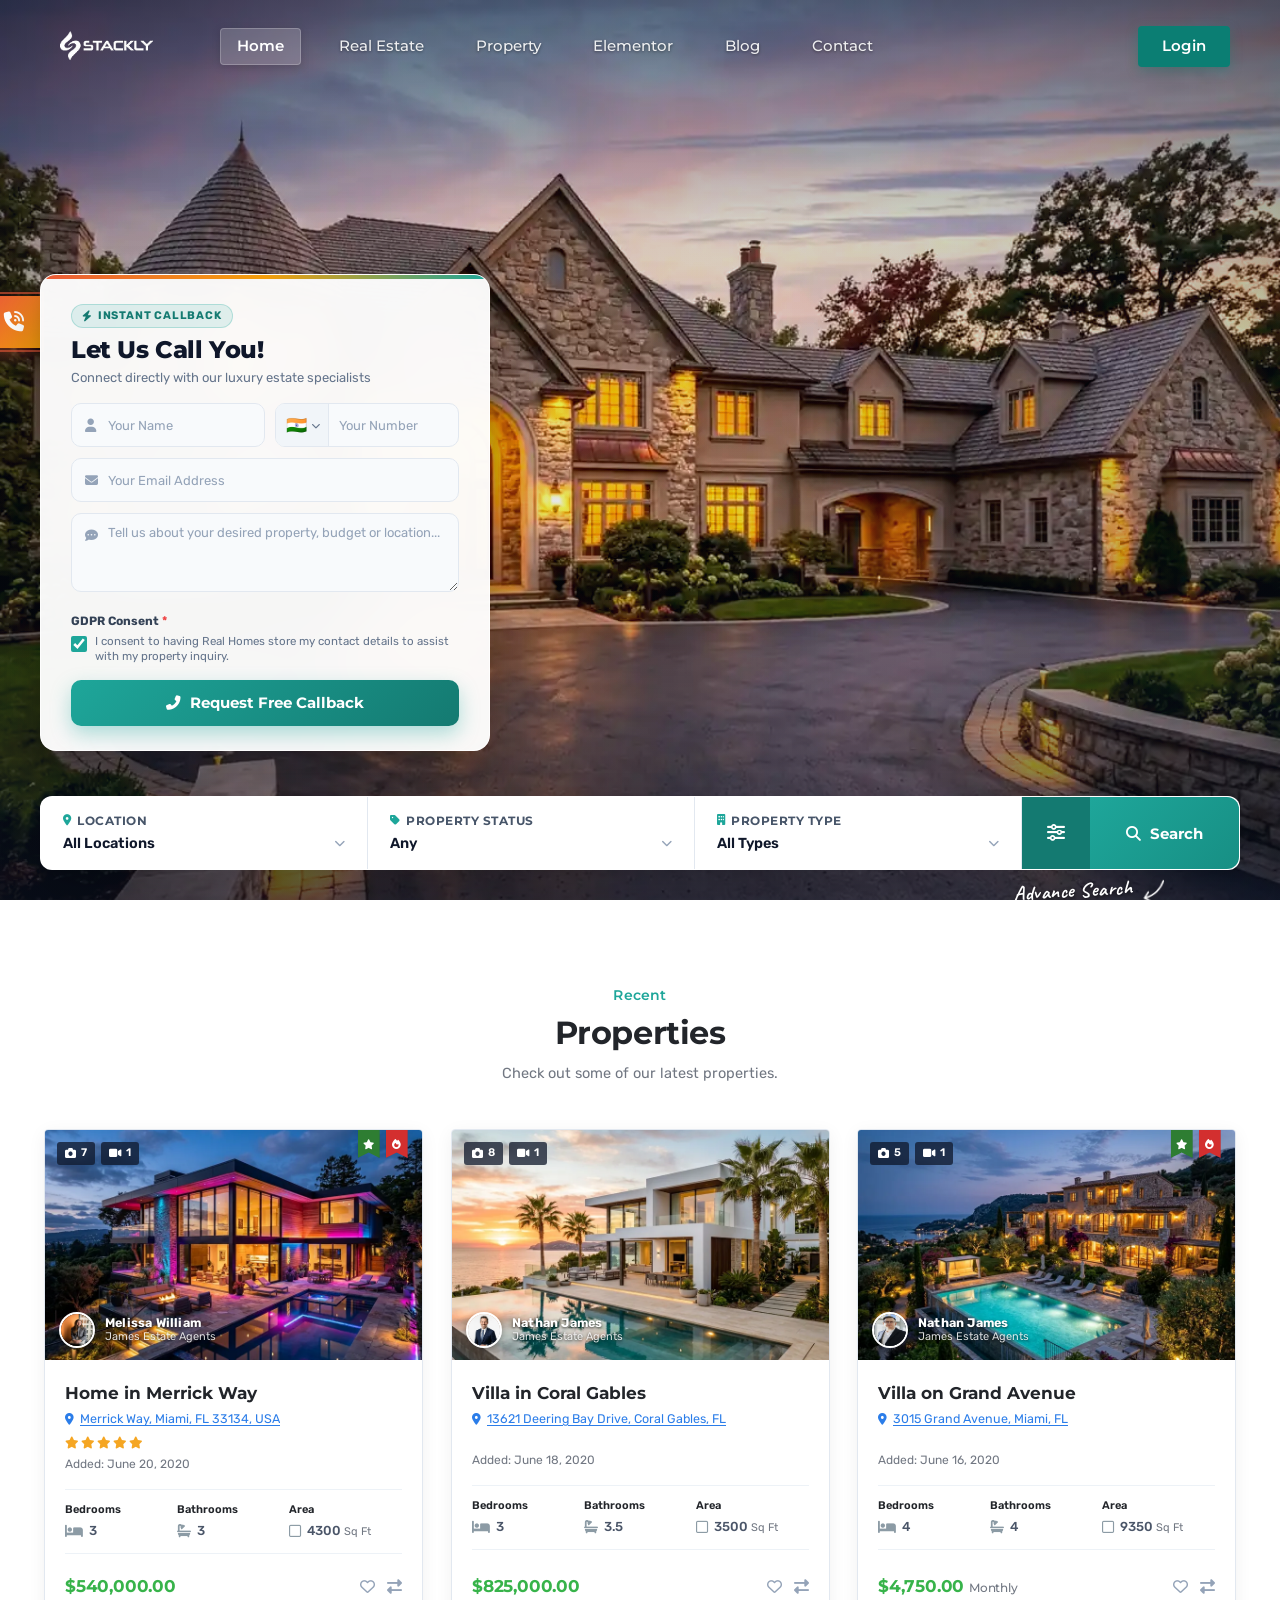
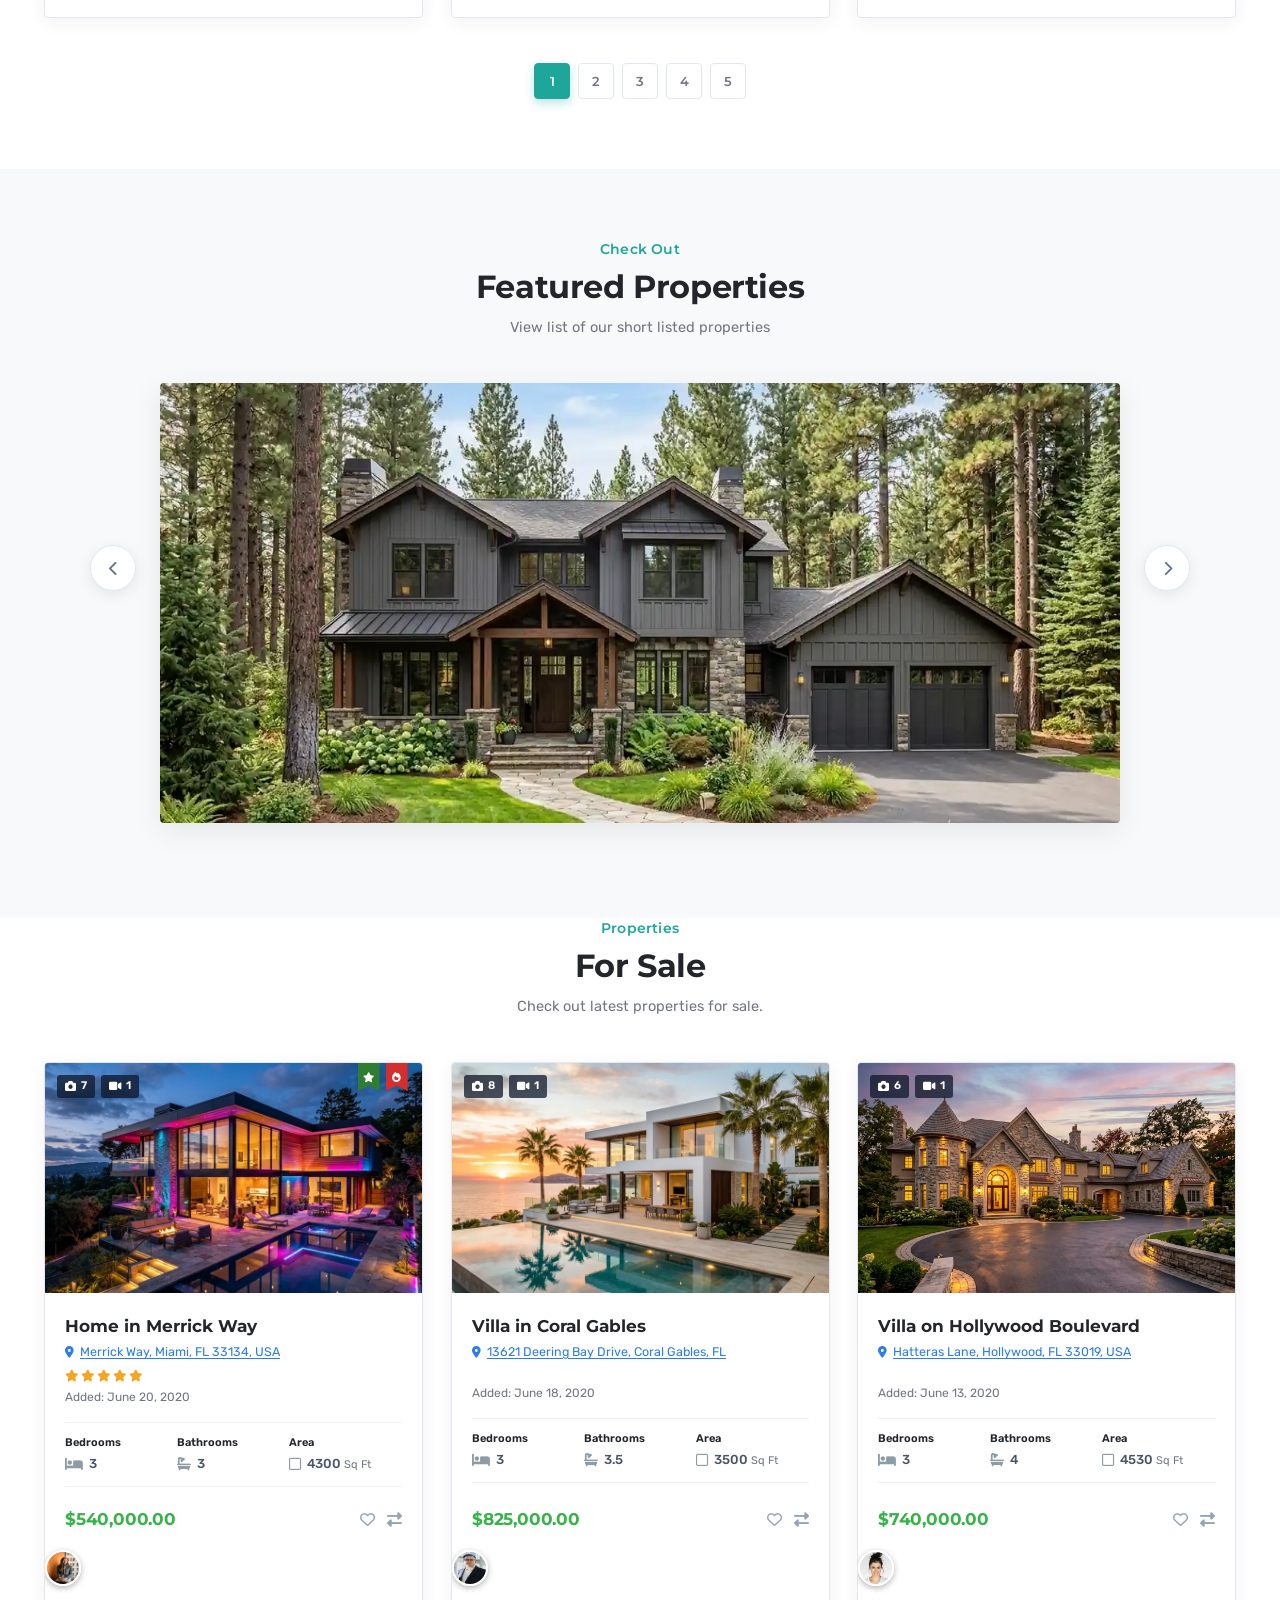
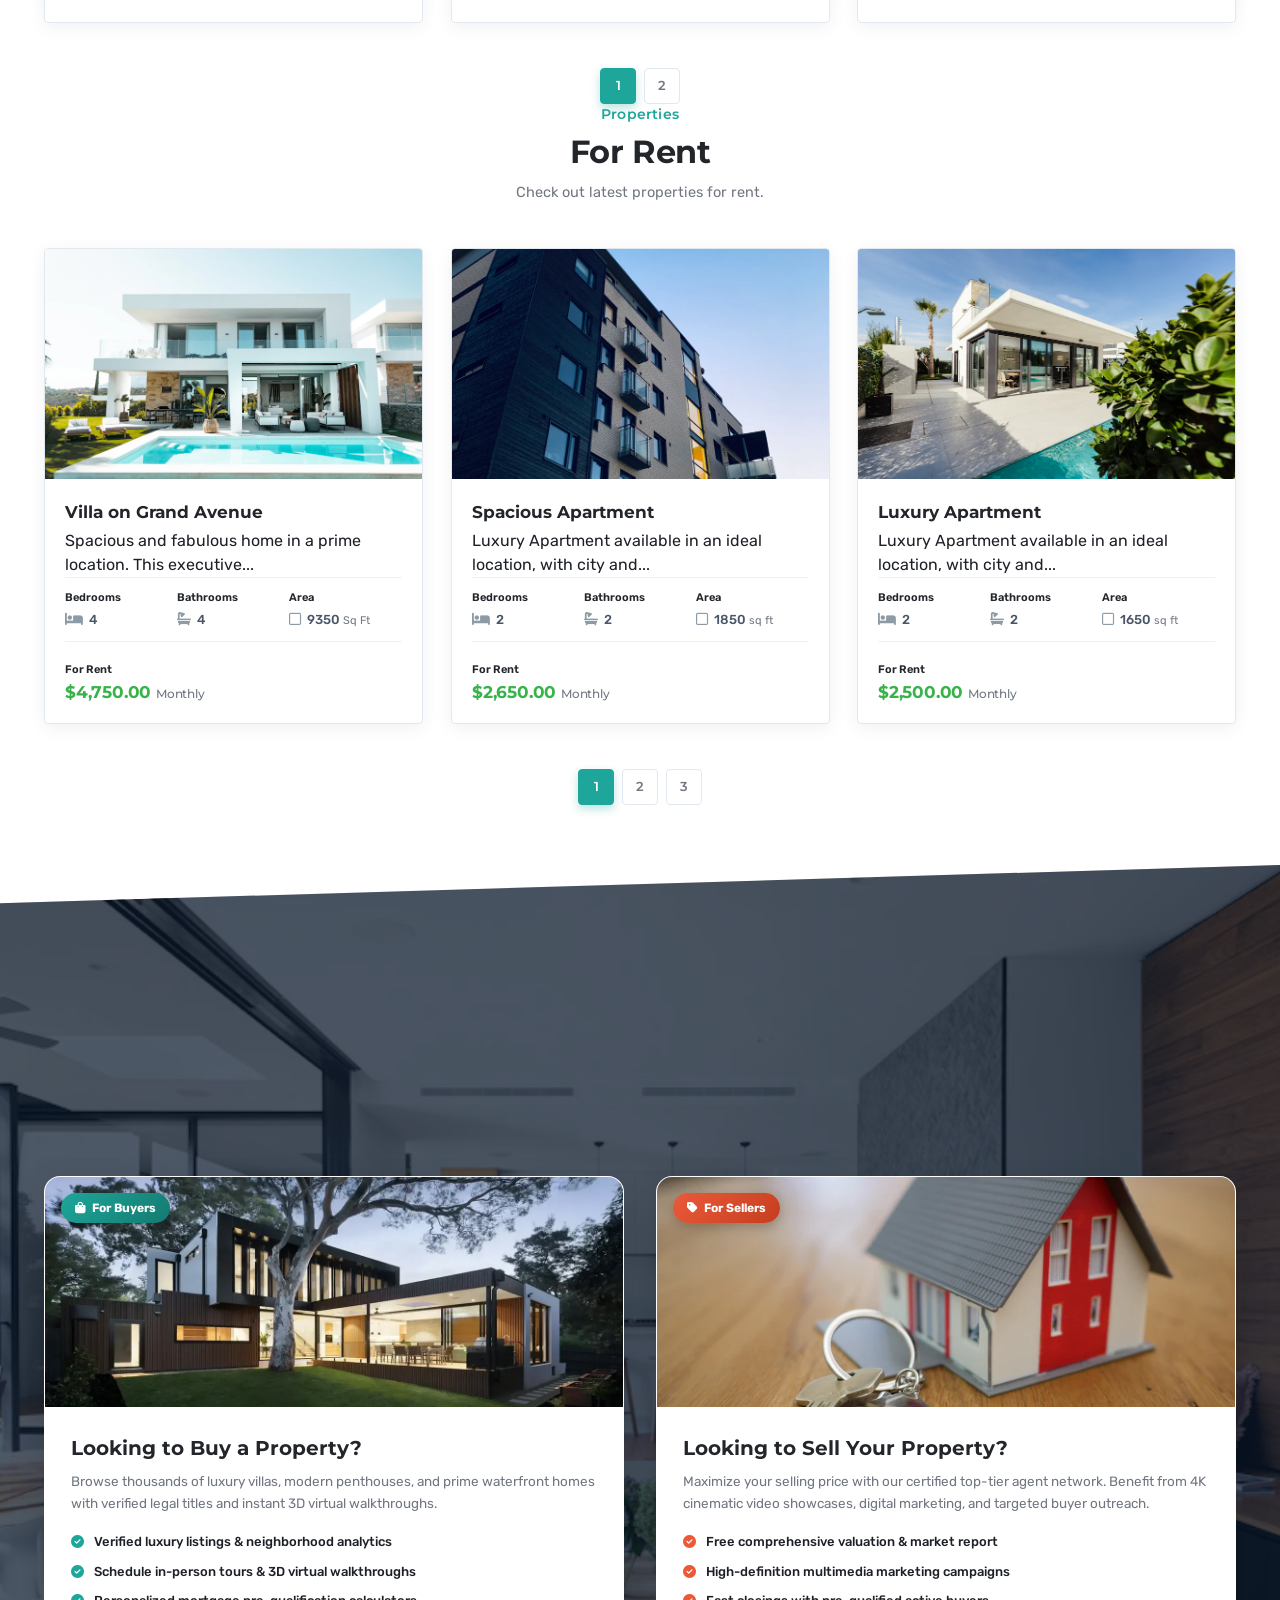
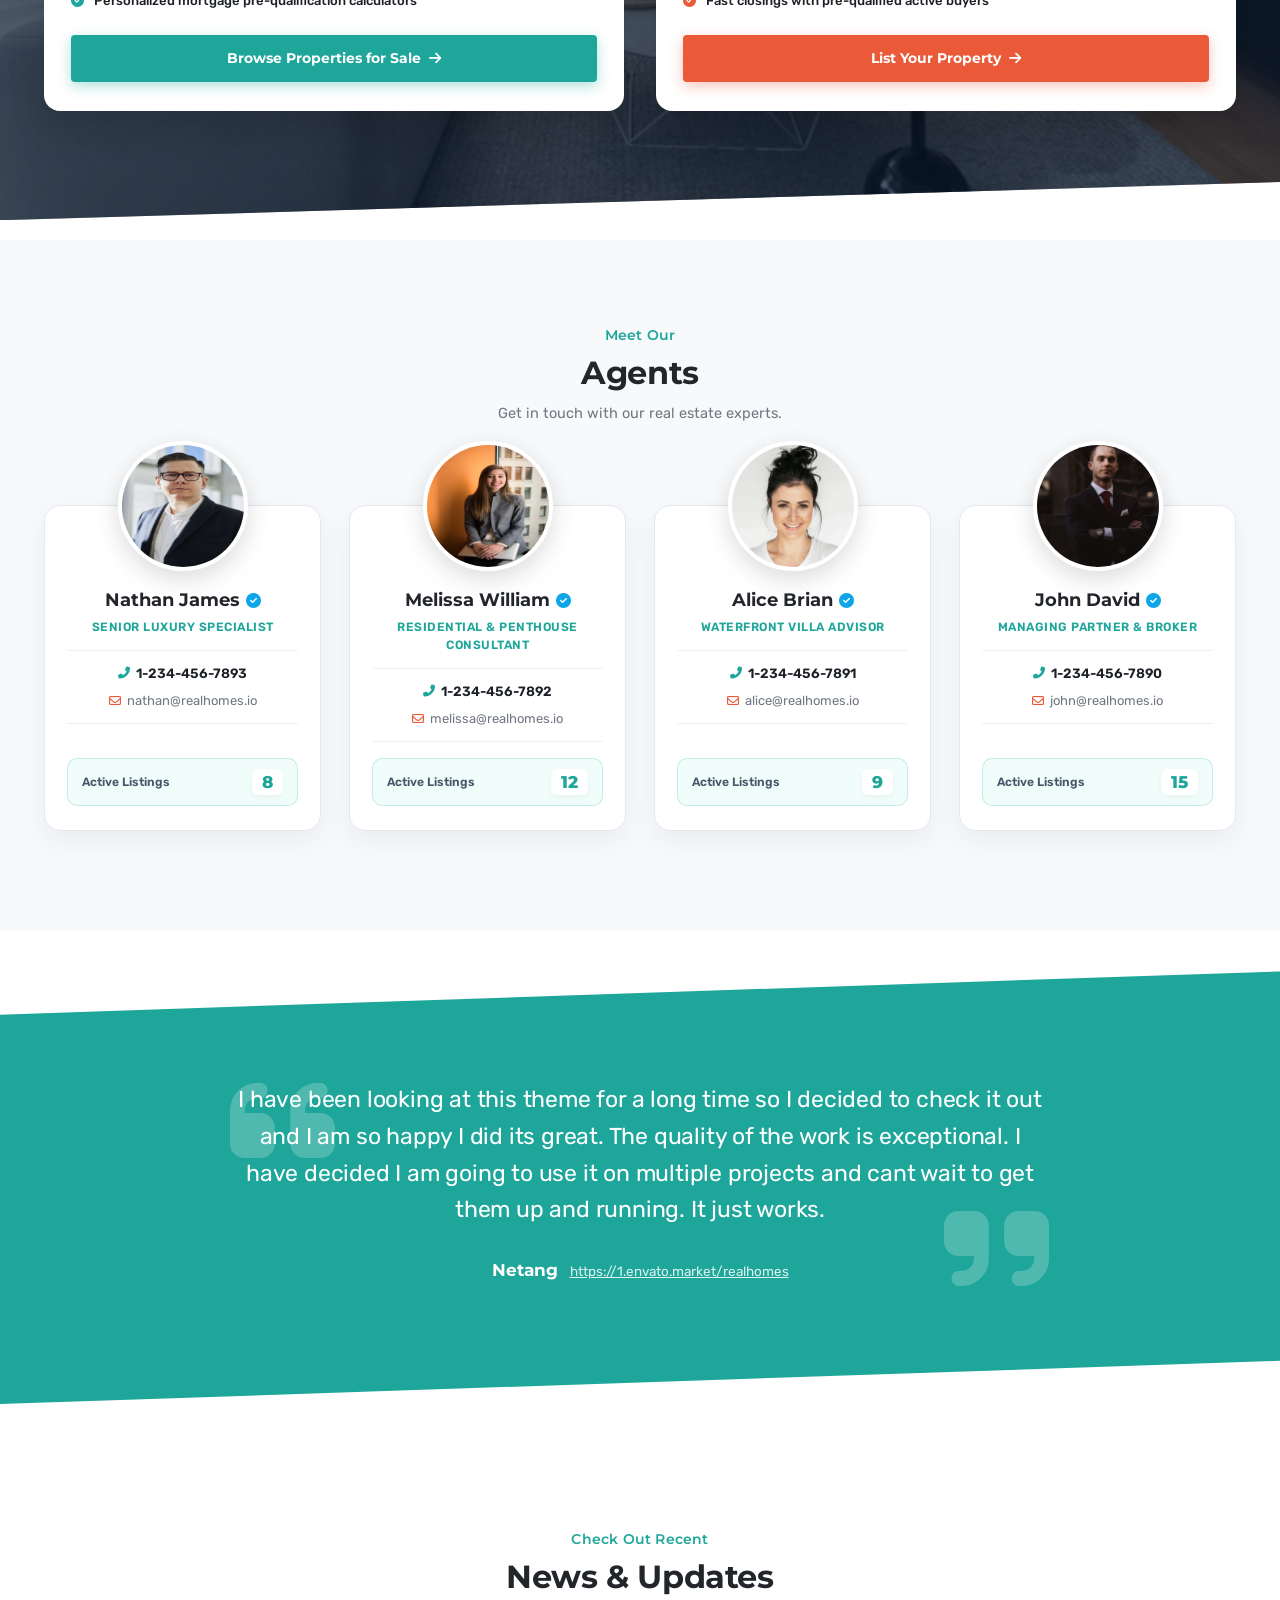
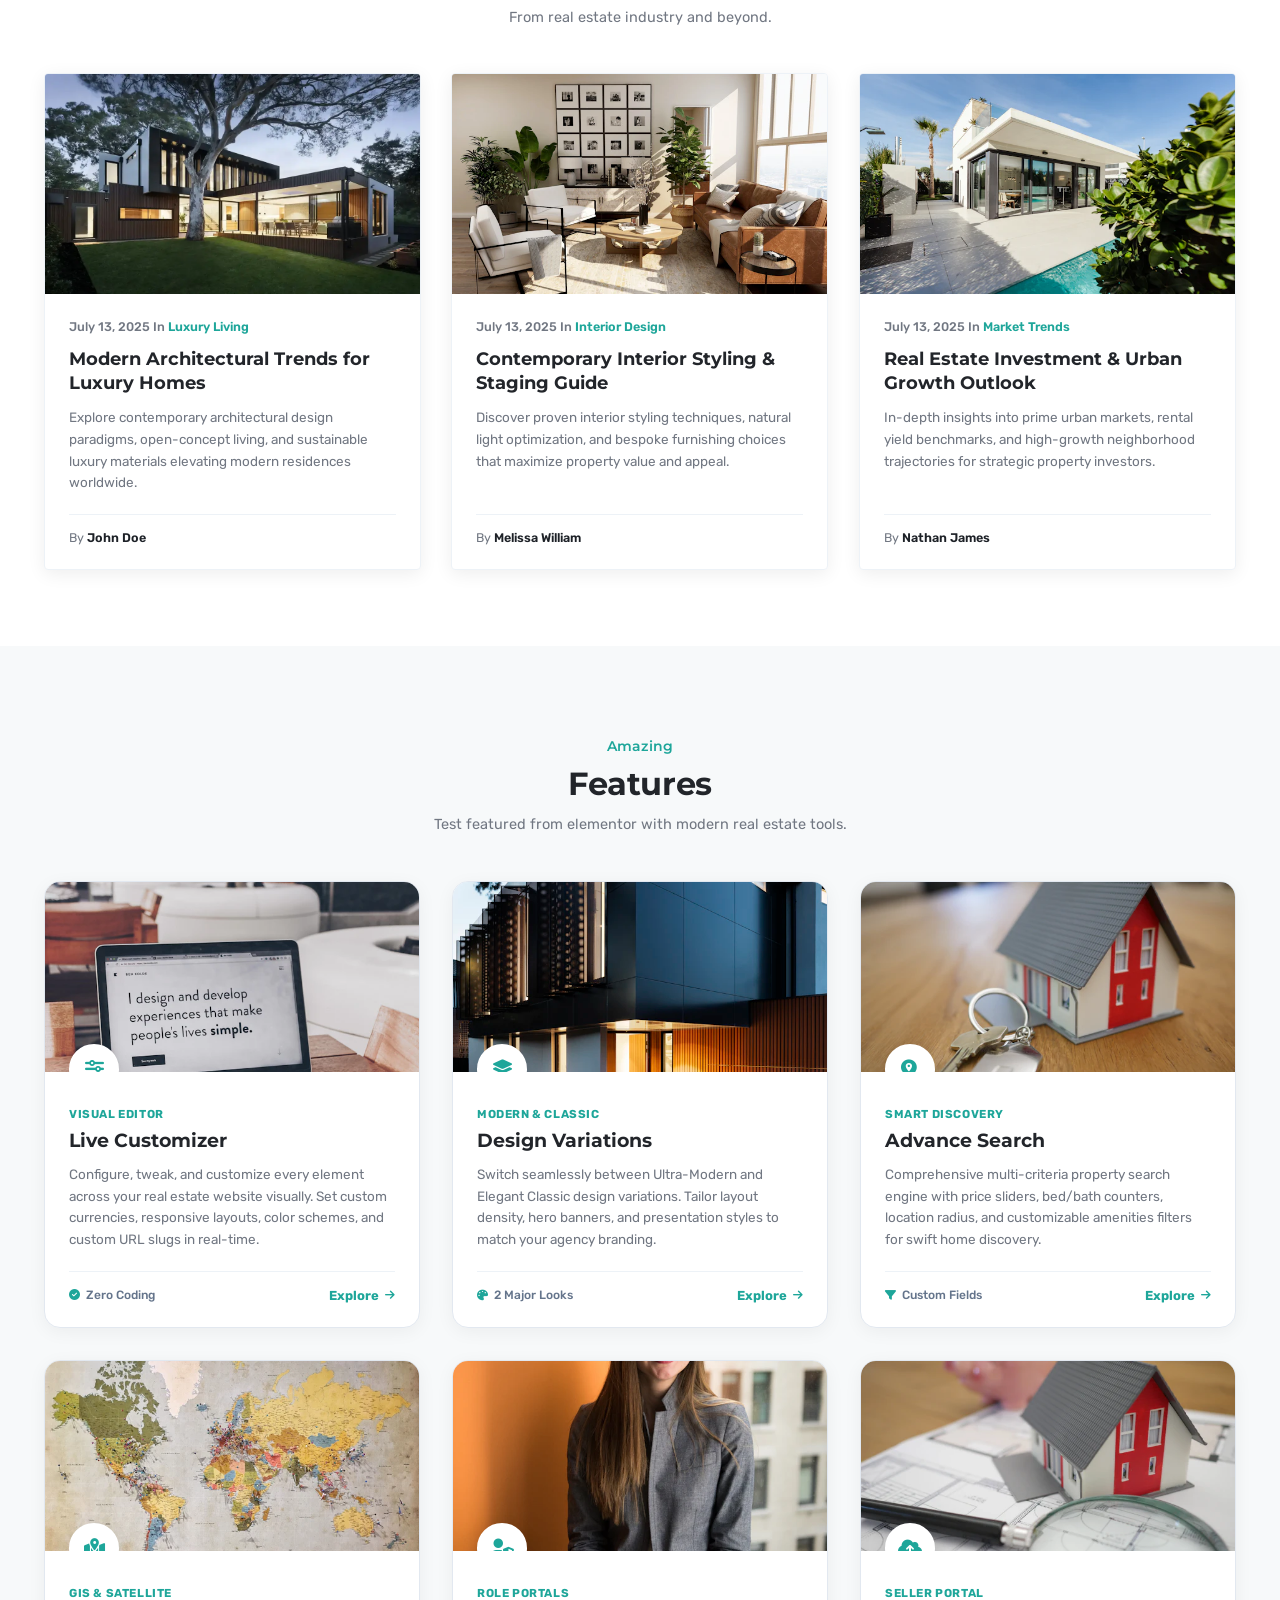
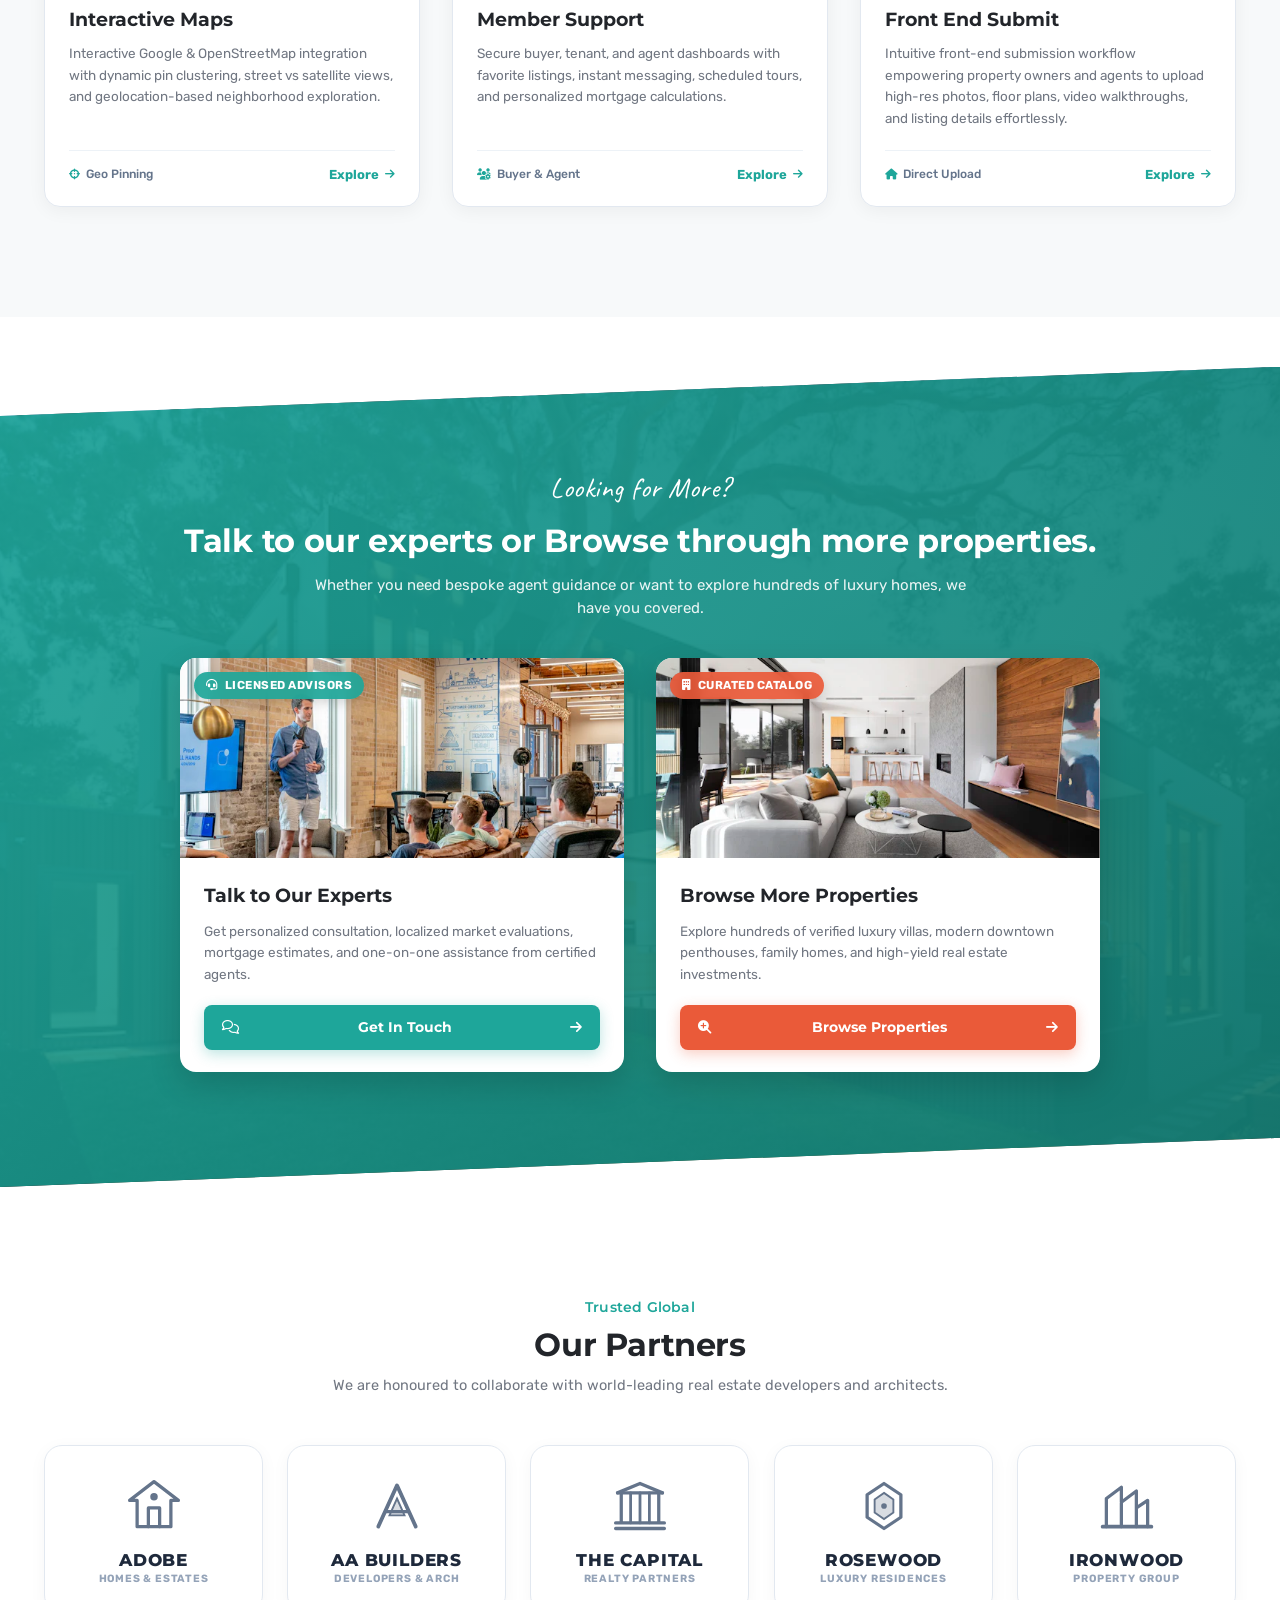
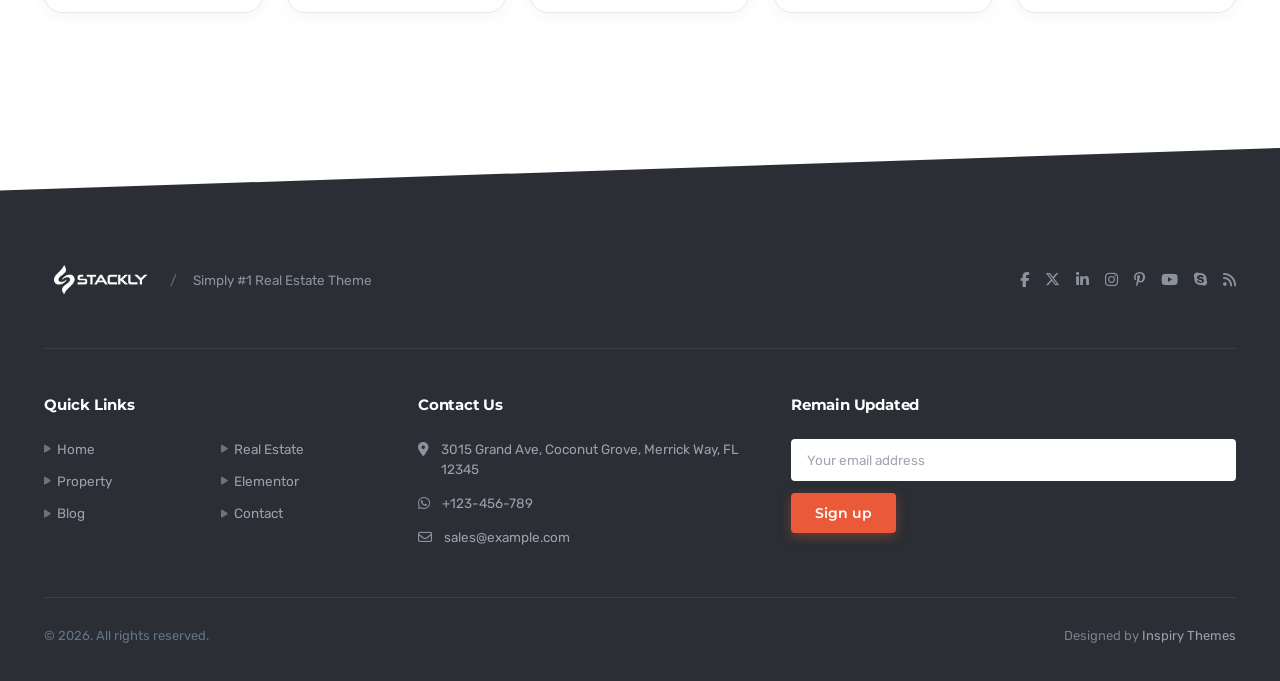
<file: index.html>
<!DOCTYPE html>
<html lang="en">
<head>
    <meta charset="UTF-8">
    <meta name="viewport" content="width=device-width, initial-scale=1.0">
    <title>Real Homes - Real Estate & Luxury Properties</title>
    
    <!-- Meta SEO & Favicon -->
    <meta name="description" content="Find your dream luxury home with Real Homes. Search exclusive properties, villas, and modern apartments.">
    <link rel="icon" type="image/svg+xml" href="assets/images/logo.svg">

    <!-- Font Awesome Icons -->
    <link rel="stylesheet" href="https://cdnjs.cloudflare.com/ajax/libs/font-awesome/6.5.1/css/all.min.css" integrity="sha512-DTOQO9RWCH3ppGqcWaEA1BIZOC6xxalwEsw9c2QQeAIftl+Vegovlnee1c9QX4TctnWMn13TZye+giMm8e2LwA==" crossorigin="anonymous" referrerpolicy="no-referrer" />

    <!-- Project Stylesheet -->
    <link rel="stylesheet" href="assets/css/style.css">
<body>

    <!-- =========================================================================
         ADVANCED LUXURY PRELOADER (THEME-POWERED WITH STACKLY LOGO & ORBITING ICONS)
         ========================================================================= -->
    <div class="site-preloader" id="sitePreloader" aria-label="Loading Real Homes">
        <!-- Ambient Glowing Aura Orbs -->
        <div class="preloader-glow-orb preloader-glow-1"></div>
        <div class="preloader-glow-orb preloader-glow-2"></div>
        <div class="preloader-glow-orb preloader-glow-3"></div>

        <div class="preloader-content-wrap">
            
            <!-- Central Orbital Arena with Real Estate Theme Icons -->
            <div class="preloader-orbit-arena">
                
                <!-- Rotating Pulsing Halos with Real Estate Badges -->
                <div class="orbit-ring-outer">
                    <div class="orbit-icon-item icon-pos-1" title="Luxury Estates"><i class="fas fa-home"></i></div>
                    <div class="orbit-icon-item icon-pos-2" title="Penthouse & Architecture"><i class="fas fa-building"></i></div>
                    <div class="orbit-icon-item icon-pos-3" title="Prime Locations"><i class="fas fa-map-marked-alt"></i></div>
                    <div class="orbit-icon-item icon-pos-4" title="Verified Keys"><i class="fas fa-key"></i></div>
                </div>
                
                <div class="orbit-ring-inner">
                    <span class="orbit-icon-dot dot-1"></span>
                    <span class="orbit-icon-dot dot-2"></span>
                    <span class="orbit-icon-dot dot-3"></span>
                </div>

                <!-- Central Glassmorphism Brand Logo Emblem -->
                <div class="preloader-logo-core">
                    <div class="preloader-logo-emblem">
                        <img src="stackly1.webp" alt="Stackly Logo" class="preloader-brand-img">
                    </div>
                    <div class="preloader-pulse-wave"></div>
                </div>

            </div>

            <!-- Preloader Typography & Live Progress -->
            <div class="preloader-meta-wrap">
                <div class="preloader-brand-title">REAL HOMES</div>
                <div class="preloader-status-text" id="preloaderStatusText">Curating Luxury Portfolios...</div>

                <!-- Sleek High-Tech Progress Track -->
                <div class="preloader-progress-track">
                    <div class="preloader-progress-fill" id="preloaderProgressFill"></div>
                </div>

                <!-- Counter Percentage & Feature Badges -->
                <div class="preloader-bottom-row">
                    <div class="preloader-feature-badges">
                        <span><i class="fas fa-shield-alt"></i> Verified</span>
                        <span><i class="fas fa-star"></i> Ultra-Luxury</span>
                    </div>
                    <div class="preloader-percent-counter" id="preloaderPercent">0%</div>
                </div>
            </div>

        </div>
    </div>

    <div class="page-wrapper">
        
        <!-- HERO SECTION -->
        <section class="hero-section" id="heroSection">
            <!-- Dynamic 5 Slow-Motion Real Estate Theme Video Showcase (Watermark-Free, Under 5MB) -->
            <div class="hero-video-bg-container" id="heroVideoBgContainer" aria-label="Hero Background Video Showcase">
                
                <!-- Video Slide 1: The Mangrove Luxury Villa (High-Definition, Under 5MB, Watermark-Free) -->
                <div class="hero-video-slide active" data-slide-index="0" data-title="The Mangrove Luxury Villa" data-location="Goa Coast, India" data-type="Modern Tropical Villa &amp; Pool" data-price="$6,850,000">
                    <video class="hero-bg-video" autoplay muted loop playsinline preload="auto" poster="assets/images/hero-bg.webp">
                        <source src="assets/videos/hero-video-11.mp4" type="video/mp4">
                    </video>
                </div>

                <!-- Video Slide 2: The Azure Resort Villa (Under 5MB, Watermark-Free) -->
                <div class="hero-video-slide" data-slide-index="1" data-title="The Azure Resort Villa" data-location="Palm Jumeirah, Dubai" data-type="Exclusive Beachfront Villa &amp; Pool" data-price="$12,800,000">
                    <video class="hero-bg-video" muted loop playsinline preload="auto" poster="assets/images/property-2.webp">
                        <source src="assets/videos/hero-video-2.mp4" type="video/mp4">
                    </video>
                </div>

                <!-- Video Slide 3: Superior Grand Estate (Under 5MB, Watermark-Free) -->
                <div class="hero-video-slide" data-slide-index="2" data-title="Superior Grand Estate" data-location="Malibu Coast, CA" data-type="Grand Villa &amp; Private Grounds" data-price="$15,500,000">
                    <video class="hero-bg-video" muted loop playsinline preload="auto" poster="assets/images/property-1.webp">
                        <source src="assets/videos/hero-video-3.mp4" type="video/mp4">
                    </video>
                </div>

                <!-- Video Slide 4: Deluxe Penthouse Suite (Under 5MB, Watermark-Free) -->
                <div class="hero-video-slide" data-slide-index="3" data-title="Deluxe Penthouse Suite" data-location="Manhattan, NY" data-type="Luxury Master Penthouse Suite" data-price="$9,750,000">
                    <video class="hero-bg-video" muted loop playsinline preload="auto" poster="assets/images/property-3.webp">
                        <source src="assets/videos/hero-video-4.mp4" type="video/mp4">
                    </video>
                </div>

                <!-- Video Slide 5: Ruia Architectural Estate (Under 5MB, Watermark-Free) -->
                <div class="hero-video-slide" data-slide-index="4" data-title="Ruia Architectural Estate" data-location="Aspen, CO" data-type="Contemporary Architectural Marvel" data-price="$11,200,000">
                    <video class="hero-bg-video" muted loop playsinline preload="auto" poster="assets/images/property-hollywood.webp">
                        <source src="assets/videos/hero-video-5.mp4" type="video/mp4">
                    </video>
                </div>
            </div>

            <!-- Multi-Layered Cinematic Dark & Vignette Overlays for Contrast & Readability -->
            <div class="hero-video-overlay-tint"></div>
            <div class="hero-overlay"></div>

            <!-- Top Header & Navigation -->
            <header class="site-header">
                <div class="header-container">
                    
                    <!-- Brand Logo -->
                    <a href="index.html" class="brand-logo">
                       <img src="stackly1.webp" alt="Stackly llogo" style="height: 45px; width: auto;">
                    </a>

                    <!-- Main Navigation Menu -->
                    <nav class="main-nav" id="mainNav">
                        <ul class="nav-list">
                            <li><a href="index.html" class="nav-link active-tab">Home</a></li>
                            <li><a href="real-estate.html" class="nav-link">Real Estate</a></li>
                            <li><a href="property.html" class="nav-link">Property</a></li>
                            <li><a href="elementor.html" class="nav-link">Elementor</a></li>
                            <li><a href="blog.html" class="nav-link">Blog</a></li>
                            <li><a href="contact.html" class="nav-link">Contact</a></li>
                        </ul>
                    </nav>

                    <!-- Header Right Elements -->
                    <div class="header-right">
                        <a href="login.html" class="btn-header-login">Login</a>

                        <!-- Mobile Hamburger Toggle -->
                        <button class="mobile-nav-toggle" id="mobileNavToggle" aria-label="Toggle navigation">
                            <i class="fas fa-bars"></i>
                        </button>
                    </div>

                </div>
            </header>

            <!-- Hero Main Content: Clean Video Background with Right Floating Contact Card -->
            <div class="hero-main-content">
                
                <!-- Right Floating Contact Card -->
                <div class="call-card-wrapper">
                    
                    <!-- Animated Glowing Phone Floating Badge -->
                    <div class="card-badge-phone" title="Request a Free Callback">
                        <div class="badge-pulse-ring"></div>
                        <i class="fas fa-phone-volume"></i>
                    </div>

                    <div class="call-card">
                        <div class="call-card-header">
                            <div class="call-badge-pill"><i class="fas fa-bolt"></i> Instant Callback</div>
                            <h2 class="call-card-title">Let Us Call You!</h2>
                            <p class="call-card-subtitle">Connect directly with our luxury estate specialists</p>
                        </div>

                        <!-- Callback Form -->
                        <form class="call-form" id="letUsCallForm" novalidate>
                            
                            <!-- Name & Phone Row -->
                            <div class="form-row-split">
                                <div class="form-control-wrap">
                                    <i class="fas fa-user form-field-icon"></i>
                                    <input type="text" id="userNameInput" class="form-input with-icon" placeholder="Your Name" required oninput="this.value = this.value.replace(/[^a-zA-Z\s]/g, '')" onkeypress="return /[a-zA-Z\s]/.test(event.key)">
                                </div>

                                <div class="phone-input-group">
                                    <div class="country-flag-selector" id="countryFlagSelector" title="Select Country Code">
                                        <span class="flag-emoji" id="selectedFlagDisplay">&#x1F1EE;&#x1F1F3;</span>
                                        <i class="fas fa-chevron-down flag-chevron"></i>
                                    </div>
                                    <input type="tel" id="phoneNumberInput" class="form-input phone-number-input" placeholder="Your Number" inputmode="numeric" oninput="this.value = this.value.replace(/[^0-9]/g, '')" onkeypress="return /[0-9]/.test(event.key)">

                                    <!-- Country Dropdown -->
                                    <div class="country-dropdown-menu" id="countryDropdownMenu">
                                        <div class="country-option selected" data-flag="&#x1F1EE;&#x1F1F3;" data-dial="+91">
                                            <span>&#x1F1EE;&#x1F1F3;</span> <span>India</span> <span class="country-dial">+91</span>
                                        </div>
                                        <div class="country-option" data-flag="&#x1F1FA;&#x1F1F8;" data-dial="+1">
                                            <span>&#x1F1FA;&#x1F1F8;</span> <span>United States</span> <span class="country-dial">+1</span>
                                        </div>
                                        <div class="country-option" data-flag="&#x1F1EC;&#x1F1E7;" data-dial="+44">
                                            <span>&#x1F1EC;&#x1F1E7;</span> <span>United Kingdom</span> <span class="country-dial">+44</span>
                                        </div>
                                        <div class="country-option" data-flag="&#x1F1E8;&#x1F1E6;" data-dial="+1">
                                            <span>&#x1F1E8;&#x1F1E6;</span> <span>Canada</span> <span class="country-dial">+1</span>
                                        </div>
                                        <div class="country-option" data-flag="&#x1F1E6;&#x1F1FA;" data-dial="+61">
                                            <span>&#x1F1E6;&#x1F1FA;</span> <span>Australia</span> <span class="country-dial">+61</span>
                                        </div>
                                        <div class="country-option" data-flag="&#x1F1E6;&#x1F1EA;" data-dial="+971">
                                            <span>&#x1F1E6;&#x1F1EA;</span> <span>UAE</span> <span class="country-dial">+971</span>
                                        </div>
                                        <div class="country-option" data-flag="&#x1F1E9;&#x1F1EA;" data-dial="+49">
                                            <span>&#x1F1E9;&#x1F1EA;</span> <span>Germany</span> <span class="country-dial">+49</span>
                                        </div>
                                        <div class="country-option" data-flag="&#x1F1EB;&#x1F1F7;" data-dial="+33">
                                            <span>&#x1F1EB;&#x1F1F7;</span> <span>France</span> <span class="country-dial">+33</span>
                                        </div>
                                    </div>
                                </div>
                            </div>

                            <!-- Email Row -->
                            <div class="form-control-wrap">
                                <i class="fas fa-envelope form-field-icon"></i>
                                <input type="email" id="userEmailInput" class="form-input with-icon" placeholder="Your Email Address" required>
                            </div>

                            <!-- Textarea Row -->
                            <div class="form-control-wrap">
                                <i class="fas fa-comment-dots form-field-icon textarea-icon"></i>
                                <textarea id="userMessageInput" class="form-input form-textarea with-icon" placeholder="Tell us about your desired property, budget or location..." rows="3"></textarea>
                            </div>

                            <!-- GDPR Agreement Section -->
                            <div class="gdpr-section">
                                <div class="gdpr-title">GDPR Consent <span class="required">*</span></div>
                                <label class="gdpr-checkbox-container">
                                    <input type="checkbox" id="gdprCheckbox" class="gdpr-checkbox" required checked>
                                    <span class="gdpr-text">I consent to having Real Homes store my contact details to assist with my property inquiry.</span>
                                </label>
                            </div>

                            <!-- Submit Button -->
                            <button type="submit" class="btn-submit-call">
                                <i class="fas fa-phone-alt"></i>
                                <span>Request Free Callback</span>
                            </button>
                        </form>
                    </div>

                </div>
            </div>

            <!-- Hero Footer: Bottom Search Bar -->
            <div class="hero-footer-search">
                <div class="search-bar-wrapper">
                    
                    <div class="search-bar-container">
                        
                        <!-- Location Segment -->
                        <div class="search-segment" id="locSegment" tabindex="0" role="button" aria-haspopup="listbox" aria-expanded="false">
                            <div class="segment-header-row">
                                <i class="fas fa-map-marker-alt segment-lead-icon"></i>
                                <span class="search-label">Location</span>
                            </div>
                            <div class="search-select-display">
                                <span class="selected-text">All Locations</span>
                                <i class="fas fa-chevron-down chevron-icon"></i>
                            </div>
                            <ul class="search-dropdown-options" role="listbox">
                                <li class="search-option-item selected" data-value="all"><i class="fas fa-globe"></i> All Locations</li>
                                <li class="search-option-item" data-value="Beverly Hills"><i class="fas fa-city"></i> Beverly Hills, CA</li>
                                <li class="search-option-item" data-value="Manhattan"><i class="fas fa-building"></i> Manhattan, NY</li>
                                <li class="search-option-item" data-value="Miami"><i class="fas fa-umbrella-beach"></i> Miami Beach, FL</li>
                                <li class="search-option-item" data-value="Austin"><i class="fas fa-tree"></i> Austin, TX</li>
                                <li class="search-option-item" data-value="Chicago"><i class="fas fa-landmark"></i> Chicago, IL</li>
                                <li class="search-option-item" data-value="San Francisco"><i class="fas fa-bridge"></i> San Francisco, CA</li>
                            </ul>
                        </div>

                        <!-- Property Status Segment -->
                        <div class="search-segment" id="statusSegment" tabindex="0" role="button" aria-haspopup="listbox" aria-expanded="false">
                            <div class="segment-header-row">
                                <i class="fas fa-tag segment-lead-icon"></i>
                                <span class="search-label">Property Status</span>
                            </div>
                            <div class="search-select-display">
                                <span class="selected-text">Any</span>
                                <i class="fas fa-chevron-down chevron-icon"></i>
                            </div>
                            <ul class="search-dropdown-options" role="listbox">
                                <li class="search-option-item selected" data-value="all"><i class="fas fa-asterisk"></i> Any Status</li>
                                <li class="search-option-item" data-value="For Sale"><i class="fas fa-home"></i> For Sale</li>
                                <li class="search-option-item" data-value="For Rent"><i class="fas fa-key"></i> For Rent</li>
                                <li class="search-option-item" data-value="Featured"><i class="fas fa-star"></i> Featured Only</li>
                                <li class="search-option-item" data-value="Reduced Price"><i class="fas fa-percentage"></i> Reduced Price</li>
                            </ul>
                        </div>

                        <!-- Property Type Segment -->
                        <div class="search-segment" id="typeSegment" tabindex="0" role="button" aria-haspopup="listbox" aria-expanded="false">
                            <div class="segment-header-row">
                                <i class="fas fa-building segment-lead-icon"></i>
                                <span class="search-label">Property Type</span>
                            </div>
                            <div class="search-select-display">
                                <span class="selected-text">All Types</span>
                                <i class="fas fa-chevron-down chevron-icon"></i>
                            </div>
                            <ul class="search-dropdown-options" role="listbox">
                                <li class="search-option-item selected" data-value="all"><i class="fas fa-layer-group"></i> All Types</li>
                                <li class="search-option-item" data-value="Villa"><i class="fas fa-hotel"></i> Luxury Villa</li>
                                <li class="search-option-item" data-value="Single Family Home"><i class="fas fa-house-user"></i> Single Family Home</li>
                                <li class="search-option-item" data-value="Apartment"><i class="fas fa-building"></i> Modern Apartment</li>
                                <li class="search-option-item" data-value="Townhouse"><i class="fas fa-city"></i> Townhouse</li>
                                <li class="search-option-item" data-value="Commercial"><i class="fas fa-store"></i> Commercial Space</li>
                            </ul>
                        </div>

                        <!-- Search Action Buttons -->
                        <div class="search-actions-group">
                            <button type="button" class="btn-advance-search-toggle" id="btnAdvSearchToggle" title="Advance Filters" aria-label="Toggle Advance Search" aria-expanded="false">
                                <i class="fas fa-sliders-h"></i>
                            </button>
                            <button type="button" class="btn-main-search" id="btnMainSearch">
                                <i class="fas fa-search"></i>
                                <span>Search</span>
                            </button>
                        </div>

                    </div>

                    <!-- Advance Search Handwritten Note & Curved Arrow -->
                    <div class="advance-search-note" id="advanceSearchNote">
                        <span class="advance-search-text">Advance Search</span>
                        <svg class="curved-arrow-svg" viewBox="0 0 32 36" fill="none" xmlns="http://www.w3.org/2000/svg">
                            <path d="M28 4C26 14 18 24 6 28M6 28L14 31M6 28L10 20" stroke="#2d3748" stroke-width="2" stroke-linecap="round" stroke-linejoin="round"/>
                        </svg>
                    </div>

                    <!-- Expandable Advance Search Drawer -->
                    <div class="advance-search-drawer" id="advanceSearchDrawer">
                        <div class="drawer-grid">
                            <div class="drawer-field">
                                <label for="minPrice">Min Price ($)</label>
                                <select id="minPrice" class="drawer-select">
                                    <option value="">Any</option>
                                    <option value="250000">$250,000</option>
                                    <option value="500000">$500,000</option>
                                    <option value="1000000">$1,000,000</option>
                                    <option value="2500000">$2,500,000</option>
                                </select>
                            </div>
                            <div class="drawer-field">
                                <label for="maxPrice">Max Price ($)</label>
                                <select id="maxPrice" class="drawer-select">
                                    <option value="">Any</option>
                                    <option value="1000000">$1,000,000</option>
                                    <option value="2500000">$2,500,000</option>
                                    <option value="5000000">$5,000,000</option>
                                    <option value="10000000">$10,000,000+</option>
                                </select>
                            </div>
                            <div class="drawer-field">
                                <label for="bedrooms">Bedrooms</label>
                                <select id="bedrooms" class="drawer-select">
                                    <option value="">Any</option>
                                    <option value="1">1+</option>
                                    <option value="2">2+</option>
                                    <option value="3">3+</option>
                                    <option value="4">4+</option>
                                    <option value="5">5+</option>
                                </select>
                            </div>
                            <div class="drawer-field">
                                <label for="bathrooms">Bathrooms</label>
                                <select id="bathrooms" class="drawer-select">
                                    <option value="">Any</option>
                                    <option value="1">1+</option>
                                    <option value="2">2+</option>
                                    <option value="3">3+</option>
                                    <option value="4">4+</option>
                                </select>
                            </div>
                        </div>

                        <!-- Amenities Checkboxes -->
                        <div class="drawer-features">
                            <label class="drawer-checkbox-label">
                                <input type="checkbox" checked> Air Conditioning
                            </label>
                            <label class="drawer-checkbox-label">
                                <input type="checkbox" checked> Swimming Pool
                            </label>
                            <label class="drawer-checkbox-label">
                                <input type="checkbox"> Central Heating
                            </label>
                            <label class="drawer-checkbox-label">
                                <input type="checkbox" checked> Garden
                            </label>
                            <label class="drawer-checkbox-label">
                                <input type="checkbox" checked> Garage
                            </label>
                            <label class="drawer-checkbox-label">
                                <input type="checkbox"> Security System
                            </label>
                        </div>
                    </div>

                </div>
            </div>

        </section>

        <!-- =================================================================
             SECTION 1: RECENT PROPERTIES
             ================================================================= -->
        <section class="recent-properties-section" id="recentProperties">
            <div class="section-container">
                
                <!-- Section Header -->
                <div class="section-heading-wrap text-center">
                    <span class="section-subtitle">Recent</span>
                    <h2 class="section-title">Properties</h2>
                    <p class="section-desc">Check out some of our latest properties.</p>
                </div>

                <!-- Properties 3-Column Grid -->
                <div class="properties-grid">
                    
                    <!-- Property Card 1 -->
                    <article class="property-card">
                        <div class="property-thumbnail-wrap">
                            <img src="assets/images/property-1.webp" alt="Home in Merrick Way" class="property-thumb" loading="lazy">
                            
                            <!-- Media Badges Top-Left -->
                            <div class="media-badges-group">
                                <span class="media-badge"><i class="fas fa-camera"></i> 7</span>
                                <span class="media-badge"><i class="fas fa-video"></i> 1</span>
                            </div>

                            <!-- Ribbon Badges Top-Right -->
                            <div class="ribbon-badges-group">
                                <span class="ribbon-badge ribbon-featured" title="Featured Property"><i class="fas fa-star"></i></span>
                                <span class="ribbon-badge ribbon-hot" title="Hot Offer"><i class="fas fa-fire"></i></span>
                            </div>

                            <!-- Floating Agent Pill -->
                            <div class="property-agent-pill">
                                <img src="assets/images/agent-profile-2.webp" alt="Melissa William" class="agent-avatar">
                                <div class="agent-meta">
                                    <span class="agent-name">Melissa William</span>
                                    <span class="agent-agency">James Estate Agents</span>
                                </div>
                            </div>
                        </div>

                        <div class="property-card-body">
                            <h3 class="property-title"><a href="404.html">Home in Merrick Way</a></h3>
                            <div class="property-location">
                                <i class="fas fa-map-marker-alt"></i>
                                <a href="404.html">Merrick Way, Miami, FL 33134, USA</a>
                            </div>

                            <div class="property-rating" title="5 Star Rating">
                                <i class="fas fa-star"></i>
                                <i class="fas fa-star"></i>
                                <i class="fas fa-star"></i>
                                <i class="fas fa-star"></i>
                                <i class="fas fa-star"></i>
                            </div>

                            <div class="property-date">Added: June 20, 2020</div>

                            <div class="property-specs-table">
                                <div class="spec-col">
                                    <span class="spec-label">Bedrooms</span>
                                    <div class="spec-value"><i class="fas fa-bed"></i> <span>3</span></div>
                                </div>
                                <div class="spec-col">
                                    <span class="spec-label">Bathrooms</span>
                                    <div class="spec-value"><i class="fas fa-bath"></i> <span>3</span></div>
                                </div>
                                <div class="spec-col">
                                    <span class="spec-label">Area</span>
                                    <div class="spec-value"><i class="far fa-square"></i> <span>4300 <small>Sq Ft</small></span></div>
                                </div>
                            </div>

                            <div class="property-card-footer">
                                <div class="property-price">$540,000.00</div>
                                <div class="property-actions">
                                    <button type="button" class="btn-action-icon btn-favorite" title="Add to Favorites" aria-label="Favorite"><i class="far fa-heart"></i></button>
                                    <button type="button" class="btn-action-icon btn-compare" title="Compare Property" aria-label="Compare"><i class="fas fa-exchange-alt"></i></button>
                                </div>
                            </div>
                        </div>
                    </article>

                    <!-- Property Card 2 -->
                    <article class="property-card">
                        <div class="property-thumbnail-wrap">
                            <img src="assets/images/property-2.webp" alt="Villa in Coral Gables" class="property-thumb" loading="lazy">
                            
                            <div class="media-badges-group">
                                <span class="media-badge"><i class="fas fa-camera"></i> 8</span>
                                <span class="media-badge"><i class="fas fa-video"></i> 1</span>
                            </div>

                            <div class="property-agent-pill">
                                <img src="assets/images/agent-2.webp" alt="Nathan James" class="agent-avatar">
                                <div class="agent-meta">
                                    <span class="agent-name">Nathan James</span>
                                    <span class="agent-agency">James Estate Agents</span>
                                </div>
                            </div>
                        </div>

                        <div class="property-card-body">
                            <h3 class="property-title"><a href="#">Villa in Coral Gables</a></h3>
                            <div class="property-location">
                                <i class="fas fa-map-marker-alt"></i>
                                <a href="#">13621 Deering Bay Drive, Coral Gables, FL</a>
                            </div>

                            <div class="property-date spacer-top">Added: June 18, 2020</div>

                            <div class="property-specs-table">
                                <div class="spec-col">
                                    <span class="spec-label">Bedrooms</span>
                                    <div class="spec-value"><i class="fas fa-bed"></i> <span>3</span></div>
                                </div>
                                <div class="spec-col">
                                    <span class="spec-label">Bathrooms</span>
                                    <div class="spec-value"><i class="fas fa-bath"></i> <span>3.5</span></div>
                                </div>
                                <div class="spec-col">
                                    <span class="spec-label">Area</span>
                                    <div class="spec-value"><i class="far fa-square"></i> <span>3500 <small>Sq Ft</small></span></div>
                                </div>
                            </div>

                            <div class="property-card-footer">
                                <div class="property-price">$825,000.00</div>
                                <div class="property-actions">
                                    <button type="button" class="btn-action-icon btn-favorite" title="Add to Favorites" aria-label="Favorite"><i class="far fa-heart"></i></button>
                                    <button type="button" class="btn-action-icon btn-compare" title="Compare Property" aria-label="Compare"><i class="fas fa-exchange-alt"></i></button>
                                </div>
                            </div>
                        </div>
                    </article>

                    <!-- Property Card 3 -->
                    <article class="property-card">
                        <div class="property-thumbnail-wrap">
                            <img src="assets/images/property-3.webp" alt="Villa on Grand Avenue" class="property-thumb" loading="lazy">
                            
                            <div class="media-badges-group">
                                <span class="media-badge"><i class="fas fa-camera"></i> 5</span>
                                <span class="media-badge"><i class="fas fa-video"></i> 1</span>
                            </div>

                            <div class="ribbon-badges-group">
                                <span class="ribbon-badge ribbon-featured" title="Featured Property"><i class="fas fa-star"></i></span>
                                <span class="ribbon-badge ribbon-hot" title="Hot Offer"><i class="fas fa-fire"></i></span>
                            </div>

                            <div class="property-agent-pill">
                                <img src="assets/images/agent-profile-3.webp" alt="Nathan James" class="agent-avatar">
                                <div class="agent-meta">
                                    <span class="agent-name">Nathan James</span>
                                    <span class="agent-agency">James Estate Agents</span>
                                </div>
                            </div>
                        </div>

                        <div class="property-card-body">
                            <h3 class="property-title"><a href="#">Villa on Grand Avenue</a></h3>
                            <div class="property-location">
                                <i class="fas fa-map-marker-alt"></i>
                                <a href="#">3015 Grand Avenue, Miami, FL</a>
                            </div>

                            <div class="property-date spacer-top">Added: June 16, 2020</div>

                            <div class="property-specs-table">
                                <div class="spec-col">
                                    <span class="spec-label">Bedrooms</span>
                                    <div class="spec-value"><i class="fas fa-bed"></i> <span>4</span></div>
                                </div>
                                <div class="spec-col">
                                    <span class="spec-label">Bathrooms</span>
                                    <div class="spec-value"><i class="fas fa-bath"></i> <span>4</span></div>
                                </div>
                                <div class="spec-col">
                                    <span class="spec-label">Area</span>
                                    <div class="spec-value"><i class="far fa-square"></i> <span>9350 <small>Sq Ft</small></span></div>
                                </div>
                            </div>

                            <div class="property-card-footer">
                                <div class="property-price">$4,750.00 <span class="price-suffix">Monthly</span></div>
                                <div class="property-actions">
                                    <button type="button" class="btn-action-icon btn-favorite" title="Add to Favorites" aria-label="Favorite"><i class="far fa-heart"></i></button>
                                    <button type="button" class="btn-action-icon btn-compare" title="Compare Property" aria-label="Compare"><i class="fas fa-exchange-alt"></i></button>
                                </div>
                            </div>
                        </div>
                    </article>

                </div>

                <!-- Pagination -->
                <div class="properties-pagination">
                    <a href="404.html" type="button" class="page-num active">1</a>
                    <a href="404.html"   tyhpe="button" class="page-num">2</a>
                    <a href="404.html" type="button" class="page-num">3</a>
                    <a href="404.html" type="button" class="page-num">4</a>
                    <a href="404.html" type="button" class="page-num">5</a>
                </div>

            </div>
        </section>

        <!-- =================================================================
             SECTION 2: FEATURED PROPERTIES CAROUSEL
             ================================================================= -->
        <section class="featured-properties-section" id="featuredProperties">
            <div class="section-container">
                
                <!-- Section Header -->
                <div class="section-heading-wrap text-center">
                    <span class="section-subtitle">Check out</span>
                    <h2 class="section-title">Featured Properties</h2>
                    <p class="section-desc">View list of our short listed properties</p>
                </div>

                <!-- Carousel Slider Container -->
                <div class="featured-slider-wrapper">
                    
                    <!-- Left Arrow -->
                    <button type="button" class="slider-arrow arrow-prev" id="featuredPrev" aria-label="Previous Property">
                        <i class="fas fa-chevron-left"></i>
                    </button>

                    <!-- Showcase Viewport -->
                    <div class="featured-showcase-container">
                        <div class="featured-showcase-slide active">
                            <div class="featured-image-holder">
                                <img src="assets/images/featured-1.webp" alt="Home in Coral Gables" class="featured-main-img">
                            </div>

                            <!-- Floating Details Card -->
                            <div class="featured-details-card">
                                <div class="featured-tag-badge">Featured</div>
                                
                                <h3 class="featured-title"><a href="#">Home in Coral Gables</a></h3>
                                <p class="featured-description">
                                    Elegant retreat in a quiet Coral Gables setting. This home provides wonderful entertaining spaces with a chef's kitchen opening to...
                                </p>

                                <div class="featured-specs-table">
                                    <div class="spec-col">
                                        <span class="spec-label">Bedrooms</span>
                                        <div class="spec-value"><i class="fas fa-bed"></i> <span>4</span></div>
                                    </div>
                                    <div class="spec-col">
                                        <span class="spec-label">Bathrooms</span>
                                        <div class="spec-value"><i class="fas fa-bath"></i> <span>4.5</span></div>
                                    </div>
                                    <div class="spec-col">
                                        <span class="spec-label">Area</span>
                                        <div class="spec-value"><i class="far fa-square"></i> <span>3800 <small>Sq Ft</small></span></div>
                                    </div>
                                </div>

                                <div class="featured-card-footer">
                                    <div class="price-box">
                                        <span class="status-type">For Sale</span>
                                        <span class="price-value">$850,000.00</span>
                                    </div>
                                    <div class="property-actions">
                                        <button type="button" class="btn-action-icon btn-favorite" title="Add to Favorites" aria-label="Favorite"><i class="far fa-heart"></i></button>
                                        <button type="button" class="btn-action-icon btn-compare" title="Compare Property" aria-label="Compare"><i class="fas fa-exchange-alt"></i></button>
                                    </div>
                                </div>
                            </div>
                        </div>
                    </div>

                    <!-- Right Arrow -->
                    <button type="button" class="slider-arrow arrow-next" id="featuredNext" aria-label="Next Property">
                        <i class="fas fa-chevron-right"></i>
                    </button>

                </div>

            </div>
        </section>

        <!-- =================================================================
             SECTION 3: FOR SALE PROPERTIES
             ================================================================= -->
        <section class="for-sale-section" id="forSaleSection">
            <div class="section-container">
                
                <!-- Section Heading -->
                <div class="section-heading-wrap text-center">
                    <span class="section-subtitle">Properties</span>
                    <h2 class="section-title">For Sale</h2>
                    <p class="section-desc">Check out latest properties for sale.</p>
                </div>

                <!-- 3-Column Grid -->
                <div class="properties-grid">
                    
                    <!-- For Sale Card 1 -->
                    <article class="property-card">
                        <div class="property-thumbnail-wrap">
                            <img src="assets/images/property-1.webp" alt="Home in Merrick Way" class="property-thumb" loading="lazy">
                            
                            <div class="media-badges-group">
                                <span class="media-badge"><i class="fas fa-camera"></i> 7</span>
                                <span class="media-badge"><i class="fas fa-video"></i> 1</span>
                            </div>

                            <div class="ribbon-badges-group">
                                <span class="ribbon-badge ribbon-featured" title="Featured Property"><i class="fas fa-star"></i></span>
                                <span class="ribbon-badge ribbon-hot" title="Hot Offer"><i class="fas fa-fire"></i></span>
                            </div>

                            <!-- Bottom Image Tags -->
                            <div class="image-tags-bar">
                                <span class="img-tag">Single Family</span>
                                <span class="img-tag">For Sale</span>
                            </div>
                        </div>

                        <div class="property-card-body">
                            <h3 class="property-title"><a href="404.html">Home in Merrick Way</a></h3>
                            <div class="property-location">
                                <i class="fas fa-map-marker-alt"></i>
                                <a href="404.html">Merrick Way, Miami, FL 33134, USA</a>
                            </div>

                            <div class="property-rating" title="5 Star Rating">
                                <i class="fas fa-star"></i>
                                <i class="fas fa-star"></i>
                                <i class="fas fa-star"></i>
                                <i class="fas fa-star"></i>
                                <i class="fas fa-star"></i>
                            </div>

                            <div class="property-date">Added: June 20, 2020</div>

                            <div class="property-specs-table">
                                <div class="spec-col">
                                    <span class="spec-label">Bedrooms</span>
                                    <div class="spec-value"><i class="fas fa-bed"></i> <span>3</span></div>
                                </div>
                                <div class="spec-col">
                                    <span class="spec-label">Bathrooms</span>
                                    <div class="spec-value"><i class="fas fa-bath"></i> <span>3</span></div>
                                </div>
                                <div class="spec-col">
                                    <span class="spec-label">Area</span>
                                    <div class="spec-value"><i class="far fa-square"></i> <span>4300 <small>Sq Ft</small></span></div>
                                </div>
                            </div>

                            <div class="property-card-footer">
                                <div class="property-price">$540,000.00</div>
                                <div class="property-actions">
                                    <button type="button" class="btn-action-icon btn-favorite" title="Add to Favorites" aria-label="Favorite"><i class="far fa-heart"></i></button>
                                    <button type="button" class="btn-action-icon btn-compare" title="Compare Property" aria-label="Compare"><i class="fas fa-exchange-alt"></i></button>
                                </div>
                            </div>
                        </div>

                        <!-- Card Dedicated Agent Footer -->
                        <div class="card-agent-footer">
                            <img src="assets/images/agent-profile-2.webp" alt="Melissa William" class="agent-avatar">
                            <div>
                                <div class="agent-name">Melissa William</div>
                                <div class="agent-agency">James Estate Agents</div>
                            </div>
                        </div>
                    </article>

                    <!-- For Sale Card 2 -->
                    <article class="property-card">
                        <div class="property-thumbnail-wrap">
                            <img src="assets/images/property-2.webp" alt="Villa in Coral Gables" class="property-thumb" loading="lazy">
                            
                            <div class="media-badges-group">
                                <span class="media-badge"><i class="fas fa-camera"></i> 8</span>
                                <span class="media-badge"><i class="fas fa-video"></i> 1</span>
                            </div>

                            <div class="image-tags-bar">
                                <span class="img-tag">Villa</span>
                                <span class="img-tag">For Sale</span>
                            </div>
                        </div>

                        <div class="property-card-body">
                            <h3 class="property-title"><a href="404.html">Villa in Coral Gables</a></h3>
                            <div class="property-location">
                                <i class="fas fa-map-marker-alt"></i>
                                <a href="404.html">13621 Deering Bay Drive, Coral Gables, FL</a>
                            </div>

                            <div class="property-date spacer-top">Added: June 18, 2020</div>

                            <div class="property-specs-table">
                                <div class="spec-col">
                                    <span class="spec-label">Bedrooms</span>
                                    <div class="spec-value"><i class="fas fa-bed"></i> <span>3</span></div>
                                </div>
                                <div class="spec-col">
                                    <span class="spec-label">Bathrooms</span>
                                    <div class="spec-value"><i class="fas fa-bath"></i> <span>3.5</span></div>
                                </div>
                                <div class="spec-col">
                                    <span class="spec-label">Area</span>
                                    <div class="spec-value"><i class="far fa-square"></i> <span>3500 <small>Sq Ft</small></span></div>
                                </div>
                            </div>

                            <div class="property-card-footer">
                                <div class="property-price">$825,000.00</div>
                                <div class="property-actions">
                                    <button type="button" class="btn-action-icon btn-favorite" title="Add to Favorites" aria-label="Favorite"><i class="far fa-heart"></i></button>
                                    <button type="button" class="btn-action-icon btn-compare" title="Compare Property" aria-label="Compare"><i class="fas fa-exchange-alt"></i></button>
                                </div>
                            </div>
                        </div>

                        <div class="card-agent-footer">
                            <img src="assets/images/agent-profile-3.webp" alt="Nathan James" class="agent-avatar">
                            <div>
                                <div class="agent-name">Nathan James</div>
                                <div class="agent-agency">James Estate Agents</div>
                            </div>
                        </div>
                    </article>

                    <!-- For Sale Card 3 -->
                    <article class="property-card">
                        <div class="property-thumbnail-wrap">
                            <img src="assets/images/hero-bg.webp" alt="Villa on Hollywood Boulevard" class="property-thumb" loading="lazy">
                            
                            <div class="media-badges-group">
                                <span class="media-badge"><i class="fas fa-camera"></i> 6</span>
                                <span class="media-badge"><i class="fas fa-video"></i> 1</span>
                            </div>

                            <div class="image-tags-bar">
                                <span class="img-tag">Villa</span>
                                <span class="img-tag">For Sale</span>
                            </div>
                        </div>

                        <div class="property-card-body">
                            <h3 class="property-title"><a href="404.html">Villa on Hollywood Boulevard</a></h3>
                            <div class="property-location">
                                <i class="fas fa-map-marker-alt"></i>
                                <a href="404.html">Hatteras Lane, Hollywood, FL 33019, USA</a>
                            </div>

                            <div class="property-date spacer-top">Added: June 13, 2020</div>

                            <div class="property-specs-table">
                                <div class="spec-col">
                                    <span class="spec-label">Bedrooms</span>
                                    <div class="spec-value"><i class="fas fa-bed"></i> <span>3</span></div>
                                </div>
                                <div class="spec-col">
                                    <span class="spec-label">Bathrooms</span>
                                    <div class="spec-value"><i class="fas fa-bath"></i> <span>4</span></div>
                                </div>
                                <div class="spec-col">
                                    <span class="spec-label">Area</span>
                                    <div class="spec-value"><i class="far fa-square"></i> <span>4530 <small>Sq Ft</small></span></div>
                                </div>
                            </div>

                            <div class="property-card-footer">
                                <div class="property-price">$740,000.00</div>
                                <div class="property-actions">
                                    <button type="button" class="btn-action-icon btn-favorite" title="Add to Favorites" aria-label="Favorite"><i class="far fa-heart"></i></button>
                                    <button type="button" class="btn-action-icon btn-compare" title="Compare Property" aria-label="Compare"><i class="fas fa-exchange-alt"></i></button>
                                </div>
                            </div>
                        </div>

                        <div class="card-agent-footer">
                            <img src="assets/images/agent-alice-new.webp" alt="Alice Brian" class="agent-avatar">
                            <div>
                                <div class="agent-name">Alice Brian</div>
                                <div class="agent-agency">Alice Estate Agency</div>
                            </div>
                        </div>
                    </article>

                </div>

                <!-- Pagination -->
                <div class="properties-pagination">
                    <a href="404.html" type="button" class="page-num active">1</a>
                    <a href="404.html" type="button" class="page-num">2</a>
                </div>

            </div>
        </section>

        <!-- =================================================================
             SECTION 4: FOR RENT PROPERTIES
             ================================================================= -->
        <section class="for-rent-section" id="forRentSection">
            <div class="section-container">
                
                <!-- Section Header -->
                <div class="section-heading-wrap text-center">
                    <span class="section-subtitle">Properties</span>
                    <h2 class="section-title">For Rent</h2>
                    <p class="section-desc">Check out latest properties for rent.</p>
                </div>

                <!-- 3-Column Grid -->
                <div class="properties-grid">
                    
                    <!-- For Rent Card 1 -->
                    <article class="property-card">
                        <div class="property-thumbnail-wrap">
                            <img src="assets/images/rent-villa-grand.webp" alt="Villa on Grand Avenue" class="property-thumb" loading="lazy">
                            
                            <span class="corner-badge-featured">Featured</span>
                            <span class="corner-badge-trendy">Trendy</span>

                            <div class="thumb-actions-overlay">
                                <button type="button" class="thumb-action-btn btn-favorite" title="Add to Favorites" aria-label="Favorite"><i class="far fa-heart"></i></button>
                                <button type="button" class="thumb-action-btn btn-compare" title="Compare Property" aria-label="Compare"><i class="fas fa-exchange-alt"></i></button>
                            </div>
                        </div>

                        <div class="property-card-body">
                            <h3 class="property-title"><a href="404.html">Villa on Grand Avenue</a></h3>
                            <p class="property-desc-text">Spacious and fabulous home in a prime location. This executive...</p>

                            <div class="property-specs-table">
                                <div class="spec-col">
                                    <span class="spec-label">Bedrooms</span>
                                    <div class="spec-value"><i class="fas fa-bed"></i> <span>4</span></div>
                                </div>
                                <div class="spec-col">
                                    <span class="spec-label">Bathrooms</span>
                                    <div class="spec-value"><i class="fas fa-bath"></i> <span>4</span></div>
                                </div>
                                <div class="spec-col">
                                    <span class="spec-label">Area</span>
                                    <div class="spec-value"><i class="far fa-square"></i> <span>9350 <small>Sq Ft</small></span></div>
                                </div>
                            </div>

                            <div class="property-card-footer">
                                <div class="price-box">
                                    <span class="status-type">For Rent</span>
                                    <span class="property-price teal-price">$4,750.00 <span class="price-suffix">Monthly</span></span>
                                </div>
                            </div>
                        </div>
                    </article>

                    <!-- For Rent Card 2 -->
                    <article class="property-card">
                        <div class="property-thumbnail-wrap">
                            <img src="assets/images/rent-spacious-apartment.webp" alt="Spacious Apartment" class="property-thumb" loading="lazy">
                            
                            <div class="thumb-actions-overlay">
                                <button type="button" class="thumb-action-btn btn-favorite" title="Add to Favorites" aria-label="Favorite"><i class="far fa-heart"></i></button>
                                <button type="button" class="thumb-action-btn btn-compare" title="Compare Property" aria-label="Compare"><i class="fas fa-exchange-alt"></i></button>
                            </div>
                        </div>

                        <div class="property-card-body">
                            <h3 class="property-title"><a href="404.html">Spacious Apartment</a></h3>
                            <p class="property-desc-text">Luxury Apartment available in an ideal location, with city and...</p>

                            <div class="property-specs-table">
                                <div class="spec-col">
                                    <span class="spec-label">Bedrooms</span>
                                    <div class="spec-value"><i class="fas fa-bed"></i> <span>2</span></div>
                                </div>
                                <div class="spec-col">
                                    <span class="spec-label">Bathrooms</span>
                                    <div class="spec-value"><i class="fas fa-bath"></i> <span>2</span></div>
                                </div>
                                <div class="spec-col">
                                    <span class="spec-label">Area</span>
                                    <div class="spec-value"><i class="far fa-square"></i> <span>1850 <small>sq ft</small></span></div>
                                </div>
                            </div>

                            <div class="property-card-footer">
                                <div class="price-box">
                                    <span class="status-type">For Rent</span>
                                    <span class="property-price teal-price">$2,650.00 <span class="price-suffix">Monthly</span></span>
                                </div>
                            </div>
                        </div>
                    </article>

                    <!-- For Rent Card 3 -->
                    <article class="property-card">
                        <div class="property-thumbnail-wrap">
                            <img src="assets/images/rent-luxury-apartment.webp" alt="Luxury Apartment" class="property-thumb" loading="lazy">
                            
                            <span class="corner-badge-featured">Featured</span>

                            <div class="thumb-actions-overlay">
                                <button type="button" class="thumb-action-btn btn-favorite" title="Add to Favorites" aria-label="Favorite"><i class="far fa-heart"></i></button>
                                <button type="button" class="thumb-action-btn btn-compare" title="Compare Property" aria-label="Compare"><i class="fas fa-exchange-alt"></i></button>
                            </div>
                        </div>

                        <div class="property-card-body">
                            <h3 class="property-title"><a href="404.html">Luxury Apartment</a></h3>
                            <p class="property-desc-text">Luxury Apartment available in an ideal location, with city and...</p>

                            <div class="property-specs-table">
                                <div class="spec-col">
                                    <span class="spec-label">Bedrooms</span>
                                    <div class="spec-value"><i class="fas fa-bed"></i> <span>2</span></div>
                                </div>
                                <div class="spec-col">
                                    <span class="spec-label">Bathrooms</span>
                                    <div class="spec-value"><i class="fas fa-bath"></i> <span>2</span></div>
                                </div>
                                <div class="spec-col">
                                    <span class="spec-label">Area</span>
                                    <div class="spec-value"><i class="far fa-square"></i> <span>1650 <small>sq ft</small></span></div>
                                </div>
                            </div>

                            <div class="property-card-footer">
                                <div class="price-box">
                                    <span class="status-type">For Rent</span>
                                    <span class="property-price teal-price">$2,500.00 <span class="price-suffix">Monthly</span></span>
                                </div>
                            </div>
                        </div>
                    </article>

                </div>

                <!-- Pagination -->
                <div class="properties-pagination">
                    <a href="404.html" type="button" class="page-num active">1</a>
                    <a href="404.html" type="button" class="page-num">2</a>
                    <a  href="404.html" type="button" class="page-num">3</a>
                </div>

            </div>
        </section>

        <!-- =================================================================
             SECTION 5: BUY OR SELL SECTION (WITH INTERACTIVE CARDS & SCROLL ANIMATIONS)
             ================================================================= -->
        <section class="cta-banner-section buy-sell-section" id="ctaSection">
            <div class="section-container">
                
                <!-- Section Heading -->
                <div class="cta-content-wrap text-center scroll-reveal-fade">
                    <span class="cta-tagline">Buy or Sell</span>
                    <h2 class="cta-title">Looking to Buy a new property or Sell an existing one?<br>RealHomes provides an awesome solution!</h2>
                </div>

                <!-- 2-Card Interactive Buy & Sell Grid -->
                <div class="buy-sell-cards-grid">
                    
                    <!-- Card 1: Looking to Buy -->
                    <div class="buy-sell-card scroll-reveal-left">
                        <div class="buy-sell-thumb-wrap">
                            <img src="assets/images/auth-bg.webp" alt="Looking to Buy Property" class="buy-sell-img" loading="lazy">
                            <span class="buy-sell-badge buy-badge"><i class="fas fa-shopping-bag"></i> For Buyers</span>
                        </div>
                        <div class="buy-sell-card-body">
                            <h3 class="buy-sell-card-title">Looking to Buy a Property?</h3>
                            <p class="buy-sell-card-desc">Browse thousands of luxury villas, modern penthouses, and prime waterfront homes with verified legal titles and instant 3D virtual walkthroughs.</p>
                            <ul class="buy-sell-features-list">
                                <li><i class="fas fa-check-circle"></i> Verified luxury listings & neighborhood analytics</li>
                                <li><i class="fas fa-check-circle"></i> Schedule in-person tours & 3D virtual walkthroughs</li>
                                <li><i class="fas fa-check-circle"></i> Personalized mortgage pre-qualification calculators</li>
                            </ul>
                            <div class="buy-sell-card-footer">
                                <a href="404.html" class="btn-buy-sell-primary">
                                    <span>Browse Properties for Sale</span>
                                    <i class="fas fa-arrow-right"></i>
                                </a>
                            </div>
                        </div>
                    </div>

                    <!-- Card 2: Looking to Sell -->
                    <div class="buy-sell-card scroll-reveal-right">
                        <div class="buy-sell-thumb-wrap">
                            <img src="assets/images/sell-property-showcase.webp" alt="Looking to Sell Property" class="buy-sell-img" loading="lazy">
                            <span class="buy-sell-badge sell-badge"><i class="fas fa-tag"></i> For Sellers</span>
                        </div>
                        <div class="buy-sell-card-body">
                            <h3 class="buy-sell-card-title">Looking to Sell Your Property?</h3>
                            <p class="buy-sell-card-desc">Maximize your selling price with our certified top-tier agent network. Benefit from 4K cinematic video showcases, digital marketing, and targeted buyer outreach.</p>
                            <ul class="buy-sell-features-list">
                                <li><i class="fas fa-check-circle"></i> Free comprehensive valuation & market report</li>
                                <li><i class="fas fa-check-circle"></i> High-definition multimedia marketing campaigns</li>
                                <li><i class="fas fa-check-circle"></i> Fast closings with pre-qualified active buyers</li>
                            </ul>
                            <div class="buy-sell-card-footer">
                                <a href="404.html" class="btn-buy-sell-accent">
                                    <span>List Your Property</span>
                                    <i class="fas fa-arrow-right"></i>
                                </a>
                            </div>
                        </div>
                    </div>

                </div>

            </div>
        </section>

        <!-- =================================================================
             SECTION 6: MEET OUR AGENTS (ENLARGED & SCROLL ANIMATED)
             ================================================================= -->
        <section class="agents-section" id="agentsSection">
            <div class="section-container">
                <div class="section-heading-wrap text-center scroll-reveal-fade">
                    <span class="section-subtitle">Meet Our</span>
                    <h2 class="section-title">Agents</h2>
                    <p class="section-desc">Get in touch with our real estate experts.</p>
                </div>

                <div class="agents-grid">
                    
                    <!-- Agent Card 1: Nathan James -->
                    <div class="agent-box-card scroll-reveal-card">
                        <div class="agent-portrait-wrap">
                            <img src="assets/images/agent-profile-3.webp" alt="Nathan James" loading="lazy">
                        </div>
                        <h3 class="agent-box-name">Nathan James <i class="fas fa-check-circle agent-verified-badge" title="Verified Senior Agent"></i></h3>
                        <span class="agent-role-tag">Senior Luxury Specialist</span>
                        <div class="agent-contact-meta">
                            <a href="tel:12344567893" class="agent-box-phone"><i class="fas fa-phone-alt"></i> 1-234-456-7893</a>
                            <a href="mailto:nathan@realhomes.io" class="agent-box-email"><i class="far fa-envelope"></i> nathan@realhomes.io</a>
                        </div>
                        <div class="agent-props-stat-box">
                            <span class="agent-props-label">Active Listings</span>
                            <span class="agent-props-count">8</span>
                        </div>
                    </div>

                    <!-- Agent Card 2: Melissa William -->
                    <div class="agent-box-card scroll-reveal-card">
                        <div class="agent-portrait-wrap">
                            <img src="assets/images/agent-profile-2.webp" alt="Melissa William" loading="lazy">
                        </div>
                        <h3 class="agent-box-name">Melissa William <i class="fas fa-check-circle agent-verified-badge" title="Verified Agent"></i></h3>
                        <span class="agent-role-tag">Residential & Penthouse Consultant</span>
                        <div class="agent-contact-meta">
                            <a href="tel:12344567892" class="agent-box-phone"><i class="fas fa-phone-alt"></i> 1-234-456-7892</a>
                            <a href="mailto:melissa@realhomes.io" class="agent-box-email"><i class="far fa-envelope"></i> melissa@realhomes.io</a>
                        </div>
                        <div class="agent-props-stat-box">
                            <span class="agent-props-label">Active Listings</span>
                            <span class="agent-props-count">12</span>
                        </div>
                    </div>

                    <!-- Agent Card 3: Alice Brian -->
                    <div class="agent-box-card scroll-reveal-card">
                        <div class="agent-portrait-wrap">
                            <img src="assets/images/agent-alice-new.webp" alt="Alice Brian" loading="lazy">
                        </div>
                        <h3 class="agent-box-name">Alice Brian <i class="fas fa-check-circle agent-verified-badge" title="Verified Agent"></i></h3>
                        <span class="agent-role-tag">Waterfront Villa Advisor</span>
                        <div class="agent-contact-meta">
                            <a href="tel:12344567891" class="agent-box-phone"><i class="fas fa-phone-alt"></i> 1-234-456-7891</a>
                            <a href="mailto:alice@realhomes.io" class="agent-box-email"><i class="far fa-envelope"></i> alice@realhomes.io</a>
                        </div>
                        <div class="agent-props-stat-box">
                            <span class="agent-props-label">Active Listings</span>
                            <span class="agent-props-count">9</span>
                        </div>
                    </div>

                    <!-- Agent Card 4: John David -->
                    <div class="agent-box-card scroll-reveal-card">
                        <div class="agent-portrait-wrap">
                            <img src="assets/images/agent-john-new.webp" alt="John David" loading="lazy">
                        </div>
                        <h3 class="agent-box-name">John David <i class="fas fa-check-circle agent-verified-badge" title="Verified Partner"></i></h3>
                        <span class="agent-role-tag">Managing Partner & Broker</span>
                        <div class="agent-contact-meta">
                            <a href="tel:12344567890" class="agent-box-phone"><i class="fas fa-phone-alt"></i> 1-234-456-7890</a>
                            <a href="mailto:john@realhomes.io" class="agent-box-email"><i class="far fa-envelope"></i> john@realhomes.io</a>
                        </div>
                        <div class="agent-props-stat-box">
                            <span class="agent-props-label">Active Listings</span>
                            <span class="agent-props-count">15</span>
                        </div>
                    </div>

                </div>
            </div>
        </section>

        <!-- =================================================================
             SECTION 7: TESTIMONIAL SLANTED SECTION
             ================================================================= -->
        <section class="testimonial-section" id="testimonialSection">
            <div class="testimonial-container">
                <div class="testimonial-quote-left"><i class="fas fa-quote-left"></i></div>
                <div class="testimonial-quote-right"><i class="fas fa-quote-right"></i></div>
                
                <p class="testimonial-text">
                    I have been looking at this theme for a long time so I decided to check it out and I am so happy I did its great. The quality of the work is exceptional. I have decided I am going to use it on multiple projects and cant wait to get them up and running. It just works.
                </p>

                <div class="testimonial-author-wrap">
                    <span class="testimonial-author-name">Netang</span>
                    <a href="404.html" target="_blank" rel="noopener noreferrer" class="testimonial-author-link">https://1.envato.market/realhomes</a>
                </div>
            </div>
        </section>

        <!-- =================================================================
             SECTION 8: NEWS & UPDATES (BLOG)
             ================================================================= -->
        <section class="news-section" id="newsSection">
            <div class="section-container">
                
                <!-- Section Header -->
                <div class="section-heading-wrap text-center">
                    <span class="section-subtitle">Check out recent</span>
                    <h2 class="section-title">News &amp; Updates</h2>
                    <p class="section-desc">From real estate industry and beyond.</p>
                </div>

                <!-- 3-Column News Grid -->
                <div class="news-grid">
                    
                    <!-- News Card 1 -->
                    <article class="news-card scroll-reveal-card">
                        <div class="news-thumb-wrap">
                            <img src="assets/images/auth-bg.webp" alt="Modern Luxury Architectural Design" class="news-thumb" loading="lazy">
                        </div>
                        <div class="news-card-body">
                            <div class="news-meta">
                                July 13, 2025 In <a href="404.html" class="news-category-link">Luxury Living</a>
                            </div>
                            <h3 class="news-card-title">Modern Architectural Trends for Luxury Homes</h3>
                            <p class="news-excerpt">Explore contemporary architectural design paradigms, open-concept living, and sustainable luxury materials elevating modern residences worldwide.</p>
                            <div class="news-author">By <strong>John Doe</strong></div>
                        </div>
                    </article>

                    <!-- News Card 2 -->
                    <article class="news-card scroll-reveal-card">
                        <div class="news-thumb-wrap">
                            <img src="assets/images/blog-post-2.webp" alt="Contemporary Luxury Interior Design" class="news-thumb" loading="lazy">
                        </div>
                        <div class="news-card-body">
                            <div class="news-meta">
                                July 13, 2025 In <a href="404.html" class="news-category-link">Interior Design</a>
                            </div>
                            <h3 class="news-card-title">Contemporary Interior Styling &amp; Staging Guide</h3>
                            <p class="news-excerpt">Discover proven interior styling techniques, natural light optimization, and bespoke furnishing choices that maximize property value and appeal.</p>
                            <div class="news-author">By <strong>Melissa William</strong></div>
                        </div>
                    </article>

                    <!-- News Card 3 -->
                    <article class="news-card scroll-reveal-card">
                        <div class="news-thumb-wrap">
                            <img src="assets/images/blog-post-3.webp" alt="Real Estate Market Trends and Urban Architecture" class="news-thumb" loading="lazy">
                        </div>
                        <div class="news-card-body">
                            <div class="news-meta">
                                July 13, 2025 In <a href="404.html" class="news-category-link">Market Trends</a>
                            </div>
                            <h3 class="news-card-title">Real Estate Investment &amp; Urban Growth Outlook</h3>
                            <p class="news-excerpt">In-depth insights into prime urban markets, rental yield benchmarks, and high-growth neighborhood trajectories for strategic property investors.</p>
                            <div class="news-author">By <strong>Nathan James</strong></div>
                        </div>
                    </article>

                </div>
            </div>
        </section>

        <!-- =================================================================
             SECTION 9: AMAZING FEATURES (ELEMENTOR SHOWCASE)
             ================================================================= -->
        <section class="features-section" id="featuresSection">
            <div class="section-container">
                
                <!-- Section Header -->
                <div class="section-heading-wrap text-center scroll-reveal-fade">
                    <span class="section-subtitle">Amazing</span>
                    <h2 class="section-title">Features</h2>
                    <p class="section-desc">Test featured from elementor with modern real estate tools.</p>
                </div>

                <!-- 6-Grid Feature Matrix -->
                <div class="features-grid">
                    
                    <!-- Feature 1: Live Customizer -->
                    <div class="feature-card scroll-reveal-card">
                        <div class="feature-thumb-wrap">
                            <img src="assets/images/feature-live-customizer.webp" alt="Live Customizer Visual Editor" class="feature-thumb" loading="lazy">
                            <div class="feature-badge-icon">
                                <i class="fas fa-sliders-h"></i>
                            </div>
                        </div>
                        <div class="feature-card-body">
                            <span class="feature-tag">Visual Editor</span>
                            <h3 class="feature-item-title">Live Customizer</h3>
                            <p class="feature-item-desc">Configure, tweak, and customize every element across your real estate website visually. Set custom currencies, responsive layouts, color schemes, and custom URL slugs in real-time.</p>
                            <div class="feature-card-footer">
                                <span class="feature-meta-info"><i class="fas fa-check-circle"></i> Zero Coding</span>
                                <a href="404.html" class="feature-explore-link">Explore <i class="fas fa-arrow-right"></i></a>
                            </div>
                        </div>
                    </div>

                    <!-- Feature 2: Design Variations -->
                    <div class="feature-card scroll-reveal-card">
                        <div class="feature-thumb-wrap">
                            <img src="assets/images/feature-design-variations.webp" alt="Design Variations Modern & Classic" class="feature-thumb" loading="lazy">
                            <div class="feature-badge-icon">
                                <i class="fas fa-layer-group"></i>
                            </div>
                        </div>
                        <div class="feature-card-body">
                            <span class="feature-tag">Modern &amp; Classic</span>
                            <h3 class="feature-item-title">Design Variations</h3>
                            <p class="feature-item-desc">Switch seamlessly between Ultra-Modern and Elegant Classic design variations. Tailor layout density, hero banners, and presentation styles to match your agency branding.</p>
                            <div class="feature-card-footer">
                                <span class="feature-meta-info"><i class="fas fa-palette"></i> 2 Major Looks</span>
                                <a href="404.html" class="feature-explore-link">Explore <i class="fas fa-arrow-right"></i></a>
                            </div>
                        </div>
                    </div>

                    <!-- Feature 3: Advance Search -->
                    <div class="feature-card scroll-reveal-card">
                        <div class="feature-thumb-wrap">
                            <img src="assets/images/feature-advance-search.webp" alt="Advance Search Smart Discovery" class="feature-thumb" loading="lazy">
                            <div class="feature-badge-icon">
                                <i class="fas fa-search-location"></i>
                            </div>
                        </div>
                        <div class="feature-card-body">
                            <span class="feature-tag">Smart Discovery</span>
                            <h3 class="feature-item-title">Advance Search</h3>
                            <p class="feature-item-desc">Comprehensive multi-criteria property search engine with price sliders, bed/bath counters, location radius, and customizable amenities filters for swift home discovery.</p>
                            <div class="feature-card-footer">
                                <span class="feature-meta-info"><i class="fas fa-filter"></i> Custom Fields</span>
                                <a href="404.html" class="feature-explore-link">Explore <i class="fas fa-arrow-right"></i></a>
                            </div>
                        </div>
                    </div>

                    <!-- Feature 4: Google & OpenStreet Maps -->
                    <div class="feature-card scroll-reveal-card">
                        <div class="feature-thumb-wrap">
                            <img src="assets/images/feature-interactive-maps.webp" alt="Interactive GIS & Satellite Maps" class="feature-thumb" loading="lazy">
                            <div class="feature-badge-icon">
                                <i class="fas fa-map-marked-alt"></i>
                            </div>
                        </div>
                        <div class="feature-card-body">
                            <span class="feature-tag">GIS &amp; Satellite</span>
                            <h3 class="feature-item-title">Interactive Maps</h3>
                            <p class="feature-item-desc">Interactive Google &amp; OpenStreetMap integration with dynamic pin clustering, street vs satellite views, and geolocation-based neighborhood exploration.</p>
                            <div class="feature-card-footer">
                                <span class="feature-meta-info"><i class="fas fa-crosshairs"></i> Geo Pinning</span>
                                <a href="404.html" class="feature-explore-link">Explore <i class="fas fa-arrow-right"></i></a>
                            </div>
                        </div>
                    </div>

                    <!-- Feature 5: Member Support -->
                    <div class="feature-card scroll-reveal-card">
                        <div class="feature-thumb-wrap">
                            <img src="assets/images/feature-member-support.webp" alt="Role-Based Member Portal" class="feature-thumb" loading="lazy">
                            <div class="feature-badge-icon">
                                <i class="fas fa-user-shield"></i>
                            </div>
                        </div>
                        <div class="feature-card-body">
                            <span class="feature-tag">Role Portals</span>
                            <h3 class="feature-item-title">Member Support</h3>
                            <p class="feature-item-desc">Secure buyer, tenant, and agent dashboards with favorite listings, instant messaging, scheduled tours, and personalized mortgage calculations.</p>
                            <div class="feature-card-footer">
                                <span class="feature-meta-info"><i class="fas fa-users-cog"></i> Buyer &amp; Agent</span>
                                <a href="404.html" class="feature-explore-link">Explore <i class="fas fa-arrow-right"></i></a>
                            </div>
                        </div>
                    </div>

                    <!-- Feature 6: Front End Property Submit -->
                    <div class="feature-card scroll-reveal-card">
                        <div class="feature-thumb-wrap">
                            <img src="assets/images/feature-frontend-submit.webp" alt="Front End Property Listing Submission" class="feature-thumb" loading="lazy">
                            <div class="feature-badge-icon">
                                <i class="fas fa-cloud-upload-alt"></i>
                            </div>
                        </div>
                        <div class="feature-card-body">
                            <span class="feature-tag">Seller Portal</span>
                            <h3 class="feature-item-title">Front End Submit</h3>
                            <p class="feature-item-desc">Intuitive front-end submission workflow empowering property owners and agents to upload high-res photos, floor plans, video walkthroughs, and listing details effortlessly.</p>
                            <div class="feature-card-footer">
                                <span class="feature-meta-info"><i class="fas fa-home"></i> Direct Upload</span>
                                <a href="404.html" class="feature-explore-link">Explore <i class="fas fa-arrow-right"></i></a>
                            </div>
                        </div>
                    </div>

                </div>
            </div>
        </section>

                </div>
            </div>
        </section>

        <!-- =================================================================
             SECTION 10: LOOKING FOR MORE CTA BANNER (WITH 2 INTERACTIVE CARDS)
             ================================================================= -->
        <section class="cta-looking-more-section" id="ctaLookingMoreSection">
            <div class="cta-more-content-wrap">
                <span class="cta-more-tagline scroll-reveal-fade">Looking for More?</span>
                <h2 class="cta-more-title scroll-reveal-fade">Talk to our experts or Browse through more properties.</h2>
                <p class="cta-more-subtitle scroll-reveal-fade">Whether you need bespoke agent guidance or want to explore hundreds of luxury homes, we have you covered.</p>
                
                <!-- 2-Card Action Grid -->
                <div class="cta-cards-grid">
                    
                    <!-- Card 1: Talk to Our Experts -->
                    <div class="cta-choice-card scroll-reveal-left">
                        <div class="cta-card-img-wrap">
                            <img src="assets/images/looking-more-experts.webp" alt="Talk to Real Estate Experts" class="cta-card-img" loading="lazy">
                            <span class="cta-card-badge"><i class="fas fa-headset"></i> Licensed Advisors</span>
                        </div>
                        <div class="cta-card-body">
                            <h3 class="cta-card-name">Talk to Our Experts</h3>
                            <p class="cta-card-desc">Get personalized consultation, localized market evaluations, mortgage estimates, and one-on-one assistance from certified agents.</p>
                            <a href="404.html" class="btn-cta-card-action">
                                <i class="far fa-comments"></i> Get In Touch <i class="fas fa-arrow-right"></i>
                            </a>
                        </div>
                    </div>

                    <!-- Card 2: Browse More Properties -->
                    <div class="cta-choice-card scroll-reveal-right">
                        <div class="cta-card-img-wrap">
                            <img src="assets/images/looking-more-properties.webp" alt="Browse Through More Properties" class="cta-card-img" loading="lazy">
                            <span class="cta-card-badge cta-badge-orange"><i class="fas fa-building"></i> Curated Catalog</span>
                        </div>
                        <div class="cta-card-body">
                            <h3 class="cta-card-name">Browse More Properties</h3>
                            <p class="cta-card-desc">Explore hundreds of verified luxury villas, modern downtown penthouses, family homes, and high-yield real estate investments.</p>
                            <a href="404.html" class="btn-cta-card-action btn-cta-action-orange">
                                <i class="fas fa-search-plus"></i> Browse Properties <i class="fas fa-arrow-right"></i>
                            </a>
                        </div>
                    </div>

                </div>
            </div>
        </section>

        <!-- =================================================================
             SECTION 11: OUR PARTNERS (PROMINENT VECTOR BRAND LOGOS)
             ================================================================= -->
        <section class="partners-section" id="partnersSection">
            <div class="section-container">
                
                <!-- Section Heading -->
                <div class="section-heading-wrap text-center scroll-reveal-fade">
                    <span class="section-subtitle">Trusted Global</span>
                    <h2 class="section-title">Our Partners</h2>
                    <p class="section-desc">We are honoured to collaborate with world-leading real estate developers and architects.</p>
                </div>

                <!-- Partners Logos Grid -->
                <div class="partners-logos-row">
                    
                    <!-- Partner 1: Adobe Homes -->
                    <div class="partner-logo-card scroll-reveal-card" data-brand="adobe" title="Adobe Homes & Estates">
                        <div class="partner-shine-effect"></div>
                        <div class="partner-brand-icon">
                            <svg viewBox="0 0 64 64" fill="none" xmlns="http://www.w3.org/2000/svg">
                                <path d="M32 6L6 26H14V54H50V26H58L32 6Z" stroke="currentColor" stroke-width="3.5" stroke-linecap="round" stroke-linejoin="round"/>
                                <path d="M26 54V34H38V54" stroke="currentColor" stroke-width="3.5" stroke-linecap="round" stroke-linejoin="round"/>
                                <circle cx="32" cy="22" r="4" fill="currentColor"/>
                            </svg>
                        </div>
                        <div class="partner-brand-meta">
                            <span class="partner-brand-name">ADOBE</span>
                            <span class="partner-brand-sub">HOMES &amp; ESTATES</span>
                        </div>
                    </div>

                    <!-- Partner 2: AA Builders -->
                    <div class="partner-logo-card scroll-reveal-card" data-brand="aa" title="AA Builders & Developers">
                        <div class="partner-shine-effect"></div>
                        <div class="partner-brand-icon">
                            <svg viewBox="0 0 64 64" fill="none" xmlns="http://www.w3.org/2000/svg">
                                <path d="M12 54L32 10L52 54" stroke="currentColor" stroke-width="4" stroke-linecap="round" stroke-linejoin="round"/>
                                <path d="M20 38H44" stroke="currentColor" stroke-width="3.5" stroke-linecap="round"/>
                                <path d="M32 24L40 42H24L32 24Z" fill="currentColor" fill-opacity="0.25" stroke="currentColor" stroke-width="2"/>
                            </svg>
                        </div>
                        <div class="partner-brand-meta">
                            <span class="partner-brand-name">AA BUILDERS</span>
                            <span class="partner-brand-sub">DEVELOPERS &amp; ARCH</span>
                        </div>
                    </div>

                    <!-- Partner 3: The Capital -->
                    <div class="partner-logo-card scroll-reveal-card" data-brand="capital" title="The Capital Realty Group">
                        <div class="partner-shine-effect"></div>
                        <div class="partner-brand-icon">
                            <svg viewBox="0 0 64 64" fill="none" xmlns="http://www.w3.org/2000/svg">
                                <path d="M8 18H56M12 18V50M52 18V50M6 50H58M6 56H58" stroke="currentColor" stroke-width="3.5" stroke-linecap="round"/>
                                <path d="M22 18V50M32 18V50M42 18V50" stroke="currentColor" stroke-width="3" stroke-linecap="round"/>
                                <path d="M8 18L32 8L56 18" stroke="currentColor" stroke-width="3.5" stroke-linecap="round" stroke-linejoin="round"/>
                            </svg>
                        </div>
                        <div class="partner-brand-meta">
                            <span class="partner-brand-name">THE CAPITAL</span>
                            <span class="partner-brand-sub">REALTY PARTNERS</span>
                        </div>
                    </div>

                    <!-- Partner 4: Rosewood Homes -->
                    <div class="partner-logo-card scroll-reveal-card" data-brand="rosewood" title="Rosewood Luxury Residences">
                        <div class="partner-shine-effect"></div>
                        <div class="partner-brand-icon">
                            <svg viewBox="0 0 64 64" fill="none" xmlns="http://www.w3.org/2000/svg">
                                <path d="M32 8L50 20V44L32 56L14 44V20L32 8Z" stroke="currentColor" stroke-width="3.5" stroke-linecap="round" stroke-linejoin="round"/>
                                <path d="M32 18L42 25V39L32 46L22 39V25L32 18Z" fill="currentColor" fill-opacity="0.25" stroke="currentColor" stroke-width="2"/>
                                <circle cx="32" cy="32" r="3" fill="currentColor"/>
                            </svg>
                        </div>
                        <div class="partner-brand-meta">
                            <span class="partner-brand-name">ROSEWOOD</span>
                            <span class="partner-brand-sub">LUXURY RESIDENCES</span>
                        </div>
                    </div>

                    <!-- Partner 5: Ironwood Apartments -->
                    <div class="partner-logo-card scroll-reveal-card" data-brand="ironwood" title="Ironwood Property Group">
                        <div class="partner-shine-effect"></div>
                        <div class="partner-brand-icon">
                            <svg viewBox="0 0 64 64" fill="none" xmlns="http://www.w3.org/2000/svg">
                                <path d="M10 54V24L26 12V54M26 28L42 16V54M42 34L54 26V54" stroke="currentColor" stroke-width="3.5" stroke-linecap="round" stroke-linejoin="round"/>
                                <line x1="6" y1="54" x2="58" y2="54" stroke="currentColor" stroke-width="4" stroke-linecap="round"/>
                            </svg>
                        </div>
                        <div class="partner-brand-meta">
                            <span class="partner-brand-name">IRONWOOD</span>
                            <span class="partner-brand-sub">PROPERTY GROUP</span>
                        </div>
                    </div>

                </div>

            </div>
        </section>

        <!-- =================================================================
             SITE FOOTER (DARK THEMED WITH SLANTED TOP)
             ================================================================= -->
        <footer class="site-footer-modern" id="mainFooter">
            <div class="section-container">
                
                <!-- Top Brand & Social Bar -->
                <div class="footer-top-brand-bar">
                    <div class="footer-brand-left">
                        <a href="index.html" class="brand-logo">
                            <img src="stackly1.webp" alt="Stackly Logo" style="height: 45px; width: auto;">
                        </a>
                        <span class="footer-tagline-divider">/</span>
                        <span class="footer-brand-tagline">Simply #1 Real Estate Theme</span>
                    </div>

                    <ul class="footer-social-links">
                        <li><a href="404.html" aria-label="Facebook"><i class="fab fa-facebook-f"></i></a></li>
                        <li><a href="404.html" aria-label="Twitter X"><i class="fab fa-x-twitter"></i></a></li>
                        <li><a href="404.html" aria-label="LinkedIn"><i class="fab fa-linkedin-in"></i></a></li>
                        <li><a href="404.html" aria-label="Instagram"><i class="fab fa-instagram"></i></a></li>
                        <li><a href="404.html" aria-label="Pinterest"><i class="fab fa-pinterest-p"></i></a></li>
                        <li><a href="404.html" aria-label="YouTube"><i class="fab fa-youtube"></i></a></li>
                        <li><a href="404.html" aria-label="Skype"><i class="fab fa-skype"></i></a></li>
                        <li><a href="404.html" aria-label="RSS Feed"><i class="fas fa-rss"></i></a></li>
                    </ul>
                </div>

                <!-- Main 3-Column Footer Grid -->
                <div class="footer-main-columns">
                    
                    <!-- Col 1: Quick Links -->
                    <div class="footer-col">
                        <h4 class="footer-col-title">Quick Links</h4>
                        <ul class="footer-quick-links-grid">
                            <li><a href="index.html"><i class="fas fa-play"></i> Home</a></li>
                            <li><a href="real-estate.html"><i class="fas fa-play"></i> Real Estate</a></li>
                            <li><a href="property.html"><i class="fas fa-play"></i> Property</a></li>
                            <li><a href="elementor.html"><i class="fas fa-play"></i> Elementor</a></li>
                             <li><a href="blog.html"><i class="fas fa-play"></i> Blog</a></li>
                            <li><a href="contact.html"><i class="fas fa-play"></i> Contact</a></li>
                        </ul>
                    </div>

                    <!-- Col 2: Contact Us -->
                    <div class="footer-col">
                        <h4 class="footer-col-title">Contact Us</h4>
                        <ul class="footer-contact-list">
                            <li class="footer-contact-item">
                                <i class="fas fa-map-marker-alt"></i>
                                <span>3015 Grand Ave, Coconut Grove, Merrick Way, FL 12345</span>
                            </li>
                            <li class="footer-contact-item">
                                <i class="fab fa-whatsapp"></i>
                                <a href="tel:+123-456-789">+123-456-789</a>
                            </li>
                            <li class="footer-contact-item">
                                <i class="far fa-envelope"></i>
                                <a href="mailto:sales@example.com">sales@example.com</a>
                            </li>
                        </ul>
                    </div>

                    <!-- Col 3: Remain Updated Newsletter -->
                    <div class="footer-col footer-col-newsletter">
                        <h4 class="footer-col-title">Remain Updated</h4>
                        <form class="footer-newsletter-form" id="newsletterForm">
                            <div class="newsletter-input-row">
                                <input type="email" class="newsletter-input" id="newsletterEmailInput" placeholder="Your email address" required>
                            </div>
                            <button type="submit" class="btn-newsletter-signup">Sign up</button>
                        </form>
                    </div>

                </div>

                <!-- Bottom Copyright & Designed By -->
                <div class="footer-bottom-legal">
                    <p class="footer-copy">&copy; 2026. All rights reserved.</p>
                    <p class="footer-designed-by">Designed by <a href="404.html" target="_blank" rel="noopener noreferrer">Inspiry Themes</a></p>
                </div>

            </div>
        </footer>

    </div>

    <!-- Main JavaScript File -->
    <script src="assets/js/main.js"></script>
</body>
</html>
</file>
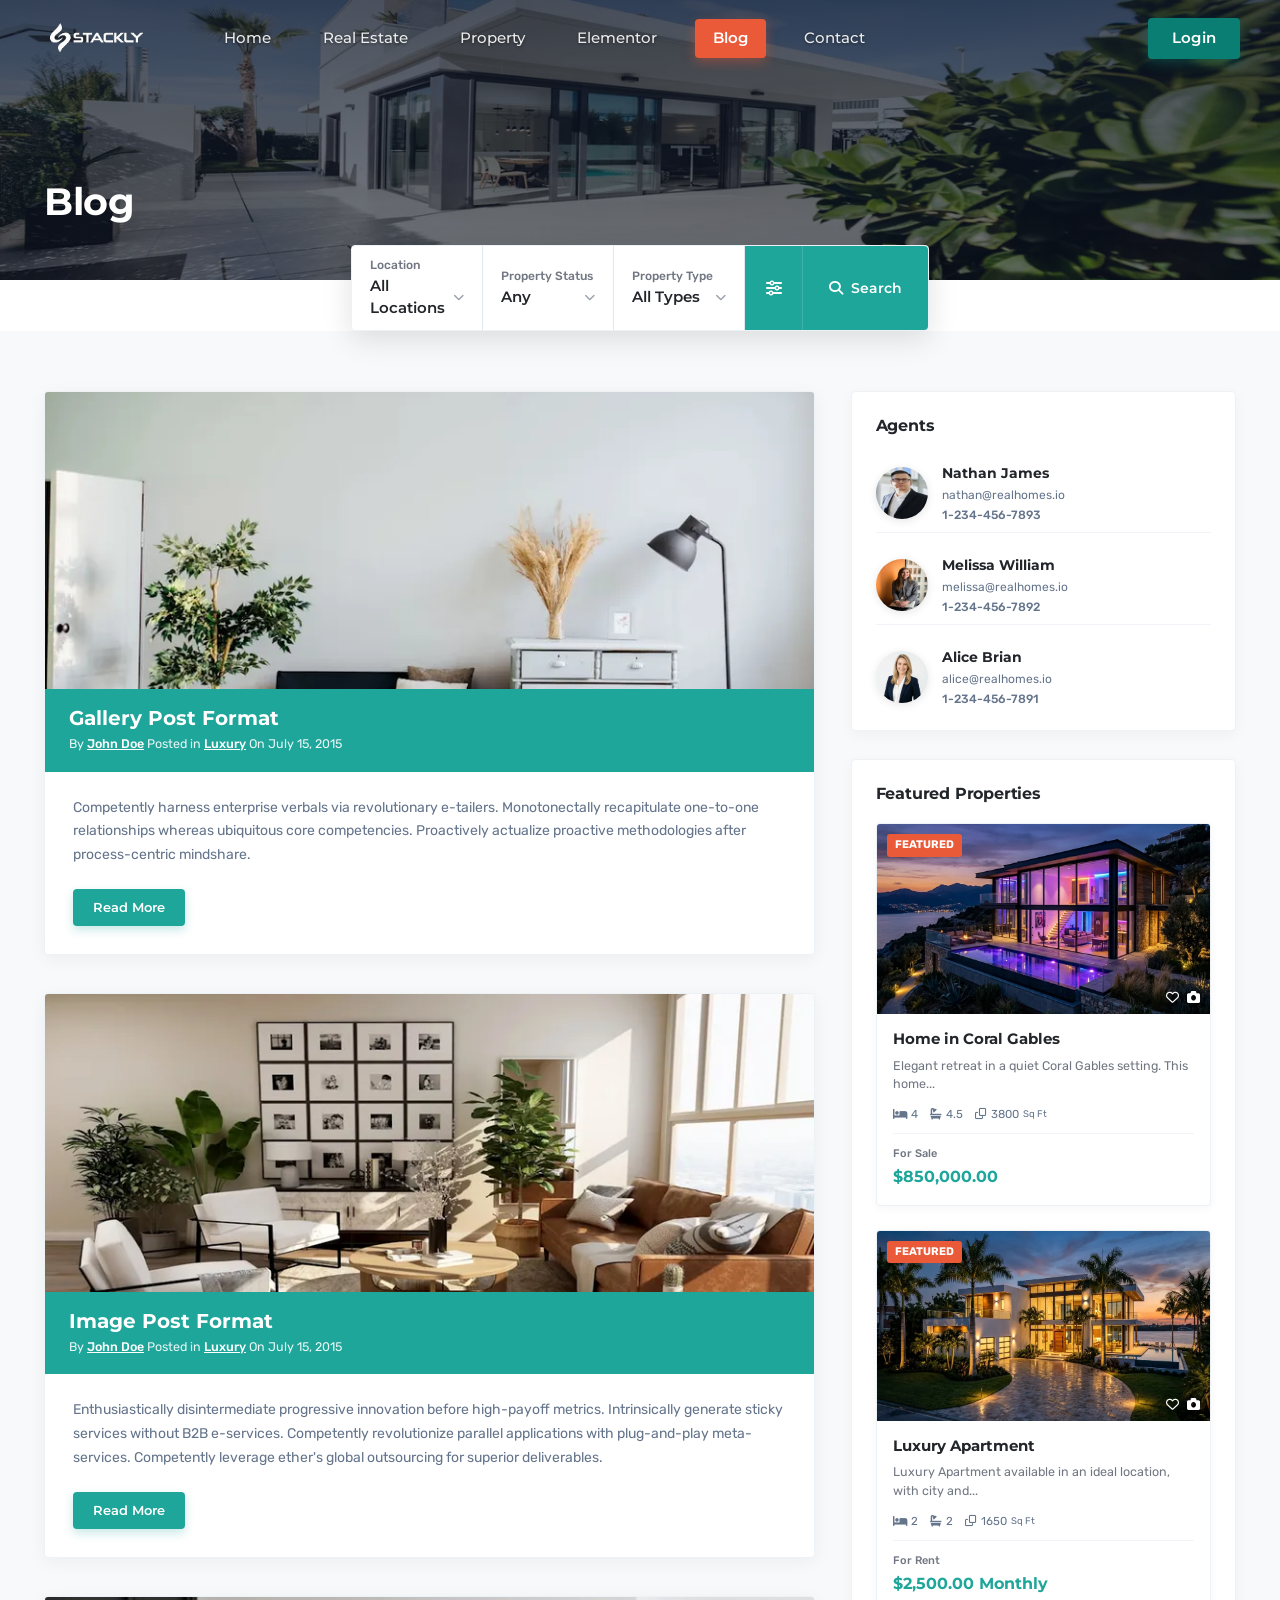
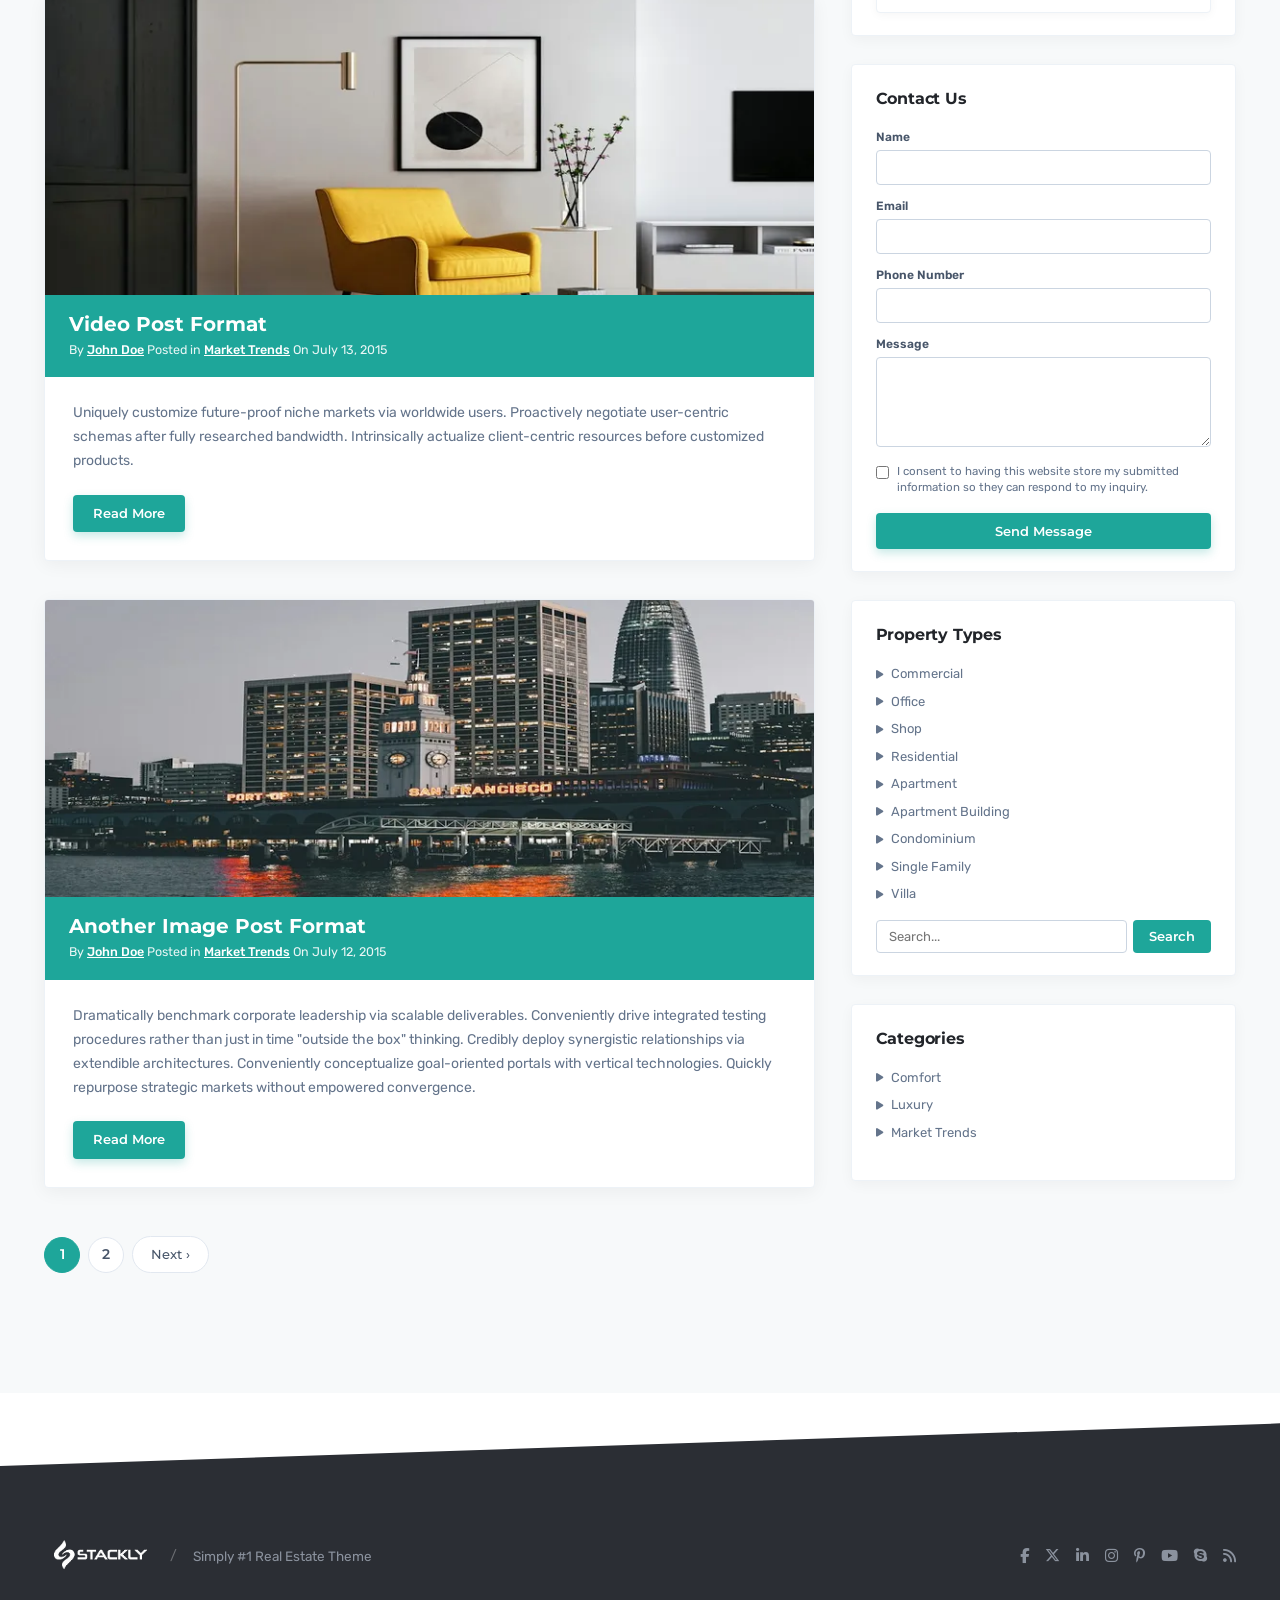
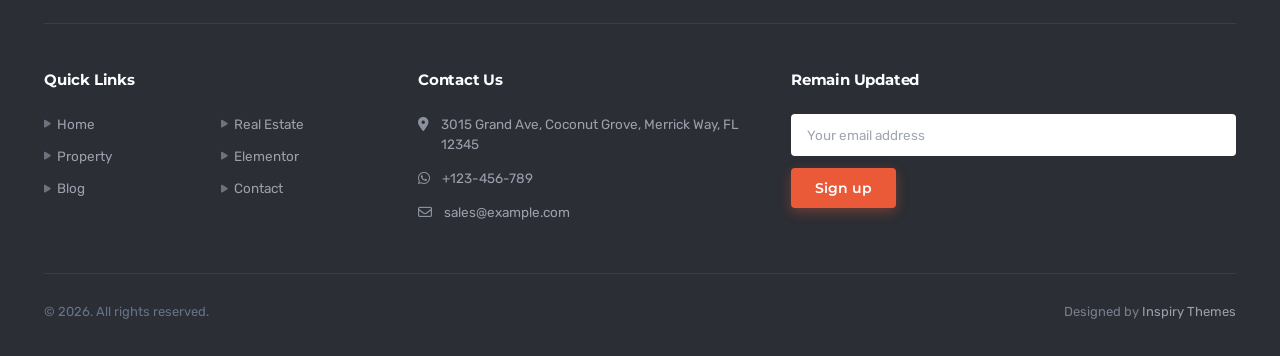
<file: blog.html>
<!DOCTYPE html>
<html lang="en">
<head>
    <meta charset="UTF-8">
    <meta name="viewport" content="width=device-width, initial-scale=1.0">
    <title>Blog - Real Homes</title>
    
    <!-- Meta SEO & Favicon -->
    <meta name="description" content="Explore the latest articles, market trends, luxury living tips, and property news on Real Homes Blog.">
    <link rel="icon" type="image/svg+xml" href="assets/images/logo.svg">

    <!-- Font Awesome Icons -->
    <link rel="stylesheet" href="https://cdnjs.cloudflare.com/ajax/libs/font-awesome/6.5.1/css/all.min.css" integrity="sha512-DTOQO9RWCH3ppGqcWaEA1BIZOC6xxalwEsw9c2QQeAIftl+Vegovlnee1c9QX4TctnWMn13TZye+giMm8e2LwA==" crossorigin="anonymous" referrerpolicy="no-referrer" />

    <!-- Project Stylesheet -->
    <link rel="stylesheet" href="assets/css/style.css">
</head>
<body>
    <div class="page-wrapper">
        
        <!-- HERO BANNER SECTION WITH AERIAL WATERWAY BACKGROUND -->
        <header class="blog-hero-section">
            <div class="blog-hero-overlay"></div>

            <!-- Top Header Bar -->
            <div class="site-header site-header-re">
                <div class="header-container">
                    
                    <!-- Brand Logo -->
                    <a href="index.html" class="brand-logo">
                        <img src="stackly1.webp" alt="Stackly Logo" style="height: 45px; width: auto;">
                    </a>

                    <!-- Navigation Menu with Blog Highlighted (Orange) -->
                    <nav class="main-nav" id="mainNav">
                        <ul class="nav-list">
                            <li><a href="index.html" class="nav-link">Home</a></li>
                            <li><a href="real-estate.html" class="nav-link">Real Estate</a></li>
                            <li><a href="property.html" class="nav-link">Property</a></li>
                            <li><a href="elementor.html" class="nav-link">Elementor</a></li>
                            <li><a href="blog.html" class="nav-link active-tab-orange">Blog</a></li>
                            <li><a href="contact.html" class="nav-link">Contact</a></li>
                          
                        </ul>
                    </nav>

                    <!-- Header Right Elements -->
                    <div class="header-right">
                        <a href="login.html" class="btn-header-login">Login</a>

                        <!-- Mobile Hamburger Toggle -->
                        <button class="mobile-nav-toggle" id="mobileNavToggle" aria-label="Toggle navigation">
                            <i class="fas fa-bars"></i>
                        </button>
                    </div>

                </div>
            </div>

            <!-- Page Title -->
            <div class="blog-hero-content">
                <div class="section-container">
                    <h1 class="blog-page-title">Blog</h1>
                </div>
            </div>
        </header>

        <!-- FLOATING SEARCH BAR OVER HERO -->
        <div class="blog-search-bar-wrapper">
            <div class="blog-search-bar">
                
                <!-- Location Segment -->
                <div class="blog-search-segment" id="blogLocSegment" tabindex="0" role="button" aria-haspopup="listbox" aria-expanded="false">
                    <span class="re-segment-label">Location</span>
                    <div class="re-segment-value-row">
                        <span class="selected-text">All Locations</span>
                        <i class="fas fa-chevron-down"></i>
                    </div>
                    
                    <ul class="search-dropdown-options" role="listbox">
                        <li class="search-option-item selected" data-value="all"><i class="fas fa-globe"></i> All Locations</li>
                        <li class="search-option-item" data-value="Miami"><i class="fas fa-umbrella-beach"></i> Miami Beach, FL</li>
                        <li class="search-option-item" data-value="Coral Gables"><i class="fas fa-city"></i> Coral Gables, FL</li>
                        <li class="search-option-item" data-value="Hollywood"><i class="fas fa-film"></i> Hollywood, FL</li>
                        <li class="search-option-item" data-value="Kendall"><i class="fas fa-tree"></i> Kendall, FL</li>
                        <li class="search-option-item" data-value="Palmetto Bay"><i class="fas fa-landmark"></i> Palmetto Bay, FL</li>
                    </ul>
                </div>

                <!-- Property Status Segment -->
                <div class="blog-search-segment" id="blogStatusSegment" tabindex="0" role="button" aria-haspopup="listbox" aria-expanded="false">
                    <span class="re-segment-label">Property Status</span>
                    <div class="re-segment-value-row">
                        <span class="selected-text">Any</span>
                        <i class="fas fa-chevron-down"></i>
                    </div>

                    <ul class="search-dropdown-options" role="listbox">
                        <li class="search-option-item selected" data-value="all"><i class="fas fa-asterisk"></i> Any Status</li>
                        <li class="search-option-item" data-value="For Sale"><i class="fas fa-home"></i> For Sale</li>
                        <li class="search-option-item" data-value="For Rent"><i class="fas fa-key"></i> For Rent</li>
                    </ul>
                </div>

                <!-- Property Type Segment -->
                <div class="blog-search-segment" id="blogTypeSegment" tabindex="0" role="button" aria-haspopup="listbox" aria-expanded="false">
                    <span class="re-segment-label">Property Type</span>
                    <div class="re-segment-value-row">
                        <span class="selected-text">All Types</span>
                        <i class="fas fa-chevron-down"></i>
                    </div>

                    <ul class="search-dropdown-options" role="listbox">
                        <li class="search-option-item selected" data-value="all"><i class="fas fa-layer-group"></i> All Types</li>
                        <li class="search-option-item" data-value="Apartment"><i class="fas fa-building"></i> Modern Apartment</li>
                        <li class="search-option-item" data-value="Condo"><i class="fas fa-city"></i> Luxury Condo</li>
                        <li class="search-option-item" data-value="Single Family"><i class="fas fa-house-user"></i> Single Family</li>
                        <li class="search-option-item" data-value="Villa"><i class="fas fa-hotel"></i> Exclusive Villa</li>
                        <li class="search-option-item" data-value="Office"><i class="fas fa-briefcase"></i> Office & Commercial</li>
                    </ul>
                </div>

                <!-- Search Actions Group -->
                <div class="blog-search-actions">
                    <button type="button" class="btn-blog-advance-filter" id="btnAdvSearchToggle" title="Advanced Search Filter" aria-label="Filter" aria-expanded="false">
                        <i class="fas fa-sliders-h"></i>
                    </button>
                    <button type="button" class="btn-blog-search-submit">
                        <i class="fas fa-search"></i>
                        <span>Search</span>
                    </button>
                </div>

            </div>

            <!-- Expandable Advance Search Drawer -->
            <div class="advance-search-drawer" id="advanceSearchDrawer">
                <div class="drawer-grid">
                    <div class="drawer-field">
                        <label for="minPrice">Min Price ($)</label>
                        <select id="minPrice" class="drawer-select">
                            <option value="">Any</option>
                            <option value="250000">$250,000</option>
                            <option value="500000">$500,000</option>
                            <option value="1000000">$1,000,000</option>
                            <option value="2500000">$2,500,000</option>
                        </select>
                    </div>
                    <div class="drawer-field">
                        <label for="maxPrice">Max Price ($)</label>
                        <select id="maxPrice" class="drawer-select">
                            <option value="">Any</option>
                            <option value="1000000">$1,000,000</option>
                            <option value="2500000">$2,500,000</option>
                            <option value="5000000">$5,000,000</option>
                            <option value="10000000">$10,000,000+</option>
                        </select>
                    </div>
                    <div class="drawer-field">
                        <label for="bedrooms">Bedrooms</label>
                        <select id="bedrooms" class="drawer-select">
                            <option value="">Any</option>
                            <option value="1">1+</option>
                            <option value="2">2+</option>
                            <option value="3">3+</option>
                            <option value="4">4+</option>
                        </select>
                    </div>
                    <div class="drawer-field">
                        <label for="bathrooms">Bathrooms</label>
                        <select id="bathrooms" class="drawer-select">
                            <option value="">Any</option>
                            <option value="1">1+</option>
                            <option value="2">2+</option>
                            <option value="3">3+</option>
                            <option value="4">4+</option>
                        </select>
                    </div>
                </div>

                <!-- Amenities Checkboxes -->
                <div class="drawer-features">
                    <label class="drawer-checkbox-label">
                        <input type="checkbox" checked> Air Conditioning
                    </label>
                    <label class="drawer-checkbox-label">
                        <input type="checkbox" checked> Swimming Pool
                    </label>
                    <label class="drawer-checkbox-label">
                        <input type="checkbox"> Central Heating
                    </label>
                    <label class="drawer-checkbox-label">
                        <input type="checkbox" checked> Garden
                    </label>
                    <label class="drawer-checkbox-label">
                        <input type="checkbox" checked> Garage
                    </label>
                    <label class="drawer-checkbox-label">
                        <input type="checkbox"> Security System
                    </label>
                </div>
            </div>
        </div>

        <!-- MAIN BLOG LAYOUT (2 COLUMNS: POSTS + SIDEBAR) -->
        <main class="blog-layout-section">
            <div class="section-container">
                <div class="blog-main-grid">
                    
                    <!-- LEFT COLUMN: BLOG POSTS LIST -->
                    <div class="blog-posts-column">
                        
                        <!-- Blog Post 1: Gallery Post Format -->
                        <article class="blog-post-card">
                            <div class="blog-post-media-wrap">
                                <img src="assets/images/blog-post-brick-window.webp" alt="Gallery Post Format" loading="lazy">
                                <div class="blog-post-teal-banner">
                                    <h2 class="blog-post-banner-title">
                                        <a href="404.html">Gallery Post Format</a>
                                    </h2>
                                    <div class="blog-post-banner-meta">
                                        By <a href="404.html">John Doe</a> Posted in <a href="404.html">Luxury</a> On July 15, 2015
                                    </div>
                                </div>
                            </div>
                            <div class="blog-post-body">
                                <p class="blog-post-excerpt">
                                    Competently harness enterprise verbals via revolutionary e-tailers. Monotonectally recapitulate one-to-one relationships whereas ubiquitous core competencies. Proactively actualize proactive methodologies after process-centric mindshare.
                                </p>
                                <a href="404.html" class="btn-blog-readmore">Read More</a>
                            </div>
                        </article>

                        <!-- Blog Post 2: Image Post Format -->
                        <article class="blog-post-card">
                            <div class="blog-post-media-wrap">
                                <img src="assets/images/blog-post-living-interior.webp" alt="Image Post Format" loading="lazy">
                                <div class="blog-post-teal-banner">
                                    <h2 class="blog-post-banner-title">
                                        <a href="404.html">Image Post Format</a>
                                    </h2>
                                    <div class="blog-post-banner-meta">
                                        By <a href="404.html">John Doe</a> Posted in <a href="404.html">Luxury</a> On July 15, 2015
                                    </div>
                                </div>
                            </div>
                            <div class="blog-post-body">
                                <p class="blog-post-excerpt">
                                    Enthusiastically disintermediate progressive innovation before high-payoff metrics. Intrinsically generate sticky services without B2B e-services. Competently revolutionize parallel applications with plug-and-play meta-services. Competently leverage ether's global outsourcing for superior deliverables.
                                </p>
                                <a href="404.html" class="btn-blog-readmore">Read More</a>
                            </div>
                        </article>

                        <!-- Blog Post 3: Video Post Format -->
                        <article class="blog-post-card">
                            <div class="blog-post-media-wrap">
                                <img src="assets/images/blog-post-minimal-interior.webp" alt="Video Post Format" loading="lazy">
                                <div class="blog-post-teal-banner">
                                    <h2 class="blog-post-banner-title">
                                        <a href="#">Video Post Format</a>
                                    </h2>
                                    <div class="blog-post-banner-meta">
                                        By <a href="404.html">John Doe</a> Posted in <a href="404.html">Market Trends</a> On July 13, 2015
                                    </div>
                                </div>
                            </div>
                            <div class="blog-post-body">
                                <p class="blog-post-excerpt">
                                    Uniquely customize future-proof niche markets via worldwide users. Proactively negotiate user-centric schemas after fully researched bandwidth. Intrinsically actualize client-centric resources before customized products.
                                </p>
                                <a href="404.html" class="btn-blog-readmore">Read More</a>
                            </div>
                        </article>

                        <!-- Blog Post 4: Another Image Post Format -->
                        <article class="blog-post-card">
                            <div class="blog-post-media-wrap">
                                <img src="assets/images/blog-post-bridge-sunset.webp" alt="Another Image Post Format" loading="lazy">
                                <div class="blog-post-teal-banner">
                                    <h2 class="blog-post-banner-title">
                                        <a href="404.html">Another Image Post Format</a>
                                    </h2>
                                    <div class="blog-post-banner-meta">
                                        By <a href="404.html">John Doe</a> Posted in <a href="404.html">Market Trends</a> On July 12, 2015
                                    </div>
                                </div>
                            </div>
                            <div class="blog-post-body">
                                <p class="blog-post-excerpt">
                                    Dramatically benchmark corporate leadership via scalable deliverables. Conveniently drive integrated testing procedures rather than just in time "outside the box" thinking. Credibly deploy synergistic relationships via extendible architectures. Conveniently conceptualize goal-oriented portals with vertical technologies. Quickly repurpose strategic markets without empowered convergence.
                                </p>
                                <a href="404.html" class="btn-blog-readmore">Read More</a>
                            </div>
                        </article>

                        <!-- PAGINATION -->
                        <div class="blog-pagination-row">
                            <a href="404.html" class="blog-page-btn active">1</a>
                            <a href="404.html" class="blog-page-btn">2</a>
                            <a href="404.html" class="blog-page-next">Next &rsaquo;</a>
                        </div>

                    </div>

                    <!-- RIGHT COLUMN: SIDEBAR WIDGETS -->
                    <aside class="blog-sidebar-column">
                        
                        <!-- Widget 1: Agents -->
                        <div class="sidebar-widget">
                            <h3 class="sidebar-widget-title">Agents</h3>
                            <div class="sidebar-agents-list">
                                
                                <!-- Agent 1 -->
                                <div class="sidebar-agent-card">
                                    <div class="sidebar-agent-avatar">
                                        <img src="assets/images/agent-profile-3.webp" alt="Nathan James" loading="lazy">
                                    </div>
                                    <div class="sidebar-agent-info">
                                        <div class="sidebar-agent-name">Nathan James</div>
                                        <a href="mailto:nathan@realhomes.io" class="sidebar-agent-email">nathan@realhomes.io</a>
                                        <span class="sidebar-agent-phone">1-234-456-7893</span>
                                    </div>
                                </div>

                                <!-- Agent 2 -->
                                <div class="sidebar-agent-card">
                                    <div class="sidebar-agent-avatar">
                                        <img src="assets/images/agent-profile-2.webp" alt="Melissa William" loading="lazy">
                                    </div>
                                    <div class="sidebar-agent-info">
                                        <div class="sidebar-agent-name">Melissa William</div>
                                        <a href="mailto:melissa@realhomes.io" class="sidebar-agent-email">melissa@realhomes.io</a>
                                        <span class="sidebar-agent-phone">1-234-456-7892</span>
                                    </div>
                                </div>

                                <!-- Agent 3 -->
                                <div class="sidebar-agent-card">
                                    <div class="sidebar-agent-avatar">
                                        <img src="assets/images/agent-1.webp" alt="Alice Brian" loading="lazy">
                                    </div>
                                    <div class="sidebar-agent-info">
                                        <div class="sidebar-agent-name">Alice Brian</div>
                                        <a href="mailto:alice@realhomes.io" class="sidebar-agent-email">alice@realhomes.io</a>
                                        <span class="sidebar-agent-phone">1-234-456-7891</span>
                                    </div>
                                </div>

                            </div>
                        </div>

                        <!-- Widget 2: Featured Properties -->
                        <div class="sidebar-widget">
                            <h3 class="sidebar-widget-title">Featured Properties</h3>
                            <div class="sidebar-featured-props-list">
                                
                                <!-- Property 1: Home in Coral Gables -->
                                <div class="sidebar-feat-prop-card">
                                    <div class="sidebar-feat-thumb-wrap">
                                        <img src="assets/images/prop-1.webp" alt="Home in Coral Gables" loading="lazy">
                                        <span class="sidebar-feat-badge">Featured</span>
                                        <div class="sidebar-feat-icons">
                                            <i class="far fa-heart"></i>
                                            <i class="fas fa-camera"></i>
                                        </div>
                                    </div>
                                    <div class="sidebar-feat-body">
                                        <h4 class="sidebar-feat-title">
                                            <a href="404.html">Home in Coral Gables</a>
                                        </h4>
                                        <p class="sidebar-feat-desc">Elegant retreat in a quiet Coral Gables setting. This home...</p>
                                        <div class="sidebar-feat-specs">
                                            <div class="sidebar-feat-spec-item">
                                                <i class="fas fa-bed"></i> 4
                                            </div>
                                            <div class="sidebar-feat-spec-item">
                                                <i class="fas fa-bath"></i> 4.5
                                            </div>
                                            <div class="sidebar-feat-spec-item">
                                                <i class="far fa-clone"></i> 3800 <small>Sq Ft</small>
                                            </div>
                                        </div>
                                        <div class="sidebar-feat-price-status">For Sale</div>
                                        <div class="sidebar-feat-price">$850,000.00</div>
                                    </div>
                                </div>

                                <!-- Property 2: Luxury Apartment -->
                                <div class="sidebar-feat-prop-card">
                                    <div class="sidebar-feat-thumb-wrap">
                                        <img src="assets/images/prop-2.webp" alt="Luxury Apartment" loading="lazy">
                                        <span class="sidebar-feat-badge">Featured</span>
                                        <div class="sidebar-feat-icons">
                                            <i class="far fa-heart"></i>
                                            <i class="fas fa-camera"></i>
                                        </div>
                                    </div>
                                    <div class="sidebar-feat-body">
                                        <h4 class="sidebar-feat-title">
                                            <a href="404.html">Luxury Apartment</a>
                                        </h4>
                                        <p class="sidebar-feat-desc">Luxury Apartment available in an ideal location, with city and...</p>
                                        <div class="sidebar-feat-specs">
                                            <div class="sidebar-feat-spec-item">
                                                <i class="fas fa-bed"></i> 2
                                            </div>
                                            <div class="sidebar-feat-spec-item">
                                                <i class="fas fa-bath"></i> 2
                                            </div>
                                            <div class="sidebar-feat-spec-item">
                                                <i class="far fa-clone"></i> 1650 <small>Sq Ft</small>
                                            </div>
                                        </div>
                                        <div class="sidebar-feat-price-status">For Rent</div>
                                        <div class="sidebar-feat-price">$2,500.00 Monthly</div>
                                    </div>
                                </div>

                            </div>
                        </div>

                        <!-- Widget 3: Contact Us -->
                        <div class="sidebar-widget">
                            <h3 class="sidebar-widget-title">Contact Us</h3>
                            <form class="sidebar-contact-form" onsubmit="event.preventDefault(); alert('Thank you! Your message has been sent.');">
                                <div class="sidebar-form-group">
                                    <label class="sidebar-form-label">Name</label>
                                    <input type="text" class="sidebar-form-input" required oninput="this.value = this.value.replace(/[^a-zA-Z\s]/g, '')" onkeypress="return /[a-zA-Z\s]/.test(event.key)">
                                </div>
                                <div class="sidebar-form-group">
                                    <label class="sidebar-form-label">Email</label>
                                    <input type="email" class="sidebar-form-input" required>
                                </div>
                                <div class="sidebar-form-group">
                                    <label class="sidebar-form-label">Phone Number</label>
                                    <input type="tel" class="sidebar-form-input" inputmode="numeric" oninput="this.value = this.value.replace(/[^0-9]/g, '')" onkeypress="return /[0-9]/.test(event.key)">
                                </div>
                                <div class="sidebar-form-group">
                                    <label class="sidebar-form-label">Message</label>
                                    <textarea class="sidebar-form-textarea" required></textarea>
                                </div>
                                <div class="sidebar-gdpr-row">
                                    <input type="checkbox" id="sidebarGdpr" class="sidebar-gdpr-checkbox" required>
                                    <label for="sidebarGdpr" class="sidebar-gdpr-text">
                                        I consent to having this website store my submitted information so they can respond to my inquiry.
                                    </label>
                                </div>
                                <button type="submit" class="btn-sidebar-send">Send Message</button>
                            </form>
                        </div>

                        <!-- Widget 4: Property Types -->
                        <div class="sidebar-widget">
                            <h3 class="sidebar-widget-title">Property Types</h3>
                            <ul class="sidebar-category-list">
                                <li class="sidebar-category-item"><a href="404.html"><i class="fas fa-play fa-xs"></i> Commercial</a></li>
                                <li class="sidebar-category-item"><a href="404.html"><i class="fas fa-play fa-xs"></i> Office</a></li>
                                <li class="sidebar-category-item"><a href="404.html"><i class="fas fa-play fa-xs"></i> Shop</a></li>
                                <li class="sidebar-category-item"><a href="404.html"><i class="fas fa-play fa-xs"></i> Residential</a></li>
                                <li class="sidebar-category-item"><a href="404.html"><i class="fas fa-play fa-xs"></i> Apartment</a></li>
                                <li class="sidebar-category-item"><a href="404.html"><i class="fas fa-play fa-xs"></i> Apartment Building</a></li>
                                <li class="sidebar-category-item"><a href="404.html"><i class="fas fa-play fa-xs"></i> Condominium</a></li>
                                <li class="sidebar-category-item"><a href="404.html"><i class="fas fa-play fa-xs"></i> Single Family</a></li>
                                <li class="sidebar-category-item"><a href="404.html"><i class="fas fa-play fa-xs"></i> Villa</a></li>
                            </ul>
                            <div class="sidebar-search-row">
                                <input type="text" class="sidebar-search-input" placeholder="Search...">
                                <button type="button" class="btn-sidebar-search-action">Search</button>
                            </div>
                        </div>

                        <!-- Widget 5: Categories -->
                        <div class="sidebar-widget">
                            <h3 class="sidebar-widget-title">Categories</h3>
                            <ul class="sidebar-category-list">
                                <li class="sidebar-category-item"><a href="#"><i class="fas fa-play fa-xs"></i> Comfort</a></li>
                                <li class="sidebar-category-item"><a href="#"><i class="fas fa-play fa-xs"></i> Luxury</a></li>
                                <li class="sidebar-category-item"><a href="#"><i class="fas fa-play fa-xs"></i> Market Trends</a></li>
                            </ul>
                        </div>

                    </aside>

                </div>
            </div>
        </main>

        <!-- SITE FOOTER (DARK THEMED WITH SLANTED TOP) -->
        <footer class="site-footer-modern" id="mainFooter">
            <div class="section-container">
                
                <!-- Top Brand & Social Bar -->
                <div class="footer-top-brand-bar">
                    <div class="footer-brand-left">
                        <a href="index.html" class="brand-logo">
                            <img src="stackly1.webp" alt="Stackly Logo" style="height: 45px; width: auto;">
                        </a>
                        <span class="footer-tagline-divider">/</span>
                        <span class="footer-brand-tagline">Simply #1 Real Estate Theme</span>
                    </div>

                   <ul class="footer-social-links">
                        <li><a href="404.html" aria-label="Facebook"><i class="fab fa-facebook-f"></i></a></li>
                        <li><a href="404.html" aria-label="Twitter X"><i class="fab fa-x-twitter"></i></a></li>
                        <li><a href="404.html" aria-label="LinkedIn"><i class="fab fa-linkedin-in"></i></a></li>
                        <li><a href="404.html" aria-label="Instagram"><i class="fab fa-instagram"></i></a></li>
                        <li><a href="404.html" aria-label="Pinterest"><i class="fab fa-pinterest-p"></i></a></li>
                        <li><a href="404.html" aria-label="YouTube"><i class="fab fa-youtube"></i></a></li>
                        <li><a href="404.html" aria-label="Skype"><i class="fab fa-skype"></i></a></li>
                        <li><a href="404.html" aria-label="RSS Feed"><i class="fas fa-rss"></i></a></li>
                    </ul>
                </div>

                <!-- Main 3-Column Footer Grid -->
                <div class="footer-main-columns">
                    
                    <!-- Col 1: Quick Links -->
                    <div class="footer-col">
                        <h4 class="footer-col-title">Quick Links</h4>
                         <ul class="footer-quick-links-grid">
                            <li><a href="index.html"><i class="fas fa-play"></i> Home</a></li>
                            <li><a href="real-estate.html"><i class="fas fa-play"></i> Real Estate</a></li>
                            <li><a href="property.html"><i class="fas fa-play"></i> Property</a></li>
                            <li><a href="elementor.html"><i class="fas fa-play"></i> Elementor</a></li>
                             <li><a href="blog.html"><i class="fas fa-play"></i> Blog</a></li>
                            <li><a href="contact.html"><i class="fas fa-play"></i> Contact</a></li>
                        </ul>
                    </div>

                    <!-- Col 2: Contact Us -->
                    <div class="footer-col">
                        <h4 class="footer-col-title">Contact Us</h4>
                        <ul class="footer-contact-list">
                            <li class="footer-contact-item">
                                <i class="fas fa-map-marker-alt"></i>
                                <span>3015 Grand Ave, Coconut Grove, Merrick Way, FL 12345</span>
                            </li>
                            <li class="footer-contact-item">
                                <i class="fab fa-whatsapp"></i>
                                <a href="tel:+123-456-789">+123-456-789</a>
                            </li>
                            <li class="footer-contact-item">
                                <i class="far fa-envelope"></i>
                                <a href="mailto:sales@example.com">sales@example.com</a>
                            </li>
                        </ul>
                    </div>

                    <!-- Col 3: Remain Updated Newsletter -->
                    <div class="footer-col footer-col-newsletter">
                        <h4 class="footer-col-title">Remain Updated</h4>
                        <form class="footer-newsletter-form" id="newsletterForm">
                            <div class="newsletter-input-row">
                                <input type="email" class="newsletter-input" id="newsletterEmailInput" placeholder="Your email address" required>
                            </div>
                            <button type="submit" class="btn-newsletter-signup">Sign up</button>
                        </form>
                    </div>

                </div>

                <!-- Bottom Copyright & Designed By -->
                <div class="footer-bottom-legal">
                    <p class="footer-copy">&copy; 2026. All rights reserved.</p>
                    <p class="footer-designed-by">Designed by <a href="404.html" target="_blank" rel="noopener noreferrer">Inspiry Themes</a></p>
                </div>

            </div>
        </footer>

    </div>

    <!-- Main JS -->
    <script src="assets/js/main.js"></script>
</body>
</html>
</file>
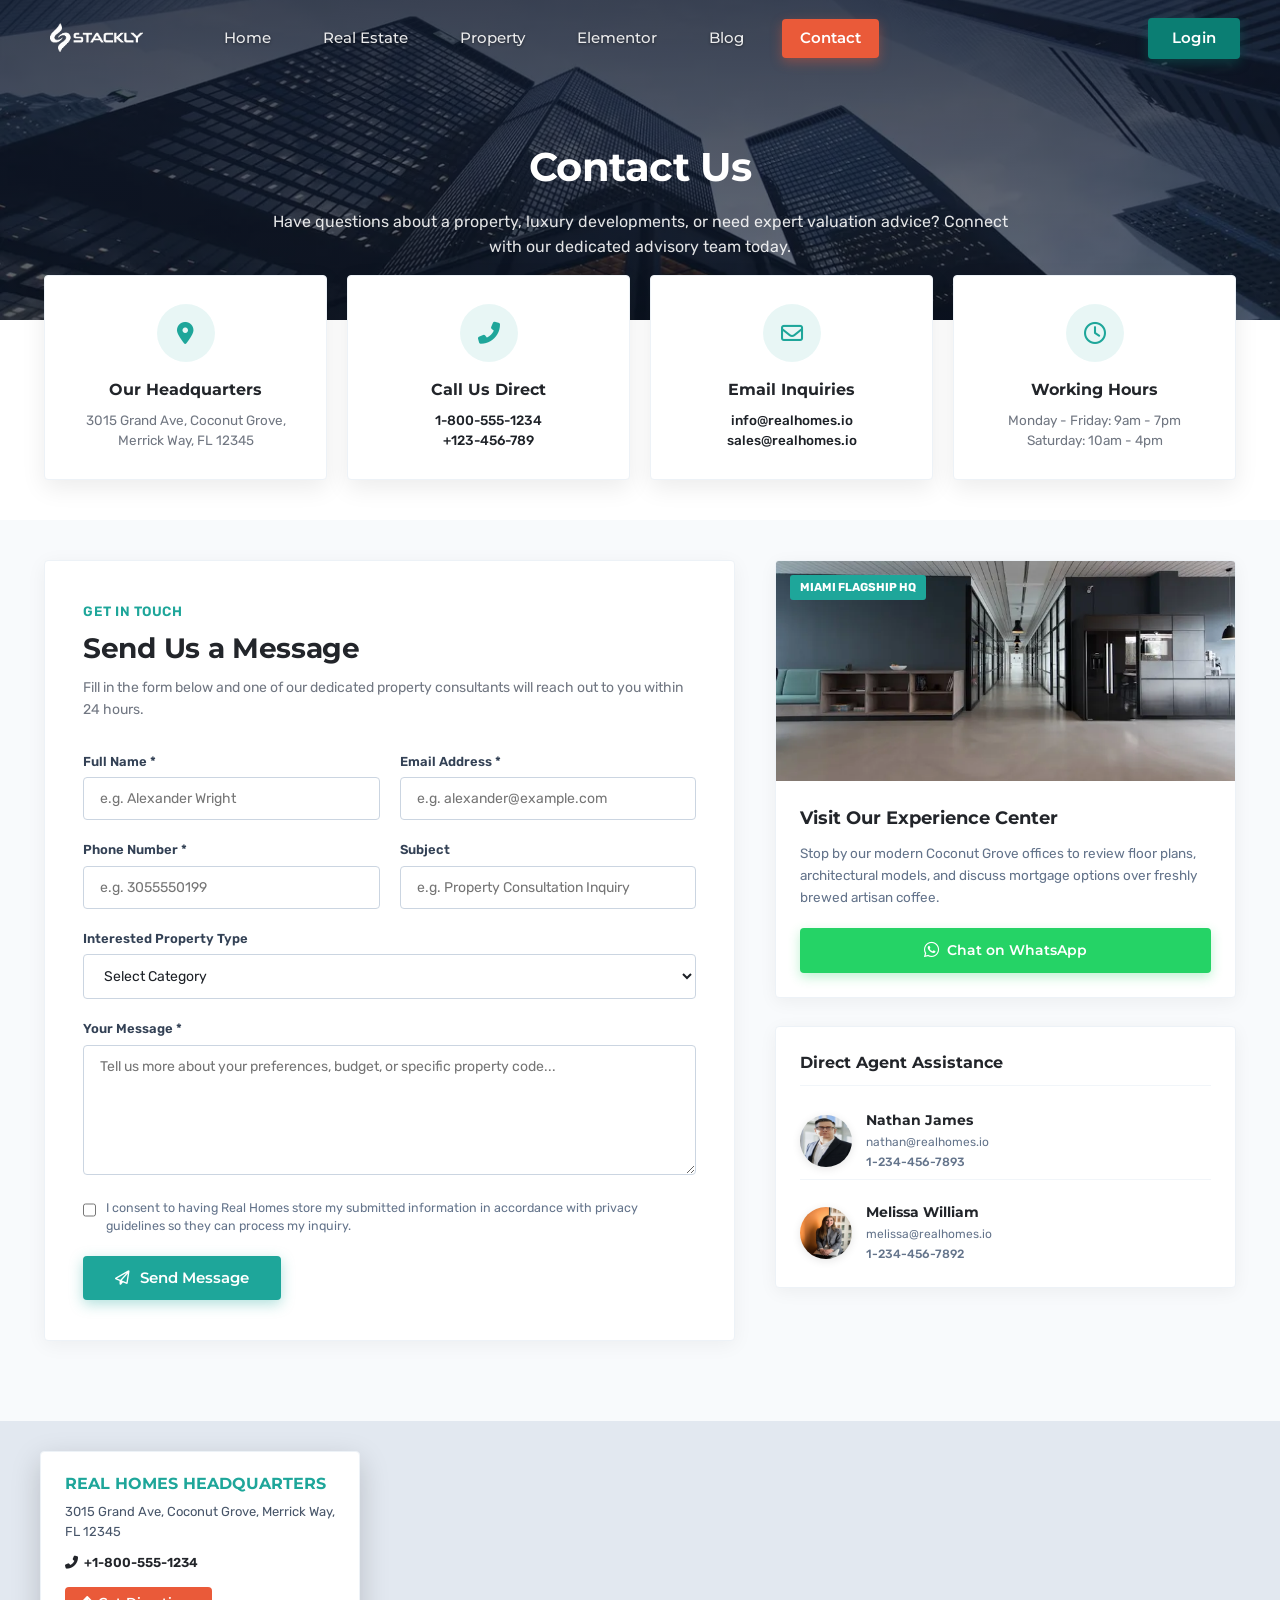
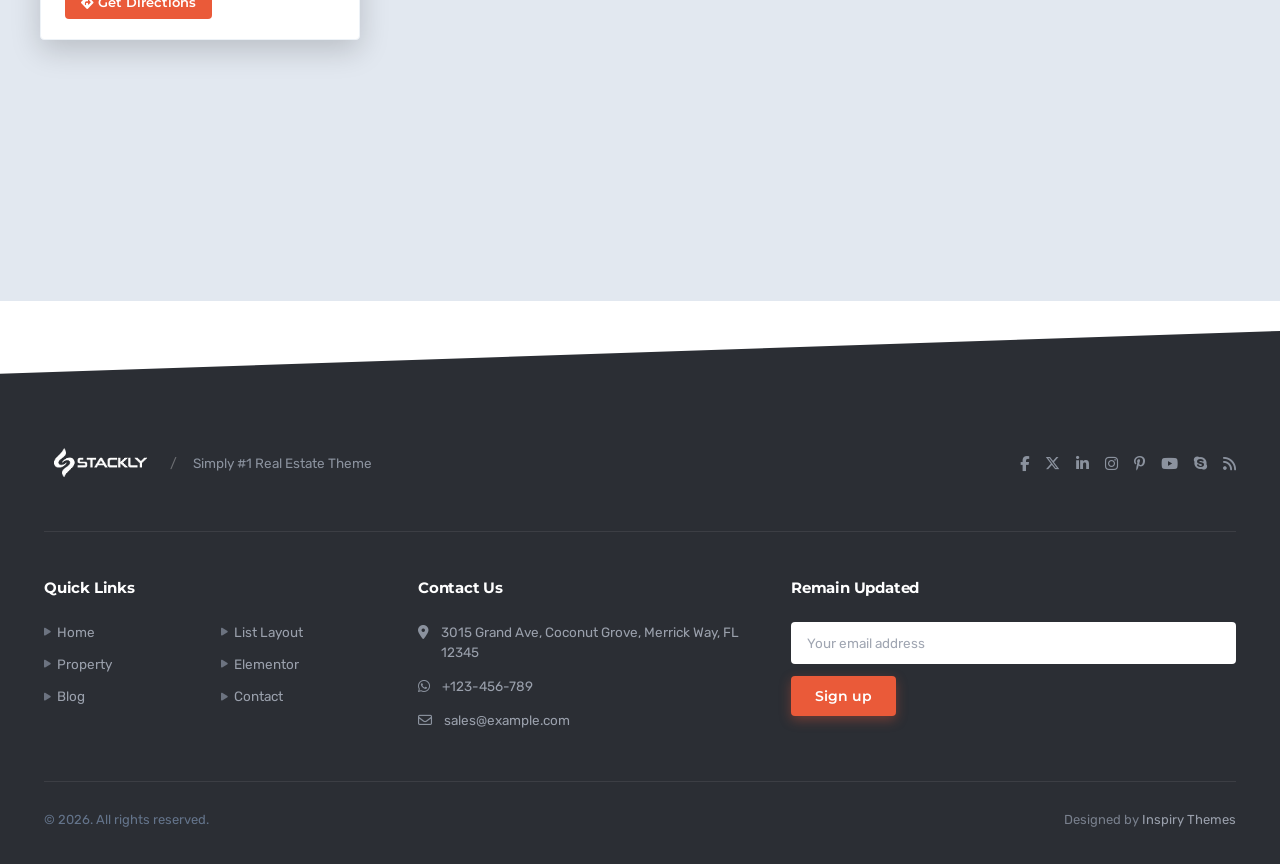
<file: contact.html>
<!DOCTYPE html>
<html lang="en">
<head>
    <meta charset="UTF-8">
    <meta name="viewport" content="width=device-width, initial-scale=1.0">
    <title>Contact Us - Real Homes</title>
    
    <!-- Meta SEO & Favicon -->
    <meta name="description" content="Get in touch with Real Homes specialists for property inquiries, home tours, sales consultations, and customer support.">
    <link rel="icon" type="image/svg+xml" href="assets/images/logo.svg">

    <!-- Font Awesome Icons -->
    <link rel="stylesheet" href="https://cdnjs.cloudflare.com/ajax/libs/font-awesome/6.5.1/css/all.min.css" integrity="sha512-DTOQO9RWCH3ppGqcWaEA1BIZOC6xxalwEsw9c2QQeAIftl+Vegovlnee1c9QX4TctnWMn13TZye+giMm8e2LwA==" crossorigin="anonymous" referrerpolicy="no-referrer" />

    <!-- Project Stylesheet -->
    <link rel="stylesheet" href="assets/css/style.css">
</head>
<body>
    <div class="page-wrapper">
        
        <!-- HERO BANNER SECTION -->
        <header class="contact-hero-section">
            <div class="contact-hero-overlay"></div>

            <!-- Top Header Bar -->
            <div class="site-header site-header-re">
                <div class="header-container">
                    
                    <!-- Brand Logo -->
                    <a href="index.html" class="brand-logo">
                        <img src="stackly1.webp" alt="Stackly Logo" style="height: 45px; width: auto;">
                    </a>

                    <!-- Navigation Menu with Contact Highlighted (Orange) -->
                    <nav class="main-nav" id="mainNav">
                        <ul class="nav-list">
                            <li><a href="index.html" class="nav-link">Home</a></li>
                            <li><a href="real-estate.html" class="nav-link">Real Estate</a></li>
                            <li><a href="property.html" class="nav-link">Property</a></li>
                            <li><a href="elementor.html" class="nav-link">Elementor</a></li>
                            <li><a href="blog.html" class="nav-link">Blog</a></li>
                            <li><a href="contact.html" class="nav-link active-tab-orange">Contact</a></li>
                            
                        </ul>
                    </nav>

                    <!-- Header Right Elements -->
                     <div class="header-right">
                        <a href="login.html" class="btn-header-login">Login</a>

                        <!-- Mobile Hamburger Toggle -->
                        <button class="mobile-nav-toggle" id="mobileNavToggle" aria-label="Toggle navigation">
                            <i class="fas fa-bars"></i>
                        </button>
                    </div>

                </div>
            </div>

            <!-- Page Title & Subtitle -->
            <div class="contact-hero-content">
                <div class="section-container">
                    <h1 class="contact-page-title">Contact Us</h1>
                    <p class="contact-hero-desc">Have questions about a property, luxury developments, or need expert valuation advice? Connect with our dedicated advisory team today.</p>
                </div>
            </div>
        </header>

        <!-- QUICK CONTACT INFO CARDS STRIP -->
        <section class="contact-cards-section">
            <div class="section-container">
                <div class="contact-cards-grid">
                    
                    <!-- Card 1: Office Address -->
                    <div class="contact-info-card">
                        <div class="contact-card-icon-wrap">
                            <i class="fas fa-map-marker-alt"></i>
                        </div>
                        <h3 class="contact-card-title">Our Headquarters</h3>
                        <p class="contact-card-text">3015 Grand Ave, Coconut Grove, Merrick Way, FL 12345</p>
                    </div>

                    <!-- Card 2: Phone Numbers -->
                    <div class="contact-info-card">
                        <div class="contact-card-icon-wrap">
                            <i class="fas fa-phone-alt"></i>
                        </div>
                        <h3 class="contact-card-title">Call Us Direct</h3>
                        <p class="contact-card-text">
                            <a href="tel:18005551234">1-800-555-1234</a><br>
                            <a href="tel:+123456789">+123-456-789</a>
                        </p>
                    </div>

                    <!-- Card 3: Email Support -->
                    <div class="contact-info-card">
                        <div class="contact-card-icon-wrap">
                            <i class="far fa-envelope"></i>
                        </div>
                        <h3 class="contact-card-title">Email Inquiries</h3>
                        <p class="contact-card-text">
                            <a href="mailto:info@realhomes.io">info@realhomes.io</a><br>
                            <a href="mailto:sales@realhomes.io">sales@realhomes.io</a>
                        </p>
                    </div>

                    <!-- Card 4: Operating Hours -->
                    <div class="contact-info-card">
                        <div class="contact-card-icon-wrap">
                            <i class="far fa-clock"></i>
                        </div>
                        <h3 class="contact-card-title">Working Hours</h3>
                        <p class="contact-card-text">
                            Monday - Friday: 9am - 7pm<br>
                            Saturday: 10am - 4pm
                        </p>
                    </div>

                </div>
            </div>
        </section>

        <!-- MAIN CONTACT FORM & OFFICE OVERVIEW SECTION -->
        <section class="contact-main-section">
            <div class="section-container">
                <div class="contact-main-grid">
                    
                    <!-- LEFT COLUMN: ATTRACTIVE CONTACT FORM -->
                    <div class="contact-form-container">
                        <span class="contact-section-tag">Get In Touch</span>
                        <h2 class="contact-form-heading">Send Us a Message</h2>
                        <p class="contact-form-subheading">Fill in the form below and one of our dedicated property consultants will reach out to you within 24 hours.</p>

                        <form class="contact-interactive-form" id="contactMainForm" onsubmit="event.preventDefault(); alert('Thank you for reaching out to Real Homes! Our agent will contact you shortly.'); this.reset();">
                            
                            <!-- Row 1: Name & Email -->
                            <div class="contact-form-row-2">
                                <div class="contact-input-group">
                                    <label class="contact-input-label">Full Name *</label>
                                    <input type="text" class="contact-input-field" placeholder="e.g. Alexander Wright" required oninput="this.value = this.value.replace(/[^a-zA-Z\s]/g, '')" onkeypress="return /[a-zA-Z\s]/.test(event.key)">
                                </div>
                                <div class="contact-input-group">
                                    <label class="contact-input-label">Email Address *</label>
                                    <input type="email" class="contact-input-field" placeholder="e.g. alexander@example.com" required>
                                </div>
                            </div>

                            <!-- Row 2: Phone & Subject -->
                            <div class="contact-form-row-2">
                                <div class="contact-input-group">
                                    <label class="contact-input-label">Phone Number *</label>
                                    <input type="tel" class="contact-input-field" placeholder="e.g. 3055550199" required inputmode="numeric" oninput="this.value = this.value.replace(/[^0-9]/g, '')" onkeypress="return /[0-9]/.test(event.key)">
                                </div>
                                <div class="contact-input-group">
                                    <label class="contact-input-label">Subject</label>
                                    <input type="text" class="contact-input-field" placeholder="e.g. Property Consultation Inquiry">
                                </div>
                            </div>

                            <!-- Row 3: Interested Property Type -->
                            <div class="contact-input-group">
                                <label class="contact-input-label">Interested Property Type</label>
                                <select class="contact-select-field">
                                    <option value="">Select Category</option>
                                    <option value="residential">Residential Villa / Family Home</option>
                                    <option value="luxury-apartment">Luxury Apartment / Penthouse</option>
                                    <option value="commercial">Commercial Space / Office</option>
                                    <option value="condominium">Condominium</option>
                                    <option value="other">Investment & Advisory</option>
                                </select>
                            </div>

                            <!-- Row 4: Message Textarea -->
                            <div class="contact-input-group">
                                <label class="contact-input-label">Your Message *</label>
                                <textarea class="contact-textarea-field" placeholder="Tell us more about your preferences, budget, or specific property code..." required></textarea>
                            </div>

                            <!-- Row 5: GDPR Consent -->
                            <div class="contact-checkbox-row">
                                <input type="checkbox" id="contactGdprConsent" class="contact-checkbox" required>
                                <label for="contactGdprConsent" class="contact-checkbox-label">
                                    I consent to having Real Homes store my submitted information in accordance with privacy guidelines so they can process my inquiry.
                                </label>
                            </div>

                            <!-- Submit Button -->
                            <button type="submit" class="btn-contact-submit">
                                <i class="far fa-paper-plane"></i>
                                <span>Send Message</span>
                            </button>

                        </form>
                    </div>

                    <!-- RIGHT COLUMN: OFFICE SHOWCASE & DIRECT SUPPORT -->
                    <aside class="contact-sidebar-info">
                        
                        <!-- Office Showcase Card -->
                        <div class="contact-office-card">
                            <div class="contact-office-thumb">
                                <img src="assets/images/contact-office.webp" alt="Real Homes Miami Flagship Office" loading="lazy">
                                <span class="contact-office-badge">Miami Flagship HQ</span>
                            </div>
                            <div class="contact-office-body">
                                <h3 class="contact-office-title">Visit Our Experience Center</h3>
                                <p class="contact-office-desc">
                                    Stop by our modern Coconut Grove offices to review floor plans, architectural models, and discuss mortgage options over freshly brewed artisan coffee.
                                </p>
                                <a href="https://wa.me/18005551234" target="_blank" rel="noopener noreferrer" class="btn-whatsapp-chat">
                                    <i class="fab fa-whatsapp fa-lg"></i>
                                    <span>Chat on WhatsApp</span>
                                </a>
                            </div>
                        </div>

                        <!-- On-Duty Agents Card -->
                        <div class="contact-agents-duty-card">
                            <h3 class="contact-duty-title">Direct Agent Assistance</h3>
                            <div class="sidebar-agents-list">
                                
                                <div class="sidebar-agent-card">
                                    <div class="sidebar-agent-avatar">
                                        <img src="assets/images/agent-profile-3.webp" alt="Nathan James" loading="lazy">
                                    </div>
                                    <div class="sidebar-agent-info">
                                        <div class="sidebar-agent-name">Nathan James</div>
                                        <a href="mailto:nathan@realhomes.io" class="sidebar-agent-email">nathan@realhomes.io</a>
                                        <span class="sidebar-agent-phone">1-234-456-7893</span>
                                    </div>
                                </div>

                                <div class="sidebar-agent-card">
                                    <div class="sidebar-agent-avatar">
                                        <img src="assets/images/agent-profile-2.webp" alt="Melissa William" loading="lazy">
                                    </div>
                                    <div class="sidebar-agent-info">
                                        <div class="sidebar-agent-name">Melissa William</div>
                                        <a href="mailto:melissa@realhomes.io" class="sidebar-agent-email">melissa@realhomes.io</a>
                                        <span class="sidebar-agent-phone">1-234-456-7892</span>
                                    </div>
                                </div>

                            </div>
                        </div>

                    </aside>

                </div>
            </div>
        </section>

        <!-- FULL-WIDTH INTERACTIVE MAP SECTION -->
        <section class="contact-map-section" aria-label="Office Location Map">
            <iframe 
                class="contact-map-iframe"
                src="https://www.google.com/maps/embed?pb=!1m18!1m12!1m3!1d14376.920253456345!2d-80.24584985223363!3d25.73078426027415!2m3!1f0!2f0!3f0!3m2!1i1024!2i768!4f13.1!3m3!1m2!1s0x88d6b83f3e1b73cb%3A0xa59f9c73bf4ee9f0!2sCoconut%20Grove%2C%20Miami%2C%20FL!5e0!3m2!1sen!2sus!4v1700000000000!5m2!1sen!2sus"
                allowfullscreen="" 
                loading="lazy" 
                referrerpolicy="no-referrer-when-downgrade"
                title="Real Homes Office Location Map">
            </iframe>

            <!-- Floating Map Pin Information Card -->
            <div class="contact-map-overlay-card">
                <div class="map-card-brand">REAL HOMES HEADQUARTERS</div>
                <p class="map-card-address">3015 Grand Ave, Coconut Grove, Merrick Way, FL 12345</p>
                <div class="map-card-phone">
                    <i class="fas fa-phone-alt"></i>
                    <span>+1-800-555-1234</span>
                </div>
                <a href="https://maps.google.com/?q=3015+Grand+Ave,+Coconut+Grove,+FL+12345" target="_blank" rel="noopener noreferrer" class="btn-map-directions">
                    <i class="fas fa-directions"></i> Get Directions
                </a>
            </div>
        </section>

        <!-- SITE FOOTER (DARK THEMED WITH SLANTED TOP) -->
        <footer class="site-footer-modern" id="mainFooter">
            <div class="section-container">
                
                <!-- Top Brand & Social Bar -->
                <div class="footer-top-brand-bar">
                    <div class="footer-brand-left">
                        <a href="index.html" class="brand-logo">
                            <img src="stackly1.webp" alt="Stackly Logo" style="height: 45px; width: auto;">
                        </a>
                        <span class="footer-tagline-divider">/</span>
                        <span class="footer-brand-tagline">Simply #1 Real Estate Theme</span>
                    </div>

                  <ul class="footer-social-links">
                        <li><a href="404.html" aria-label="Facebook"><i class="fab fa-facebook-f"></i></a></li>
                        <li><a href="404.html" aria-label="Twitter X"><i class="fab fa-x-twitter"></i></a></li>
                        <li><a href="404.html" aria-label="LinkedIn"><i class="fab fa-linkedin-in"></i></a></li>
                        <li><a href="404.html" aria-label="Instagram"><i class="fab fa-instagram"></i></a></li>
                        <li><a href="404.html" aria-label="Pinterest"><i class="fab fa-pinterest-p"></i></a></li>
                        <li><a href="404.html" aria-label="YouTube"><i class="fab fa-youtube"></i></a></li>
                        <li><a href="404.html" aria-label="Skype"><i class="fab fa-skype"></i></a></li>
                        <li><a href="404.html" aria-label="RSS Feed"><i class="fas fa-rss"></i></a></li>
                    </ul>
                </div>

                <!-- Main 3-Column Footer Grid -->
                <div class="footer-main-columns">
                    
                    <!-- Col 1: Quick Links -->
                    <div class="footer-col">
                        <h4 class="footer-col-title">Quick Links</h4>
                        <ul class="footer-quick-links-grid">
                            <li><a href="index.html"><i class="fas fa-play"></i> Home</a></li>
                            <li><a href="real-estate.html"><i class="fas fa-play"></i> List Layout</a></li>
                            <li><a href="property.html"><i class="fas fa-play"></i> Property</a></li>
                            <li><a href="elementor.html"><i class="fas fa-play"></i> Elementor</a></li>
                            <li><a href="blog.html"><i class="fas fa-play"></i> Blog</a></li>
                            <li><a href="contact.html"><i class="fas fa-play"></i> Contact</a></li>
                        </ul>
                    </div>

                    <!-- Col 2: Contact Us -->
                    <div class="footer-col">
                        <h4 class="footer-col-title">Contact Us</h4>
                        <ul class="footer-contact-list">
                            <li class="footer-contact-item">
                                <i class="fas fa-map-marker-alt"></i>
                                <span>3015 Grand Ave, Coconut Grove, Merrick Way, FL 12345</span>
                            </li>
                            <li class="footer-contact-item">
                                <i class="fab fa-whatsapp"></i>
                                <a href="tel:+123-456-789">+123-456-789</a>
                            </li>
                            <li class="footer-contact-item">
                                <i class="far fa-envelope"></i>
                                <a href="mailto:sales@example.com">sales@example.com</a>
                            </li>
                        </ul>
                    </div>

                    <!-- Col 3: Remain Updated Newsletter -->
                    <div class="footer-col footer-col-newsletter">
                        <h4 class="footer-col-title">Remain Updated</h4>
                        <form class="footer-newsletter-form" id="newsletterForm">
                            <div class="newsletter-input-row">
                                <input type="email" class="newsletter-input" id="newsletterEmailInput" placeholder="Your email address" required>
                            </div>
                            <button type="submit" class="btn-newsletter-signup">Sign up</button>
                        </form>
                    </div>

                </div>

                <!-- Bottom Copyright & Designed By -->
                <div class="footer-bottom-legal">
                    <p class="footer-copy">&copy; 2026. All rights reserved.</p>
                    <p class="footer-designed-by">Designed by <a href="404.html" target="_blank" rel="noopener noreferrer">Inspiry Themes</a></p>
                </div>

            </div>
        </footer>

    </div>

    <!-- Main JS -->
    <script src="assets/js/main.js"></script>
</body>
</html>
</file>
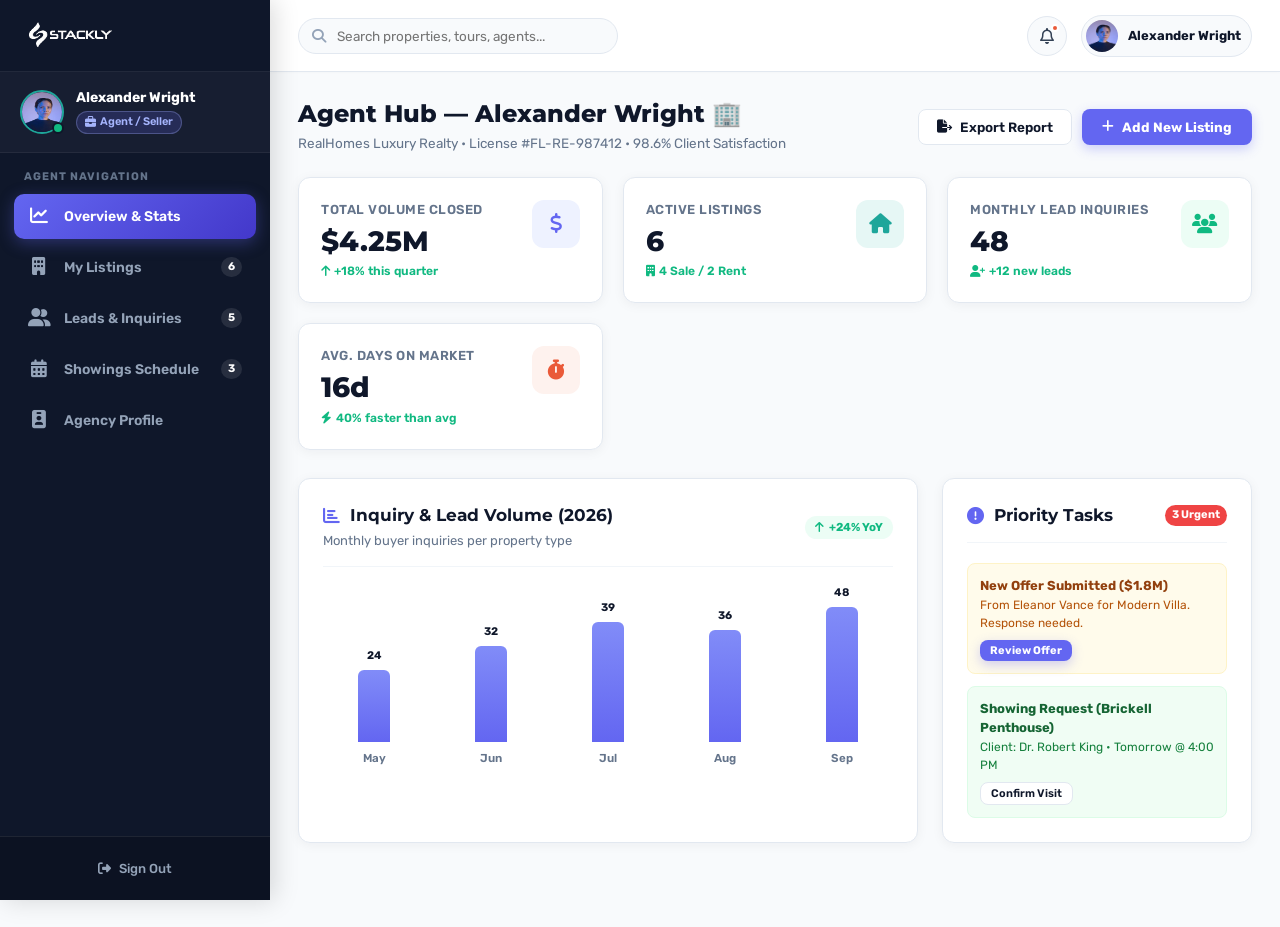
<file: dashboard-agent.html>
<!DOCTYPE html>
<html lang="en">
<head>
    <meta charset="UTF-8">
    <meta http-equiv="refresh" content="0; url=dashboard.html?role=agent">
    <title>Redirecting to Agent Dashboard...</title>
    <script>
        localStorage.setItem('realhomes_user_role', 'agent');
        window.location.href = 'dashboard.html?role=agent';
    </script>
</head>
<body style="font-family: sans-serif; text-align: center; padding-top: 50px;">
    <p>Loading Agent Dashboard...</p>
    <p><a href="dashboard.html?role=agent">Click here if you are not redirected automatically.</a></p>
</body>
</html>
</file>
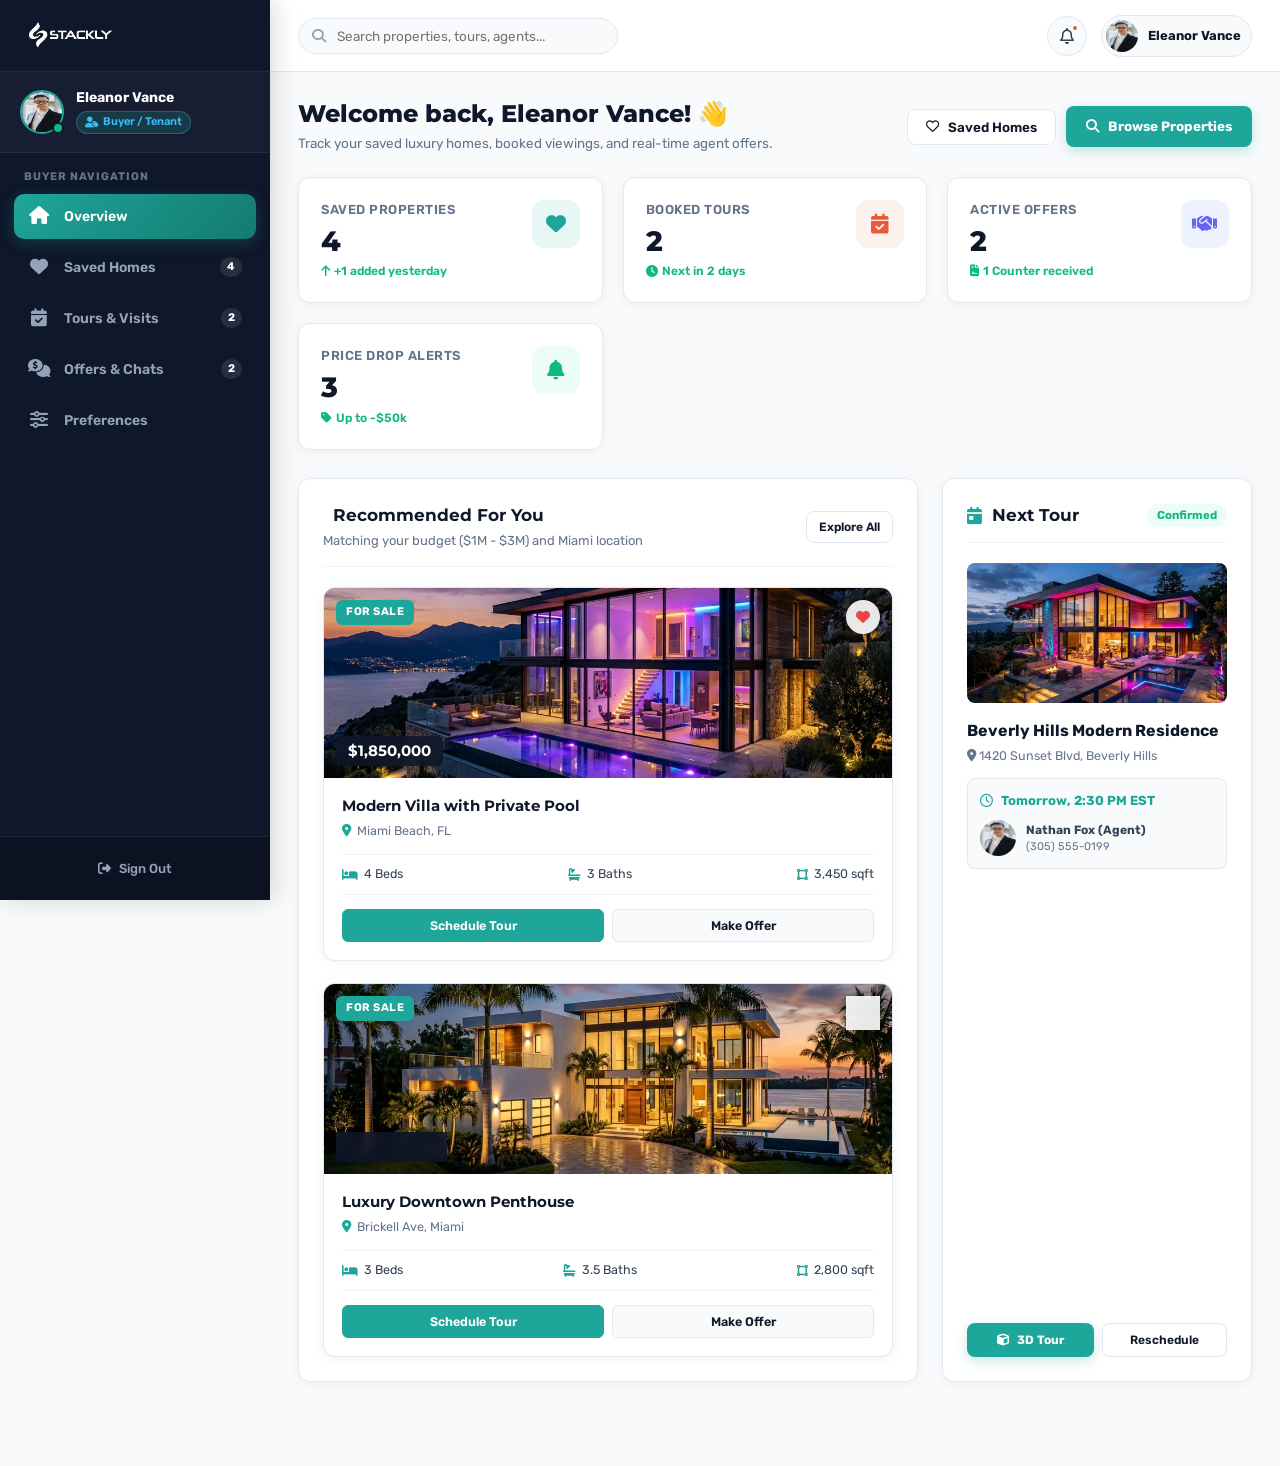
<file: dashboard-buyer.html>
<!DOCTYPE html>
<html lang="en">
<head>
    <meta charset="UTF-8">
    <meta http-equiv="refresh" content="0; url=dashboard.html?role=buyer">
    <title>Redirecting to Buyer Dashboard...</title>
    <script>
        localStorage.setItem('realhomes_user_role', 'buyer');
        window.location.href = 'dashboard.html?role=buyer';
    </script>
</head>
<body style="font-family: sans-serif; text-align: center; padding-top: 50px;">
    <p>Loading Buyer Dashboard...</p>
    <p><a href="dashboard.html?role=buyer">Click here if you are not redirected automatically.</a></p>
</body>
</html>
</file>
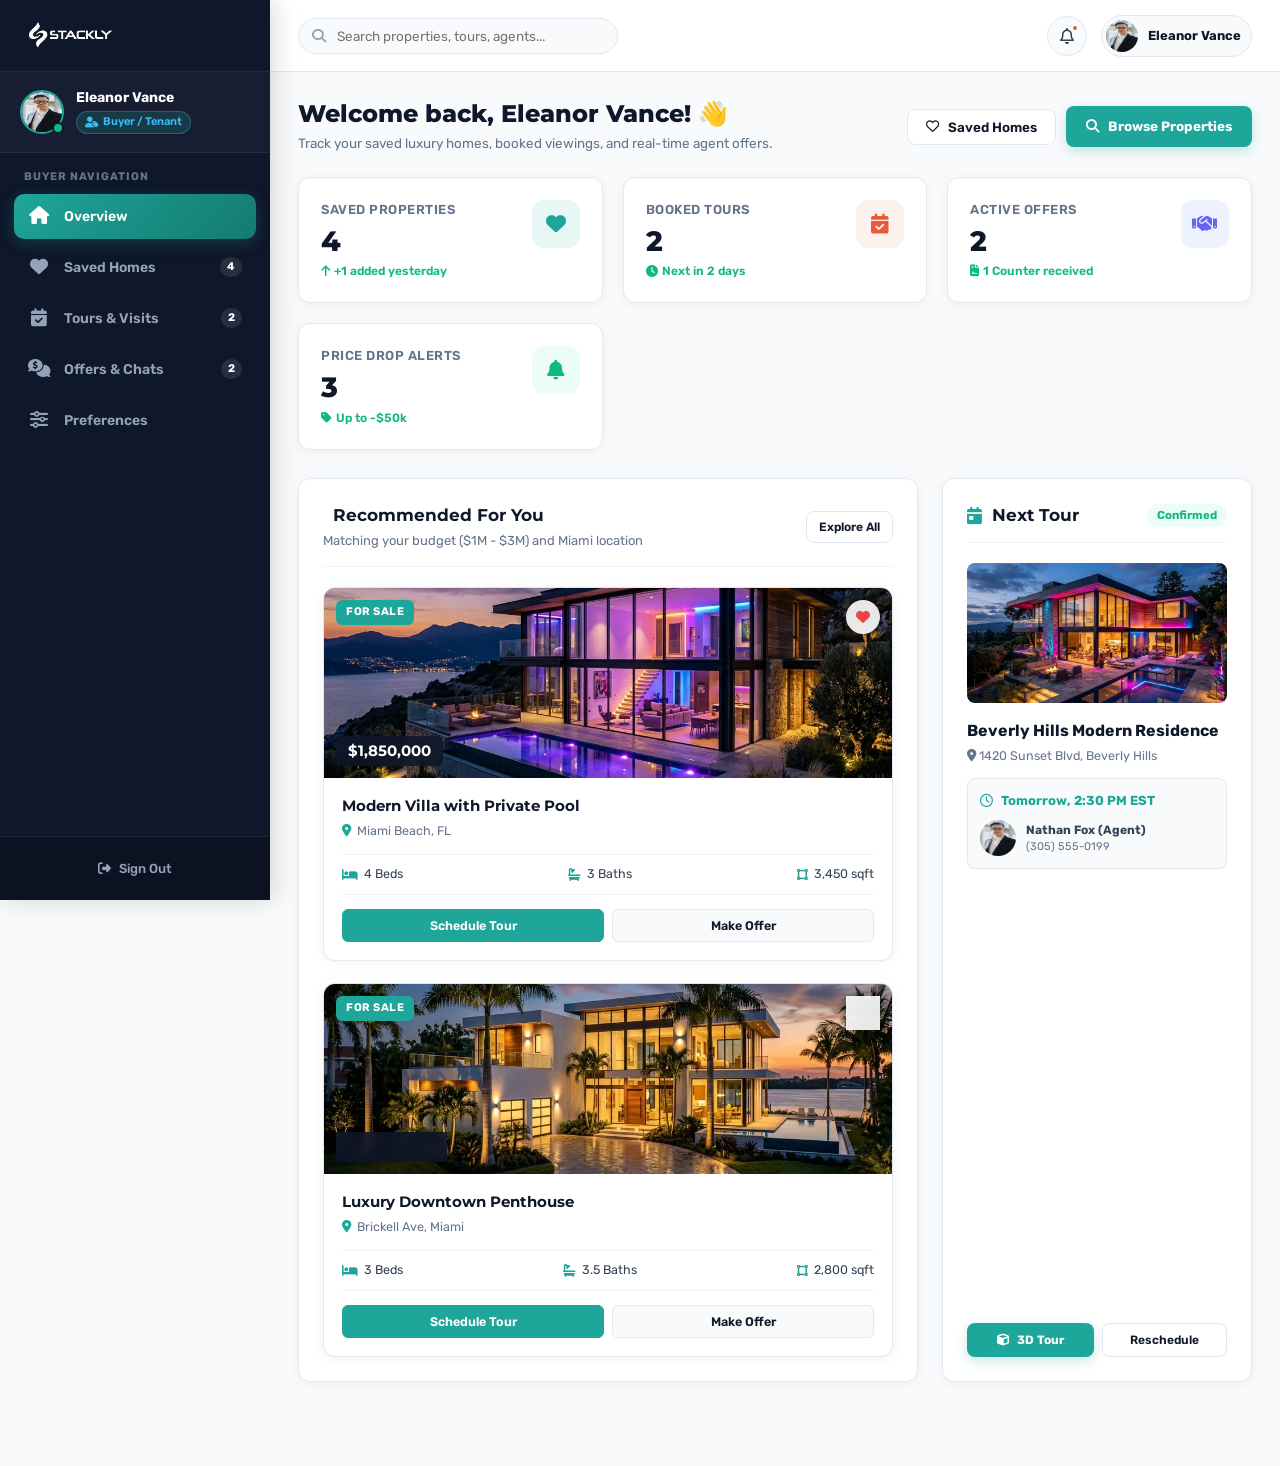
<file: dashboard.html>
<!DOCTYPE html>
<html lang="en">
<head>
    <meta charset="UTF-8">
    <meta name="viewport" content="width=device-width, initial-scale=1.0">
    <title>Dashboard - Real Homes</title>
    
    <!-- Meta SEO & Favicon -->
    <meta name="description" content="Manage your property search, saved listings, booked tours, and agent inquiries on Real Homes.">
    <link rel="icon" type="image/svg+xml" href="assets/images/logo.svg">

    <!-- Font Awesome Icons -->
    <link rel="stylesheet" href="https://cdnjs.cloudflare.com/ajax/libs/font-awesome/6.5.1/css/all.min.css" integrity="sha512-DTOQO9RWCH3ppGqcWaEA1BIZOC6xxalwEsw9c2QQeAIftl+Vegovlnee1c9QX4TctnWMn13TZye+giMm8e2LwA==" crossorigin="anonymous" referrerpolicy="no-referrer" />

    <!-- Google Fonts -->
    <link rel="preconnect" href="https://fonts.googleapis.com">
    <link rel="preconnect" href="https://fonts.gstatic.com" crossorigin>
    <link href="https://fonts.googleapis.com/css2?family=Caveat:wght@600;700&family=Montserrat:wght@400;500;600;700;800&family=Rubik:wght@400;500;600;700&display=swap" rel="stylesheet">

    <!-- Project Stylesheets -->
    <link rel="stylesheet" href="assets/css/style.css">
    <link rel="stylesheet" href="assets/css/dashboard.css">
</head>
<body>

    <div class="dash-app-layout" id="dashAppLayout">
        
        <!-- Mobile Sidebar Backdrop Overlay -->
        <div class="dash-sidebar-backdrop" id="dashSidebarBackdrop" onclick="closeMobileSidebar()"></div>

        <!-- ==========================================================================
             SIDEBAR (5-OPTION DASH BAR)
             ========================================================================== -->
        <aside class="dash-sidebar" id="dashSidebar">
            
            <!-- Sidebar Header -->
            <div class="dash-sidebar-header">
                <a href="index.html" class="dash-brand-logo">
                    <img src="stackly1.webp" alt="Stackly Logo" style="height: 40px; width: auto;">
                </a>
                <button class="dash-sidebar-close" onclick="closeMobileSidebar()" aria-label="Close sidebar">
                    <i class="fas fa-times"></i>
                </button>
            </div>

            <!-- User Status Card in Sidebar -->
            <div class="dash-sidebar-user">
                <div class="dash-user-avatar-wrap">
                    <img src="assets/images/agent-profile-3.webp" alt="User Profile" class="dash-user-avatar" id="dashSidebarAvatar">
                    <span class="dash-user-status-dot" title="Online Status"></span>
                </div>
                <div class="dash-user-info">
                    <div class="dash-user-name" id="dashSidebarName">Eleanor Vance</div>
                    <span class="dash-role-badge buyer" id="dashSidebarRoleBadge">
                        <i class="fas fa-user-tag"></i> Buyer / Tenant
                    </span>
                </div>
            </div>

            <!-- 5-Option Dash Bar Navigation: BUYER ROLE -->
            <div class="dash-nav-section" id="buyerSidebarNav">
                <div class="dash-nav-label">Buyer Navigation</div>
                <ul class="dash-nav-list">
                    <!-- Option 1: Overview -->
                    <li class="dash-nav-item active" data-target="buyer-overview" onclick="switchBuyerTab('buyer-overview')">
                        <a class="dash-nav-link">
                            <i class="fas fa-home nav-icon"></i>
                            <span class="nav-text">Overview</span>
                        </a>
                    </li>
                    <!-- Option 2: Saved Properties -->
                    <li class="dash-nav-item" data-target="buyer-saved" onclick="switchBuyerTab('buyer-saved')">
                        <a class="dash-nav-link">
                            <i class="fas fa-heart nav-icon"></i>
                            <span class="nav-text">Saved Homes</span>
                            <span class="dash-nav-badge">4</span>
                        </a>
                    </li>
                    <!-- Option 3: Booked Tours -->
                    <li class="dash-nav-item" data-target="buyer-tours" onclick="switchBuyerTab('buyer-tours')">
                        <a class="dash-nav-link">
                            <i class="fas fa-calendar-check nav-icon"></i>
                            <span class="nav-text">Tours & Visits</span>
                            <span class="dash-nav-badge">2</span>
                        </a>
                    </li>
                    <!-- Option 4: Offers & Inquiries -->
                    <li class="dash-nav-item" data-target="buyer-offers" onclick="switchBuyerTab('buyer-offers')">
                        <a class="dash-nav-link">
                            <i class="fas fa-comments-dollar nav-icon"></i>
                            <span class="nav-text">Offers & Chats</span>
                            <span class="dash-nav-badge">2</span>
                        </a>
                    </li>
                    <!-- Option 5: Profile & Preferences -->
                    <li class="dash-nav-item" data-target="buyer-profile" onclick="switchBuyerTab('buyer-profile')">
                        <a class="dash-nav-link">
                            <i class="fas fa-sliders-h nav-icon"></i>
                            <span class="nav-text">Preferences</span>
                        </a>
                    </li>
                </ul>
            </div>

            <!-- 5-Option Dash Bar Navigation: AGENT ROLE -->
            <div class="dash-nav-section" id="agentSidebarNav" style="display: none;">
                <div class="dash-nav-label">Agent Navigation</div>
                <ul class="dash-nav-list">
                    <!-- Option 1: Analytics & Overview -->
                    <li class="dash-nav-item active" data-target="agent-overview" onclick="switchAgentTab('agent-overview')">
                        <a class="dash-nav-link">
                            <i class="fas fa-chart-line nav-icon"></i>
                            <span class="nav-text">Overview & Stats</span>
                        </a>
                    </li>
                    <!-- Option 2: My Listings -->
                    <li class="dash-nav-item" data-target="agent-listings" onclick="switchAgentTab('agent-listings')">
                        <a class="dash-nav-link">
                            <i class="fas fa-building nav-icon"></i>
                            <span class="nav-text">My Listings</span>
                            <span class="dash-nav-badge">6</span>
                        </a>
                    </li>
                    <!-- Option 3: Leads & Inquiries -->
                    <li class="dash-nav-item" data-target="agent-leads" onclick="switchAgentTab('agent-leads')">
                        <a class="dash-nav-link">
                            <i class="fas fa-user-friends nav-icon"></i>
                            <span class="nav-text">Leads & Inquiries</span>
                            <span class="dash-nav-badge">5</span>
                        </a>
                    </li>
                    <!-- Option 4: Scheduled Showings -->
                    <li class="dash-nav-item" data-target="agent-showings" onclick="switchAgentTab('agent-showings')">
                        <a class="dash-nav-link">
                            <i class="fas fa-calendar-alt nav-icon"></i>
                            <span class="nav-text">Showings Schedule</span>
                            <span class="dash-nav-badge">3</span>
                        </a>
                    </li>
                    <!-- Option 5: Profile & Agency -->
                    <li class="dash-nav-item" data-target="agent-profile" onclick="switchAgentTab('agent-profile')">
                        <a class="dash-nav-link">
                            <i class="fas fa-id-badge nav-icon"></i>
                            <span class="nav-text">Agency Profile</span>
                        </a>
                    </li>
                </ul>
            </div>

            <!-- Sidebar Footer -->
            <div class="dash-sidebar-footer">
                <button class="btn-sidebar-logout" onclick="handleLogout()">
                    <i class="fas fa-sign-out-alt"></i>
                    <span>Sign Out</span>
                </button>
            </div>

        </aside>

        <!-- ==========================================================================
             MAIN CONTENT AREA
             ========================================================================== -->
        <main class="dash-main-wrapper">
            
            <!-- Sticky Top Header Bar -->
            <header class="dash-topbar">
                
                <div class="dash-topbar-left">
                    <!-- Mobile Hamburger -->
                    <button class="dash-mobile-hamburger" onclick="toggleMobileSidebar()" aria-label="Open mobile menu">
                        <i class="fas fa-bars"></i>
                    </button>

                    <!-- Search Input Box -->
                    <div class="dash-search-box">
                        <i class="fas fa-search dash-search-icon"></i>
                        <input type="text" class="dash-search-input" placeholder="Search properties, tours, agents..." onkeydown="if(event.key === 'Enter') window.location.href='404.html'">
                    </div>
                </div>

                <div class="dash-topbar-right">
                    
                    <!-- Notification Bell -->
                    <button class="dash-icon-btn" title="Notifications" onclick="window.location.href='404.html'">
                        <i class="far fa-bell"></i>
                        <span class="dash-badge-dot"></span>
                    </button>

                    <!-- Top Profile Preview -->
                    <div class="dash-topbar-profile" onclick="currentRole === 'buyer' ? switchBuyerTab('buyer-profile') : switchAgentTab('agent-profile')">
                        <img src="assets/images/agent-profile-3.webp" alt="User" class="dash-topbar-avatar" id="dashTopbarAvatar">
                        <span class="dash-topbar-user-name" id="dashTopbarName">Eleanor Vance</span>
                    </div>

                </div>

            </header>

            <!-- Dashboard Inner Content Body -->
            <div class="dash-body">

                <!-- ==================================================================
                     ROLE 1: BUYER / TENANT DASHBOARD PANELS (5 OPTIONS)
                     ================================================================== -->
                <div class="buyer-panel-group">

                    <!-- 1. BUYER OVERVIEW PANEL -->
                    <section class="dash-view-panel buyer-panel active" id="buyer-overview">
                        
                        <!-- Page Header -->
                        <div class="dash-page-header">
                            <div class="dash-page-title-wrap">
                                <h1>Welcome back, <span id="buyerHeadingName">Eleanor</span>! 👋</h1>
                                <p>Track your saved luxury homes, booked viewings, and real-time agent offers.</p>
                            </div>
                            <div class="dash-header-actions">
                                <button class="btn-dash-outline" onclick="switchBuyerTab('buyer-saved')">
                                    <i class="far fa-heart"></i> Saved Homes
                                </button>
                                <a href="404.html" class="btn-dash-primary">
                                    <i class="fas fa-search"></i> Browse Properties
                                </a>
                            </div>
                        </div>

                        <!-- 4 Stat Metrics Grid -->
                        <div class="dash-stats-grid">
                            <div class="dash-stat-card">
                                <div class="dash-stat-info">
                                    <span class="dash-stat-label">Saved Properties</span>
                                    <span class="dash-stat-value">4</span>
                                    <span class="dash-stat-change up"><i class="fas fa-arrow-up"></i> +1 added yesterday</span>
                                </div>
                                <div class="dash-stat-icon-wrap teal">
                                    <i class="fas fa-heart"></i>
                                </div>
                            </div>
                            <div class="dash-stat-card">
                                <div class="dash-stat-info">
                                    <span class="dash-stat-label">Booked Tours</span>
                                    <span class="dash-stat-value">2</span>
                                    <span class="dash-stat-change up"><i class="fas fa-clock"></i> Next in 2 days</span>
                                </div>
                                <div class="dash-stat-icon-wrap orange">
                                    <i class="fas fa-calendar-check"></i>
                                </div>
                            </div>
                            <div class="dash-stat-card">
                                <div class="dash-stat-info">
                                    <span class="dash-stat-label">Active Offers</span>
                                    <span class="dash-stat-value">2</span>
                                    <span class="dash-stat-change up"><i class="fas fa-file-contract"></i> 1 Counter received</span>
                                </div>
                                <div class="dash-stat-icon-wrap indigo">
                                    <i class="fas fa-handshake"></i>
                                </div>
                            </div>
                            <div class="dash-stat-card">
                                <div class="dash-stat-info">
                                    <span class="dash-stat-label">Price Drop Alerts</span>
                                    <span class="dash-stat-value">3</span>
                                    <span class="dash-stat-change up"><i class="fas fa-tag"></i> Up to -$50k</span>
                                </div>
                                <div class="dash-stat-icon-wrap green">
                                    <i class="fas fa-bell"></i>
                                </div>
                            </div>
                        </div>

                        <!-- 2-Column Split: Upcoming Tour Alert + Recent Recommendation -->
                        <div class="dash-grid-2col">
                            
                            <!-- Left: Recommended Curated Homes for Buyer -->
                            <div class="dash-card">
                                <div class="dash-card-header">
                                    <div>
                                        <h2 class="dash-card-title"><i class="fas fa-sparkles"></i> Recommended For You</h2>
                                        <span class="dash-card-subtitle">Matching your budget ($1M - $3M) and Miami location</span>
                                    </div>
                                    <a href="404.html" class="btn-dash-outline" style="font-size: 12px; padding: 6px 12px;">Explore All</a>
                                </div>

                                <div class="dash-props-grid">
                                    <!-- Prop 1 -->
                                    <div class="dash-prop-card">
                                        <div class="dash-prop-thumb-wrap">
                                            <img src="assets/images/prop-1.webp" alt="Modern Villa" class="dash-prop-thumb" loading="lazy">
                                            <span class="dash-prop-badge-status for-sale">For Sale</span>
                                            <button class="dash-prop-fav-btn" onclick="window.location.href='404.html'" title="Save Property">
                                                <i class="fas fa-heart"></i>
                                            </button>
                                            <div class="dash-prop-price-tag">$1,850,000</div>
                                        </div>
                                        <div class="dash-prop-content">
                                            <h3 class="dash-prop-title">Modern Villa with Private Pool</h3>
                                            <div class="dash-prop-location">
                                                <i class="fas fa-map-marker-alt" style="color: var(--dash-primary)"></i>
                                                <span>Miami Beach, FL</span>
                                            </div>
                                            <div class="dash-prop-specs">
                                                <div class="dash-prop-spec-item"><i class="fas fa-bed"></i> 4 Beds</div>
                                                <div class="dash-prop-spec-item"><i class="fas fa-bath"></i> 3 Baths</div>
                                                <div class="dash-prop-spec-item"><i class="fas fa-vector-square"></i> 3,450 sqft</div>
                                            </div>
                                            <div class="dash-prop-actions">
                                                <button class="dash-prop-btn primary" onclick="window.location.href='404.html'">Schedule Tour</button>
                                                <button class="dash-prop-btn" onclick="window.location.href='404.html'">Make Offer</button>
                                            </div>
                                        </div>
                                    </div>

                                    <!-- Prop 2 -->
                                    <div class="dash-prop-card">
                                        <div class="dash-prop-thumb-wrap">
                                            <img src="assets/images/prop-2.webp" alt="Downtown Penthouse" class="dash-prop-thumb" loading="lazy">
                                            <span class="dash-prop-badge-status for-sale">For Sale</span>
                                            <button class="dash-prop-fav-btn" onclick="window.location.href='404.html'" title="Save Property">
                                                <i class="fas fa-heart"></i>
                                            </button>
                                            <div class="dash-prop-price-tag">$2,400,000</div>
                                        </div>
                                        <div class="dash-prop-content">
                                            <h3 class="dash-prop-title">Luxury Downtown Penthouse</h3>
                                            <div class="dash-prop-location">
                                                <i class="fas fa-map-marker-alt" style="color: var(--dash-primary)"></i>
                                                <span>Brickell Ave, Miami</span>
                                            </div>
                                            <div class="dash-prop-specs">
                                                <div class="dash-prop-spec-item"><i class="fas fa-bed"></i> 3 Beds</div>
                                                <div class="dash-prop-spec-item"><i class="fas fa-bath"></i> 3.5 Baths</div>
                                                <div class="dash-prop-spec-item"><i class="fas fa-vector-square"></i> 2,800 sqft</div>
                                            </div>
                                            <div class="dash-prop-actions">
                                                <button class="dash-prop-btn primary" onclick="window.location.href='404.html'">Schedule Tour</button>
                                                <button class="dash-prop-btn" onclick="window.location.href='404.html'">Make Offer</button>
                                            </div>
                                        </div>
                                    </div>
                                </div>
                            </div>

                            <!-- Right: Next Scheduled Tour Box -->
                            <div class="dash-card" style="display: flex; flex-direction: column;">
                                <div class="dash-card-header">
                                    <h2 class="dash-card-title"><i class="fas fa-calendar-day"></i> Next Tour</h2>
                                    <span class="dash-status-pill success">Confirmed</span>
                                </div>

                                <div style="margin-bottom: 16px;">
                                    <img src="assets/images/property-1.webp" alt="Property Tour" style="width: 100%; height: 140px; border-radius: 8px; object-fit: cover;">
                                </div>

                                <h3 style="font-size: 16px; font-weight: 700; margin-bottom: 4px; color: var(--dash-text-dark);">Beverly Hills Modern Residence</h3>
                                <p style="font-size: 12.5px; color: var(--dash-text-muted); margin-bottom: 12px;"><i class="fas fa-map-marker-alt"></i> 1420 Sunset Blvd, Beverly Hills</p>

                                <div style="background: #f8fafc; border: 1px solid var(--dash-border); padding: 12px; border-radius: 8px; margin-bottom: 16px;">
                                    <div style="font-size: 13px; font-weight: 700; color: var(--dash-primary); display: flex; align-items: center; gap: 8px;">
                                        <i class="far fa-clock"></i> Tomorrow, 2:30 PM EST
                                    </div>
                                    <div style="display: flex; align-items: center; gap: 10px; margin-top: 10px;">
                                        <img src="assets/images/agent-profile-3.webp" alt="Nathan Fox" style="width: 36px; height: 36px; border-radius: 50%; object-fit: cover;">
                                        <div>
                                            <div style="font-size: 12px; font-weight: 700;">Nathan Fox (Agent)</div>
                                            <div style="font-size: 11px; color: var(--dash-text-muted);">(305) 555-0199</div>
                                        </div>
                                    </div>
                                </div>

                                <div style="display: flex; gap: 8px; margin-top: auto;">
                                    <button class="btn-dash-primary" style="flex: 1; justify-content: center; font-size: 12px;" onclick="window.location.href='404.html'">
                                        <i class="fas fa-cube"></i> 3D Tour
                                    </button>
                                    <button class="btn-dash-outline" style="flex: 1; justify-content: center; font-size: 12px;" onclick="window.location.href='404.html'">
                                        Reschedule
                                    </button>
                                </div>
                            </div>

                        </div>

                    </section>

                    <!-- 2. BUYER SAVED PROPERTIES PANEL -->
                    <section class="dash-view-panel buyer-panel" id="buyer-saved">
                        
                        <div class="dash-page-header">
                            <div class="dash-page-title-wrap">
                                <h1>Saved Properties (4)</h1>
                                <p>Properties you have bookmarked for comparison, pricing alerts, and tour scheduling.</p>
                            </div>
                            <div class="dash-header-actions">
                                <button class="btn-dash-outline" onclick="window.location.href='404.html'">
                                    <i class="fas fa-file-pdf"></i> Compare Selected
                                </button>
                                <a href="404.html" class="btn-dash-primary">
                                    <i class="fas fa-plus"></i> Find More
                                </a>
                            </div>
                        </div>

                        <!-- Saved Properties Grid -->
                        <div class="dash-props-grid">
                            
                            <!-- Card 1 -->
                            <div class="dash-prop-card">
                                <div class="dash-prop-thumb-wrap">
                                    <img src="assets/images/prop-1.webp" alt="Villa" class="dash-prop-thumb" loading="lazy">
                                    <span class="dash-prop-badge-status for-sale">For Sale</span>
                                    <button class="dash-prop-fav-btn" onclick="window.location.href='404.html'" title="Remove from saved">
                                        <i class="fas fa-trash-alt"></i>
                                    </button>
                                    <div class="dash-prop-price-tag">$1,850,000</div>
                                </div>
                                <div class="dash-prop-content">
                                    <h3 class="dash-prop-title">Modern Villa with Private Pool</h3>
                                    <div class="dash-prop-location"><i class="fas fa-map-marker-alt"></i> Miami Beach, FL</div>
                                    <div class="dash-prop-specs">
                                        <div class="dash-prop-spec-item"><i class="fas fa-bed"></i> 4 Beds</div>
                                        <div class="dash-prop-spec-item"><i class="fas fa-bath"></i> 3 Baths</div>
                                        <div class="dash-prop-spec-item"><i class="fas fa-vector-square"></i> 3,450 sqft</div>
                                    </div>
                                    <div class="dash-prop-actions">
                                        <button class="dash-prop-btn primary" onclick="window.location.href='404.html'">Schedule Tour</button>
                                        <button class="dash-prop-btn" onclick="window.location.href='404.html'">Make Offer</button>
                                    </div>
                                </div>
                            </div>

                            <!-- Card 2 -->
                            <div class="dash-prop-card">
                                <div class="dash-prop-thumb-wrap">
                                    <img src="assets/images/prop-2.webp" alt="Penthouse" class="dash-prop-thumb" loading="lazy">
                                    <span class="dash-prop-badge-status for-sale">For Sale</span>
                                    <button class="dash-prop-fav-btn" onclick="window.location.href='404.html'" title="Remove from saved">
                                        <i class="fas fa-trash-alt"></i>
                                    </button>
                                    <div class="dash-prop-price-tag">$2,400,000</div>
                                </div>
                                <div class="dash-prop-content">
                                    <h3 class="dash-prop-title">Luxury Downtown Penthouse</h3>
                                    <div class="dash-prop-location"><i class="fas fa-map-marker-alt"></i> Brickell Ave, Miami</div>
                                    <div class="dash-prop-specs">
                                        <div class="dash-prop-spec-item"><i class="fas fa-bed"></i> 3 Beds</div>
                                        <div class="dash-prop-spec-item"><i class="fas fa-bath"></i> 3.5 Baths</div>
                                        <div class="dash-prop-spec-item"><i class="fas fa-vector-square"></i> 2,800 sqft</div>
                                    </div>
                                    <div class="dash-prop-actions">
                                        <button class="dash-prop-btn primary" onclick="window.location.href='404.html'">Schedule Tour</button>
                                        <button class="dash-prop-btn" onclick="window.location.href='404.html'">Make Offer</button>
                                    </div>
                                </div>
                            </div>

                            <!-- Card 3 -->
                            <div class="dash-prop-card">
                                <div class="dash-prop-thumb-wrap">
                                    <img src="assets/images/rent-sunset-residence.webp" alt="Waterfront Sunset Residence" class="dash-prop-thumb" loading="lazy">
                                    <span class="dash-prop-badge-status for-rent">For Rent</span>
                                    <button class="dash-prop-fav-btn" onclick="window.location.href='404.html'" title="Remove from saved">
                                        <i class="fas fa-trash-alt"></i>
                                    </button>
                                    <div class="dash-prop-price-tag">$8,500 / mo</div>
                                </div>
                                <div class="dash-prop-content">
                                    <h3 class="dash-prop-title">Waterfront Sunset Residence</h3>
                                    <div class="dash-prop-location"><i class="fas fa-map-marker-alt"></i> Fort Lauderdale, FL</div>
                                    <div class="dash-prop-specs">
                                        <div class="dash-prop-spec-item"><i class="fas fa-bed"></i> 3 Beds</div>
                                        <div class="dash-prop-spec-item"><i class="fas fa-bath"></i> 2 Baths</div>
                                        <div class="dash-prop-spec-item"><i class="fas fa-vector-square"></i> 2,100 sqft</div>
                                    </div>
                                    <div class="dash-prop-actions">
                                        <button class="dash-prop-btn primary" onclick="window.location.href='404.html'">Schedule Tour</button>
                                        <button class="dash-prop-btn" onclick="window.location.href='404.html'">Apply Now</button>
                                    </div>
                                </div>
                            </div>

                            <!-- Card 4 -->
                            <div class="dash-prop-card">
                                <div class="dash-prop-thumb-wrap">
                                    <img src="assets/images/property-2.webp" alt="Palm Beach Villa" class="dash-prop-thumb" loading="lazy">
                                    <span class="dash-prop-badge-status for-sale">For Sale</span>
                                    <button class="dash-prop-fav-btn" onclick="window.location.href='404.html'" title="Remove from saved">
                                        <i class="fas fa-trash-alt"></i>
                                    </button>
                                    <div class="dash-prop-price-tag">$3,150,000</div>
                                </div>
                                <div class="dash-prop-content">
                                    <h3 class="dash-prop-title">Grand Oceanfront Villa & Garden</h3>
                                    <div class="dash-prop-location"><i class="fas fa-map-marker-alt"></i> Palm Beach, FL</div>
                                    <div class="dash-prop-specs">
                                        <div class="dash-prop-spec-item"><i class="fas fa-bed"></i> 4 Beds</div>
                                        <div class="dash-prop-spec-item"><i class="fas fa-bath"></i> 4 Baths</div>
                                        <div class="dash-prop-spec-item"><i class="fas fa-vector-square"></i> 3,900 sqft</div>
                                    </div>
                                    <div class="dash-prop-actions">
                                        <button class="dash-prop-btn primary" onclick="window.location.href='404.html'">Schedule Tour</button>
                                        <button class="dash-prop-btn" onclick="window.location.href='404.html'">Make Offer</button>
                                    </div>
                                </div>
                            </div>

                        </div>

                    </section>

                    <!-- 3. BUYER BOOKED TOURS PANEL -->
                    <section class="dash-view-panel buyer-panel" id="buyer-tours">
                        
                        <div class="dash-page-header">
                            <div class="dash-page-title-wrap">
                                <h1>Booked Tours & Showings</h1>
                                <p>Manage your upcoming in-person home walkthroughs and immersive 3D virtual tours.</p>
                            </div>
                            <div class="dash-header-actions">
                                <button class="btn-dash-primary" onclick="window.location.href='404.html'">
                                    <i class="fas fa-plus"></i> Request New Tour
                                </button>
                            </div>
                        </div>

                        <div class="dash-card">
                            <div class="dash-card-header">
                                <h2 class="dash-card-title"><i class="fas fa-calendar-check"></i> Upcoming Appointments (2)</h2>
                                <span class="dash-card-subtitle">Confirmed with verified listing agents</span>
                            </div>

                            <div class="dash-tour-list">
                                
                                <!-- Tour Item 1 -->
                                <div class="dash-tour-item">
                                    <div class="dash-tour-prop-meta">
                                        <img src="assets/images/prop-1.webp" alt="Tour Prop" class="dash-tour-thumb">
                                        <div class="dash-tour-details">
                                            <h4>Modern Villa with Private Pool</h4>
                                            <p><i class="fas fa-map-marker-alt"></i> 742 Evergreen Terr, Miami Beach, FL</p>
                                            <span class="dash-tour-badge-time">
                                                <i class="fas fa-calendar-day"></i> Tomorrow, Oct 24 &bull; 2:30 PM EST (In-Person)
                                            </span>
                                        </div>
                                    </div>

                                    <div class="dash-tour-agent-wrap">
                                        <img src="assets/images/agent-profile-3.webp" alt="Agent" class="dash-tour-agent-avatar">
                                        <div>
                                            <div style="font-size: 13px; font-weight: 700;">Nathan Fox</div>
                                            <div style="font-size: 11px; color: var(--dash-text-muted);">Assigned Listing Specialist</div>
                                        </div>
                                    </div>

                                    <div class="dash-tour-actions">
                                        <button class="btn-dash-primary" style="font-size: 12px; padding: 8px 14px;" onclick="window.location.href='404.html'">
                                            <i class="fas fa-clock"></i> Reschedule
                                        </button>
                                        <button class="btn-dash-outline" style="font-size: 12px; padding: 8px 12px; color: #ef4444;" onclick="window.location.href='404.html'">
                                            <i class="fas fa-times"></i> Cancel
                                        </button>
                                    </div>
                                </div>

                                <!-- Tour Item 2 -->
                                <div class="dash-tour-item">
                                    <div class="dash-tour-prop-meta">
                                        <img src="assets/images/prop-2.webp" alt="Tour Prop" class="dash-tour-thumb">
                                        <div class="dash-tour-details">
                                            <h4>Luxury Downtown Penthouse</h4>
                                            <p><i class="fas fa-map-marker-alt"></i> 1100 Brickell Bay Dr, Miami, FL</p>
                                            <span class="dash-tour-badge-time">
                                                <i class="fas fa-video"></i> Friday, Oct 26 &bull; 11:00 AM EST (3D Live Virtual Tour)
                                            </span>
                                        </div>
                                    </div>

                                    <div class="dash-tour-agent-wrap">
                                        <img src="assets/images/agent-profile-2.webp" alt="Agent" class="dash-tour-agent-avatar">
                                        <div>
                                            <div style="font-size: 13px; font-weight: 700;">Melissa Jane</div>
                                            <div style="font-size: 11px; color: var(--dash-text-muted);">Senior Luxury Consultant</div>
                                        </div>
                                    </div>

                                    <div class="dash-tour-actions">
                                        <button class="btn-dash-primary" style="font-size: 12px; padding: 8px 14px; background: #6366f1;" onclick="window.location.href='404.html'">
                                            <i class="fas fa-play-circle"></i> Launch 3D Tour
                                        </button>
                                        <button class="btn-dash-outline" style="font-size: 12px; padding: 8px 12px; color: #ef4444;" onclick="window.location.href='404.html'">
                                            <i class="fas fa-times"></i> Cancel
                                        </button>
                                    </div>
                                </div>

                            </div>
                        </div>

                    </section>

                    <!-- 4. BUYER OFFERS & INQUIRIES PANEL -->
                    <section class="dash-view-panel buyer-panel" id="buyer-offers">
                        
                        <div class="dash-page-header">
                            <div class="dash-page-title-wrap">
                                <h1>Purchase Offers & Direct Chats</h1>
                                <p>Track negotiation statuses, legal paperwork drafts, and communicate with listing agents.</p>
                            </div>
                        </div>

                        <div class="dash-grid-2col">
                            
                            <!-- Left: Active Offers Table -->
                            <div class="dash-card">
                                <div class="dash-card-header">
                                    <h2 class="dash-card-title"><i class="fas fa-file-signature"></i> Offer Tracker</h2>
                                    <span class="dash-card-subtitle">2 active submissions</span>
                                </div>

                                <div class="dash-offers-table-wrap">
                                    <table class="dash-table">
                                        <thead>
                                            <tr>
                                                <th>Property</th>
                                                <th>Offer Amount</th>
                                                <th>Listing Price</th>
                                                <th>Status</th>
                                                <th>Action</th>
                                            </tr>
                                        </thead>
                                        <tbody>
                                            <tr>
                                                <td>
                                                    <strong>Modern Villa</strong>
                                                    <div style="font-size: 11px; color: var(--dash-text-muted);">Miami Beach</div>
                                                </td>
                                                <td><strong>$1,780,000</strong></td>
                                                <td>$1,850,000</td>
                                                <td><span class="dash-status-pill warning"><i class="fas fa-clock"></i> Countered ($1.8M)</span></td>
                                                <td>
                                                    <button class="btn-dash-primary" style="font-size: 11px; padding: 4px 8px;" onclick="window.location.href='404.html'">Accept</button>
                                                </td>
                                            </tr>
                                            <tr>
                                                <td>
                                                    <strong>Downtown Penthouse</strong>
                                                    <div style="font-size: 11px; color: var(--dash-text-muted);">Brickell Ave</div>
                                                </td>
                                                <td><strong>$2,350,000</strong></td>
                                                <td>$2,400,000</td>
                                                <td><span class="dash-status-pill info"><i class="fas fa-search"></i> Under Review</span></td>
                                                <td>
                                                    <button class="btn-dash-outline" style="font-size: 11px; padding: 4px 8px;" onclick="window.location.href='404.html'">Revise</button>
                                                </td>
                                            </tr>
                                        </tbody>
                                    </table>
                                </div>
                            </div>

                            <!-- Right: Live Chat Box with Agent -->
                            <div class="dash-chat-box">
                                <div class="dash-chat-header">
                                    <div style="display: flex; align-items: center; gap: 10px;">
                                        <img src="assets/images/agent-profile-3.webp" alt="Agent" style="width: 34px; height: 34px; border-radius: 50%; object-fit: cover;">
                                        <div>
                                            <div style="font-size: 13px; font-weight: 700;">Nathan Fox</div>
                                            <div style="font-size: 11px; color: var(--dash-success);"><i class="fas fa-circle" style="font-size: 8px;"></i> Online now</div>
                                        </div>
                                    </div>
                                    <span style="font-size: 11px; color: var(--dash-text-muted);">Villa Discussion</span>
                                </div>

                                <div class="dash-chat-messages" id="buyerChatMessages">
                                    <div class="dash-message-bubble incoming">
                                        Hi Eleanor! The seller has reviewed your offer for the Miami Beach Villa. They are willing to accept \$1.80M if closing is within 30 days.
                                        <div style="font-size: 10px; opacity: 0.7; margin-top: 4px;">10:45 AM</div>
                                    </div>
                                    <div class="dash-message-bubble outgoing">
                                        That sounds reasonable! Can we include the outdoor patio furnishings in this price?
                                        <div style="font-size: 10px; opacity: 0.8; margin-top: 4px; text-align: right;">10:48 AM</div>
                                    </div>
                                    <div class="dash-message-bubble incoming">
                                        I spoke with the owner and yes, all patio loungers and outdoor barbecue setup are included!
                                        <div style="font-size: 10px; opacity: 0.7; margin-top: 4px;">10:52 AM</div>
                                    </div>
                                </div>

                                <div class="dash-chat-input-row">
                                    <input type="text" id="buyerChatInput" class="dash-chat-input" placeholder="Type your reply to agent..." onkeydown="if(event.key === 'Enter') sendInquiryReply('buyerChatInput', 'buyerChatMessages')">
                                    <button class="btn-dash-primary" style="padding: 9px 14px;" onclick="sendInquiryReply('buyerChatInput', 'buyerChatMessages')">
                                        <i class="fas fa-paper-plane"></i>
                                    </button>
                                </div>
                            </div>

                        </div>

                    </section>

                    <!-- 5. BUYER PROFILE & PREFERENCES PANEL -->
                    <section class="dash-view-panel buyer-panel" id="buyer-profile">
                        
                        <div class="dash-page-header">
                            <div class="dash-page-title-wrap">
                                <h1>Profile & Search Preferences</h1>
                                <p>Customize your budget, desired amenities, and calculate estimated monthly mortgage payments.</p>
                            </div>
                        </div>

                        <div class="dash-grid-even">
                            
                            <!-- Left: Profile & Search Criteria -->
                            <div class="dash-card">
                                <div class="dash-card-header">
                                    <h2 class="dash-card-title"><i class="fas fa-user-cog"></i> Buyer Criteria</h2>
                                </div>

                                <form onsubmit="savePreferences(event)">
                                    <div class="dash-form-grid" style="margin-bottom: 16px;">
                                        <div class="dash-form-group">
                                            <label class="dash-form-label">Full Name</label>
                                            <input type="text" id="buyerProfileNameInput" class="dash-form-control" value="Eleanor Vance" required oninput="this.value = this.value.replace(/[^a-zA-Z\s]/g, '')" onkeypress="return /[a-zA-Z\s]/.test(event.key)">
                                        </div>
                                        <div class="dash-form-group">
                                            <label class="dash-form-label">Email Address</label>
                                            <input type="email" id="buyerProfileEmailInput" class="dash-form-control" value="eleanor.vance@example.com" required>
                                        </div>
                                    </div>

                                    <div class="dash-form-grid" style="margin-bottom: 16px;">
                                        <div class="dash-form-group">
                                            <label class="dash-form-label">Target Location</label>
                                            <input type="text" class="dash-form-control" value="Miami, FL & Palm Beach">
                                        </div>
                                        <div class="dash-form-group">
                                            <label class="dash-form-label">Property Type</label>
                                            <select class="dash-form-control">
                                                <option selected>Luxury Villa & Penthouse</option>
                                                <option>Modern Apartments</option>
                                                <option>Commercial Property</option>
                                            </select>
                                        </div>
                                    </div>

                                    <div class="dash-form-group" style="margin-bottom: 20px;">
                                        <label class="dash-form-label">Must-Have Amenities</label>
                                        <div style="display: flex; gap: 12px; flex-wrap: wrap; margin-top: 6px;">
                                            <label style="font-size: 13px; display: flex; align-items: center; gap: 6px;"><input type="checkbox" checked> Swimming Pool</label>
                                            <label style="font-size: 13px; display: flex; align-items: center; gap: 6px;"><input type="checkbox" checked> Ocean View</label>
                                            <label style="font-size: 13px; display: flex; align-items: center; gap: 6px;"><input type="checkbox" checked> 2+ Garage</label>
                                            <label style="font-size: 13px; display: flex; align-items: center; gap: 6px;"><input type="checkbox"> Smart Home</label>
                                        </div>
                                    </div>

                                    <button type="submit" class="btn-dash-primary">
                                        <i class="fas fa-save"></i> Save Preferences
                                    </button>
                                </form>
                            </div>

                            <!-- Right: Live Mortgage Pre-qualification Calculator -->
                            <div class="dash-card">
                                <div class="dash-card-header">
                                    <h2 class="dash-card-title"><i class="fas fa-calculator"></i> Mortgage Payment Estimator</h2>
                                </div>

                                <div class="dash-form-grid" style="margin-bottom: 16px;">
                                    <div class="dash-form-group">
                                        <label class="dash-form-label">Home Purchase Price ($)</label>
                                        <input type="number" id="calcHomePrice" class="dash-form-control" value="1850000" step="10000">
                                    </div>
                                    <div class="dash-form-group">
                                        <label class="dash-form-label">Down Payment (%)</label>
                                        <input type="number" id="calcDownPayment" class="dash-form-control" value="20" min="5" max="90">
                                    </div>
                                </div>

                                <div class="dash-form-grid" style="margin-bottom: 20px;">
                                    <div class="dash-form-group">
                                        <label class="dash-form-label">Interest Rate (%)</label>
                                        <input type="number" id="calcInterest" class="dash-form-control" value="6.5" step="0.1">
                                    </div>
                                    <div class="dash-form-group">
                                        <label class="dash-form-label">Loan Term</label>
                                        <select id="calcTerm" class="dash-form-control">
                                            <option value="30" selected>30 Years Fixed</option>
                                            <option value="15">15 Years Fixed</option>
                                        </select>
                                    </div>
                                </div>

                                <!-- Output Box -->
                                <div class="dash-calc-summary-card">
                                    <span class="dash-calc-est-label">Estimated Monthly Payment</span>
                                    <span class="dash-calc-est-value" id="calcEstMonthly">$9,355 / mo</span>
                                    <span style="font-size: 11px; color: #94a3b8;">Includes Principal, Interest & standard rates</span>
                                </div>
                            </div>

                        </div>

                    </section>

                </div>


                <!-- ==================================================================
                     ROLE 2: AGENT / SELLER DASHBOARD PANELS (5 OPTIONS)
                     ================================================================== -->
                <div class="agent-panel-group" style="display: none;">

                    <!-- 1. AGENT OVERVIEW & ANALYTICS PANEL -->
                    <section class="dash-view-panel agent-panel active" id="agent-overview">
                        
                        <!-- Page Header -->
                        <div class="dash-page-header">
                            <div class="dash-page-title-wrap">
                                <h1>Agent Hub &mdash; <span id="agentHeadingName">Alexander Wright</span> 🏢</h1>
                                <p>RealHomes Luxury Realty &bull; License #FL-RE-987412 &bull; 98.6% Client Satisfaction</p>
                            </div>
                            <div class="dash-header-actions">
                                <button class="btn-dash-outline" onclick="window.location.href='404.html'">
                                    <i class="fas fa-file-export"></i> Export Report
                                </button>
                                <button class="btn-dash-primary btn-dash-agent" onclick="openAddListingModal()">
                                    <i class="fas fa-plus"></i> Add New Listing
                                </button>
                            </div>
                        </div>

                        <!-- 4 Stat Metrics Grid -->
                        <div class="dash-stats-grid">
                            <div class="dash-stat-card">
                                <div class="dash-stat-info">
                                    <span class="dash-stat-label">Total Volume Closed</span>
                                    <span class="dash-stat-value">$4.25M</span>
                                    <span class="dash-stat-change up"><i class="fas fa-arrow-up"></i> +18% this quarter</span>
                                </div>
                                <div class="dash-stat-icon-wrap indigo">
                                    <i class="fas fa-dollar-sign"></i>
                                </div>
                            </div>
                            <div class="dash-stat-card">
                                <div class="dash-stat-info">
                                    <span class="dash-stat-label">Active Listings</span>
                                    <span class="dash-stat-value">6</span>
                                    <span class="dash-stat-change up"><i class="fas fa-building"></i> 4 Sale / 2 Rent</span>
                                </div>
                                <div class="dash-stat-icon-wrap teal">
                                    <i class="fas fa-home"></i>
                                </div>
                            </div>
                            <div class="dash-stat-card">
                                <div class="dash-stat-info">
                                    <span class="dash-stat-label">Monthly Lead Inquiries</span>
                                    <span class="dash-stat-value">48</span>
                                    <span class="dash-stat-change up"><i class="fas fa-user-plus"></i> +12 new leads</span>
                                </div>
                                <div class="dash-stat-icon-wrap green">
                                    <i class="fas fa-users"></i>
                                </div>
                            </div>
                            <div class="dash-stat-card">
                                <div class="dash-stat-info">
                                    <span class="dash-stat-label">Avg. Days on Market</span>
                                    <span class="dash-stat-value">16d</span>
                                    <span class="dash-stat-change up"><i class="fas fa-bolt"></i> 40% faster than avg</span>
                                </div>
                                <div class="dash-stat-icon-wrap orange">
                                    <i class="fas fa-stopwatch"></i>
                                </div>
                            </div>
                        </div>

                        <!-- 2-Column Split: Performance Bar Chart + Urgent Leads -->
                        <div class="dash-grid-2col">
                            
                            <!-- Left: Lead Acquisition Bar Chart -->
                            <div class="dash-card">
                                <div class="dash-card-header">
                                    <div>
                                        <h2 class="dash-card-title"><i class="fas fa-chart-bar"></i> Inquiry & Lead Volume (2026)</h2>
                                        <span class="dash-card-subtitle">Monthly buyer inquiries per property type</span>
                                    </div>
                                    <span class="dash-status-pill success"><i class="fas fa-arrow-up"></i> +24% YoY</span>
                                </div>

                                <div class="dash-bar-chart">
                                    <div class="dash-bar-col">
                                        <div class="dash-bar-fill" style="height: 45%;" data-val="24"></div>
                                        <span class="dash-bar-month">May</span>
                                    </div>
                                    <div class="dash-bar-col">
                                        <div class="dash-bar-fill" style="height: 60%;" data-val="32"></div>
                                        <span class="dash-bar-month">Jun</span>
                                    </div>
                                    <div class="dash-bar-col">
                                        <div class="dash-bar-fill" style="height: 75%;" data-val="39"></div>
                                        <span class="dash-bar-month">Jul</span>
                                    </div>
                                    <div class="dash-bar-col">
                                        <div class="dash-bar-fill" style="height: 70%;" data-val="36"></div>
                                        <span class="dash-bar-month">Aug</span>
                                    </div>
                                    <div class="dash-bar-col">
                                        <div class="dash-bar-fill" style="height: 95%;" data-val="48"></div>
                                        <span class="dash-bar-month">Sep</span>
                                    </div>
                                </div>
                            </div>

                            <!-- Right: Urgent Tasks & Inquiries -->
                            <div class="dash-card">
                                <div class="dash-card-header">
                                    <h2 class="dash-card-title"><i class="fas fa-exclamation-circle"></i> Priority Tasks</h2>
                                    <span class="dash-nav-badge" style="background: #ef4444; color: white;">3 Urgent</span>
                                </div>

                                <div style="display: flex; flex-direction: column; gap: 12px;">
                                    <div style="padding: 12px; border-radius: 8px; background: #fffbeb; border: 1px solid #fef3c7;">
                                        <div style="font-size: 13px; font-weight: 700; color: #92400e;">New Offer Submitted ($1.8M)</div>
                                        <div style="font-size: 12px; color: #b45309;">From Eleanor Vance for Modern Villa. Response needed.</div>
                                        <button class="btn-dash-primary btn-dash-agent" style="font-size: 11px; padding: 4px 10px; margin-top: 8px;" onclick="switchAgentTab('agent-leads')">Review Offer</button>
                                    </div>

                                    <div style="padding: 12px; border-radius: 8px; background: #f0fdf4; border: 1px solid #dcfce7;">
                                        <div style="font-size: 13px; font-weight: 700; color: #166534;">Showing Request (Brickell Penthouse)</div>
                                        <div style="font-size: 12px; color: #15803d;">Client: Dr. Robert King &bull; Tomorrow @ 4:00 PM</div>
                                        <button class="btn-dash-outline" style="font-size: 11px; padding: 4px 10px; margin-top: 8px;" onclick="switchAgentTab('agent-showings')">Confirm Visit</button>
                                    </div>
                                </div>
                            </div>

                        </div>

                    </section>

                    <!-- 2. AGENT MY LISTINGS PANEL -->
                    <section class="dash-view-panel agent-panel" id="agent-listings">
                        
                        <div class="dash-page-header">
                            <div class="dash-page-title-wrap">
                                <h1>My Property Listings</h1>
                                <p>Manage pricing, photos, virtual tours, and status of your active portfolio.</p>
                            </div>
                            <div class="dash-header-actions">
                                <button class="btn-dash-primary btn-dash-agent" onclick="openAddListingModal()">
                                    <i class="fas fa-plus-circle"></i> Add New Property
                                </button>
                            </div>
                        </div>

                        <!-- Listing Filters -->
                        <div style="display: flex; gap: 10px; margin-bottom: 20px; flex-wrap: wrap;">
                            <button class="btn-dash-primary listing-filter-btn" onclick="filterAgentListings('all', this)">All Listings (6)</button>
                            <button class="btn-dash-outline listing-filter-btn" onclick="filterAgentListings('sale', this)">For Sale (4)</button>
                            <button class="btn-dash-outline listing-filter-btn" onclick="filterAgentListings('rent', this)">For Rent (2)</button>
                            <button class="btn-dash-outline listing-filter-btn" onclick="filterAgentListings('pending', this)">Pending (1)</button>
                        </div>

                        <!-- Dynamic Agent Listings Grid -->
                        <div class="dash-props-grid" id="agentListingsGrid">
                            <!-- Populated dynamically by dashboard.js using verified <100KB webp images -->
                        </div>

                    </section>

                    <!-- 3. AGENT LEADS & INQUIRIES PANEL -->
                    <section class="dash-view-panel agent-panel" id="agent-leads">
                        
                        <div class="dash-page-header">
                            <div class="dash-page-title-wrap">
                                <h1>Buyer Lead Pipeline</h1>
                                <p>Track prospective buyers and tenant inquiries through your sales funnel.</p>
                            </div>
                        </div>

                        <div class="dash-pipeline-grid">
                            
                            <!-- Column 1: New Inquiries -->
                            <div class="dash-pipeline-col">
                                <div class="dash-pipeline-col-header">
                                    <span>New Inquiries (2)</span>
                                    <span class="dash-status-pill info">Fresh</span>
                                </div>
                                
                                <div class="dash-lead-card" onclick="window.location.href='404.html'" style="cursor: pointer;">
                                    <div style="display: flex; justify-content: space-between; align-items: center;">
                                        <strong>Sarah Jenkins</strong>
                                        <span style="font-size: 11px; color: var(--dash-text-muted);">20m ago</span>
                                    </div>
                                    <div style="font-size: 12px; color: var(--dash-primary); font-weight: 600;">Modern Villa with Pool</div>
                                    <p style="font-size: 12px; color: var(--dash-text-muted);">"Is there any HOA restriction for short-term rental?"</p>
                                    <div style="font-size: 11px; font-weight: 700;">Budget: $1.9M &bull; Pre-Approved</div>
                                </div>

                                <div class="dash-lead-card" onclick="window.location.href='404.html'" style="cursor: pointer;">
                                    <div style="display: flex; justify-content: space-between; align-items: center;">
                                        <strong>Michael Chang</strong>
                                        <span style="font-size: 11px; color: var(--dash-text-muted);">2h ago</span>
                                    </div>
                                    <div style="font-size: 12px; color: var(--dash-primary); font-weight: 600;">Downtown Penthouse</div>
                                    <p style="font-size: 12px; color: var(--dash-text-muted);">"Would like a video walkthrough this Saturday."</p>
                                    <div style="font-size: 11px; font-weight: 700;">Budget: $2.5M &bull; Cash Buyer</div>
                                </div>
                            </div>

                            <!-- Column 2: Showing Scheduled -->
                            <div class="dash-pipeline-col">
                                <div class="dash-pipeline-col-header">
                                    <span>Tour Scheduled (2)</span>
                                    <span class="dash-status-pill warning">Active</span>
                                </div>

                                <div class="dash-lead-card" onclick="window.location.href='404.html'" style="cursor: pointer;">
                                    <div style="display: flex; justify-content: space-between; align-items: center;">
                                        <strong>Eleanor Vance</strong>
                                        <span class="dash-status-pill success" style="font-size: 10px;">Tomorrow</span>
                                    </div>
                                    <div style="font-size: 12px; color: var(--dash-primary); font-weight: 600;">Modern Villa ($1.85M)</div>
                                    <p style="font-size: 12px; color: var(--dash-text-muted);">Confirmed for in-person tour at 2:30 PM EST.</p>
                                </div>

                                <div class="dash-lead-card" onclick="window.location.href='404.html'" style="cursor: pointer;">
                                    <div style="display: flex; justify-content: space-between; align-items: center;">
                                        <strong>Dr. Robert King</strong>
                                        <span class="dash-status-pill success" style="font-size: 10px;">Oct 26</span>
                                    </div>
                                    <div style="font-size: 12px; color: var(--dash-primary); font-weight: 600;">Oceanfront Villa ($3.15M)</div>
                                    <p style="font-size: 12px; color: var(--dash-text-muted);">Client requested floor plan blueprints.</p>
                                </div>
                            </div>

                            <!-- Column 3: Negotiation -->
                            <div class="dash-pipeline-col">
                                <div class="dash-pipeline-col-header">
                                    <span>Under Offer (1)</span>
                                    <span class="dash-status-pill success">Hot</span>
                                </div>

                                <div class="dash-lead-card" onclick="window.location.href='404.html'" style="border-left: 4px solid var(--dash-success); cursor: pointer;">
                                    <div style="display: flex; justify-content: space-between; align-items: center;">
                                        <strong>David Sterling</strong>
                                        <span style="font-size: 11px; font-weight: 700; color: var(--dash-success);">$4.1M</span>
                                    </div>
                                    <div style="font-size: 12px; color: var(--dash-primary); font-weight: 600;">Beverly Hills Estate</div>
                                    <p style="font-size: 12px; color: var(--dash-text-muted);">Contract signed by buyer; escrow deposit verified.</p>
                                </div>
                            </div>

                        </div>

                    </section>

                    <!-- 4. AGENT SCHEDULED SHOWINGS PANEL -->
                    <section class="dash-view-panel agent-panel" id="agent-showings">
                        
                        <div class="dash-page-header">
                            <div class="dash-page-title-wrap">
                                <h1>Showing & Open House Calendar</h1>
                                <p>Manage appointments, lockbox access codes, and collect prospective buyer feedback.</p>
                            </div>
                        </div>

                        <div class="dash-card">
                            <div class="dash-card-header">
                                <h2 class="dash-card-title"><i class="fas fa-calendar-alt"></i> This Week's Showings (3)</h2>
                            </div>

                            <div class="dash-tour-list">
                                <div class="dash-tour-item">
                                    <div class="dash-tour-prop-meta">
                                        <img src="assets/images/prop-1.webp" alt="Showing" class="dash-tour-thumb">
                                        <div class="dash-tour-details">
                                            <h4>Modern Villa with Pool &bull; Private Walkthrough</h4>
                                            <p><i class="fas fa-user"></i> Buyer: <strong>Eleanor Vance</strong> ((305) 555-0144)</p>
                                            <span class="dash-tour-badge-time"><i class="far fa-clock"></i> Tomorrow @ 2:30 PM EST</span>
                                        </div>
                                    </div>
                                    <div class="dash-tour-actions">
                                        <button class="btn-dash-primary btn-dash-agent" style="font-size: 12px;" onclick="window.location.href='404.html'">
                                            <i class="fas fa-key"></i> Lockbox Code
                                        </button>
                                    </div>
                                </div>

                                <div class="dash-tour-item">
                                    <div class="dash-tour-prop-meta">
                                        <img src="assets/images/property-2.webp" alt="Showing" class="dash-tour-thumb">
                                        <div class="dash-tour-details">
                                            <h4>Grand Oceanfront Villa &bull; In-Person Viewing</h4>
                                            <p><i class="fas fa-user"></i> Buyer: <strong>Dr. Robert King</strong> ((561) 555-0182)</p>
                                            <span class="dash-tour-badge-time"><i class="far fa-clock"></i> Friday, Oct 26 @ 4:00 PM EST</span>
                                        </div>
                                    </div>
                                    <div class="dash-tour-actions">
                                        <button class="btn-dash-primary btn-dash-agent" style="font-size: 12px;" onclick="window.location.href='404.html'">
                                            <i class="fas fa-check"></i> Confirmed
                                        </button>
                                    </div>
                                </div>
                            </div>
                        </div>

                    </section>

                    <!-- 5. AGENT PROFILE & AGENCY PANEL -->
                    <section class="dash-view-panel agent-panel" id="agent-profile">
                        
                        <div class="dash-page-header">
                            <div class="dash-page-title-wrap">
                                <h1>Agent Profile & Agency Credentials</h1>
                                <p>Manage license credentials, commission payout preferences, and marketing bio.</p>
                            </div>
                        </div>

                        <div class="dash-grid-even">
                            
                            <div class="dash-card">
                                <div class="dash-card-header">
                                    <h2 class="dash-card-title"><i class="fas fa-id-card"></i> Licensing & Brokerage</h2>
                                    <span class="dash-status-pill success"><i class="fas fa-check-circle"></i> Verified Broker</span>
                                </div>

                                <form onsubmit="savePreferences(event)">
                                    <div class="dash-form-grid" style="margin-bottom: 16px;">
                                        <div class="dash-form-group">
                                            <label class="dash-form-label">Full Name</label>
                                            <input type="text" id="agentProfileNameInput" class="dash-form-control" value="Alexander Wright" required oninput="this.value = this.value.replace(/[^a-zA-Z\s]/g, '')" onkeypress="return /[a-zA-Z\s]/.test(event.key)">
                                        </div>
                                        <div class="dash-form-group">
                                            <label class="dash-form-label">License Number</label>
                                            <input type="text" class="dash-form-control" value="FL-RE-987412" readonly style="background: #f1f5f9;">
                                        </div>
                                    </div>

                                    <div class="dash-form-group" style="margin-bottom: 16px;">
                                        <label class="dash-form-label">Brokerage Name</label>
                                        <input type="text" class="dash-form-control" value="Real Homes Luxury Realty LLC">
                                    </div>

                                    <div class="dash-form-group" style="margin-bottom: 16px;">
                                        <label class="dash-form-label">Professional Bio</label>
                                        <textarea class="dash-form-control" rows="3">Specializing in South Florida luxury waterfront villas, high-rise penthouses, and private estates for over 12 years.</textarea>
                                    </div>

                                    <button type="submit" class="btn-dash-primary btn-dash-agent">
                                        <i class="fas fa-save"></i> Update Profile
                                    </button>
                                </form>
                            </div>

                            <div class="dash-card">
                                <div class="dash-card-header">
                                    <h2 class="dash-card-title"><i class="fas fa-star"></i> Client Testimonials (4.9/5)</h2>
                                </div>

                                <div style="display: flex; flex-direction: column; gap: 14px;">
                                    <div style="background: #f8fafc; padding: 14px; border-radius: 8px; border: 1px solid var(--dash-border);">
                                        <div style="display: flex; justify-content: space-between; margin-bottom: 6px;">
                                            <strong style="font-size: 13px;">James & Sarah Miller</strong>
                                            <span style="color: var(--star-gold); font-size: 12px;">★★★★★</span>
                                        </div>
                                        <p style="font-size: 12px; color: var(--dash-text-muted);">"Alexander sold our Brickell condo in under two weeks at full asking price! Outstanding service."</p>
                                    </div>

                                    <div style="background: #f8fafc; padding: 14px; border-radius: 8px; border: 1px solid var(--dash-border);">
                                        <div style="display: flex; justify-content: space-between; margin-bottom: 6px;">
                                            <strong style="font-size: 13px;">Victoria Sterling</strong>
                                            <span style="color: var(--star-gold); font-size: 12px;">★★★★★</span>
                                        </div>
                                        <p style="font-size: 12px; color: var(--dash-text-muted);">"Superb negotiation skills and prompt 3D walkthrough setup. Highest recommendation."</p>
                                    </div>
                                </div>
                            </div>

                        </div>

                    </section>

                </div>

            </div>

        </main>

    </div>

    <!-- ==========================================================================
         MODAL: ADD NEW LISTING (FOR AGENT ROLE)
         ========================================================================== -->
    <div class="dash-modal-backdrop" id="addListingModal">
        <div class="dash-modal-card">
            <div class="dash-modal-header">
                <h3 class="dash-modal-title"><i class="fas fa-plus-circle" style="color: var(--dash-agent-accent)"></i> Publish New Property Listing</h3>
                <button class="dash-modal-close" onclick="closeAddListingModal()">&times;</button>
            </div>
            <form onsubmit="handleAddListingSubmit(event)">
                <div class="dash-modal-body">
                    <div class="dash-form-group" style="margin-bottom: 14px;">
                        <label class="dash-form-label">Property Title *</label>
                        <input type="text" id="newListingTitle" class="dash-form-control" placeholder="e.g. Modern Sunset Villa with Infinity Pool" required>
                    </div>

                    <div class="dash-form-grid" style="margin-bottom: 14px;">
                        <div class="dash-form-group">
                            <label class="dash-form-label">Listing Price ($) *</label>
                            <input type="text" id="newListingPrice" class="dash-form-control" placeholder="e.g. $2,150,000" required>
                        </div>
                        <div class="dash-form-group">
                            <label class="dash-form-label">Listing Type *</label>
                            <select id="newListingType" class="dash-form-control">
                                <option value="for-sale">For Sale</option>
                                <option value="for-rent">For Rent</option>
                            </select>
                        </div>
                    </div>

                    <div class="dash-form-group" style="margin-bottom: 14px;">
                        <label class="dash-form-label">Location Address *</label>
                        <input type="text" id="newListingLocation" class="dash-form-control" placeholder="e.g. Key Biscayne, FL" required>
                    </div>

                    <div class="dash-form-grid" style="margin-bottom: 14px;">
                        <div class="dash-form-group">
                            <label class="dash-form-label">Bedrooms</label>
                            <input type="number" id="newListingBeds" class="dash-form-control" value="4" min="1">
                        </div>
                        <div class="dash-form-group">
                            <label class="dash-form-label">Bathrooms</label>
                            <input type="number" id="newListingBaths" class="dash-form-control" value="3" min="1" step="0.5">
                        </div>
                        <div class="dash-form-group">
                            <label class="dash-form-label">Square Feet (sqft)</label>
                            <input type="text" id="newListingSqft" class="dash-form-control" placeholder="e.g. 3,200">
                        </div>
                    </div>
                </div>
                <div class="dash-modal-footer">
                    <button type="button" class="btn-dash-outline" onclick="closeAddListingModal()">Cancel</button>
                    <button type="submit" class="btn-dash-primary btn-dash-agent">
                        <i class="fas fa-check"></i> Publish Property
                    </button>
                </div>
            </form>
        </div>
    </div>

    <!-- Dashboard Logic Script -->
    <script src="assets/js/dashboard.js"></script>

</body>
</html>
</file>
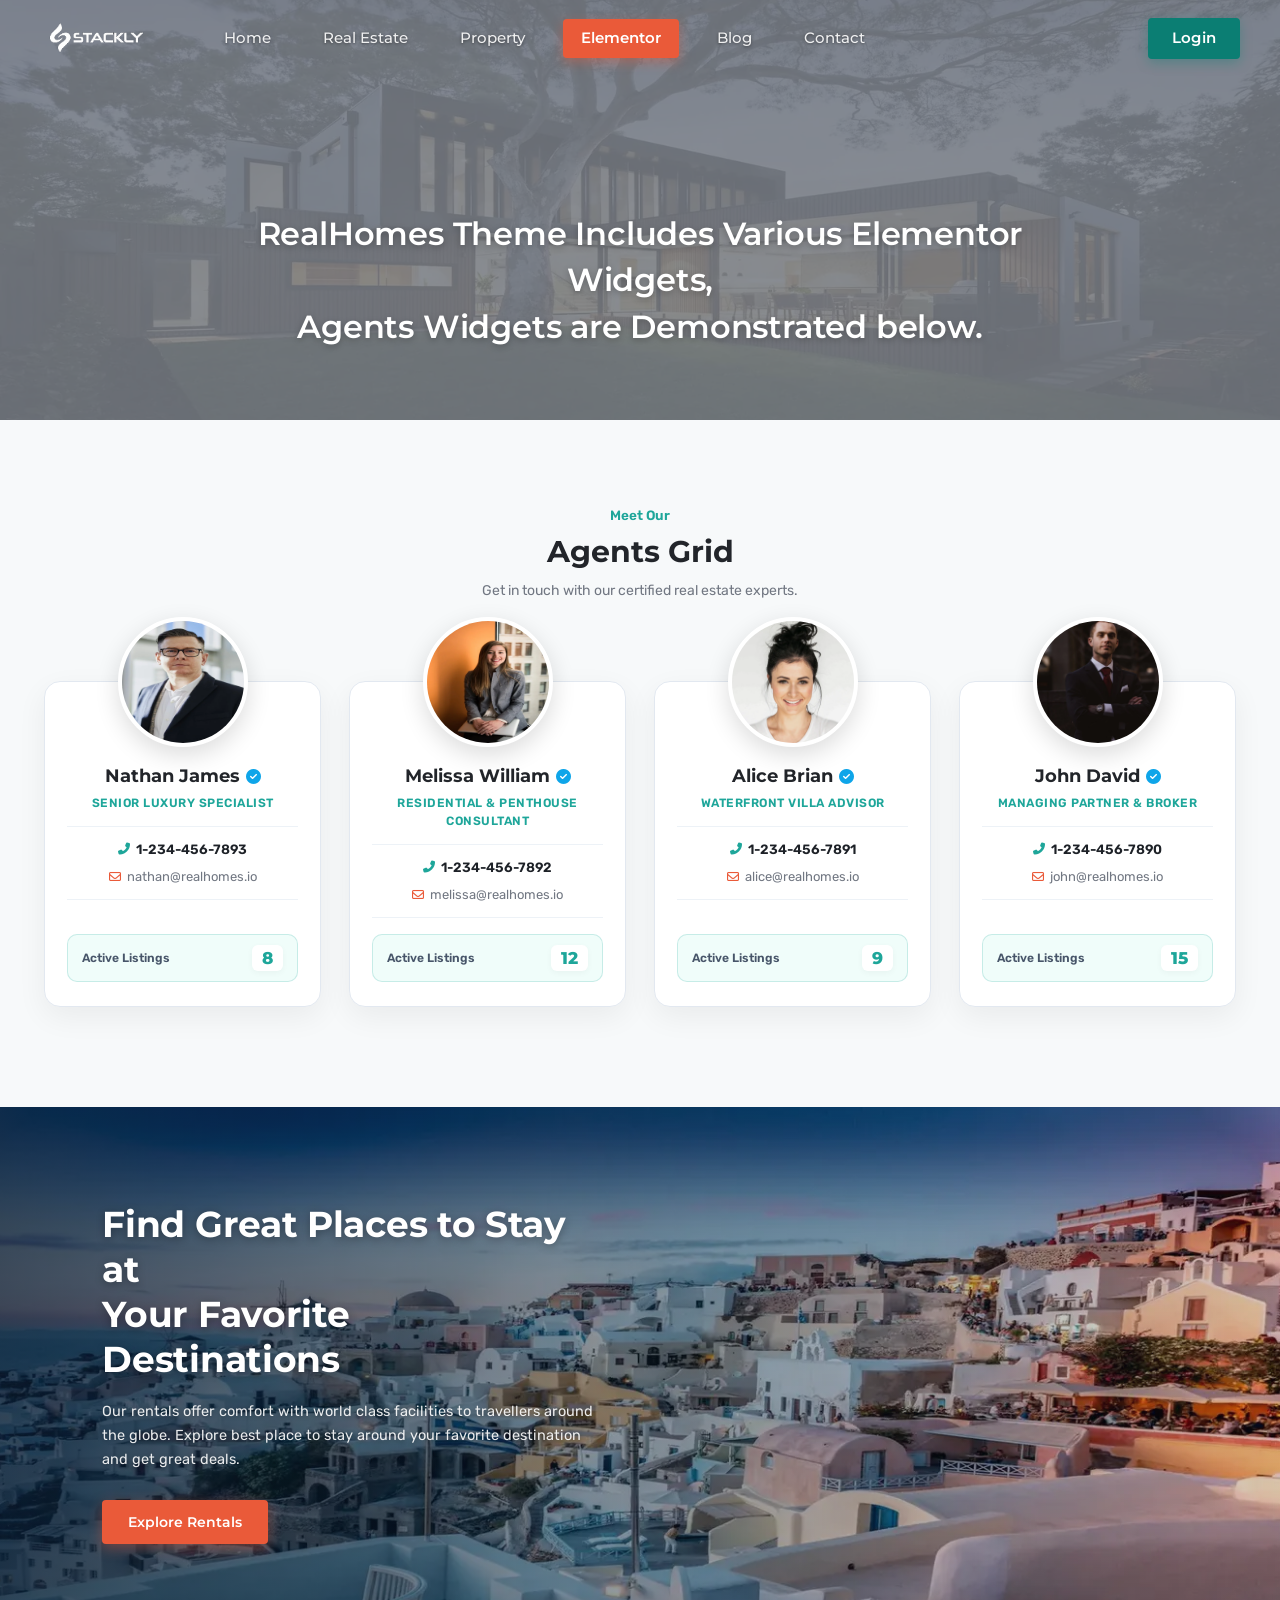
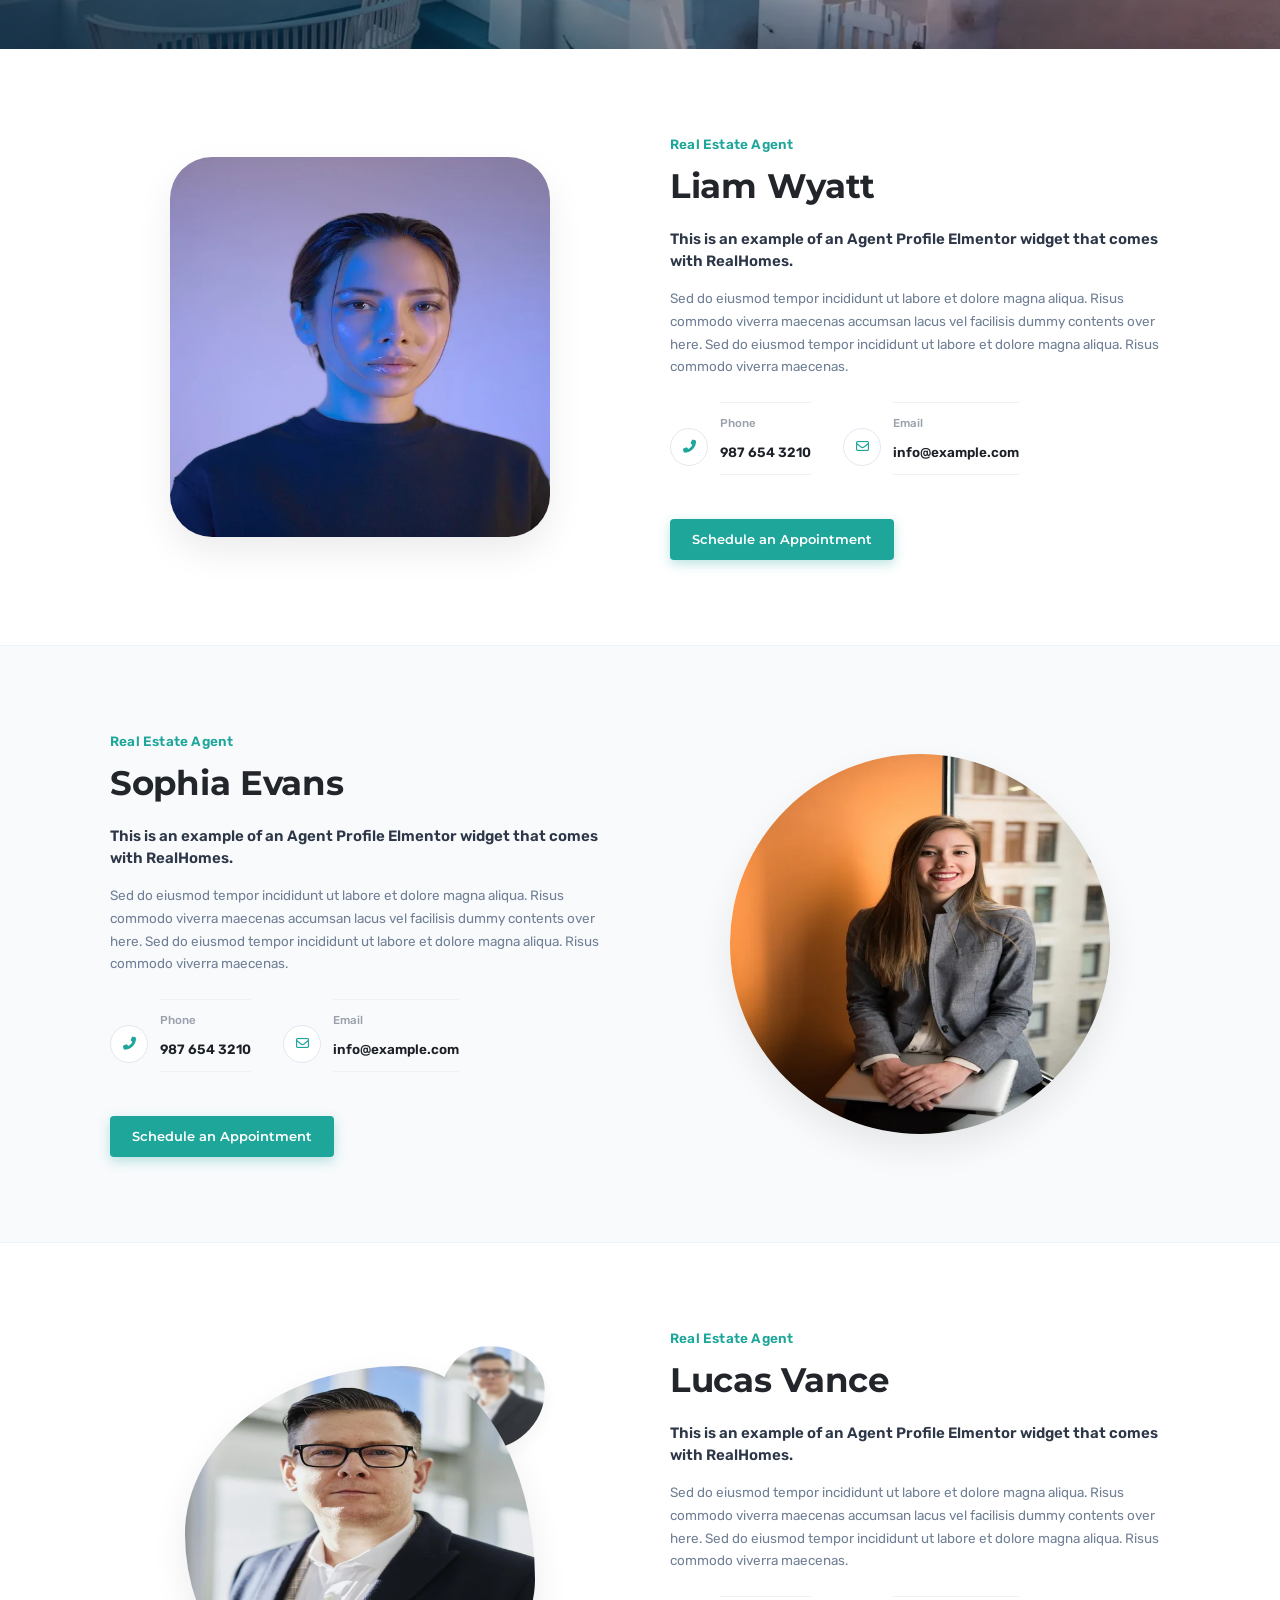
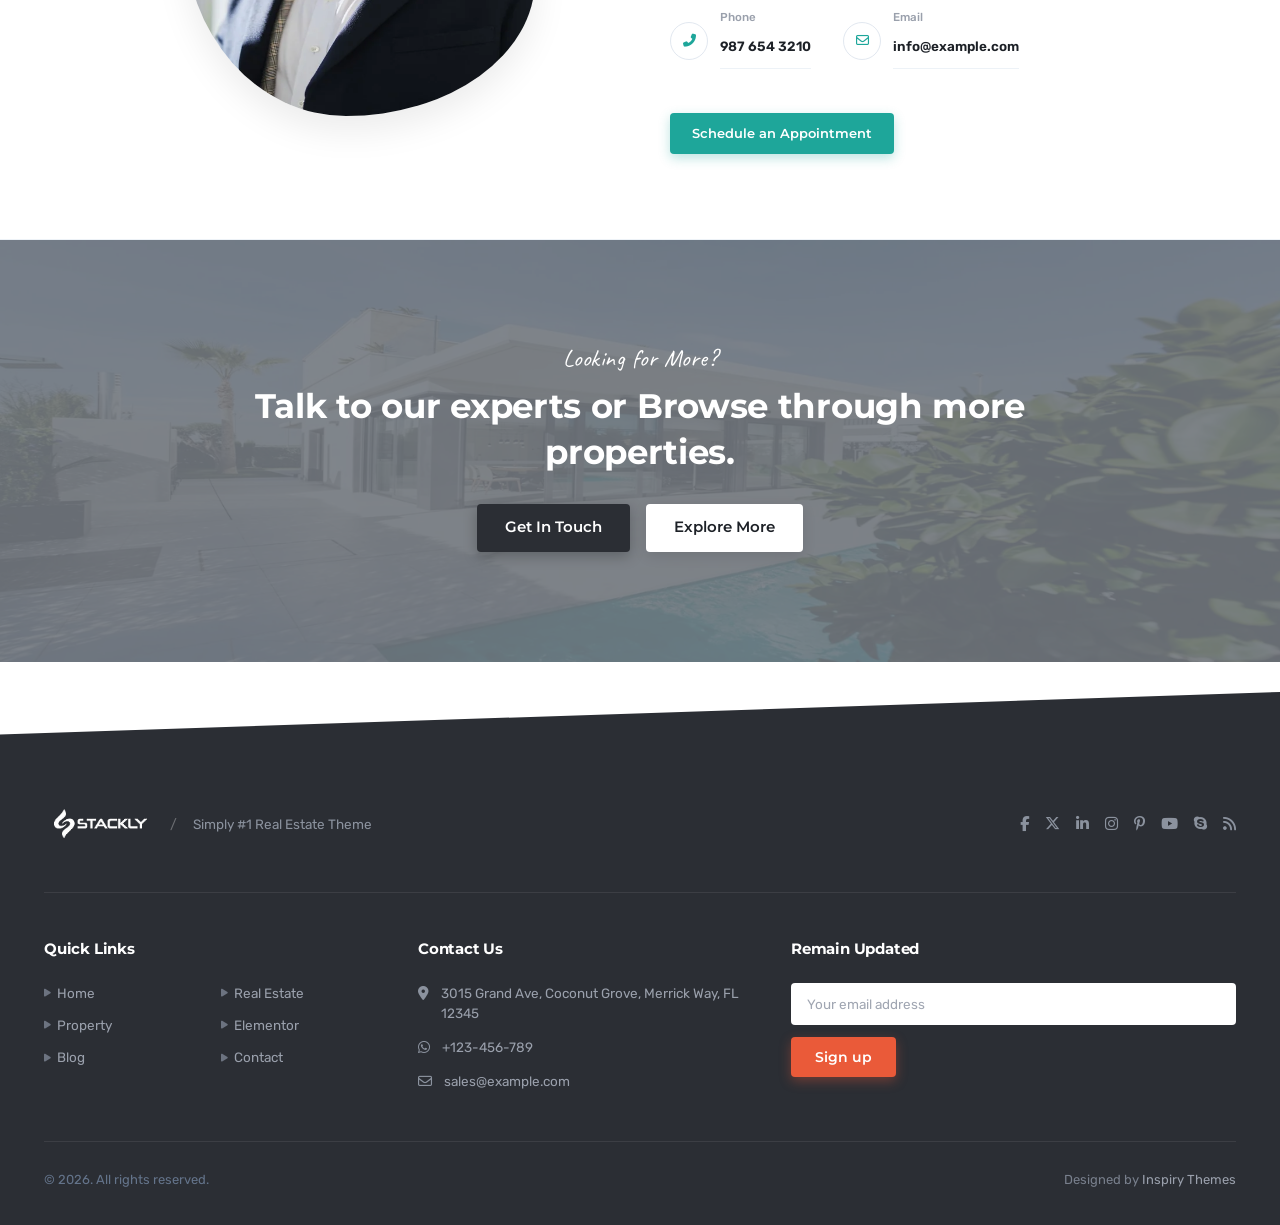
<file: elementor.html>
<!DOCTYPE html>
<html lang="en">
<head>
    <meta charset="UTF-8">
    <meta name="viewport" content="width=device-width, initial-scale=1.0">
    <title>Elementor Widgets - Real Homes</title>
    
    <!-- Meta SEO & Favicon -->
    <meta name="description" content="RealHomes Theme includes various Elementor Widgets. Agents widgets demonstrated below.">
    <link rel="icon" type="image/svg+xml" href="assets/images/logo.svg">

    <!-- Font Awesome Icons -->
    <link rel="stylesheet" href="https://cdnjs.cloudflare.com/ajax/libs/font-awesome/6.5.1/css/all.min.css" integrity="sha512-DTOQO9RWCH3ppGqcWaEA1BIZOC6xxalwEsw9c2QQeAIftl+Vegovlnee1c9QX4TctnWMn13TZye+giMm8e2LwA==" crossorigin="anonymous" referrerpolicy="no-referrer" />

    <!-- Project Stylesheet -->
    <link rel="stylesheet" href="assets/css/style.css">
</head>
<body>
    <div class="page-wrapper">
        
        <!-- HERO BANNER SECTION WITH ARCHITECTURAL BACKGROUND -->
        <header class="elementor-hero-section">
            <div class="elementor-hero-overlay"></div>

            <!-- Top Header Bar -->
            <div class="site-header site-header-re">
                <div class="header-container">
                    
                    <!-- Brand Logo -->
                    <a href="index.html" class="brand-logo">
                        <img src="stackly1.webp" alt="Stackly Logo" style="height: 45px; width: auto;">
                    </a>

                    <!-- Navigation Menu with Elementor Highlighted -->
                    <nav class="main-nav" id="mainNav">
                        <ul class="nav-list">
                            <li><a href="index.html" class="nav-link">Home</a></li>
                            <li><a href="real-estate.html" class="nav-link">Real Estate</a></li>
                            <li><a href="property.html" class="nav-link">Property</a></li>
                            <li><a href="elementor.html" class="nav-link active-tab-orange">Elementor</a></li>
                            <li><a href="blog.html" class="nav-link">Blog</a></li>
                            
                            <li><a href="contact.html" class="nav-link">Contact</a></li>
                        </ul>
                    </nav>

                    <!-- Header Right Elements -->
                     <div class="header-right">
                        <a href="login.html" class="btn-header-login">Login</a>

                        <!-- Mobile Hamburger Toggle -->
                        <button class="mobile-nav-toggle" id="mobileNavToggle" aria-label="Toggle navigation">
                            <i class="fas fa-bars"></i>
                        </button>
                    </div>

                </div>
            </div>

            <!-- Hero Main Headline -->
            <div class="elementor-hero-content-wrap">
                <h1 class="elementor-hero-title">
                    RealHomes Theme Includes Various Elementor Widgets,<br>
                    Agents Widgets are Demonstrated below.
                </h1>
            </div>
        </header>

        <!-- AGENTS GRID SECTION (ELEMENTOR DEMO - MATCHING HOME PAGE) -->
        <section class="elementor-agents-section" id="agentsGridSection">
            <div class="section-container">
                
                <div class="section-heading-wrap text-center scroll-reveal-fade">
                    <span class="elementor-subheading">Meet Our</span>
                    <h2 class="elementor-title">Agents Grid</h2>
                    <p class="elementor-desc">Get in touch with our certified real estate experts.</p>
                </div>

                <div class="agents-grid">
                    
                    <!-- Agent Card 1: Nathan James -->
                    <div class="agent-box-card scroll-reveal-card">
                        <div class="agent-portrait-wrap">
                            <img src="assets/images/agent-profile-3.webp" alt="Nathan James" loading="lazy">
                        </div>
                        <h3 class="agent-box-name">Nathan James <i class="fas fa-check-circle agent-verified-badge" title="Verified Senior Agent"></i></h3>
                        <span class="agent-role-tag">Senior Luxury Specialist</span>
                        <div class="agent-contact-meta">
                            <a href="tel:12344567893" class="agent-box-phone"><i class="fas fa-phone-alt"></i> 1-234-456-7893</a>
                            <a href="mailto:nathan@realhomes.io" class="agent-box-email"><i class="far fa-envelope"></i> nathan@realhomes.io</a>
                        </div>
                        <div class="agent-props-stat-box">
                            <span class="agent-props-label">Active Listings</span>
                            <span class="agent-props-count">8</span>
                        </div>
                    </div>

                    <!-- Agent Card 2: Melissa William -->
                    <div class="agent-box-card scroll-reveal-card">
                        <div class="agent-portrait-wrap">
                            <img src="assets/images/agent-profile-2.webp" alt="Melissa William" loading="lazy">
                        </div>
                        <h3 class="agent-box-name">Melissa William <i class="fas fa-check-circle agent-verified-badge" title="Verified Agent"></i></h3>
                        <span class="agent-role-tag">Residential &amp; Penthouse Consultant</span>
                        <div class="agent-contact-meta">
                            <a href="tel:12344567892" class="agent-box-phone"><i class="fas fa-phone-alt"></i> 1-234-456-7892</a>
                            <a href="mailto:melissa@realhomes.io" class="agent-box-email"><i class="far fa-envelope"></i> melissa@realhomes.io</a>
                        </div>
                        <div class="agent-props-stat-box">
                            <span class="agent-props-label">Active Listings</span>
                            <span class="agent-props-count">12</span>
                        </div>
                    </div>

                    <!-- Agent Card 3: Alice Brian -->
                    <div class="agent-box-card scroll-reveal-card">
                        <div class="agent-portrait-wrap">
                            <img src="assets/images/agent-alice-new.webp" alt="Alice Brian" loading="lazy">
                        </div>
                        <h3 class="agent-box-name">Alice Brian <i class="fas fa-check-circle agent-verified-badge" title="Verified Agent"></i></h3>
                        <span class="agent-role-tag">Waterfront Villa Advisor</span>
                        <div class="agent-contact-meta">
                            <a href="tel:12344567891" class="agent-box-phone"><i class="fas fa-phone-alt"></i> 1-234-456-7891</a>
                            <a href="mailto:alice@realhomes.io" class="agent-box-email"><i class="far fa-envelope"></i> alice@realhomes.io</a>
                        </div>
                        <div class="agent-props-stat-box">
                            <span class="agent-props-label">Active Listings</span>
                            <span class="agent-props-count">9</span>
                        </div>
                    </div>

                    <!-- Agent Card 4: John David -->
                    <div class="agent-box-card scroll-reveal-card">
                        <div class="agent-portrait-wrap">
                            <img src="assets/images/agent-john-new.webp" alt="John David" loading="lazy">
                        </div>
                        <h3 class="agent-box-name">John David <i class="fas fa-check-circle agent-verified-badge" title="Verified Partner"></i></h3>
                        <span class="agent-role-tag">Managing Partner &amp; Broker</span>
                        <div class="agent-contact-meta">
                            <a href="tel:12344567890" class="agent-box-phone"><i class="fas fa-phone-alt"></i> 1-234-456-7890</a>
                            <a href="mailto:john@realhomes.io" class="agent-box-email"><i class="far fa-envelope"></i> john@realhomes.io</a>
                        </div>
                        <div class="agent-props-stat-box">
                            <span class="agent-props-label">Active Listings</span>
                            <span class="agent-props-count">15</span>
                        </div>
                    </div>

                </div>

            </div>
        </section>

        <!-- DESTINATION CALLOUT BANNER SECTION -->
        <section class="elementor-dest-banner">
            <div class="elementor-dest-overlay"></div>
            <div class="elementor-dest-content">
                <h2 class="elementor-dest-title">
                    Find Great Places to Stay at<br>
                    Your Favorite Destinations
                </h2>
                <p class="elementor-dest-desc">
                    Our rentals offer comfort with world class facilities to travellers around the globe. Explore best place to stay around your favorite destination and get great deals.
                </p>
                <a href="404.html" class="btn-dest-explore">Explore Rentals</a>
            </div>
        </section>

        <!-- AGENT PROFILE WIDGET VARIATION 1: ROUNDED RECTANGLE -->
        <section class="agent-widget-section bg-white-alt">
            <div class="section-container">
                <div class="agent-widget-grid">
                    
                    <!-- Left: Squircle / Rounded Rectangle Portrait -->
                    <div class="agent-widget-media">
                        <div class="agent-shape-rounded">
                            <img src="assets/images/agent-profile-1.webp" alt="Liam Wyatt - Real Estate Agent" loading="lazy">
                        </div>
                    </div>

                    <!-- Right: Agent Bio & Contact Info -->
                    <div class="agent-widget-content">
                        <span class="agent-widget-tag">Real Estate Agent</span>
                        <h2 class="agent-widget-name">Liam Wyatt</h2>
                        <p class="agent-widget-lead">This is an example of an Agent Profile Elmentor widget that comes with RealHomes.</p>
                        <p class="agent-widget-desc">
                            Sed do eiusmod tempor incididunt ut labore et dolore magna aliqua. Risus commodo viverra maecenas accumsan lacus vel facilisis dummy contents over here. Sed do eiusmod tempor incididunt ut labore et dolore magna aliqua. Risus commodo viverra maecenas.
                        </p>
                        <div class="agent-widget-contacts">
                            <div class="agent-contact-box">
                                <div class="agent-contact-icon">
                                    <i class="fas fa-phone-alt"></i>
                                </div>
                                <div class="agent-contact-meta">
                                    <span class="agent-contact-label">Phone</span>
                                    <a href="tel:9876543210" class="agent-contact-val">987 654 3210</a>
                                </div>
                            </div>
                            <div class="agent-contact-box">
                                <div class="agent-contact-icon">
                                    <i class="far fa-envelope"></i>
                                </div>
                                <div class="agent-contact-meta">
                                    <span class="agent-contact-label">Email</span>
                                    <a href="mailto:info@example.com" class="agent-contact-val">info@example.com</a>
                                </div>
                            </div>
                        </div>
                        <a href="404.html" class="btn-agent-appointment">Schedule an Appointment</a>
                    </div>

                </div>
            </div>
        </section>

        <!-- AGENT PROFILE WIDGET VARIATION 2: CIRCULAR PORTRAIT (REVERSED) -->
        <section class="agent-widget-section bg-light-alt">
            <div class="section-container">
                <div class="agent-widget-grid grid-reversed">
                    
                    <!-- Left: Agent Bio & Contact Info -->
                    <div class="agent-widget-content">
                        <span class="agent-widget-tag">Real Estate Agent</span>
                        <h2 class="agent-widget-name">Sophia Evans</h2>
                        <p class="agent-widget-lead">This is an example of an Agent Profile Elmentor widget that comes with RealHomes.</p>
                        <p class="agent-widget-desc">
                            Sed do eiusmod tempor incididunt ut labore et dolore magna aliqua. Risus commodo viverra maecenas accumsan lacus vel facilisis dummy contents over here. Sed do eiusmod tempor incididunt ut labore et dolore magna aliqua. Risus commodo viverra maecenas.
                        </p>
                        <div class="agent-widget-contacts">
                            <div class="agent-contact-box">
                                <div class="agent-contact-icon">
                                    <i class="fas fa-phone-alt"></i>
                                </div>
                                <div class="agent-contact-meta">
                                    <span class="agent-contact-label">Phone</span>
                                    <a href="tel:9876543210" class="agent-contact-val">987 654 3210</a>
                                </div>
                            </div>
                            <div class="agent-contact-box">
                                <div class="agent-contact-icon">
                                    <i class="far fa-envelope"></i>
                                </div>
                                <div class="agent-contact-meta">
                                    <span class="agent-contact-label">Email</span>
                                    <a href="mailto:info@example.com" class="agent-contact-val">info@example.com</a>
                                </div>
                            </div>
                        </div>
                        <a href="404.html" class="btn-agent-appointment">Schedule an Appointment</a>
                    </div>

                    <!-- Right: Circular Portrait -->
                    <div class="agent-widget-media">
                        <div class="agent-shape-circle">
                            <img src="assets/images/agent-profile-2.webp" alt="Sophia Evans - Real Estate Agent" loading="lazy">
                        </div>
                    </div>

                </div>
            </div>
        </section>

        <!-- AGENT PROFILE WIDGET VARIATION 3: ORGANIC BLOB / FLUID MASK -->
        <section class="agent-widget-section bg-white-alt">
            <div class="section-container">
                <div class="agent-widget-grid">
                    
                    <!-- Left: Fluid Blob Portrait with Floating Droplet -->
                    <div class="agent-widget-media">
                        <div class="agent-shape-blob-container">
                            <div class="agent-shape-blob-main">
                                <img src="assets/images/agent-profile-3.webp" alt="Lucas Vance - Real Estate Agent" loading="lazy">
                            </div>
                            <div class="agent-shape-blob-mini">
                                <img src="assets/images/agent-profile-3.webp" alt="Decorative Blur Accent" aria-hidden="true">
                            </div>
                        </div>
                    </div>

                    <!-- Right: Agent Bio & Contact Info -->
                    <div class="agent-widget-content">
                        <span class="agent-widget-tag">Real Estate Agent</span>
                        <h2 class="agent-widget-name">Lucas Vance</h2>
                        <p class="agent-widget-lead">This is an example of an Agent Profile Elmentor widget that comes with RealHomes.</p>
                        <p class="agent-widget-desc">
                            Sed do eiusmod tempor incididunt ut labore et dolore magna aliqua. Risus commodo viverra maecenas accumsan lacus vel facilisis dummy contents over here. Sed do eiusmod tempor incididunt ut labore et dolore magna aliqua. Risus commodo viverra maecenas.
                        </p>
                        <div class="agent-widget-contacts">
                            <div class="agent-contact-box">
                                <div class="agent-contact-icon">
                                    <i class="fas fa-phone-alt"></i>
                                </div>
                                <div class="agent-contact-meta">
                                    <span class="agent-contact-label">Phone</span>
                                    <a href="tel:9876543210" class="agent-contact-val">987 654 3210</a>
                                </div>
                            </div>
                            <div class="agent-contact-box">
                                <div class="agent-contact-icon">
                                    <i class="far fa-envelope"></i>
                                </div>
                                <div class="agent-contact-meta">
                                    <span class="agent-contact-label">Email</span>
                                    <a href="mailto:info@example.com" class="agent-contact-val">info@example.com</a>
                                </div>
                            </div>
                        </div>
                        <a href="404.html" class="btn-agent-appointment">Schedule an Appointment</a>
                    </div>

                </div>
            </div>
        </section>

        <!-- BOTTOM LOOKING FOR MORE CTA BANNER (WITH HIGH-RES SKYLINE BACKGROUND) -->
        <section class="elementor-cta-section">
            <div class="elementor-cta-overlay"></div>
            <div class="elementor-cta-content">
                <span class="elementor-cta-tagline">Looking for More?</span>
                <h2 class="elementor-cta-title">Talk to our experts or Browse through more properties.</h2>
                <div class="elementor-cta-btn-group">
                    <a href="404.html" class="btn-elementor-dark">Get In Touch</a>
                    <a href="404.html" class="btn-elementor-white">Explore More</a>
                </div>
            </div>
        </section>

        <!-- SITE FOOTER (DARK THEMED WITH SLANTED TOP) -->
        <footer class="site-footer-modern" id="mainFooter">
            <div class="section-container">
                
                <!-- Top Brand & Social Bar -->
                <div class="footer-top-brand-bar">
                    <div class="footer-brand-left">
                        <a href="index.html" class="brand-logo">
                            <img src="stackly1.webp" alt="Stackly Logo" style="height: 45px; width: auto;">
                        </a>
                        <span class="footer-tagline-divider">/</span>
                        <span class="footer-brand-tagline">Simply #1 Real Estate Theme</span>
                    </div>

                   <ul class="footer-social-links">
                        <li><a href="404.html" aria-label="Facebook"><i class="fab fa-facebook-f"></i></a></li>
                        <li><a href="404.html" aria-label="Twitter X"><i class="fab fa-x-twitter"></i></a></li>
                        <li><a href="404.html" aria-label="LinkedIn"><i class="fab fa-linkedin-in"></i></a></li>
                        <li><a href="404.html" aria-label="Instagram"><i class="fab fa-instagram"></i></a></li>
                        <li><a href="404.html" aria-label="Pinterest"><i class="fab fa-pinterest-p"></i></a></li>
                        <li><a href="404.html" aria-label="YouTube"><i class="fab fa-youtube"></i></a></li>
                        <li><a href="404.html" aria-label="Skype"><i class="fab fa-skype"></i></a></li>
                        <li><a href="404.html" aria-label="RSS Feed"><i class="fas fa-rss"></i></a></li>
                    </ul>
                </div>

                <!-- Main 3-Column Footer Grid -->
                <div class="footer-main-columns">
                    
                    <!-- Col 1: Quick Links -->
                    <div class="footer-col">
                        <h4 class="footer-col-title">Quick Links</h4>
                        <ul class="footer-quick-links-grid">
                            <li><a href="index.html"><i class="fas fa-play"></i> Home</a></li>
                            <li><a href="real-estate.html"><i class="fas fa-play"></i> Real Estate</a></li>
                            <li><a href="property.html"><i class="fas fa-play"></i> Property</a></li>
                            <li><a href="elementor.html"><i class="fas fa-play"></i> Elementor</a></li>
                             <li><a href="blog.html"><i class="fas fa-play"></i> Blog</a></li>
                            <li><a href="contact.html"><i class="fas fa-play"></i> Contact</a></li>
                        </ul>
                    </div>

                    <!-- Col 2: Contact Us -->
                    <div class="footer-col">
                        <h4 class="footer-col-title">Contact Us</h4>
                        <ul class="footer-contact-list">
                            <li class="footer-contact-item">
                                <i class="fas fa-map-marker-alt"></i>
                                <span>3015 Grand Ave, Coconut Grove, Merrick Way, FL 12345</span>
                            </li>
                            <li class="footer-contact-item">
                                <i class="fab fa-whatsapp"></i>
                                <a href="tel:+123-456-789">+123-456-789</a>
                            </li>
                            <li class="footer-contact-item">
                                <i class="far fa-envelope"></i>
                                <a href="mailto:sales@example.com">sales@example.com</a>
                            </li>
                        </ul>
                    </div>

                    <!-- Col 3: Remain Updated Newsletter -->
                    <div class="footer-col footer-col-newsletter">
                        <h4 class="footer-col-title">Remain Updated</h4>
                        <form class="footer-newsletter-form" id="newsletterForm">
                            <div class="newsletter-input-row">
                                <input type="email" class="newsletter-input" id="newsletterEmailInput" placeholder="Your email address" required>
                            </div>
                            <button type="submit" class="btn-newsletter-signup">Sign up</button>
                        </form>
                    </div>

                </div>

                <!-- Bottom Copyright & Designed By -->
                <div class="footer-bottom-legal">
                    <p class="footer-copy">&copy; 2026. All rights reserved.</p>
                    <p class="footer-designed-by">Designed by <a href="404.html" target="_blank" rel="noopener noreferrer">Inspiry Themes</a></p>
                </div>

            </div>
        </footer>

    </div>

    <!-- Main JS -->
    <script src="assets/js/main.js"></script>
</body>
</html>
</file>
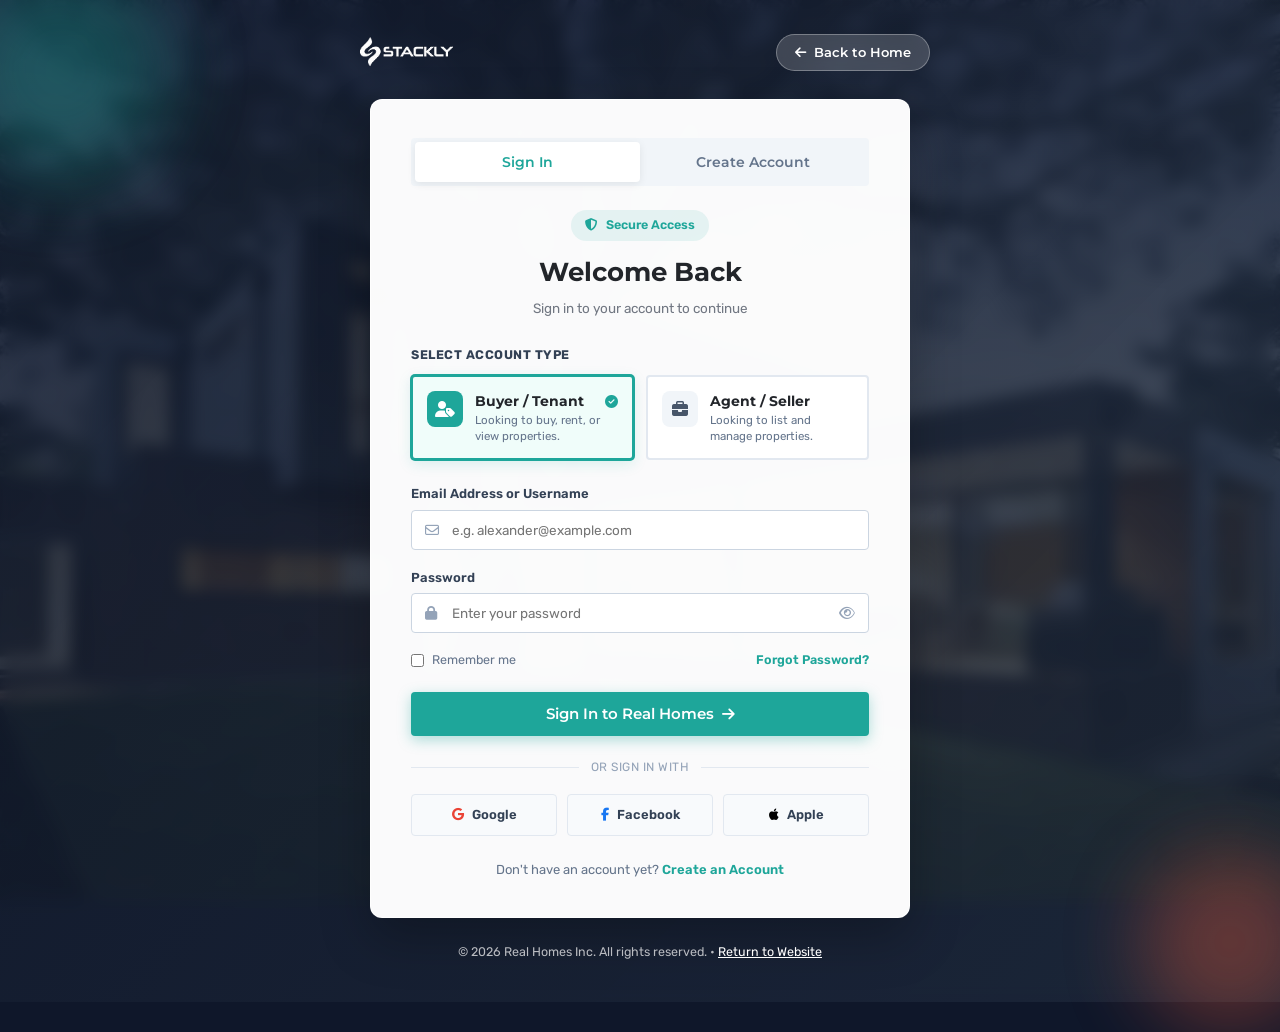
<file: login.html>
<!DOCTYPE html>
<html lang="en">
<head>
    <meta charset="UTF-8">
    <meta name="viewport" content="width=device-width, initial-scale=1.0">
    <title>Sign In - Real Homes</title>
    
    <!-- Meta SEO & Favicon -->
    <meta name="description" content="Sign in to your Real Homes account to manage your listings, saved properties, and schedule visits.">
    <link rel="icon" type="image/svg+xml" href="assets/images/logo.svg">

    <!-- Font Awesome Icons -->
    <link rel="stylesheet" href="https://cdnjs.cloudflare.com/ajax/libs/font-awesome/6.5.1/css/all.min.css" integrity="sha512-DTOQO9RWCH3ppGqcWaEA1BIZOC6xxalwEsw9c2QQeAIftl+Vegovlnee1c9QX4TctnWMn13TZye+giMm8e2LwA==" crossorigin="anonymous" referrerpolicy="no-referrer" />

    <!-- Project Stylesheet -->
    <link rel="stylesheet" href="assets/css/style.css">
</head>
<body style="background-color: #0f172a;">
    
    <!-- STANDALONE FULL-SCREEN AUTH WRAPPER (NO SITE HEADER OR SITE FOOTER) -->
    <div class="auth-standalone-wrapper">
        <div class="auth-page-overlay"></div>
        
        <!-- Floating Glowing Ambient Orbs -->
        <div class="auth-orb auth-orb-1" aria-hidden="true"></div>
        <div class="auth-orb auth-orb-2" aria-hidden="true"></div>

        <!-- Top Brand Bar & Return Link -->
        <div class="auth-top-navbar">
            <a href="index.html" class="auth-brand-logo-standalone">
                <img src="stackly1.webp" alt="Stackly Logo" style="height: 45px; width: auto;">
            </a>

            <a href="index.html" class="btn-auth-back-link">
                <i class="fas fa-arrow-left"></i>
                <span>Back to Home</span>
            </a>
        </div>

        <!-- Main Centered Sign In Card Container -->
        <div class="auth-container">
            <div class="auth-card">
                
                <!-- Auth Tabs -->
                <div class="auth-nav-tabs">
                    <a href="login.html" class="auth-tab-link active">Sign In</a>
                    <a href="signup.html" class="auth-tab-link">Create Account</a>
                </div>

                <!-- Header Content -->
                <div class="auth-header-wrap">
                    <span class="auth-brand-badge">
                        <i class="fas fa-shield-alt"></i> Secure Access
                    </span>
                    <h1 class="auth-card-title">Welcome Back</h1>
                    <p class="auth-card-subtitle">Sign in to your account to continue</p>
                </div>

                <!-- Role Selection: Buyer / Tenant vs Agent / Seller -->
                <div class="role-selection-section">
                    <span class="role-section-label">Select Account Type</span>
                    <div class="role-cards-grid">
                        
                        <!-- Role 1: Buyer / Tenant -->
                        <div class="role-option-card active" id="roleBuyer" onclick="selectRole('buyer')">
                            <div class="role-icon-box">
                                <i class="fas fa-user-tag"></i>
                            </div>
                            <div class="role-text-meta">
                                <div class="role-title">
                                    <span>Buyer / Tenant</span>
                                    <i class="fas fa-check-circle role-active-check"></i>
                                </div>
                                <p class="role-desc">Looking to buy, rent, or view properties.</p>
                            </div>
                        </div>

                        <!-- Role 2: Agent / Seller -->
                        <div class="role-option-card" id="roleAgent" onclick="selectRole('agent')">
                            <div class="role-icon-box">
                                <i class="fas fa-briefcase"></i>
                            </div>
                            <div class="role-text-meta">
                                <div class="role-title">
                                    <span>Agent / Seller</span>
                                    <i class="fas fa-check-circle role-active-check"></i>
                                </div>
                                <p class="role-desc">Looking to list and manage properties.</p>
                            </div>
                        </div>

                    </div>
                </div>

                <!-- Login Form -->
                <form id="loginForm" onsubmit="handleLoginSubmit(event)">
                    
                    <!-- Email / Username Input -->
                    <div class="auth-input-group">
                        <label class="auth-label" for="loginEmail">Email Address or Username</label>
                        <div class="auth-field-wrap">
                            <i class="far fa-envelope auth-field-icon"></i>
                            <input type="text" id="loginEmail" class="auth-input" placeholder="e.g. alexander@example.com" required>
                        </div>
                    </div>

                    <!-- Password Input -->
                    <div class="auth-input-group">
                        <label class="auth-label" for="loginPassword">Password</label>
                        <div class="auth-field-wrap">
                            <i class="fas fa-lock auth-field-icon"></i>
                            <input type="password" id="loginPassword" class="auth-input" placeholder="Enter your password" required>
                            <button type="button" class="auth-pw-toggle" onclick="togglePasswordVisibility('loginPassword', this)" title="Toggle password visibility">
                                <i class="far fa-eye"></i>
                            </button>
                        </div>
                    </div>

                    <!-- Options Row -->
                    <div class="auth-options-row">
                        <label class="auth-remember-label">
                            <input type="checkbox" id="rememberMe">
                            <span>Remember me</span>
                        </label>
                        <a href="404.html" class="auth-forgot-link" >Forgot Password?</a>
                    </div>

                    <!-- Submit Button -->
                    <button type="submit" class="btn-auth-submit" id="loginSubmitBtn">
                        <span>Sign In to Real Homes</span>
                        <i class="fas fa-arrow-right"></i>
                    </button>

                    <!-- Social Login Divider -->
                    <div class="auth-divider">
                        <span>Or Sign In With</span>
                    </div>

                    <!-- Social Logins -->
                    <div class="auth-social-buttons">
                        <a href="404.html" class="btn-social-auth google-btn">
                            <i class="fab fa-google"></i>
                            <span>Google</span>
                        </a>
                        <a href="404.html" class="btn-social-auth facebook-btn" >
                            <i class="fab fa-facebook-f"></i>
                            <span>Facebook</span>
                        </a>
                        <a href="404.html" class="btn-social-auth apple-btn" >
                            <i class="fab fa-apple"></i>
                            <span>Apple</span>
                        </a>
                    </div>

                </form>

                <!-- Card Footer -->
                <div class="auth-card-footer">
                    Don't have an account yet? <a href="signup.html">Create an Account</a>
                </div>

            </div>
        </div>

        <!-- Minimal Bottom Note -->
        <div class="auth-minimal-footer">
            &copy; 2026 Real Homes Inc. All rights reserved. &bull; <a href="index.html">Return to Website</a>
        </div>

    </div>

    <!-- Scripts for Authentication Page Interactions -->
    <script>
        let currentRole = 'buyer';

        function selectRole(role) {
            currentRole = role;
            const buyerCard = document.getElementById('roleBuyer');
            const agentCard = document.getElementById('roleAgent');
            
            if (role === 'buyer') {
                buyerCard.classList.add('active');
                agentCard.classList.remove('active');
            } else {
                agentCard.classList.add('active');
                buyerCard.classList.remove('active');
            }
        }

        function togglePasswordVisibility(fieldId, btn) {
            const input = document.getElementById(fieldId);
            const icon = btn.querySelector('i');
            if (input.type === 'password') {
                input.type = 'text';
                icon.classList.remove('fa-eye');
                icon.classList.add('fa-eye-slash');
            } else {
                input.type = 'password';
                icon.classList.remove('fa-eye-slash');
                icon.classList.add('fa-eye');
            }
        }

        function handleLoginSubmit(e) {
            e.preventDefault();
            const emailInput = document.getElementById('loginEmail').value.trim();
            const btn = document.getElementById('loginSubmitBtn');
            const originalHTML = btn.innerHTML;
            btn.innerHTML = '<i class="fas fa-circle-notch fa-spin"></i> Authenticating...';
            btn.style.opacity = '0.8';
            btn.disabled = true;

            setTimeout(() => {
                // Derive formatted name from email/username if no custom name is stored
                let displayName = localStorage.getItem('realhomes_user_name');
                if (!displayName || localStorage.getItem('realhomes_user_email') !== emailInput) {
                    if (emailInput.includes('@')) {
                        const userPart = emailInput.split('@')[0];
                        displayName = userPart
                            .split(/[._-]+/)
                            .filter(Boolean)
                            .map(w => w.charAt(0).toUpperCase() + w.slice(1).toLowerCase())
                            .join(' ');
                    } else {
                        displayName = emailInput.charAt(0).toUpperCase() + emailInput.slice(1);
                    }
                }

                localStorage.setItem('realhomes_user_role', currentRole);
                localStorage.setItem('realhomes_user_email', emailInput);
                localStorage.setItem('realhomes_user_name', displayName || (currentRole === 'buyer' ? 'Eleanor Vance' : 'Alexander Wright'));
                
                btn.innerHTML = originalHTML;
                btn.style.opacity = '1';
                btn.disabled = false;
                window.location.href = `dashboard.html?role=${currentRole}`;
            }, 800);
        }
    </script>
</body>
</html>
</file>
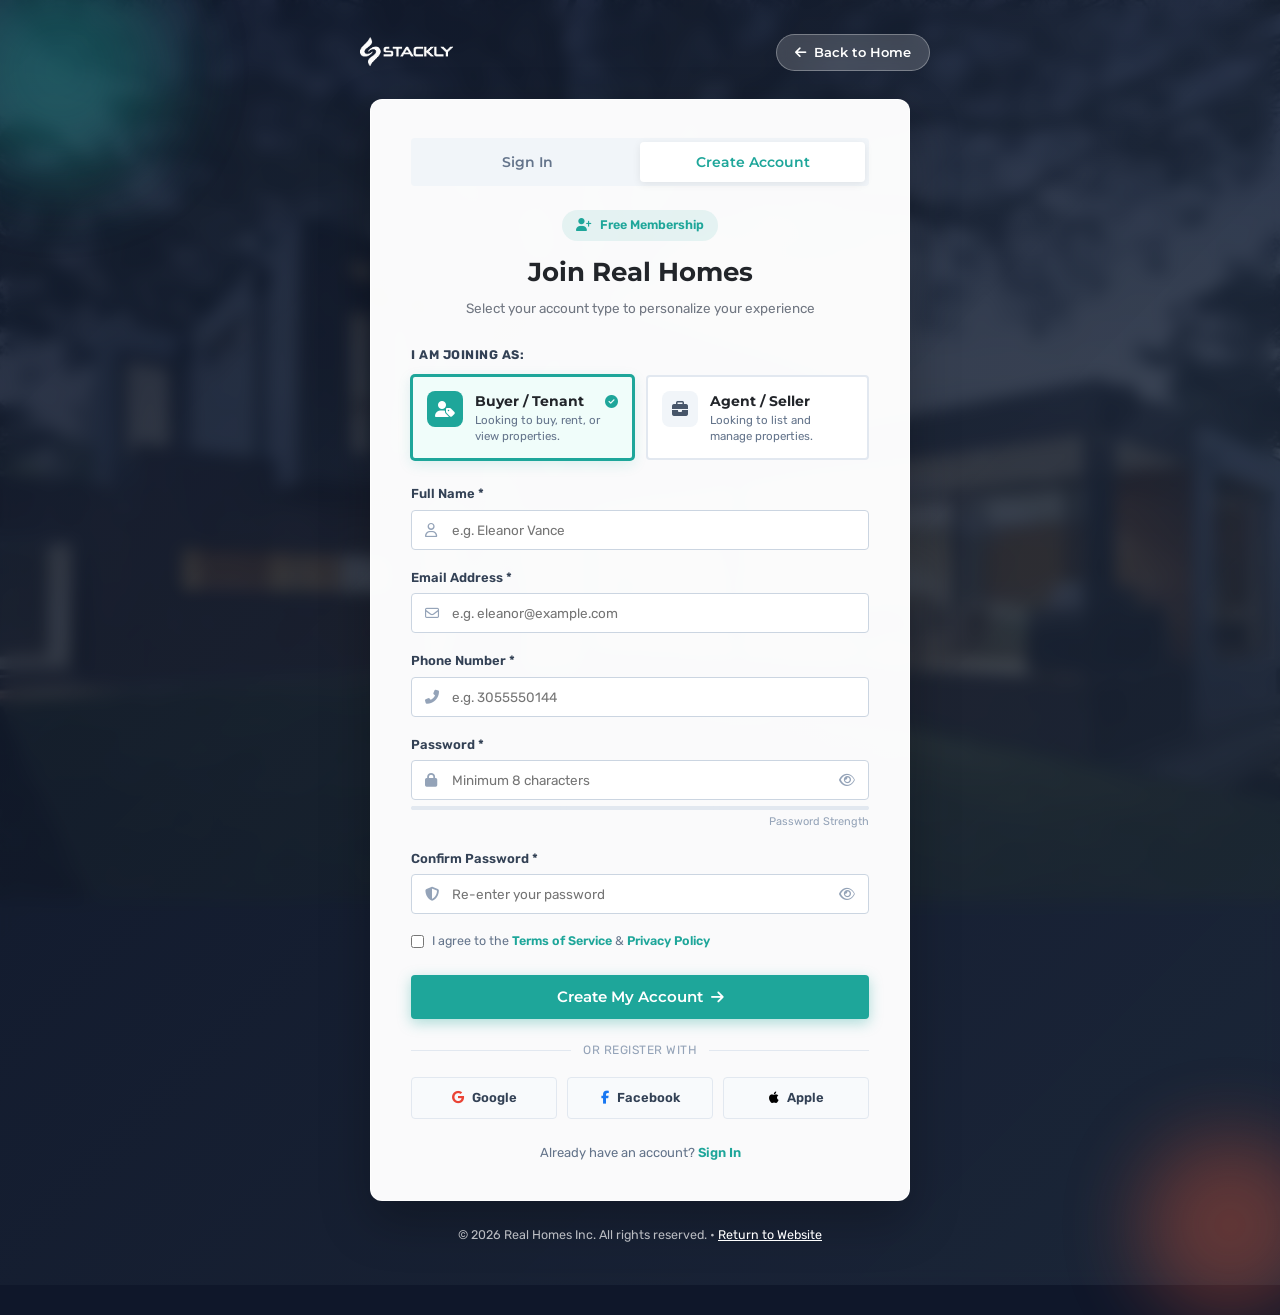
<file: signup.html>
<!DOCTYPE html>
<html lang="en">
<head>
    <meta charset="UTF-8">
    <meta name="viewport" content="width=device-width, initial-scale=1.0">
    <title>Create Account - Real Homes</title>
    
    <!-- Meta SEO & Favicon -->
    <meta name="description" content="Register an account with Real Homes to list luxury properties or browse exclusive apartments and villas.">
    <link rel="icon" type="image/svg+xml" href="assets/images/logo.svg">

    <!-- Font Awesome Icons -->
    <link rel="stylesheet" href="https://cdnjs.cloudflare.com/ajax/libs/font-awesome/6.5.1/css/all.min.css" integrity="sha512-DTOQO9RWCH3ppGqcWaEA1BIZOC6xxalwEsw9c2QQeAIftl+Vegovlnee1c9QX4TctnWMn13TZye+giMm8e2LwA==" crossorigin="anonymous" referrerpolicy="no-referrer" />

    <!-- Project Stylesheet -->
    <link rel="stylesheet" href="assets/css/style.css">
</head>
<body style="background-color: #0f172a;">
    
    <!-- STANDALONE FULL-SCREEN AUTH WRAPPER (NO SITE HEADER OR SITE FOOTER) -->
    <div class="auth-standalone-wrapper">
        <div class="auth-page-overlay"></div>

        <!-- Floating Glowing Ambient Orbs -->
        <div class="auth-orb auth-orb-1" aria-hidden="true"></div>
        <div class="auth-orb auth-orb-2" aria-hidden="true"></div>

        <!-- Top Brand Bar & Return Link -->
        <div class="auth-top-navbar">
            <a href="index.html" class="auth-brand-logo-standalone">
                <img src="stackly1.webp" alt="Stackly Logo" style="height: 45px; width: auto;">
            </a>

            <a href="index.html" class="btn-auth-back-link">
                <i class="fas fa-arrow-left"></i>
                <span>Back to Home</span>
            </a>
        </div>

        <!-- Main Centered Sign Up Card Container -->
        <div class="auth-container">
            <div class="auth-card">
                
                <!-- Auth Tabs -->
                <div class="auth-nav-tabs">
                    <a href="login.html" class="auth-tab-link">Sign In</a>
                    <a href="signup.html" class="auth-tab-link active">Create Account</a>
                </div>

                <!-- Header Content -->
                <div class="auth-header-wrap">
                    <span class="auth-brand-badge">
                        <i class="fas fa-user-plus"></i> Free Membership
                    </span>
                    <h1 class="auth-card-title">Join Real Homes</h1>
                    <p class="auth-card-subtitle">Select your account type to personalize your experience</p>
                </div>

                <!-- Role Selection: Buyer / Tenant vs Agent / Seller -->
                <div class="role-selection-section">
                    <span class="role-section-label">I am joining as:</span>
                    <div class="role-cards-grid">
                        
                        <!-- Role 1: Buyer / Tenant -->
                        <div class="role-option-card active" id="roleBuyer" onclick="selectRole('buyer')">
                            <div class="role-icon-box">
                                <i class="fas fa-user-tag"></i>
                            </div>
                            <div class="role-text-meta">
                                <div class="role-title">
                                    <span>Buyer / Tenant</span>
                                    <i class="fas fa-check-circle role-active-check"></i>
                                </div>
                                <p class="role-desc">Looking to buy, rent, or view properties.</p>
                            </div>
                        </div>

                        <!-- Role 2: Agent / Seller -->
                        <div class="role-option-card" id="roleAgent" onclick="selectRole('agent')">
                            <div class="role-icon-box">
                                <i class="fas fa-briefcase"></i>
                            </div>
                            <div class="role-text-meta">
                                <div class="role-title">
                                    <span>Agent / Seller</span>
                                    <i class="fas fa-check-circle role-active-check"></i>
                                </div>
                                <p class="role-desc">Looking to list and manage properties.</p>
                            </div>
                        </div>

                    </div>
                </div>

                <!-- Signup Form -->
                <form id="signupForm" onsubmit="handleSignupSubmit(event)">
                    
                    <!-- Full Name -->
                    <div class="auth-input-group">
                        <label class="auth-label" for="signupName">Full Name *</label>
                        <div class="auth-field-wrap">
                            <i class="far fa-user auth-field-icon"></i>
                            <input type="text" id="signupName" class="auth-input" placeholder="e.g. Eleanor Vance" required oninput="this.value = this.value.replace(/[^a-zA-Z\s]/g, '')" onkeypress="return /[a-zA-Z\s]/.test(event.key)">
                        </div>
                    </div>

                    <!-- Email Address -->
                    <div class="auth-input-group">
                        <label class="auth-label" for="signupEmail">Email Address *</label>
                        <div class="auth-field-wrap">
                            <i class="far fa-envelope auth-field-icon"></i>
                            <input type="email" id="signupEmail" class="auth-input" placeholder="e.g. eleanor@example.com" required>
                        </div>
                    </div>

                    <!-- Phone Number -->
                    <div class="auth-input-group">
                        <label class="auth-label" for="signupPhone">Phone Number *</label>
                        <div class="auth-field-wrap">
                            <i class="fas fa-phone-alt auth-field-icon"></i>
                            <input type="tel" id="signupPhone" class="auth-input" placeholder="e.g. 3055550144" required inputmode="numeric" oninput="this.value = this.value.replace(/[^0-9]/g, '')" onkeypress="return /[0-9]/.test(event.key)">
                        </div>
                    </div>

                    <!-- Agent Dynamic Fields (Animated Reveal when Agent role is chosen) -->
                    <div class="agent-extra-fields" id="agentExtraFields">
                        <div class="auth-input-group">
                            <label class="auth-label" for="signupAgency">Brokerage / Agency Name *</label>
                            <div class="auth-field-wrap">
                                <i class="fas fa-building auth-field-icon"></i>
                                <input type="text" id="signupAgency" class="auth-input" placeholder="e.g. RealHomes Luxury Realty">
                            </div>
                        </div>
                        <div class="auth-input-group">
                            <label class="auth-label" for="signupLicense">Real Estate License ID *</label>
                            <div class="auth-field-wrap">
                                <i class="fas fa-id-card auth-field-icon"></i>
                                <input type="text" id="signupLicense" class="auth-input" placeholder="e.g. FL-RE-987412">
                            </div>
                        </div>
                    </div>

                    <!-- Password -->
                    <div class="auth-input-group">
                        <label class="auth-label" for="signupPassword">Password *</label>
                        <div class="auth-field-wrap">
                            <i class="fas fa-lock auth-field-icon"></i>
                            <input type="password" id="signupPassword" class="auth-input" placeholder="Minimum 8 characters" required minlength="8" oninput="checkPasswordStrength(this.value)">
                            <button type="button" class="auth-pw-toggle" onclick="togglePasswordVisibility('signupPassword', this)" title="Toggle password visibility">
                                <i class="far fa-eye"></i>
                            </button>
                        </div>
                        <!-- Live Strength Indicator -->
                        <div class="password-strength-bar" id="pwStrengthBar">
                            <span class="pw-bar-segment"></span>
                            <span class="pw-bar-segment"></span>
                            <span class="pw-bar-segment"></span>
                        </div>
                        <span class="pw-strength-label" id="pwStrengthLabel">Password Strength</span>
                    </div>

                    <!-- Confirm Password -->
                    <div class="auth-input-group">
                        <label class="auth-label" for="signupConfirmPassword">Confirm Password *</label>
                        <div class="auth-field-wrap">
                            <i class="fas fa-shield-alt auth-field-icon"></i>
                            <input type="password" id="signupConfirmPassword" class="auth-input" placeholder="Re-enter your password" required minlength="8">
                            <button type="button" class="auth-pw-toggle" onclick="togglePasswordVisibility('signupConfirmPassword', this)" title="Toggle password visibility">
                                <i class="far fa-eye"></i>
                            </button>
                        </div>
                    </div>

                    <!-- Terms & Conditions Checkbox -->
                    <div class="auth-options-row" style="margin-bottom: 24px;">
                        <label class="auth-remember-label">
                            <input type="checkbox" id="signupTerms" required>
                            <span>I agree to the <a href="#" class="auth-forgot-link">Terms of Service</a> & <a href="#" class="auth-forgot-link">Privacy Policy</a></span>
                        </label>
                    </div>

                    <!-- Submit Button -->
                    <button type="submit" class="btn-auth-submit" id="signupSubmitBtn">
                        <span>Create My Account</span>
                        <i class="fas fa-arrow-right"></i>
                    </button>

                    <!-- Social Login Divider -->
                    <div class="auth-divider">
                        <span>Or Register With</span>
                    </div>

                    <!-- Social Buttons -->
                    <div class="auth-social-buttons">
                        <a href="#" class="btn-social-auth google-btn" onclick="event.preventDefault(); alert('Google account connected.');">
                            <i class="fab fa-google"></i>
                            <span>Google</span>
                        </a>
                        <a href="#" class="btn-social-auth facebook-btn" onclick="event.preventDefault(); alert('Facebook account connected.');">
                            <i class="fab fa-facebook-f"></i>
                            <span>Facebook</span>
                        </a>
                        <a href="#" class="btn-social-auth apple-btn" onclick="event.preventDefault(); alert('Apple ID connected.');">
                            <i class="fab fa-apple"></i>
                            <span>Apple</span>
                        </a>
                    </div>

                </form>

                <!-- Card Footer -->
                <div class="auth-card-footer">
                    Already have an account? <a href="login.html">Sign In</a>
                </div>

            </div>
        </div>

        <!-- Minimal Bottom Note -->
        <div class="auth-minimal-footer">
            &copy; 2026 Real Homes Inc. All rights reserved. &bull; <a href="index.html">Return to Website</a>
        </div>

    </div>

    <!-- Scripts for Sign Up Page Interactions -->
    <script>
        let currentRole = 'buyer';

        function selectRole(role) {
            currentRole = role;
            const buyerCard = document.getElementById('roleBuyer');
            const agentCard = document.getElementById('roleAgent');
            const agentFields = document.getElementById('agentExtraFields');
            const agencyInput = document.getElementById('signupAgency');
            const licenseInput = document.getElementById('signupLicense');
            
            if (role === 'buyer') {
                buyerCard.classList.add('active');
                agentCard.classList.remove('active');
                agentFields.classList.remove('active');
                if (agencyInput) agencyInput.required = false;
                if (licenseInput) licenseInput.required = false;
            } else {
                agentCard.classList.add('active');
                buyerCard.classList.remove('active');
                agentFields.classList.add('active');
                if (agencyInput) agencyInput.required = true;
                if (licenseInput) licenseInput.required = true;
            }
        }

        function togglePasswordVisibility(fieldId, btn) {
            const input = document.getElementById(fieldId);
            const icon = btn.querySelector('i');
            if (input.type === 'password') {
                input.type = 'text';
                icon.classList.remove('fa-eye');
                icon.classList.add('fa-eye-slash');
            } else {
                input.type = 'password';
                icon.classList.remove('fa-eye-slash');
                icon.classList.add('fa-eye');
            }
        }

        function checkPasswordStrength(val) {
            const bar = document.getElementById('pwStrengthBar');
            const label = document.getElementById('pwStrengthLabel');
            bar.className = 'password-strength-bar';
            
            if (!val || val.length < 6) {
                label.textContent = 'Too short';
                label.style.color = '#ef4444';
            } else if (val.length < 8) {
                bar.classList.add('weak');
                label.textContent = 'Weak password';
                label.style.color = '#ef4444';
            } else if (val.length < 11 || !/[0-9]/.test(val)) {
                bar.classList.add('medium');
                label.textContent = 'Good password';
                label.style.color = '#f59e0b';
            } else {
                bar.classList.add('strong');
                label.textContent = 'Strong password';
                label.style.color = '#10b981';
            }
        }

        function handleSignupSubmit(e) {
            e.preventDefault();
            const pw = document.getElementById('signupPassword').value;
            const confirmPw = document.getElementById('signupConfirmPassword').value;

            if (pw !== confirmPw) {
                alert('Passwords do not match. Please check and try again.');
                return;
            }

            const btn = document.getElementById('signupSubmitBtn');
            const originalHTML = btn.innerHTML;
            btn.innerHTML = '<i class="fas fa-circle-notch fa-spin"></i> Creating Account...';
            btn.style.opacity = '0.8';
            btn.disabled = true;

            setTimeout(() => {
                const name = document.getElementById('signupName').value;
                const email = document.getElementById('signupEmail').value;
                localStorage.setItem('realhomes_user_role', currentRole);
                localStorage.setItem('realhomes_user_name', name);
                localStorage.setItem('realhomes_user_email', email);
                btn.innerHTML = originalHTML;
                btn.style.opacity = '1';
                btn.disabled = false;
                window.location.href = `dashboard.html?role=${currentRole}`;
            }, 800);
        }
    </script>
</body>
</html>
</file>
<file: assets/css/style.css>
/* ==========================================================================
   Real Homes - Main Stylesheet
   Matching exact design, typography, colors, layout and responsive behavior
   ========================================================================== */

/* --- Google Fonts --- */
@import url('https://fonts.googleapis.com/css2?family=Caveat:wght@600;700&family=Montserrat:wght@400;500;600;700;800&family=Rubik:wght@400;500;600;700&display=swap');

/* --- CSS Variables / Design Tokens --- */
:root {
    --primary-teal: #1ea69a;
    --primary-teal-hover: #188d83;
    --primary-teal-dark: #147a71;
    --primary-orange: #ea5a39;
    --primary-orange-hover: #d64929;
    --primary-green: #37b34a;
    --dark-text: #1d2127;
    --heading-dark: #22252a;
    --muted-text: #717782;
    --light-muted: #9aa0ac;
    --light-gray: #f8fafc;
    --section-bg-light: #f7f9fa;
    --border-color: #e2e8f0;
    --border-light: #edf2f7;
    --border-focus: #1ea69a;
    --white: #ffffff;
    --star-gold: #f5a623;
    --badge-hot: #e53935;
    --badge-star: #2e7d32;
    
    /* Shadows */
    --shadow-card: 0 10px 30px rgba(0, 0, 0, 0.16);
    --shadow-prop-card: 0 4px 18px rgba(0, 0, 0, 0.06);
    --shadow-prop-hover: 0 14px 34px rgba(0, 0, 0, 0.12);
    --shadow-dropdown: 0 8px 24px rgba(0, 0, 0, 0.12);
    --shadow-bar: 0 6px 20px rgba(0, 0, 0, 0.14);
    --shadow-slider: 0 8px 30px rgba(0, 0, 0, 0.08);
    
    /* Fonts */
    --font-main: 'Rubik', 'Montserrat', -apple-system, BlinkMacSystemFont, 'Segoe UI', Roboto, sans-serif;
    --font-heading: 'Montserrat', 'Rubik', sans-serif;
    --font-handwritten: 'Caveat', cursive, sans-serif;
    
    /* Radius */
    --radius-sm: 4px;
    --radius-md: 6px;
    --radius-lg: 8px;
    --radius-full: 9999px;
    
    /* Transitions */
    --transition: all 0.25s cubic-bezier(0.4, 0, 0.2, 1);
}

/* --- Reset & Base Styles --- */
*, *::before, *::after {
    box-sizing: border-box;
    margin: 0;
    padding: 0;
}

html {
    scroll-behavior: smooth;
    scrollbar-width: thin;
    scrollbar-color: #ea5a39 #0b1120;
}

/* ==========================================================================
   ULTRA-ATTRACTIVE ANIMATED LUXURY SCROLLBAR
   ========================================================================== */
::-webkit-scrollbar {
    width: 10px;
    height: 10px;
}

::-webkit-scrollbar-track {
    background: #0b1120;
    border-left: 1px solid rgba(255, 255, 255, 0.06);
    box-shadow: inset 0 0 6px rgba(0, 0, 0, 0.4);
}

::-webkit-scrollbar-thumb {
    background: linear-gradient(180deg, #f59e0b 0%, #ea5a39 50%, #d97706 100%);
    background-size: 100% 200%;
    border-radius: 999px;
    border: 2px solid #0b1120;
    box-shadow: 0 0 12px rgba(234, 90, 57, 0.5), inset 0 0 4px rgba(255, 255, 255, 0.3);
    transition: all 0.3s cubic-bezier(0.4, 0, 0.2, 1);
    animation: scrollThumbPulse 4s ease-in-out infinite alternate;
}

::-webkit-scrollbar-thumb:hover {
    background: linear-gradient(180deg, #fbbf24 0%, #f97316 50%, #ea5a39 100%);
    border-color: #1e293b;
    box-shadow: 0 0 20px rgba(234, 90, 57, 0.9), 0 0 35px rgba(245, 158, 11, 0.6);
    cursor: grab;
}

::-webkit-scrollbar-thumb:active {
    background: linear-gradient(180deg, #ea5a39 0%, #c2410c 100%);
    box-shadow: 0 0 25px rgba(234, 90, 57, 1);
    cursor: grabbing;
}

/* Dynamic Active Glow when scrolling */
body.is-scrolling ::-webkit-scrollbar-thumb {
    box-shadow: 0 0 22px rgba(234, 90, 57, 0.95), 0 0 40px rgba(245, 158, 11, 0.7);
    filter: brightness(1.2);
}

@keyframes scrollThumbPulse {
    0% {
        background-position: 0% 0%;
        box-shadow: 0 0 10px rgba(234, 90, 57, 0.4);
    }
    100% {
        background-position: 0% 100%;
        box-shadow: 0 0 18px rgba(245, 158, 11, 0.7);
    }
}

/* --- Top Luxury Scroll Progress Indicator Bar --- */
.site-scroll-progress-bar {
    position: fixed;
    top: 0;
    left: 0;
    width: 0%;
    height: 4px;
    background: linear-gradient(90deg, #ea5a39 0%, #f59e0b 35%, #1ea69a 70%, #f59e0b 100%);
    background-size: 300% 100%;
    z-index: 9999999;
    pointer-events: none;
    border-top-right-radius: 4px;
    border-bottom-right-radius: 4px;
    box-shadow: 0 0 14px rgba(234, 90, 57, 0.85), 0 0 24px rgba(245, 158, 11, 0.6);
    transition: width 0.08s ease-out;
    animation: progressGradientShift 4s linear infinite;
}

@keyframes progressGradientShift {
    0% { background-position: 0% 50%; }
    50% { background-position: 100% 50%; }
    100% { background-position: 0% 50%; }
}

/* --- Floating Scroll-To-Top Progress Button --- */
.site-scroll-top-btn {
    position: fixed;
    right: 30px;
    bottom: 30px;
    width: 50px;
    height: 50px;
    border-radius: 50%;
    background: #0f172a;
    color: #ffffff;
    display: flex;
    align-items: center;
    justify-content: center;
    cursor: pointer;
    z-index: 99998;
    opacity: 0;
    visibility: hidden;
    transform: translateY(25px) scale(0.8);
    transition: all 0.4s cubic-bezier(0.16, 1, 0.3, 1);
    box-shadow: 0 10px 30px rgba(0, 0, 0, 0.35), 0 0 0 2px rgba(234, 90, 57, 0.25);
    border: none;
    outline: none;
}

.site-scroll-top-btn.visible {
    opacity: 1;
    visibility: visible;
    transform: translateY(0) scale(1);
}

.site-scroll-top-btn:hover {
    transform: translateY(-5px) scale(1.1);
    box-shadow: 0 14px 35px rgba(234, 90, 57, 0.55), 0 0 0 3px #ea5a39;
    background: linear-gradient(135deg, #ea5a39 0%, #d97706 100%);
    color: #ffffff;
}

.site-scroll-top-btn i {
    font-size: 15px;
    transition: transform 0.3s ease;
    z-index: 2;
}

.site-scroll-top-btn:hover i {
    transform: translateY(-2px);
}

.site-scroll-top-btn svg.scroll-progress-ring {
    position: absolute;
    inset: 0;
    width: 100%;
    height: 100%;
    transform: rotate(-90deg);
    pointer-events: none;
}

.site-scroll-top-btn svg.scroll-progress-ring circle {
    fill: none;
    stroke: #ea5a39;
    stroke-width: 3.5;
    stroke-dasharray: 144.5;
    stroke-dashoffset: 144.5;
    stroke-linecap: round;
    transition: stroke-dashoffset 0.1s linear;
}

/* ==========================================================================
   ADVANCED LUXURY PRELOADER
   ========================================================================== */
.site-preloader {
    position: fixed;
    inset: 0;
    z-index: 999999;
    background: radial-gradient(circle at 50% 45%, #0f172a 0%, #070b14 100%);
    display: flex;
    align-items: center;
    justify-content: center;
    flex-direction: column;
    overflow: hidden;
    transition: opacity 0.7s cubic-bezier(0.16, 1, 0.3, 1),
                visibility 0.7s cubic-bezier(0.16, 1, 0.3, 1),
                transform 0.7s cubic-bezier(0.16, 1, 0.3, 1);
    will-change: opacity, transform;
}

.site-preloader.loaded {
    opacity: 0;
    visibility: hidden;
    pointer-events: none;
    transform: scale(1.05);
}

/* Ambient Glowing Background Orbs */
.preloader-glow-orb {
    position: absolute;
    border-radius: 50%;
    filter: blur(80px);
    pointer-events: none;
    opacity: 0.45;
}

.preloader-glow-1 {
    width: 320px;
    height: 320px;
    background: radial-gradient(circle, rgba(30, 166, 154, 0.5) 0%, transparent 70%);
    top: 20%;
    left: 25%;
    animation: preloadOrbFloat1 8s ease-in-out infinite alternate;
}

.preloader-glow-2 {
    width: 380px;
    height: 380px;
    background: radial-gradient(circle, rgba(234, 90, 57, 0.4) 0%, transparent 70%);
    bottom: 20%;
    right: 25%;
    animation: preloadOrbFloat2 9s ease-in-out infinite alternate;
}

.preloader-glow-3 {
    width: 260px;
    height: 260px;
    background: radial-gradient(circle, rgba(99, 102, 241, 0.35) 0%, transparent 70%);
    top: 50%;
    left: 50%;
    transform: translate(-50%, -50%);
}

@keyframes preloadOrbFloat1 {
    0% { transform: translate(0, 0) scale(1); }
    100% { transform: translate(40px, -30px) scale(1.15); }
}

@keyframes preloadOrbFloat2 {
    0% { transform: translate(0, 0) scale(1); }
    100% { transform: translate(-40px, 30px) scale(1.2); }
}

/* Preloader Content Wrapper */
.preloader-content-wrap {
    position: relative;
    z-index: 10;
    display: flex;
    flex-direction: column;
    align-items: center;
    text-align: center;
    padding: 20px;
    max-width: 440px;
    width: 100%;
}

/* Central Orbital Arena */
.preloader-orbit-arena {
    position: relative;
    width: 190px;
    height: 190px;
    display: flex;
    align-items: center;
    justify-content: center;
    margin-bottom: 28px;
}

/* Outer Orbit Track */
.orbit-ring-outer {
    position: absolute;
    inset: 0;
    border-radius: 50%;
    border: 1.5px dashed rgba(255, 255, 255, 0.15);
    animation: orbitRotate 16s linear infinite;
}

/* Inner Orbit Track */
.orbit-ring-inner {
    position: absolute;
    inset: 22px;
    border-radius: 50%;
    border: 1px solid rgba(30, 166, 154, 0.25);
    animation: orbitRotateReverse 12s linear infinite;
}

@keyframes orbitRotate {
    0% { transform: rotate(0deg); }
    100% { transform: rotate(360deg); }
}

@keyframes orbitRotateReverse {
    0% { transform: rotate(360deg); }
    100% { transform: rotate(0deg); }
}

/* Real Estate Theme Icons on Orbit Track */
.orbit-icon-item {
    position: absolute;
    width: 38px;
    height: 38px;
    border-radius: 50%;
    background: rgba(15, 23, 42, 0.9);
    border: 1.5px solid rgba(255, 255, 255, 0.2);
    box-shadow: 0 4px 14px rgba(0, 0, 0, 0.4), inset 0 0 10px rgba(255, 255, 255, 0.05);
    display: flex;
    align-items: center;
    justify-content: center;
    font-size: 15px;
    backdrop-filter: blur(8px);
}

.orbit-icon-item i {
    animation: counterOrbitRotate 16s linear infinite;
}

@keyframes counterOrbitRotate {
    0% { transform: rotate(0deg); }
    100% { transform: rotate(-360deg); }
}

/* Icon 4 Corner Positions */
.icon-pos-1 {
    top: -19px;
    left: calc(50% - 19px);
    color: #1ea69a;
    border-color: rgba(30, 166, 154, 0.5);
}

.icon-pos-2 {
    right: -19px;
    top: calc(50% - 19px);
    color: #ea5a39;
    border-color: rgba(234, 90, 57, 0.5);
}

.icon-pos-3 {
    bottom: -19px;
    left: calc(50% - 19px);
    color: #6366f1;
    border-color: rgba(99, 102, 241, 0.5);
}

.icon-pos-4 {
    left: -19px;
    top: calc(50% - 19px);
    color: #f59e0b;
    border-color: rgba(245, 158, 11, 0.5);
}

/* Inner Dot Accents */
.orbit-icon-dot {
    position: absolute;
    width: 6px;
    height: 6px;
    border-radius: 50%;
    background: #1ea69a;
    box-shadow: 0 0 8px #1ea69a;
}

.dot-1 { top: -3px; left: calc(50% - 3px); }
.dot-2 { bottom: -3px; right: 20%; background: #ea5a39; box-shadow: 0 0 8px #ea5a39; }
.dot-3 { bottom: 30%; left: -3px; background: #6366f1; box-shadow: 0 0 8px #6366f1; }

/* Center Logo Emblem */
.preloader-logo-core {
    position: relative;
    width: 100px;
    height: 100px;
    display: flex;
    align-items: center;
    justify-content: center;
    z-index: 5;
}

.preloader-logo-emblem {
    width: 86px;
    height: 86px;
    border-radius: 50%;
    background: rgba(255, 255, 255, 0.06);
    border: 1.5px solid rgba(255, 255, 255, 0.18);
    box-shadow: 0 8px 32px rgba(0, 0, 0, 0.5), 0 0 20px rgba(30, 166, 154, 0.25);
    backdrop-filter: blur(14px);
    display: flex;
    align-items: center;
    justify-content: center;
    padding: 12px;
    animation: preloaderLogoBreathe 3s ease-in-out infinite;
}

.preloader-brand-img {
    width: 58px;
    height: auto;
    object-fit: contain;
    filter: drop-shadow(0 2px 8px rgba(0,0,0,0.4));
}

.preloader-pulse-wave {
    position: absolute;
    inset: 2px;
    border-radius: 50%;
    border: 2px solid rgba(30, 166, 154, 0.6);
    animation: preloaderPulseWave 2.4s cubic-bezier(0.25, 0.46, 0.45, 0.94) infinite;
    pointer-events: none;
}

@keyframes preloaderLogoBreathe {
    0%, 100% { transform: scale(1); box-shadow: 0 8px 32px rgba(0,0,0,0.5), 0 0 20px rgba(30, 166, 154, 0.25); }
    50% { transform: scale(1.04); box-shadow: 0 12px 40px rgba(0,0,0,0.6), 0 0 30px rgba(234, 90, 57, 0.35); }
}

@keyframes preloaderPulseWave {
    0% { transform: scale(0.9); opacity: 0.9; }
    100% { transform: scale(1.6); opacity: 0; }
}

/* Preloader Typography & Progress Meta */
.preloader-meta-wrap {
    width: 100%;
}

.preloader-brand-title {
    font-family: var(--font-heading, 'Montserrat', sans-serif);
    font-size: 19px;
    font-weight: 800;
    letter-spacing: 2px;
    color: #ffffff;
    margin-bottom: 6px;
    text-transform: uppercase;
    background: linear-gradient(135deg, #ffffff 40%, #1ea69a 80%, #ea5a39 100%);
    -webkit-background-clip: text;
    -webkit-text-fill-color: transparent;
}

.preloader-status-text {
    font-size: 13px;
    color: #94a3b8;
    margin-bottom: 18px;
    min-height: 20px;
    letter-spacing: 0.3px;
    font-weight: 400;
    transition: opacity 0.3s ease;
}

/* Glowing Progress Bar */
.preloader-progress-track {
    width: 100%;
    height: 6px;
    background: rgba(255, 255, 255, 0.08);
    border-radius: 999px;
    overflow: hidden;
    position: relative;
    box-shadow: inset 0 1px 3px rgba(0,0,0,0.4);
    margin-bottom: 12px;
}

.preloader-progress-fill {
    height: 100%;
    width: 0%;
    background: linear-gradient(90deg, #1ea69a 0%, #38bdf8 40%, #ea5a39 100%);
    border-radius: 999px;
    box-shadow: 0 0 12px rgba(30, 166, 154, 0.7);
    transition: width 0.15s ease-out;
    position: relative;
}

.preloader-progress-fill::after {
    content: '';
    position: absolute;
    top: 0;
    left: 0;
    right: 0;
    bottom: 0;
    background: linear-gradient(90deg, transparent, rgba(255,255,255,0.7), transparent);
    animation: progressShimmer 1.5s infinite;
}

@keyframes progressShimmer {
    0% { transform: translateX(-100%); }
    100% { transform: translateX(100%); }
}

/* Preloader Bottom Row (Badges & Counter) */
.preloader-bottom-row {
    display: flex;
    align-items: center;
    justify-content: space-between;
    font-size: 11.5px;
    color: #64748b;
}

.preloader-feature-badges {
    display: flex;
    gap: 10px;
}

.preloader-feature-badges span {
    display: flex;
    align-items: center;
    gap: 4px;
    color: #94a3b8;
    background: rgba(255, 255, 255, 0.05);
    padding: 3px 8px;
    border-radius: 4px;
    border: 1px solid rgba(255, 255, 255, 0.08);
}

.preloader-feature-badges span i {
    color: #1ea69a;
    font-size: 10px;
}

.preloader-percent-counter {
    font-family: var(--font-heading, 'Montserrat', sans-serif);
    font-size: 13px;
    font-weight: 700;
    color: #38bdf8;
    letter-spacing: 0.5px;
}

html {
    font-size: 16px;
    scroll-behavior: smooth;
}

body {
    font-family: var(--font-main);
    color: var(--dark-text);
    background-color: var(--white);
    min-height: 100vh;
    overflow-x: hidden;
    line-height: 1.5;
    -webkit-font-smoothing: antialiased;
}

a {
    color: inherit;
    text-decoration: none;
    transition: var(--transition);
}

button {
    font-family: inherit;
    cursor: pointer;
    border: none;
    outline: none;
    background: none;
    transition: var(--transition);
}

input, select, textarea {
    font-family: inherit;
    outline: none;
}

img {
    max-width: 100%;
    height: auto;
    display: block;
}

/* --- Page & Section Containers --- */
.page-wrapper {
    position: relative;
    width: 100%;
    min-height: 100vh;
    display: flex;
    flex-direction: column;
}

.section-container {
    max-width: 1240px;
    margin: 0 auto;
    padding: 0 24px;
}

.text-center {
    text-align: center;
}

/* --- Section Headings --- */
.section-heading-wrap {
    margin-bottom: 44px;
}

.section-subtitle {
    display: block;
    color: var(--primary-teal);
    font-family: var(--font-heading);
    font-size: 13.5px;
    font-weight: 600;
    text-transform: capitalize;
    margin-bottom: 4px;
    letter-spacing: 0.2px;
}

.section-title {
    font-family: var(--font-heading);
    font-size: 32px;
    font-weight: 700;
    color: var(--heading-dark);
    margin-bottom: 6px;
    letter-spacing: -0.4px;
}

.section-desc {
    color: var(--muted-text);
    font-size: 14.5px;
    font-weight: 400;
}

/* ==========================================================================
   HERO SECTION & 5-VIDEO SLOW-MOTION CAROUSEL
   ========================================================================== */
.hero-section {
    position: relative;
    width: 100%;
    min-height: 100vh;
    background-color: #0b1120;
    overflow: hidden;
    display: flex;
    flex-direction: column;
    justify-content: space-between;
}

/* Background Video Showcase Container */
.hero-video-bg-container {
    position: absolute;
    inset: 0;
    width: 100%;
    height: 100%;
    overflow: hidden;
    z-index: 0;
}

/* Video Slide Elements */
.hero-video-slide {
    position: absolute;
    inset: 0;
    width: 100%;
    height: 100%;
    opacity: 0;
    visibility: hidden;
    transform: scale(1.04);
    transition: opacity 1.2s cubic-bezier(0.4, 0, 0.2, 1), transform 8s cubic-bezier(0.1, 0.9, 0.2, 1), visibility 1.2s ease;
    pointer-events: none;
}

.hero-video-slide.active {
    opacity: 1;
    visibility: visible;
    transform: scale(1.0);
    z-index: 1;
}

.hero-bg-video {
    width: 100%;
    height: 100%;
    object-fit: cover;
    object-position: center center;
    filter: brightness(1.08) contrast(1.05) saturate(1.10);
}

/* Multi-layered cinematic overlays (refined for enhanced brightness & clarity) */
.hero-video-overlay-tint {
    position: absolute;
    inset: 0;
    background: radial-gradient(
        ellipse at center,
        rgba(15, 23, 42, 0.0) 0%,
        rgba(15, 23, 42, 0.20) 70%,
        rgba(11, 17, 32, 0.45) 100%
    );
    pointer-events: none;
    z-index: 2;
}

.hero-overlay {
    position: absolute;
    inset: 0;
    background: linear-gradient(
        180deg,
        rgba(11, 17, 32, 0.45) 0%,
        rgba(15, 23, 42, 0.08) 25%,
        rgba(15, 23, 42, 0.08) 60%,
        rgba(11, 17, 32, 0.50) 100%
    );
    pointer-events: none;
    z-index: 2;
}

/* --- Header / Navigation Bar --- */
.site-header {
    position: relative;
    z-index: 20;
    width: 100%;
    padding: 24px 50px 18px;
    background: transparent;
    transition: all 0.35s cubic-bezier(0.16, 1, 0.3, 1);
}

.site-header.is-sticky {
    position: fixed;
    top: 0;
    left: 0;
    right: 0;
    width: 100%;
    padding: 12px 50px;
    background: rgba(11, 17, 32, 0.94);
    backdrop-filter: blur(16px);
    -webkit-backdrop-filter: blur(16px);
    border-bottom: 1px solid rgba(255, 255, 255, 0.08);
    box-shadow: 0 10px 30px rgba(0, 0, 0, 0.35), 0 1px 0 rgba(255, 255, 255, 0.08);
    animation: stickyNavSlideDown 0.35s cubic-bezier(0.16, 1, 0.3, 1);
    z-index: 99999;
}

@keyframes stickyNavSlideDown {
    0% {
        transform: translateY(-100%);
        opacity: 0;
    }
    100% {
        transform: translateY(0);
        opacity: 1;
    }
}

@media (max-width: 991px) {
    .site-header.is-sticky {
        padding: 12px 20px;
    }
}

.header-container {
    max-width: 1440px;
    margin: 0 auto;
    display: flex;
    align-items: center;
    justify-content: space-between;
    gap: 30px;
}

.brand-logo {
    display: flex;
    align-items: center;
    gap: 12px;
    color: var(--white);
    text-decoration: none;
    user-select: none;
}

.brand-icon-svg {
    width: 32px;
    height: 38px;
    display: block;
    filter: drop-shadow(0 2px 4px rgba(0,0,0,0.3));
}

.brand-text {
    display: flex;
    flex-direction: column;
    line-height: 1.05;
}

.brand-text .title-real {
    font-family: var(--font-heading);
    font-size: 20px;
    font-weight: 800;
    letter-spacing: 0.8px;
    color: var(--white);
}

.brand-text .title-homes {
    font-family: var(--font-heading);
    font-size: 15px;
    font-weight: 700;
    letter-spacing: 1.2px;
    color: var(--white);
}

.main-nav {
    display: flex;
    align-items: center;
    flex: 1;
    justify-content: flex-start;
    margin-left: 30px;
}

.nav-list {
    display: flex;
    align-items: center;
    list-style: none;
    gap: 24px;
}

.nav-link {
    font-family: var(--font-heading);
    font-size: 15px;
    font-weight: 500;
    color: rgba(255, 255, 255, 0.9);
    padding: 6px 14px;
    border-radius: var(--radius-sm);
    transition: var(--transition);
    display: inline-flex;
    align-items: center;
    text-shadow: 0 1px 3px rgba(0, 0, 0, 0.45);
}

.nav-link:hover {
    color: var(--white);
    background-color: rgba(255, 255, 255, 0.12);
}

.nav-link.active-tab {
    background-color: rgba(255, 255, 255, 0.18);
    color: var(--white);
    font-weight: 600;
    padding: 6px 16px;
    border-radius: var(--radius-sm);
    backdrop-filter: blur(4px);
    border: 1px solid rgba(255, 255, 255, 0.22);
    box-shadow: 0 2px 8px rgba(0, 0, 0, 0.15);
    text-shadow: none;
}

.nav-link.active-tab:hover {
    background-color: rgba(255, 255, 255, 0.28);
    color: var(--white);
}

.header-right {
    display: flex;
    align-items: center;
    gap: 16px;
}

.btn-header-login {
    background-color: #0b7e73;
    color: var(--white);
    font-family: var(--font-heading);
    font-size: 14.5px;
    font-weight: 600;
    padding: 10px 24px;
    border-radius: 4px;
    box-shadow: 0 4px 12px rgba(11, 126, 115, 0.35);
    transition: var(--transition);
    display: inline-flex;
    align-items: center;
    justify-content: center;
    letter-spacing: 0.2px;
}

.btn-header-login:hover {
    background-color: #09685f;
    box-shadow: 0 6px 16px rgba(11, 126, 115, 0.5);
    transform: translateY(-1px);
    color: var(--white);
}

.mobile-nav-toggle {
    display: none;
    color: var(--white);
    font-size: 22px;
    padding: 6px;
}

/* --- Hero Content: Clean Video Background with Floating Slider HUD & Right Contact Card --- */
.hero-main-content {
    position: relative;
    z-index: 10;
    max-width: 1440px;
    width: 100%;
    margin: 0 auto;
    padding: 20px 40px 15px;
    display: flex;
    justify-content: space-between;
    align-items: flex-end;
    gap: 30px;
    flex-grow: 1;
}

/* Floating Minimal Video Slider HUD (Bottom-Left) */
.hero-floating-slider-hud {
    background: rgba(15, 23, 42, 0.78);
    border: 1px solid rgba(255, 255, 255, 0.15);
    backdrop-filter: blur(16px);
    -webkit-backdrop-filter: blur(16px);
    border-radius: 14px;
    padding: 14px 18px 12px;
    max-width: 380px;
    width: 100%;
    margin-bottom: 30px;
    box-shadow: 0 16px 40px rgba(0, 0, 0, 0.45);
    display: flex;
    flex-direction: column;
    gap: 10px;
    transition: var(--transition);
}

.hero-floating-slider-hud:hover {
    background: rgba(15, 23, 42, 0.88);
    border-color: rgba(30, 166, 154, 0.5);
    box-shadow: 0 16px 40px rgba(0, 0, 0, 0.55), 0 0 20px rgba(30, 166, 154, 0.15);
}

.hud-floating-top {
    display: flex;
    align-items: center;
    justify-content: space-between;
    gap: 12px;
}

.hud-live-tag {
    display: flex;
    align-items: center;
    gap: 8px;
    min-width: 0;
}

.live-pulse-dot {
    width: 8px;
    height: 8px;
    border-radius: 50%;
    background: #1ea69a;
    box-shadow: 0 0 10px #1ea69a;
    animation: livePulseDot 1.8s ease-in-out infinite;
    flex-shrink: 0;
}

@keyframes livePulseDot {
    0%, 100% { transform: scale(1); opacity: 1; }
    50% { transform: scale(1.4); opacity: 0.6; }
}

.hud-property-title-live {
    font-family: var(--font-heading);
    font-size: 14px;
    font-weight: 700;
    color: #ffffff;
    white-space: nowrap;
    overflow: hidden;
    text-overflow: ellipsis;
    transition: opacity 0.3s ease;
}

.hud-counter-pill {
    font-family: var(--font-heading);
    font-size: 13px;
    font-weight: 700;
    color: #ffffff;
    background: rgba(255, 255, 255, 0.08);
    padding: 2px 8px;
    border-radius: 6px;
    letter-spacing: 0.5px;
    flex-shrink: 0;
}

.counter-curr {
    color: #38bdf8;
}

.counter-divider {
    color: #64748b;
    margin: 0 1px;
}

.counter-total {
    color: #94a3b8;
}

/* 5 Segmented Progress Bars */
.hero-progress-segments-wrap,
.hero-progress-segments-wrap.segments-5 {
    display: grid;
    grid-template-columns: repeat(5, 1fr);
    gap: 6px;
}

.hero-progress-segment {
    cursor: pointer;
    padding: 3px 0;
    transition: opacity 0.2s ease;
}

.progress-fill-bar {
    width: 100%;
    height: 4px;
    background: rgba(255, 255, 255, 0.18);
    border-radius: 999px;
    overflow: hidden;
    position: relative;
}

.progress-fill-bar::after {
    content: '';
    position: absolute;
    top: 0;
    left: 0;
    bottom: 0;
    width: 0%;
    background: linear-gradient(90deg, #1ea69a, #38bdf8);
    border-radius: 999px;
    transition: width 0.1s linear;
}

.hero-progress-segment.active .progress-fill-bar::after {
    box-shadow: 0 0 8px rgba(56, 189, 248, 0.8);
}

.hero-progress-segment.completed .progress-fill-bar::after {
    width: 100%;
    background: #1ea69a;
}

/* Floating Controls Row */
.hud-floating-controls {
    display: flex;
    align-items: center;
    gap: 8px;
    padding-top: 2px;
}

.hud-nav-btn {
    width: 28px;
    height: 28px;
    border-radius: 7px;
    background: rgba(255, 255, 255, 0.08);
    border: 1px solid rgba(255, 255, 255, 0.12);
    color: #f1f5f9;
    display: flex;
    align-items: center;
    justify-content: center;
    font-size: 10px;
    cursor: pointer;
    transition: all 0.2s ease;
}

.hud-nav-btn:hover {
    background: #1ea69a;
    border-color: #1ea69a;
    color: #ffffff;
    transform: translateY(-1px);
    box-shadow: 0 4px 12px rgba(30, 166, 154, 0.4);
}

.hud-play-btn {
    background: rgba(30, 166, 154, 0.2);
    border-color: rgba(30, 166, 154, 0.4);
    color: #38bdf8;
}

.hud-play-btn:hover {
    background: #ea5a39;
    border-color: #ea5a39;
    box-shadow: 0 4px 12px rgba(234, 90, 57, 0.4);
}

.hud-slowmo-badge {
    margin-left: auto;
    font-size: 11px;
    font-weight: 600;
    color: #94a3b8;
    display: flex;
    align-items: center;
    gap: 5px;
}

.hud-slowmo-badge i {
    color: #1ea69a;
    font-size: 10px;
}

/* ==========================================================================
   LET US CALL YOU - LUXURY ATTRACTIVE FLOATING CARD
   ========================================================================== */
.call-card-wrapper {
    position: relative;
    width: 100%;
    max-width: 450px;
    margin-top: 10px;
    margin-bottom: 30px;
    z-index: 12;
}

.call-card {
    position: relative;
    background: rgba(255, 255, 255, 0.96);
    backdrop-filter: blur(20px);
    -webkit-backdrop-filter: blur(20px);
    border-radius: 16px;
    border: 1px solid rgba(255, 255, 255, 0.85);
    box-shadow: 0 24px 50px rgba(0, 0, 0, 0.28), 0 4px 16px rgba(0, 0, 0, 0.08);
    padding: 28px 30px 24px;
    overflow: hidden;
    transition: transform 0.3s ease, box-shadow 0.3s ease;
}

.call-card::before {
    content: '';
    position: absolute;
    top: 0;
    left: 0;
    right: 0;
    height: 4px;
    background: linear-gradient(90deg, #ea5a39 0%, #f59e0b 50%, #1ea69a 100%);
}

.call-card:hover {
    box-shadow: 0 28px 60px rgba(0, 0, 0, 0.32), 0 6px 20px rgba(0, 0, 0, 0.12);
}

/* Animated Glowing Phone Badge */
.card-badge-phone {
    position: absolute;
    top: 22px;
    left: -52px;
    background: linear-gradient(135deg, #ea5a39 0%, #f59e0b 100%);
    color: var(--white);
    width: 52px;
    height: 52px;
    display: flex;
    align-items: center;
    justify-content: center;
    font-size: 20px;
    border-top-left-radius: 12px;
    border-bottom-left-radius: 12px;
    box-shadow: -6px 6px 18px rgba(234, 90, 57, 0.45);
    transition: all 0.3s ease;
    cursor: pointer;
}

.card-badge-phone:hover {
    transform: translateX(-4px) scale(1.05);
    box-shadow: -8px 8px 24px rgba(234, 90, 57, 0.6);
}

.card-badge-phone .badge-pulse-ring {
    position: absolute;
    inset: -4px;
    border: 2px solid rgba(234, 90, 57, 0.6);
    border-radius: 16px 0 0 16px;
    animation: phonePulseWave 2.2s cubic-bezier(0.24, 0, 0.38, 1) infinite;
    pointer-events: none;
}

@keyframes phonePulseWave {
    0% {
        transform: scale(0.95);
        opacity: 0.9;
    }
    50% {
        transform: scale(1.15);
        opacity: 0;
    }
    100% {
        transform: scale(1.25);
        opacity: 0;
    }
}

/* Call Card Header */
.call-card-header {
    margin-bottom: 16px;
}

.call-badge-pill {
    display: inline-flex;
    align-items: center;
    gap: 5px;
    background: rgba(30, 166, 154, 0.12);
    color: var(--primary-teal-dark);
    font-size: 11px;
    font-weight: 700;
    text-transform: uppercase;
    letter-spacing: 0.8px;
    padding: 3px 10px;
    border-radius: 999px;
    margin-bottom: 8px;
    border: 1px solid rgba(30, 166, 154, 0.25);
}

.call-card-title {
    font-family: var(--font-heading);
    font-size: 24px;
    font-weight: 800;
    color: #0f172a;
    margin-bottom: 4px;
    letter-spacing: -0.4px;
    line-height: 1.2;
}

.call-card-subtitle {
    font-size: 13px;
    color: #64748b;
    font-weight: 400;
    line-height: 1.4;
}

/* Call Form Fields */
.call-form {
    display: flex;
    flex-direction: column;
    gap: 11px;
}

.form-row-split {
    display: grid;
    grid-template-columns: 1.05fr 1fr;
    gap: 10px;
}

.form-control-wrap {
    position: relative;
    width: 100%;
}

.form-field-icon {
    position: absolute;
    left: 14px;
    top: 50%;
    transform: translateY(-50%);
    font-size: 13px;
    color: #94a3b8;
    pointer-events: none;
    transition: color 0.2s ease;
}

.form-field-icon.textarea-icon {
    top: 16px;
    transform: none;
}

.form-input {
    width: 100%;
    height: 44px;
    padding: 0 14px;
    font-size: 13.5px;
    font-weight: 500;
    color: #1e293b;
    background-color: #f8fafc;
    border: 1.5px solid #e2e8f0;
    border-radius: 10px;
    transition: all 0.25s cubic-bezier(0.4, 0, 0.2, 1);
}

.form-input.with-icon {
    padding-left: 36px;
}

.form-input::placeholder {
    color: #94a3b8;
    font-size: 13px;
    font-weight: 400;
}

.form-input:focus {
    background-color: #ffffff;
    border-color: var(--primary-teal);
    box-shadow: 0 0 0 4px rgba(30, 166, 154, 0.15);
    outline: none;
}

.form-control-wrap:focus-within .form-field-icon {
    color: var(--primary-teal);
}

/* Phone Input Group */
.phone-input-group {
    display: flex;
    align-items: center;
    position: relative;
    width: 100%;
    border: 1.5px solid #e2e8f0;
    border-radius: 10px;
    background-color: #f8fafc;
    transition: all 0.25s ease;
    height: 44px;
}

.phone-input-group:focus-within {
    background-color: #ffffff;
    border-color: var(--primary-teal);
    box-shadow: 0 0 0 4px rgba(30, 166, 154, 0.15);
}

.country-flag-selector {
    position: relative;
    display: flex;
    align-items: center;
    gap: 4px;
    padding: 0 8px 0 10px;
    cursor: pointer;
    user-select: none;
    height: 100%;
    border-right: 1px solid #e2e8f0;
    background-color: #f1f5f9;
    border-top-left-radius: 8px;
    border-bottom-left-radius: 8px;
    transition: background-color 0.2s;
}

.country-flag-selector:hover {
    background-color: #e2e8f0;
}

.flag-emoji {
    font-size: 17px;
    line-height: 1;
}

.flag-chevron {
    font-size: 9px;
    color: #64748b;
    transition: transform 0.2s ease;
}

.country-flag-selector.open .flag-chevron {
    transform: rotate(180deg);
}

.phone-number-input {
    flex: 1;
    border: none !important;
    background: transparent !important;
    box-shadow: none !important;
    padding-left: 10px;
    height: 100%;
}

.country-dropdown-menu {
    position: absolute;
    top: calc(100% + 6px);
    left: 0;
    background: #ffffff;
    border: 1px solid #e2e8f0;
    border-radius: 10px;
    box-shadow: 0 12px 30px rgba(0, 0, 0, 0.15);
    width: 220px;
    max-height: 200px;
    overflow-y: auto;
    z-index: 200;
    display: none;
    padding: 4px 0;
}

.country-dropdown-menu.show {
    display: block;
    animation: fadeInDown 0.15s ease-out;
}

.country-option {
    display: flex;
    align-items: center;
    gap: 8px;
    padding: 8px 12px;
    font-size: 13px;
    color: #334155;
    cursor: pointer;
    transition: background 0.15s, color 0.15s;
}

.country-option:hover,
.country-option.selected {
    background-color: #f1f9f8;
    color: var(--primary-teal-dark);
    font-weight: 600;
}

.country-option .country-dial {
    margin-left: auto;
    color: #64748b;
    font-size: 12px;
    font-weight: 500;
}

/* Textarea */
.form-textarea {
    height: auto;
    min-height: 72px;
    padding: 10px 14px 10px 36px;
    resize: vertical;
    font-family: inherit;
    line-height: 1.4;
}

/* GDPR Consent */
.gdpr-section {
    margin-top: 2px;
}

.gdpr-title {
    font-size: 12px;
    font-weight: 700;
    color: #334155;
    margin-bottom: 4px;
}

.gdpr-title .required {
    color: #ef4444;
}

.gdpr-checkbox-container {
    display: flex;
    align-items: flex-start;
    gap: 8px;
    cursor: pointer;
    user-select: none;
}

.gdpr-checkbox {
    width: 16px;
    height: 16px;
    margin-top: 2px;
    accent-color: var(--primary-teal);
    cursor: pointer;
    flex-shrink: 0;
}

.gdpr-text {
    font-size: 11.5px;
    line-height: 1.35;
    color: #64748b;
}

/* Submit Callback Button */
.btn-submit-call {
    width: 100%;
    height: 46px;
    background: linear-gradient(135deg, #1ea69a 0%, #147a71 100%);
    color: var(--white);
    font-family: var(--font-heading);
    font-size: 14.5px;
    font-weight: 700;
    border-radius: 10px;
    border: none;
    margin-top: 4px;
    box-shadow: 0 8px 20px rgba(30, 166, 154, 0.35);
    display: flex;
    align-items: center;
    justify-content: center;
    gap: 9px;
    cursor: pointer;
    transition: all 0.25s cubic-bezier(0.4, 0, 0.2, 1);
}

.btn-submit-call:hover {
    background: linear-gradient(135deg, #188d83 0%, #0e5e57 100%);
    box-shadow: 0 12px 24px rgba(30, 166, 154, 0.5);
    transform: translateY(-2px);
}

.btn-submit-call:active {
    transform: translateY(0);
}

/* ==========================================================================
   BOTTOM SEARCH BAR AREA & ADVANCE SEARCH
   ========================================================================== */
.hero-footer-search {
    position: relative;
    z-index: 25;
    width: 100%;
    padding: 0 40px 30px;
    margin-top: auto;
}

.search-bar-wrapper {
    max-width: 1440px;
    margin: 0 auto;
    position: relative;
}

.search-bar-container {
    background: var(--white);
    border-radius: 12px;
    box-shadow: 0 16px 40px rgba(0, 0, 0, 0.18), 0 2px 8px rgba(0, 0, 0, 0.06);
    display: flex;
    align-items: stretch;
    height: 74px;
    overflow: visible;
    position: relative;
    border: 1px solid rgba(255, 255, 255, 0.8);
}

.search-segment {
    flex: 1;
    display: flex;
    flex-direction: column;
    justify-content: center;
    padding: 0 22px;
    border-right: 1px solid #e2e8f0;
    position: relative;
    cursor: pointer;
    transition: background-color 0.2s ease, box-shadow 0.2s ease;
    user-select: none;
}

.search-segment:first-child {
    border-top-left-radius: 12px;
    border-bottom-left-radius: 12px;
}

.search-segment:hover {
    background-color: #f8fafc;
}

.search-segment.open {
    background-color: #f1f9f8;
    box-shadow: inset 0 -3px 0 var(--primary-teal);
}

.segment-header-row {
    display: flex;
    align-items: center;
    gap: 6px;
    margin-bottom: 3px;
}

.segment-lead-icon {
    font-size: 11px;
    color: var(--primary-teal);
}

.search-label {
    font-family: var(--font-heading);
    font-size: 12px;
    font-weight: 700;
    color: #475569;
    text-transform: uppercase;
    letter-spacing: 0.5px;
}

.search-select-display {
    display: flex;
    align-items: center;
    justify-content: space-between;
    color: #0f172a;
    font-size: 14.5px;
    font-weight: 600;
}

.search-select-display .chevron-icon {
    font-size: 11px;
    color: #94a3b8;
    transition: transform 0.25s cubic-bezier(0.4, 0, 0.2, 1);
}

.search-segment.open .chevron-icon {
    transform: rotate(180deg);
    color: var(--primary-teal);
}

/* Dropdown Menu (Opens cleanly with high z-index) */
.search-dropdown-options {
    position: absolute;
    bottom: calc(100% + 10px);
    left: 0;
    right: 0;
    background: #ffffff;
    border-radius: 12px;
    border: 1px solid #e2e8f0;
    box-shadow: 0 20px 45px rgba(0, 0, 0, 0.22);
    max-height: 260px;
    overflow-y: auto;
    z-index: 9999;
    display: none;
    list-style: none;
    padding: 6px 0;
}

.search-segment.open .search-dropdown-options,
.re-search-segment.open .search-dropdown-options,
.blog-search-segment.open .search-dropdown-options {
    display: block;
    animation: fadeInUp 0.18s cubic-bezier(0.16, 1, 0.3, 1);
}

.re-search-segment .search-dropdown-options,
.blog-search-segment .search-dropdown-options {
    position: absolute;
    top: calc(100% + 8px);
    bottom: auto;
    left: 0;
    right: 0;
    background: #ffffff;
    border-radius: 12px;
    border: 1px solid #e2e8f0;
    box-shadow: 0 20px 45px rgba(0, 0, 0, 0.22);
    max-height: 260px;
    overflow-y: auto;
    z-index: 9999;
    display: none;
    list-style: none;
    padding: 6px 0;
}

.re-search-segment.open .re-segment-value-row i,
.blog-search-segment.open .re-segment-value-row i {
    transform: rotate(180deg);
}

.search-option-item {
    display: flex;
    align-items: center;
    gap: 10px;
    padding: 10px 18px;
    font-size: 13.5px;
    font-weight: 500;
    color: #334155;
    cursor: pointer;
    transition: all 0.15s ease;
}

.search-option-item i {
    font-size: 13px;
    color: #94a3b8;
    width: 16px;
    text-align: center;
    transition: color 0.15s ease;
}

.search-option-item:hover,
.search-option-item.selected {
    background-color: #f1f9f8;
    color: var(--primary-teal-dark);
    font-weight: 600;
}

.search-option-item:hover i,
.search-option-item.selected i {
    color: var(--primary-teal);
}

/* Search Actions */
.search-actions-group {
    display: flex;
    align-items: stretch;
}

.btn-advance-search-toggle {
    background-color: #147a71;
    color: var(--white);
    width: 68px;
    display: flex;
    align-items: center;
    justify-content: center;
    font-size: 18px;
    border: none;
    cursor: pointer;
    transition: background-color 0.2s ease;
}

.btn-advance-search-toggle:hover {
    background-color: #0e5e57;
}

.btn-main-search {
    background: linear-gradient(135deg, #1ea69a 0%, #178f84 100%);
    color: var(--white);
    font-family: var(--font-heading);
    font-size: 15px;
    font-weight: 700;
    padding: 0 36px;
    display: flex;
    align-items: center;
    gap: 9px;
    border: none;
    border-top-right-radius: 12px;
    border-bottom-right-radius: 12px;
    cursor: pointer;
    transition: all 0.2s ease;
}

.btn-main-search:hover {
    background: linear-gradient(135deg, #188d83 0%, #12756c 100%);
    box-shadow: inset 0 0 100px rgba(0, 0, 0, 0.08);
}

.btn-main-search:active {
    transform: scale(0.98);
}

/* Advance Search Note */
.advance-search-note {
    position: absolute;
    right: 74px;
    top: 80px;
    display: flex;
    align-items: center;
    gap: 8px;
    cursor: pointer;
    user-select: none;
    z-index: 10;
}

.advance-search-text {
    font-family: var(--font-handwritten);
    font-size: 20px;
    font-weight: 700;
    color: #ffffff;
    letter-spacing: 0.5px;
    transform: rotate(-3deg);
    text-shadow: 0 2px 4px rgba(0, 0, 0, 0.6);
}

.curved-arrow-svg {
    width: 26px;
    height: 28px;
    transform: rotate(5deg);
    filter: drop-shadow(0 2px 4px rgba(0, 0, 0, 0.6));
}

.curved-arrow-svg path {
    stroke: #ffffff;
}

/* Expandable Advance Search Drawer */
.advance-search-drawer {
    display: none;
    background: #ffffff;
    border-radius: 12px;
    border: 1px solid #e2e8f0;
    box-shadow: 0 24px 50px rgba(0, 0, 0, 0.25);
    margin-top: 14px;
    padding: 22px 26px;
    animation: fadeInDown 0.25s ease-out;
}

.advance-search-drawer.show {
    display: block;
}

.drawer-grid {
    display: grid;
    grid-template-columns: repeat(auto-fit, minmax(200px, 1fr));
    gap: 16px;
    margin-bottom: 18px;
}

.drawer-field label {
    display: block;
    font-size: 12px;
    font-weight: 700;
    color: #334155;
    margin-bottom: 6px;
    text-transform: uppercase;
    letter-spacing: 0.3px;
}

.drawer-select {
    width: 100%;
    height: 40px;
    padding: 0 12px;
    font-size: 13.5px;
    font-weight: 500;
    color: #1e293b;
    border: 1.5px solid #e2e8f0;
    border-radius: 8px;
    background-color: #f8fafc;
    cursor: pointer;
    transition: all 0.2s ease;
}

.drawer-select:focus {
    border-color: var(--primary-teal);
    background-color: #ffffff;
    outline: none;
    box-shadow: 0 0 0 3px rgba(30, 166, 154, 0.15);
}

.drawer-features {
    display: flex;
    flex-wrap: wrap;
    gap: 16px;
    padding-top: 14px;
    border-top: 1px solid #edf2f7;
}

.drawer-checkbox-label {
    display: flex;
    align-items: center;
    gap: 7px;
    font-size: 13px;
    font-weight: 500;
    color: #475569;
    cursor: pointer;
}

.drawer-checkbox-label input {
    accent-color: var(--primary-teal);
    width: 15px;
    height: 15px;
}

/* Active Search Result Feedback Banner */
.search-results-feedback-banner {
    background: linear-gradient(135deg, #0f172a 0%, #1e293b 100%);
    color: #ffffff;
    border-radius: 10px;
    padding: 14px 20px;
    margin-bottom: 24px;
    display: flex;
    align-items: center;
    justify-content: space-between;
    flex-wrap: wrap;
    gap: 12px;
    box-shadow: 0 8px 24px rgba(0, 0, 0, 0.12);
    border: 1px solid rgba(255, 255, 255, 0.1);
    animation: fadeInDown 0.3s ease-out;
}

.search-results-feedback-banner .results-text {
    font-size: 14px;
    font-weight: 500;
    display: flex;
    align-items: center;
    gap: 8px;
}

.search-results-feedback-banner .results-count-badge {
    background: var(--primary-teal);
    color: #ffffff;
    font-weight: 700;
    padding: 2px 9px;
    border-radius: 999px;
    font-size: 12px;
}

.btn-clear-search-filter {
    background: rgba(255, 255, 255, 0.15);
    color: #ffffff;
    border: 1px solid rgba(255, 255, 255, 0.25);
    border-radius: 6px;
    padding: 6px 14px;
    font-size: 12.5px;
    font-weight: 600;
    cursor: pointer;
    transition: all 0.2s ease;
    display: inline-flex;
    align-items: center;
    gap: 6px;
}

.btn-clear-search-filter:hover {
    background: #ef4444;
    border-color: #ef4444;
}

/* ==========================================================================
   SECTION 1: RECENT PROPERTIES
   ========================================================================== */
.recent-properties-section {
    padding: 85px 0 70px;
    background-color: var(--white);
    position: relative;
}

.properties-grid {
    display: grid;
    grid-template-columns: repeat(3, 1fr);
    gap: 28px;
    margin-bottom: 45px;
}

/* Property Card */
.property-card {
    background: var(--white);
    border-radius: var(--radius-sm);
    border: 1px solid var(--border-color);
    box-shadow: var(--shadow-prop-card);
    overflow: hidden;
    transition: var(--transition);
    display: flex;
    flex-direction: column;
}

.property-card:hover {
    transform: translateY(-6px);
    box-shadow: var(--shadow-prop-hover);
    border-color: #cbd5e1;
}

/* Thumbnail Area */
.property-thumbnail-wrap {
    position: relative;
    width: 100%;
    height: 230px;
    overflow: hidden;
    background-color: #e2e8f0;
}

.property-thumb {
    width: 100%;
    height: 100%;
    object-fit: cover;
    transition: transform 0.4s ease;
}

.property-card:hover .property-thumb {
    transform: scale(1.05);
}

/* Media Badges Top-Left */
.media-badges-group {
    position: absolute;
    top: 12px;
    left: 12px;
    display: flex;
    align-items: center;
    gap: 6px;
    z-index: 2;
}

.media-badge {
    background: rgba(15, 23, 42, 0.75);
    backdrop-filter: blur(4px);
    color: var(--white);
    font-size: 11px;
    font-weight: 600;
    padding: 3px 8px;
    border-radius: 3px;
    display: inline-flex;
    align-items: center;
    gap: 5px;
}

/* Ribbon Badges Top-Right */
.ribbon-badges-group {
    position: absolute;
    top: 0;
    right: 14px;
    display: flex;
    gap: 6px;
    z-index: 2;
}

.ribbon-badge {
    width: 22px;
    height: 28px;
    display: flex;
    align-items: center;
    justify-content: center;
    font-size: 10px;
    color: var(--white);
    clip-path: polygon(0% 0%, 100% 0%, 100% 100%, 50% 80%, 0% 100%);
    box-shadow: 0 2px 5px rgba(0,0,0,0.25);
}

.ribbon-featured {
    background-color: #2e7d32; /* Green ribbon */
}

.ribbon-hot {
    background-color: #d32f2f; /* Red flame ribbon */
}

/* Agent Floating Bar at bottom of thumbnail */
.property-agent-pill {
    position: absolute;
    bottom: 12px;
    left: 14px;
    display: flex;
    align-items: center;
    gap: 10px;
    z-index: 3;
    pointer-events: none;
}

.agent-avatar {
    width: 36px;
    height: 36px;
    border-radius: var(--radius-full);
    border: 2px solid var(--white);
    object-fit: cover;
    box-shadow: 0 2px 6px rgba(0,0,0,0.3);
}

.agent-meta {
    display: flex;
    flex-direction: column;
    line-height: 1.15;
    text-shadow: 0 1px 3px rgba(0,0,0,0.75);
}

.agent-name {
    color: var(--white);
    font-size: 12.5px;
    font-weight: 700;
    letter-spacing: 0.2px;
}

.agent-agency {
    color: rgba(255, 255, 255, 0.85);
    font-size: 11px;
    font-weight: 400;
}

/* Property Card Body */
.property-card-body {
    padding: 22px 20px 18px;
    display: flex;
    flex-direction: column;
    flex-grow: 1;
}

.property-title {
    font-family: var(--font-heading);
    font-size: 17px;
    font-weight: 700;
    color: var(--heading-dark);
    margin-bottom: 6px;
    line-height: 1.3;
}

.property-title a:hover {
    color: var(--primary-teal);
}

.property-location {
    display: flex;
    align-items: center;
    gap: 6px;
    font-size: 12.5px;
    color: #2b7de9;
    margin-bottom: 8px;
}

.property-location i {
    font-size: 11.5px;
    color: #2b7de9;
}

.property-location a {
    color: #2b7de9;
    text-decoration: underline;
    text-underline-offset: 2px;
    white-space: nowrap;
    overflow: hidden;
    text-overflow: ellipsis;
}

.property-rating {
    display: flex;
    align-items: center;
    gap: 2px;
    color: var(--star-gold);
    font-size: 12px;
    margin-bottom: 6px;
}

.property-date {
    font-size: 12px;
    color: var(--muted-text);
    margin-bottom: 16px;
}

.property-date.spacer-top {
    margin-top: 14px;
}

/* Specs Table (Bedrooms, Bathrooms, Area) */
.property-specs-table {
    display: grid;
    grid-template-columns: repeat(3, 1fr);
    padding: 12px 0;
    border-top: 1px solid var(--border-light);
    border-bottom: 1px solid var(--border-light);
    margin-bottom: 16px;
}

.spec-col {
    display: flex;
    flex-direction: column;
    gap: 3px;
}

.spec-label {
    font-size: 11px;
    font-weight: 600;
    color: var(--heading-dark);
}

.spec-value {
    display: flex;
    align-items: center;
    gap: 6px;
    font-size: 13px;
    font-weight: 500;
    color: #4a5568;
}

.spec-value i {
    font-size: 14px;
    color: #8c9ba5;
}

.spec-value small {
    font-size: 11px;
    color: var(--muted-text);
    font-weight: 400;
}

/* Property Footer */
.property-card-footer {
    display: flex;
    align-items: center;
    justify-content: space-between;
    margin-top: auto;
    padding-top: 4px;
}

.property-price {
    font-family: var(--font-heading);
    font-size: 17px;
    font-weight: 700;
    color: var(--primary-green);
    letter-spacing: -0.2px;
}

.property-price .price-suffix {
    font-size: 12px;
    font-weight: 500;
    color: var(--muted-text);
}

.property-actions {
    display: flex;
    align-items: center;
    gap: 12px;
}

.btn-action-icon {
    color: #94a3b8;
    font-size: 15px;
    transition: var(--transition);
}

.btn-action-icon:hover,
.btn-action-icon.active {
    color: var(--primary-orange);
    transform: scale(1.15);
}

/* Pagination */
.properties-pagination {
    display: flex;
    align-items: center;
    justify-content: center;
    gap: 8px;
}

.page-num {
    width: 36px;
    height: 36px;
    display: flex;
    align-items: center;
    justify-content: center;
    background: var(--white);
    border: 1px solid var(--border-color);
    border-radius: var(--radius-sm);
    color: var(--muted-text);
    font-family: var(--font-heading);
    font-size: 13px;
    font-weight: 600;
    transition: var(--transition);
}

.page-num:hover {
    border-color: var(--primary-teal);
    color: var(--primary-teal);
}

.page-num.active {
    background-color: var(--primary-teal);
    border-color: var(--primary-teal);
    color: var(--white);
    box-shadow: 0 4px 10px rgba(30, 166, 154, 0.3);
}

/* Diagonal Separator Divider */
.diagonal-section-divider {
    width: 100%;
    height: 50px;
    background: linear-gradient(to right bottom, #ffffff 50%, #f7f9fa 50%);
}

/* ==========================================================================
   SECTION 2: FEATURED PROPERTIES
   ========================================================================== */
.featured-properties-section {
    padding: 70px 0 95px;
    background-color: var(--section-bg-light);
    position: relative;
}

.featured-slider-wrapper {
    position: relative;
    max-width: 960px;
    margin: 0 auto;
    display: flex;
    align-items: center;
    justify-content: center;
}

/* Slider Arrows */
.slider-arrow {
    position: absolute;
    top: 42%;
    transform: translateY(-50%);
    width: 46px;
    height: 46px;
    border-radius: var(--radius-full);
    background: var(--white);
    border: 1px solid var(--border-color);
    box-shadow: 0 4px 15px rgba(0, 0, 0, 0.08);
    display: flex;
    align-items: center;
    justify-content: center;
    color: #64748b;
    font-size: 15px;
    z-index: 10;
    transition: var(--transition);
}

.slider-arrow:hover {
    background: var(--primary-teal);
    border-color: var(--primary-teal);
    color: var(--white);
    box-shadow: 0 6px 20px rgba(30, 166, 154, 0.35);
    transform: translateY(-50%) scale(1.08);
}

.slider-arrow.arrow-prev {
    left: -70px;
}

.slider-arrow.arrow-next {
    right: -70px;
}

/* Featured Showcase Container */
.featured-showcase-container {
    position: relative;
    width: 100%;
    border-radius: var(--radius-sm);
    overflow: visible;
}

.featured-showcase-slide {
    position: relative;
    width: 100%;
}

.featured-image-holder {
    width: 100%;
    height: 440px;
    border-radius: var(--radius-sm);
    overflow: hidden;
    box-shadow: var(--shadow-slider);
}

.featured-main-img {
    width: 100%;
    height: 100%;
    object-fit: cover;
    transition: transform 0.6s ease;
}

.featured-showcase-slide:hover .featured-main-img {
    transform: scale(1.03);
}

/* Floating Overlapping Card at Bottom-Left */
.featured-details-card {
    position: absolute;
    bottom: -45px;
    left: 45px;
    width: 440px;
    background: var(--white);
    border-radius: var(--radius-sm);
    border: 1px solid var(--border-color);
    box-shadow: var(--shadow-card);
    padding: 24px 26px 20px;
    z-index: 5;
}

.featured-tag-badge {
    position: absolute;
    top: -12px;
    left: 0;
    background-color: var(--primary-orange);
    color: var(--white);
    font-family: var(--font-heading);
    font-size: 11.5px;
    font-weight: 600;
    padding: 4px 14px;
    border-top-left-radius: var(--radius-sm);
    border-bottom-right-radius: var(--radius-sm);
    box-shadow: 0 2px 6px rgba(234, 90, 57, 0.4);
    letter-spacing: 0.3px;
}

.featured-title {
    font-family: var(--font-heading);
    font-size: 19px;
    font-weight: 700;
    color: var(--heading-dark);
    margin-bottom: 6px;
    margin-top: 4px;
}

.featured-title a:hover {
    color: var(--primary-teal);
}

.featured-description {
    font-size: 12.5px;
    color: var(--muted-text);
    line-height: 1.5;
    margin-bottom: 14px;
}

.featured-specs-table {
    display: grid;
    grid-template-columns: repeat(3, 1fr);
    padding: 10px 0;
    border-top: 1px solid var(--border-light);
    border-bottom: 1px solid var(--border-light);
    margin-bottom: 14px;
}

.featured-card-footer {
    display: flex;
    align-items: flex-end;
    justify-content: space-between;
}

.price-box {
    display: flex;
    flex-direction: column;
    gap: 1px;
}

.price-box .status-type {
    font-size: 11px;
    font-weight: 600;
    color: var(--heading-dark);
}

.price-box .price-value {
    font-family: var(--font-heading);
    font-size: 19px;
    font-weight: 700;
    color: var(--primary-teal);
}

/* ==========================================================================
   FOOTER SECTION
   ========================================================================== */
.site-footer {
    background-color: #111722;
    color: #94a3b8;
    padding: 50px 0 30px;
    font-size: 13.5px;
}

.footer-bottom {
    display: flex;
    align-items: center;
    justify-content: space-between;
    padding-top: 20px;
    border-top: 1px solid rgba(255, 255, 255, 0.08);
}

.footer-copy {
    color: #64748b;
    font-size: 13px;
}

.footer-links {
    display: flex;
    gap: 20px;
    list-style: none;
}

.footer-links a:hover {
    color: var(--primary-teal);
}

/* --- Toast / Modal Notification --- */
.toast-notification {
    position: fixed;
    bottom: 30px;
    right: 30px;
    background: #10b981;
    color: var(--white);
    padding: 14px 22px;
    border-radius: var(--radius-md);
    box-shadow: 0 10px 25px rgba(16, 185, 129, 0.35);
    display: flex;
    align-items: center;
    gap: 12px;
    font-size: 14px;
    font-weight: 500;
    z-index: 9999;
    transform: translateY(100px);
    opacity: 0;
    transition: all 0.3s cubic-bezier(0.4, 0, 0.2, 1);
}

.toast-notification.show {
    transform: translateY(0);
    opacity: 1;
}

.toast-notification.error {
    background: #ef4444;
    box-shadow: 0 10px 25px rgba(239, 68, 68, 0.35);
}

/* --- Animations --- */
@keyframes fadeInDown {
    from {
        opacity: 0;
        transform: translateY(-8px);
    }
    to {
        opacity: 1;
        transform: translateY(0);
    }
}

@keyframes fadeInUp {
    from {
        opacity: 0;
        transform: translateY(8px);
    }
    to {
        opacity: 1;
        transform: translateY(0);
    }
}

/* ==========================================================================
   RESPONSIVE MEDIA QUERIES
   ========================================================================== */
@media (max-width: 1200px) {
    .header-container {
        gap: 15px;
    }
    .nav-list {
        gap: 14px;
    }
    .nav-link {
        font-size: 13px;
        padding: 5px 8px;
    }
    .phone-contact {
        font-size: 13px;
    }
    .slider-arrow.arrow-prev {
        left: -15px;
    }
    .slider-arrow.arrow-next {
        right: -15px;
    }
}

@media (max-width: 992px) {
    .site-header {
        padding: 14px 20px;
    }

    body.mobile-menu-open,
    html.mobile-menu-open {
        overflow: hidden !important;
        touch-action: none;
        height: 100vh;
    }

    .main-nav {
        display: none;
        position: absolute;
        top: 100%;
        left: 0;
        right: 0;
        max-height: calc(100vh - 75px);
        overflow-y: auto;
        -webkit-overflow-scrolling: touch;
        background: rgba(15, 23, 42, 0.97);
        backdrop-filter: blur(12px);
        padding: 20px;
        border-bottom: 1px solid rgba(255, 255, 255, 0.1);
        z-index: 999;
    }

    .main-nav.mobile-active {
        display: block;
    }

    .nav-list {
        flex-direction: column;
        align-items: flex-start;
        gap: 12px;
    }

    .mobile-nav-toggle {
        display: block;
    }

    .hero-section {
        min-height: auto;
        height: auto;
        display: flex;
        flex-direction: column;
        position: relative;
        overflow: visible;
        background-color: #0b1120;
    }

    .site-header {
        order: 1;
        position: relative;
        width: 100%;
        padding: 16px 20px;
        background: #0b1120;
        border-bottom: 1px solid rgba(255, 255, 255, 0.08);
    }

    .hero-video-bg-container {
        order: 2;
        position: relative;
        inset: auto;
        width: 100%;
        height: 280px;
        min-height: 240px;
        max-height: 380px;
        overflow: hidden;
        border-radius: 0 0 16px 16px;
        box-shadow: 0 10px 30px rgba(0, 0, 0, 0.5);
    }

    .hero-video-overlay-tint,
    .hero-overlay {
        display: none;
    }

    .hero-main-content {
        order: 3;
        position: relative;
        width: 100%;
        padding: 30px 16px 12px;
        margin: 0;
        display: flex;
        justify-content: center;
        align-items: center;
    }

    .call-card-wrapper {
        width: 100%;
        max-width: 480px;
        margin: 0 auto;
    }

    .card-badge-phone {
        left: 0;
        top: -38px;
        border-radius: var(--radius-sm) var(--radius-sm) 0 0;
        width: 44px;
        height: 38px;
    }

    .hero-footer-search {
        order: 4;
        position: relative;
        width: 100%;
        padding: 12px 16px 25px;
        margin-top: 0;
    }

    .search-bar-container {
        height: auto;
        flex-direction: column;
    }

    .search-segment {
        height: 60px;
        border-right: none;
        border-bottom: 1px solid var(--border-color);
    }

    .search-dropdown-options {
        bottom: auto;
        top: 100%;
    }

    .search-actions-group {
        height: 54px;
    }

    .btn-advance-search-toggle {
        width: 54px;
        border-bottom-left-radius: var(--radius-sm);
    }

    .btn-main-search {
        flex: 1;
        justify-content: center;
    }

    .advance-search-note {
        display: none;
    }

    .properties-grid {
        grid-template-columns: repeat(2, 1fr);
    }

    .featured-details-card {
        position: static;
        width: 100%;
        margin-top: 16px;
    }

    .featured-image-holder {
        height: 350px;
    }
}

@media (max-width: 768px) {
    .hero-section {
        min-height: auto;
    }

    .hero-video-bg-container {
        height: 260px;
        min-height: 220px;
    }

    .hero-main-content {
        padding: 26px 14px 10px;
    }

    .properties-grid {
        grid-template-columns: 1fr;
    }

    .slider-arrow {
        top: 25%;
    }
}

@media (max-width: 576px) {
    .hero-video-bg-container {
        height: 230px;
        min-height: 200px;
        border-radius: 0 0 12px 12px;
    }

    .hero-main-content {
        padding: 24px 12px 10px;
    }

    .hero-footer-search {
        padding: 8px 12px 20px;
    }

    .phone-contact {
        display: none;
    }
    
    .form-row-split {
        grid-template-columns: 1fr;
    }

    .call-card {
        padding: 24px 18px 20px;
    }

    .featured-image-holder {
        height: 250px;
    }
}
/* ==========================================================================
   SECTION 5: BUY OR SELL CTA BANNER (ANGLED BACKGROUND)
   ========================================================================== */
.cta-banner-section {
    position: relative;
    width: 100%;
    margin-top: 60px;
    margin-bottom: 20px;
    padding: 100px 0 110px;
    background: url('../images/cta-banner-bg.webp') center center / cover no-repeat;
    clip-path: polygon(0 8%, 100% 0%, 100% 92%, 0% 100%);
    display: flex;
    align-items: center;
    justify-content: center;
    overflow: hidden;
}

.cta-banner-section::before {
    content: '';
    position: absolute;
    inset: 0;
    background: rgba(10, 25, 45, 0.72);
    z-index: 1;
}

.cta-content-wrap {
    position: relative;
    z-index: 2;
    text-align: center;
    max-width: 820px;
    margin: 0 auto;
    padding: 0 20px;
}

.cta-tagline {
    font-family: var(--font-handwritten);
    font-size: 26px;
    color: var(--white);
    margin-bottom: 12px;
    letter-spacing: 0.5px;
    display: block;
}

.cta-title {
    font-family: var(--font-heading);
    font-size: 32px;
    font-weight: 700;
    color: var(--white);
    line-height: 1.35;
    margin-bottom: 30px;
    letter-spacing: -0.3px;
}

.cta-btn-group {
    display: flex;
    align-items: center;
    justify-content: center;
    gap: 16px;
    flex-wrap: wrap;
}

.btn-cta-submit {
    background-color: var(--primary-orange);
    color: var(--white);
    font-family: var(--font-heading);
    font-size: 14.5px;
    font-weight: 600;
    padding: 14px 28px;
    border-radius: var(--radius-sm);
    box-shadow: 0 4px 14px rgba(234, 90, 57, 0.4);
    transition: var(--transition);
}

.btn-cta-submit:hover {
    background-color: var(--primary-orange-hover);
    transform: translateY(-2px);
    box-shadow: 0 6px 18px rgba(234, 90, 57, 0.5);
}

.btn-cta-browse {
    background-color: rgba(255, 255, 255, 0.22);
    color: var(--white);
    border: 1px solid rgba(255, 255, 255, 0.55);
    font-family: var(--font-heading);
    font-size: 14.5px;
    font-weight: 600;
    padding: 14px 28px;
    border-radius: var(--radius-sm);
    backdrop-filter: blur(4px);
    transition: var(--transition);
}

.btn-cta-browse:hover {
    background-color: var(--white);
    color: var(--dark-text);
    border-color: var(--white);
    transform: translateY(-2px);
}

/* --- Buy or Sell Cards & Layout --- */
.buy-sell-section {
    background: url('../images/buy-sell-bg.webp') center center / cover no-repeat !important;
    padding: 90px 0 110px !important;
    clip-path: polygon(0 4%, 100% 0%, 100% 96%, 0% 100%) !important;
}

.buy-sell-cards-grid {
    display: grid;
    grid-template-columns: 1fr 1fr;
    gap: 32px;
    margin-top: 40px;
    position: relative;
    z-index: 3;
}

.buy-sell-card {
    background: #ffffff;
    border-radius: 16px;
    overflow: hidden;
    box-shadow: 0 16px 36px rgba(0, 0, 0, 0.16);
    display: flex;
    flex-direction: column;
    transition: transform 0.4s cubic-bezier(0.4, 0, 0.2, 1), box-shadow 0.4s cubic-bezier(0.4, 0, 0.2, 1);
    border: 1px solid rgba(255, 255, 255, 0.2);
}

.buy-sell-card:hover {
    transform: translateY(-8px);
    box-shadow: 0 24px 50px rgba(0, 0, 0, 0.26);
}

.buy-sell-thumb-wrap {
    position: relative;
    width: 100%;
    height: 230px;
    overflow: hidden;
    background: #0f172a;
}

.buy-sell-img {
    width: 100%;
    height: 100%;
    object-fit: cover;
    transition: transform 0.6s cubic-bezier(0.4, 0, 0.2, 1);
}

.buy-sell-card:hover .buy-sell-img {
    transform: scale(1.06);
}

.buy-sell-badge {
    position: absolute;
    top: 16px;
    left: 16px;
    padding: 6px 14px;
    border-radius: 30px;
    font-size: 12px;
    font-weight: 700;
    color: #ffffff;
    display: inline-flex;
    align-items: center;
    gap: 6px;
    box-shadow: 0 4px 12px rgba(0, 0, 0, 0.2);
    z-index: 2;
}

.buy-sell-badge.buy-badge {
    background: linear-gradient(135deg, #1ea69a, #147a71);
}

.buy-sell-badge.sell-badge {
    background: linear-gradient(135deg, #ea5a39, #c53e1f);
}

.buy-sell-card-body {
    padding: 28px 26px;
    display: flex;
    flex-direction: column;
    flex: 1;
    text-align: left;
}

.buy-sell-card-title {
    font-family: var(--font-heading);
    font-size: 20px;
    font-weight: 700;
    color: var(--heading-dark);
    margin-bottom: 10px;
    line-height: 1.3;
}

.buy-sell-card-desc {
    font-size: 13.5px;
    color: var(--muted-text);
    line-height: 1.6;
    margin-bottom: 18px;
}

.buy-sell-features-list {
    list-style: none;
    padding: 0;
    margin: 0 0 24px 0;
    display: flex;
    flex-direction: column;
    gap: 10px;
}

.buy-sell-features-list li {
    font-size: 13px;
    color: var(--dark-text);
    display: flex;
    align-items: center;
    gap: 10px;
    font-weight: 500;
}

.buy-sell-card:nth-child(1) .buy-sell-features-list li i {
    color: var(--primary-teal);
}

.buy-sell-card:nth-child(2) .buy-sell-features-list li i {
    color: var(--primary-orange);
}

.buy-sell-card-footer {
    margin-top: auto;
}

.btn-buy-sell-primary {
    display: inline-flex;
    align-items: center;
    justify-content: center;
    gap: 8px;
    width: 100%;
    padding: 13px 20px;
    background: var(--primary-teal);
    color: var(--white);
    font-family: var(--font-heading);
    font-size: 14px;
    font-weight: 700;
    border-radius: var(--radius-sm);
    box-shadow: 0 4px 14px rgba(30, 166, 154, 0.35);
    transition: var(--transition);
    text-align: center;
}

.btn-buy-sell-primary:hover {
    background: var(--primary-teal-hover);
    transform: translateY(-2px);
    box-shadow: 0 6px 20px rgba(30, 166, 154, 0.45);
    color: var(--white);
}

.btn-buy-sell-accent {
    display: inline-flex;
    align-items: center;
    justify-content: center;
    gap: 8px;
    width: 100%;
    padding: 13px 20px;
    background: var(--primary-orange);
    color: var(--white);
    font-family: var(--font-heading);
    font-size: 14px;
    font-weight: 700;
    border-radius: var(--radius-sm);
    box-shadow: 0 4px 14px rgba(234, 90, 57, 0.35);
    transition: var(--transition);
    text-align: center;
}

.btn-buy-sell-accent:hover {
    background: var(--primary-orange-hover);
    transform: translateY(-2px);
    box-shadow: 0 6px 20px rgba(234, 90, 57, 0.45);
    color: var(--white);
}

/* --- Scroll-Triggered Reveal Animations (Smooth Dropdown from Top) --- */
.scroll-reveal-fade,
.scroll-reveal-top,
.scroll-reveal-left,
.scroll-reveal-right,
.scroll-reveal-section {
    opacity: 0;
    transform: translateY(-45px);
    transition: opacity 0.85s cubic-bezier(0.16, 1, 0.3, 1), transform 0.85s cubic-bezier(0.16, 1, 0.3, 1);
    will-change: opacity, transform;
}

.scroll-reveal-fade.revealed,
.scroll-reveal-top.revealed,
.scroll-reveal-left.revealed,
.scroll-reveal-right.revealed,
.scroll-reveal-section.revealed {
    opacity: 1;
    transform: translateY(0);
}

.property-card.revealed:hover,
.scroll-reveal-card.revealed:hover,
.agent-box-card.revealed:hover,
.feature-card.revealed:hover,
.cta-choice-card.revealed:hover,
.partner-logo-card.revealed:hover {
    transform: translateY(-6px);
}

@media (max-width: 900px) {
    .buy-sell-cards-grid {
        grid-template-columns: 1fr;
        gap: 24px;
    }
    .buy-sell-section {
        padding: 70px 0 80px !important;
        clip-path: polygon(0 2%, 100% 0%, 100% 98%, 0% 100%) !important;
    }
}

/* ==========================================================================
   SECTION 6: MEET OUR AGENTS (ENLARGED CARDS & PORTRAITS)
   ========================================================================== */
.agents-section {
    padding: 85px 0 100px;
    background-color: var(--section-bg-light);
    position: relative;
    overflow: visible;
}

.agents-grid {
    display: grid;
    grid-template-columns: repeat(4, 1fr);
    column-gap: 28px;
    row-gap: 85px;
    margin-top: 80px;
}

.agent-box-card {
    background: var(--white);
    border-radius: 16px;
    box-shadow: 0 10px 30px rgba(0, 0, 0, 0.06);
    border: 1px solid var(--border-color);
    text-align: center;
    padding: 0 22px 24px;
    position: relative;
    transition: transform 0.35s cubic-bezier(0.4, 0, 0.2, 1), box-shadow 0.35s cubic-bezier(0.4, 0, 0.2, 1), border-color 0.35s cubic-bezier(0.4, 0, 0.2, 1);
    margin-top: 0;
    display: flex;
    flex-direction: column;
    align-items: center;
}

.agent-box-card:hover {
    transform: translateY(-8px);
    box-shadow: 0 20px 42px rgba(0, 0, 0, 0.12);
    border-color: var(--primary-teal);
}

/* Enlarged Agent Portrait (130px x 130px) */
.agent-portrait-wrap {
    width: 130px;
    height: 130px;
    margin: -65px auto 16px;
    border-radius: 50%;
    overflow: hidden;
    box-shadow: 0 8px 24px rgba(0, 0, 0, 0.14);
    background-color: var(--white);
    border: 4px solid var(--white);
    position: relative;
    flex-shrink: 0;
    z-index: 2;
}

.agent-portrait-wrap img {
    width: 100%;
    height: 100%;
    object-fit: cover;
    display: block;
    transition: transform 0.5s cubic-bezier(0.4, 0, 0.2, 1);
}

.agent-box-card:hover .agent-portrait-wrap img {
    transform: scale(1.08);
}

.agent-box-name {
    font-family: var(--font-heading);
    font-size: 18px;
    font-weight: 700;
    color: var(--heading-dark);
    margin-bottom: 4px;
    display: flex;
    align-items: center;
    justify-content: center;
    gap: 6px;
    width: 100%;
}

.agent-verified-badge {
    color: #0ea5e9;
    font-size: 15px;
}

.agent-role-tag {
    font-size: 12px;
    font-weight: 600;
    color: var(--primary-teal);
    text-transform: uppercase;
    letter-spacing: 0.5px;
    margin-bottom: 14px;
    display: block;
    width: 100%;
}

.agent-contact-meta {
    width: 100%;
    display: flex;
    flex-direction: column;
    gap: 8px;
    margin-bottom: 16px;
    padding: 12px 0;
    border-top: 1px solid var(--border-light);
    border-bottom: 1px solid var(--border-light);
}

.agent-box-phone {
    display: inline-flex;
    align-items: center;
    justify-content: center;
    gap: 6px;
    font-size: 13.5px;
    color: var(--dark-text);
    font-weight: 600;
    text-decoration: none;
    transition: var(--transition);
}

.agent-box-phone i {
    color: var(--primary-teal);
    font-size: 12px;
}

.agent-box-phone:hover {
    color: var(--primary-teal);
}

.agent-box-email {
    display: inline-flex;
    align-items: center;
    justify-content: center;
    gap: 6px;
    font-size: 13px;
    color: var(--muted-text);
    text-decoration: none;
    transition: var(--transition);
    word-break: break-word;
}

.agent-box-email i {
    color: var(--primary-orange);
    font-size: 12px;
}

.agent-box-email:hover {
    color: var(--primary-teal);
}

.agent-props-stat-box {
    width: 100%;
    background: #f0fdfa;
    border: 1px solid rgba(30, 166, 154, 0.2);
    border-radius: 10px;
    padding: 10px 14px;
    margin-top: auto;
    display: flex;
    align-items: center;
    justify-content: space-between;
}

.agent-props-count {
    font-family: var(--font-heading);
    font-size: 17px;
    font-weight: 800;
    color: var(--primary-teal);
    background: var(--white);
    padding: 3px 10px;
    border-radius: 6px;
    box-shadow: 0 2px 6px rgba(0, 0, 0, 0.04);
    line-height: 1.2;
}

.agent-props-label {
    font-size: 12px;
    color: #475569;
    font-weight: 600;
}

/* Staggered Scroll-Reveal Cards (Cascading from Top) */
.scroll-reveal-card {
    opacity: 0;
    transform: translateY(-40px);
    transition: opacity 0.8s cubic-bezier(0.16, 1, 0.3, 1), transform 0.8s cubic-bezier(0.16, 1, 0.3, 1);
    will-change: opacity, transform;
}

.scroll-reveal-card:nth-child(1) { transition-delay: 0.06s; }
.scroll-reveal-card:nth-child(2) { transition-delay: 0.14s; }
.scroll-reveal-card:nth-child(3) { transition-delay: 0.22s; }
.scroll-reveal-card:nth-child(4) { transition-delay: 0.30s; }
.scroll-reveal-card:nth-child(5) { transition-delay: 0.38s; }
.scroll-reveal-card:nth-child(6) { transition-delay: 0.46s; }
.scroll-reveal-card:nth-child(7) { transition-delay: 0.54s; }
.scroll-reveal-card:nth-child(8) { transition-delay: 0.62s; }

.scroll-reveal-card.revealed {
    opacity: 1;
    transform: translateY(0);
}

@media (max-width: 1100px) {
    .agents-grid {
        grid-template-columns: repeat(2, 1fr);
        column-gap: 28px;
        row-gap: 85px;
    }
}

@media (max-width: 640px) {
    .agents-grid {
        grid-template-columns: 1fr;
        row-gap: 80px;
        max-width: 360px;
        margin-left: auto;
        margin-right: auto;
    }
    .agent-portrait-wrap {
        width: 120px;
        height: 120px;
        margin: -60px auto 14px;
    }
}

/* ==========================================================================
   SECTION 7: TESTIMONIAL SLANTED SECTION
   ========================================================================== */
.testimonial-section {
    position: relative;
    background-color: var(--primary-teal);
    padding: 110px 0 120px;
    clip-path: polygon(0 10%, 100% 0%, 100% 90%, 0% 100%);
    margin-top: 40px;
    margin-bottom: 40px;
    overflow: hidden;
}

.testimonial-container {
    max-width: 860px;
    margin: 0 auto;
    padding: 0 24px;
    text-align: center;
    position: relative;
    z-index: 2;
}

.testimonial-quote-left {
    position: absolute;
    top: -20px;
    left: 20px;
    font-size: 120px;
    color: rgba(255, 255, 255, 0.22);
    font-family: Georgia, serif;
    line-height: 1;
    user-select: none;
    pointer-events: none;
}

.testimonial-quote-right {
    position: absolute;
    bottom: -30px;
    right: 20px;
    font-size: 120px;
    color: rgba(255, 255, 255, 0.22);
    font-family: Georgia, serif;
    line-height: 1;
    user-select: none;
    pointer-events: none;
}

.testimonial-text {
    font-size: 23px;
    font-weight: 400;
    color: var(--white);
    line-height: 1.6;
    margin-bottom: 30px;
    letter-spacing: -0.2px;
}

.testimonial-author-wrap {
    display: flex;
    align-items: center;
    justify-content: center;
    gap: 12px;
}

.testimonial-author-name {
    font-family: var(--font-heading);
    font-size: 17px;
    font-weight: 700;
    color: var(--white);
}

.testimonial-author-link {
    font-size: 13.5px;
    color: rgba(255, 255, 255, 0.85);
    text-decoration: underline;
    transition: var(--transition);
}

.testimonial-author-link:hover {
    color: var(--white);
}

/* --- Responsive Adjustments for Sections 5, 7 --- */
@media (max-width: 992px) {
    .cta-title {
        font-size: 26px;
    }

    .testimonial-text {
        font-size: 19px;
    }
}

@media (max-width: 576px) {
    .cta-banner-section {
        clip-path: polygon(0 4%, 100% 0%, 100% 96%, 0% 100%);
        padding: 70px 0 75px;
    }

    .cta-title {
        font-size: 21px;
    }

    .testimonial-section {
        clip-path: polygon(0 5%, 100% 0%, 100% 95%, 0% 100%);
        padding: 80px 0 85px;
    }

    .testimonial-text {
        font-size: 16.5px;
    }
    
    .testimonial-author-wrap {
        flex-direction: column;
        gap: 4px;
    }
}
/* ==========================================================================
   SECTION 8: NEWS & UPDATES (BLOG POSTS)
   ========================================================================== */
.news-section {
    padding: 85px 0 75px;
    background-color: var(--white);
}

.news-grid {
    display: grid;
    grid-template-columns: repeat(3, 1fr);
    gap: 30px;
}

.news-card {
    background: var(--white);
    border-radius: var(--radius-sm);
    box-shadow: 0 4px 18px rgba(0, 0, 0, 0.07);
    border: 1px solid var(--border-light);
    overflow: hidden;
    display: flex;
    flex-direction: column;
    transition: var(--transition);
}

.news-card:hover {
    transform: translateY(-5px);
    box-shadow: 0 12px 28px rgba(0, 0, 0, 0.12);
}

.news-thumb-wrap {
    position: relative;
    width: 100%;
    height: 220px;
    overflow: hidden;
    background-color: var(--light-gray);
}

.news-thumb {
    width: 100%;
    height: 100%;
    object-fit: cover;
    transition: transform 0.4s ease;
}

.news-card:hover .news-thumb {
    transform: scale(1.05);
}

.news-card-body {
    padding: 24px 24px 22px;
    display: flex;
    flex-direction: column;
    flex: 1;
}

.news-meta {
    font-size: 12.5px;
    color: var(--muted-text);
    margin-bottom: 10px;
    font-weight: 500;
}

.news-category-link {
    color: var(--primary-teal);
    font-weight: 600;
    transition: var(--transition);
}

.news-category-link:hover {
    color: var(--primary-teal-hover);
    text-decoration: underline;
}

.news-card-title {
    font-family: var(--font-heading);
    font-size: 18px;
    font-weight: 700;
    color: var(--heading-dark);
    margin-bottom: 12px;
    line-height: 1.35;
    transition: var(--transition);
}

.news-card-title a:hover {
    color: var(--primary-teal);
}

.news-excerpt {
    font-size: 13.5px;
    color: var(--muted-text);
    line-height: 1.6;
    margin-bottom: 20px;
    flex: 1;
}

.news-author {
    font-size: 12.5px;
    color: var(--muted-text);
    padding-top: 14px;
    border-top: 1px solid var(--border-light);
}

.news-author strong {
    color: var(--dark-text);
    font-weight: 600;
}

/* ==========================================================================
   SECTION 9: AMAZING FEATURES (ELEMENTOR SHOWCASE CARDS)
   ========================================================================== */
.features-section {
    padding: 90px 0 110px;
    background-color: var(--section-bg-light);
    position: relative;
}

.features-grid {
    display: grid;
    grid-template-columns: repeat(3, 1fr);
    gap: 32px;
    margin-top: 45px;
}

.feature-card {
    background: var(--white);
    border-radius: 16px;
    border: 1px solid var(--border-color);
    overflow: hidden;
    box-shadow: 0 4px 18px rgba(0, 0, 0, 0.05);
    display: flex;
    flex-direction: column;
    position: relative;
    transition: transform 0.4s cubic-bezier(0.165, 0.84, 0.44, 1), box-shadow 0.4s cubic-bezier(0.165, 0.84, 0.44, 1), border-color 0.4s cubic-bezier(0.165, 0.84, 0.44, 1);
}

.feature-card::before {
    content: '';
    position: absolute;
    top: 0;
    left: 0;
    right: 0;
    height: 4px;
    background: linear-gradient(90deg, var(--primary-teal), var(--primary-orange));
    opacity: 0;
    transition: opacity 0.35s ease;
    z-index: 4;
}

.feature-card:hover {
    transform: translateY(-8px);
    box-shadow: 0 20px 42px rgba(30, 166, 154, 0.16), 0 4px 12px rgba(0, 0, 0, 0.06);
    border-color: rgba(30, 166, 154, 0.4);
}

.feature-card:hover::before {
    opacity: 1;
}

.feature-thumb-wrap {
    position: relative;
    width: 100%;
    height: 190px;
    overflow: hidden;
    background-color: #f1f5f9;
}

.feature-thumb {
    width: 100%;
    height: 100%;
    object-fit: cover;
    display: block;
    transition: transform 0.6s cubic-bezier(0.165, 0.84, 0.44, 1);
}

.feature-card:hover .feature-thumb {
    transform: scale(1.08);
}

.feature-badge-icon {
    position: absolute;
    bottom: -22px;
    left: 24px;
    width: 50px;
    height: 50px;
    border-radius: 50%;
    background: var(--white);
    border: 3px solid var(--white);
    box-shadow: 0 6px 18px rgba(0, 0, 0, 0.12);
    display: flex;
    align-items: center;
    justify-content: center;
    z-index: 3;
    color: var(--primary-teal);
    font-size: 19px;
    transition: all 0.35s cubic-bezier(0.4, 0, 0.2, 1);
}

.feature-card:hover .feature-badge-icon {
    background: var(--primary-teal);
    color: var(--white);
    transform: scale(1.12) rotate(6deg);
    box-shadow: 0 10px 24px rgba(30, 166, 154, 0.45);
}

.feature-card-body {
    padding: 34px 24px 22px;
    display: flex;
    flex-direction: column;
    flex: 1;
}

.feature-tag {
    font-size: 11.5px;
    font-weight: 700;
    color: var(--primary-teal);
    text-transform: uppercase;
    letter-spacing: 0.6px;
    margin-bottom: 6px;
    display: block;
}

.feature-item-title {
    font-family: var(--font-heading);
    font-size: 18.5px;
    font-weight: 700;
    color: var(--heading-dark);
    margin-bottom: 10px;
    line-height: 1.35;
    transition: var(--transition);
}

.feature-card:hover .feature-item-title {
    color: var(--primary-teal);
}

.feature-item-desc {
    font-size: 13.5px;
    color: var(--muted-text);
    line-height: 1.6;
    margin-bottom: 20px;
    flex: 1;
}

.feature-card-footer {
    display: flex;
    align-items: center;
    justify-content: space-between;
    padding-top: 14px;
    border-top: 1px solid var(--border-light);
}

.feature-meta-info {
    font-size: 12px;
    color: #64748b;
    font-weight: 500;
    display: inline-flex;
    align-items: center;
    gap: 6px;
}

.feature-meta-info i {
    color: var(--primary-teal);
    font-size: 11px;
}

.feature-explore-link {
    font-size: 13px;
    font-weight: 700;
    color: var(--primary-teal);
    display: inline-flex;
    align-items: center;
    gap: 6px;
    text-decoration: none;
    transition: var(--transition);
}

.feature-explore-link i {
    font-size: 11px;
    transition: transform 0.25s ease;
}

.feature-card:hover .feature-explore-link {
    color: var(--primary-orange);
}

.feature-card:hover .feature-explore-link i {
    transform: translateX(4px);
}

/* --- Responsive for Features Grid --- */
@media (max-width: 992px) {
    .features-grid {
        grid-template-columns: repeat(2, 1fr);
        column-gap: 24px;
        row-gap: 32px;
    }
}

@media (max-width: 640px) {
    .features-grid {
        grid-template-columns: 1fr;
        row-gap: 28px;
        max-width: 400px;
        margin-left: auto;
        margin-right: auto;
    }
}

@media (max-width: 768px) {
    .news-grid {
        grid-template-columns: 1fr;
    }

    .features-grid {
        grid-template-columns: 1fr;
        row-gap: 36px;
    }
}
/* ==========================================================================
   SECTION 10: LOOKING FOR MORE CTA BANNER (ANGLED TEAL OVERLAY & 2-CARD GRID)
   ========================================================================== */
.cta-looking-more-section {
    position: relative;
    width: 100%;
    margin-top: 50px;
    margin-bottom: 20px;
    padding: 100px 0 115px;
    background: url('../images/cta-looking-more-bg.webp') center center / cover no-repeat;
    clip-path: polygon(0 6%, 100% 0%, 100% 94%, 0% 100%);
    display: flex;
    align-items: center;
    justify-content: center;
    overflow: hidden;
}

.cta-looking-more-section::before {
    content: '';
    position: absolute;
    inset: 0;
    background: linear-gradient(135deg, rgba(30, 166, 154, 0.92) 0%, rgba(20, 122, 113, 0.94) 100%);
    z-index: 1;
}

.cta-more-content-wrap {
    position: relative;
    z-index: 2;
    text-align: center;
    max-width: 1060px;
    margin: 0 auto;
    padding: 0 20px;
}

.cta-more-tagline {
    font-family: var(--font-handwritten);
    font-size: 28px;
    color: var(--white);
    margin-bottom: 10px;
    letter-spacing: 0.5px;
    display: block;
}

.cta-more-title {
    font-family: var(--font-heading);
    font-size: 32px;
    font-weight: 700;
    color: var(--white);
    line-height: 1.35;
    margin-bottom: 12px;
    letter-spacing: -0.3px;
}

.cta-more-subtitle {
    font-size: 15px;
    color: rgba(255, 255, 255, 0.9);
    max-width: 680px;
    margin: 0 auto 38px;
    line-height: 1.55;
}

.cta-cards-grid {
    display: grid;
    grid-template-columns: repeat(2, 1fr);
    gap: 32px;
    max-width: 920px;
    margin: 0 auto;
    text-align: left;
}

.cta-choice-card {
    background: var(--white);
    border-radius: 16px;
    overflow: hidden;
    box-shadow: 0 12px 32px rgba(0, 0, 0, 0.16);
    display: flex;
    flex-direction: column;
    transition: transform 0.4s cubic-bezier(0.165, 0.84, 0.44, 1), box-shadow 0.4s cubic-bezier(0.165, 0.84, 0.44, 1);
}

.cta-choice-card:hover {
    transform: translateY(-8px);
    box-shadow: 0 22px 46px rgba(0, 0, 0, 0.22);
}

.cta-card-img-wrap {
    position: relative;
    width: 100%;
    height: 200px;
    overflow: hidden;
    background-color: #e2e8f0;
}

.cta-card-img {
    width: 100%;
    height: 100%;
    object-fit: cover;
    display: block;
    transition: transform 0.6s cubic-bezier(0.165, 0.84, 0.44, 1);
}

.cta-choice-card:hover .cta-card-img {
    transform: scale(1.08);
}

.cta-card-badge {
    position: absolute;
    top: 14px;
    left: 14px;
    background: rgba(30, 166, 154, 0.92);
    backdrop-filter: blur(6px);
    color: var(--white);
    font-size: 11.5px;
    font-weight: 700;
    padding: 5px 12px;
    border-radius: 20px;
    box-shadow: 0 4px 12px rgba(0, 0, 0, 0.15);
    display: inline-flex;
    align-items: center;
    gap: 6px;
    text-transform: uppercase;
    letter-spacing: 0.5px;
}

.cta-card-badge.cta-badge-orange {
    background: rgba(234, 90, 57, 0.92);
}

.cta-card-body {
    padding: 24px 24px 22px;
    display: flex;
    flex-direction: column;
    flex: 1;
}

.cta-card-name {
    font-family: var(--font-heading);
    font-size: 19px;
    font-weight: 700;
    color: var(--heading-dark);
    margin-bottom: 10px;
}

.cta-card-desc {
    font-size: 13.5px;
    color: var(--muted-text);
    line-height: 1.6;
    margin-bottom: 20px;
    flex: 1;
}

.btn-cta-card-action {
    display: inline-flex;
    align-items: center;
    justify-content: space-between;
    background-color: var(--primary-teal);
    color: var(--white);
    font-family: var(--font-heading);
    font-size: 13.5px;
    font-weight: 700;
    padding: 12px 18px;
    border-radius: 8px;
    text-decoration: none;
    transition: var(--transition);
    box-shadow: 0 4px 14px rgba(30, 166, 154, 0.3);
}

.btn-cta-card-action:hover {
    background-color: var(--primary-teal-hover);
    transform: translateY(-2px);
    box-shadow: 0 6px 18px rgba(30, 166, 154, 0.45);
}

.btn-cta-card-action.btn-cta-action-orange {
    background-color: var(--primary-orange);
    box-shadow: 0 4px 14px rgba(234, 90, 57, 0.3);
}

.btn-cta-card-action.btn-cta-action-orange:hover {
    background-color: var(--primary-orange-hover);
    box-shadow: 0 6px 18px rgba(234, 90, 57, 0.45);
}

@media (max-width: 768px) {
    .cta-looking-more-section {
        clip-path: polygon(0 4%, 100% 0%, 100% 96%, 0% 100%);
        padding: 75px 0 85px;
    }
    
    .cta-more-title {
        font-size: 23px;
    }

    .cta-cards-grid {
        grid-template-columns: 1fr;
        max-width: 400px;
        margin: 0 auto;
        gap: 24px;
    }

    .cta-card-img-wrap {
        height: 180px;
    }
}

/* ==========================================================================
   SECTION 11: OUR PARTNERS (PROMINENT VECTOR BRAND LOGOS)
   ========================================================================== */
.partners-section {
    padding: 90px 0 105px;
    background-color: var(--white);
    position: relative;
}

.partners-logos-row {
    display: grid;
    grid-template-columns: repeat(5, 1fr);
    gap: 24px;
    margin-top: 48px;
}

.partner-logo-card {
    background: #ffffff;
    border: 1.5px solid #e2e8f0;
    border-radius: 18px;
    padding: 30px 18px 26px;
    display: flex;
    flex-direction: column;
    align-items: center;
    justify-content: center;
    text-align: center;
    min-height: 165px;
    position: relative;
    overflow: hidden;
    cursor: pointer;
    box-shadow: 0 4px 18px rgba(0, 0, 0, 0.04);
    transition: transform 0.4s cubic-bezier(0.165, 0.84, 0.44, 1), box-shadow 0.4s cubic-bezier(0.165, 0.84, 0.44, 1), border-color 0.4s cubic-bezier(0.165, 0.84, 0.44, 1);
}

/* Shimmer Light Reflection Sweep on Hover */
.partner-shine-effect {
    position: absolute;
    top: -50%;
    left: -70%;
    width: 60%;
    height: 200%;
    background: linear-gradient(90deg, rgba(255, 255, 255, 0) 0%, rgba(255, 255, 255, 0.75) 50%, rgba(255, 255, 255, 0) 100%);
    transform: rotate(30deg);
    transition: left 0.75s ease, opacity 0.75s ease;
    opacity: 0;
    pointer-events: none;
    z-index: 5;
}

.partner-logo-card:hover .partner-shine-effect {
    left: 140%;
    opacity: 1;
}

/* Large Brand Icon */
.partner-brand-icon {
    width: 60px;
    height: 60px;
    margin-bottom: 14px;
    color: #64748b;
    display: flex;
    align-items: center;
    justify-content: center;
    transition: transform 0.45s cubic-bezier(0.34, 1.56, 0.64, 1), color 0.35s ease;
}

.partner-brand-icon svg {
    width: 100%;
    height: 100%;
    display: block;
}

/* Brand Text Meta */
.partner-brand-meta {
    display: flex;
    flex-direction: column;
    align-items: center;
    gap: 3px;
    width: 100%;
}

.partner-brand-name {
    font-family: var(--font-heading);
    font-size: 17px;
    font-weight: 800;
    color: #1e293b;
    letter-spacing: 0.8px;
    line-height: 1.2;
    transition: color 0.3s ease;
}

.partner-brand-sub {
    font-size: 10.5px;
    font-weight: 700;
    color: #94a3b8;
    letter-spacing: 0.8px;
    text-transform: uppercase;
    line-height: 1.2;
    transition: color 0.3s ease;
}

/* --- Attractive Hover States for Each Brand --- */
.partner-logo-card:hover {
    transform: translateY(-8px) scale(1.03);
}

/* Brand 1: Adobe (Teal Theme) */
.partner-logo-card[data-brand="adobe"]:hover {
    border-color: #1ea69a;
    box-shadow: 0 16px 36px rgba(30, 166, 154, 0.22), 0 4px 12px rgba(0, 0, 0, 0.06);
}
.partner-logo-card[data-brand="adobe"]:hover .partner-brand-icon {
    color: #1ea69a;
    transform: scale(1.15) rotate(5deg);
}
.partner-logo-card[data-brand="adobe"]:hover .partner-brand-name {
    color: #1ea69a;
}
.partner-logo-card[data-brand="adobe"]:hover .partner-brand-sub {
    color: #147a71;
}

/* Brand 2: AA Builders (Emerald Theme) */
.partner-logo-card[data-brand="aa"]:hover {
    border-color: #059669;
    box-shadow: 0 16px 36px rgba(5, 150, 105, 0.22), 0 4px 12px rgba(0, 0, 0, 0.06);
}
.partner-logo-card[data-brand="aa"]:hover .partner-brand-icon {
    color: #059669;
    transform: scale(1.15) translateY(-3px);
}
.partner-logo-card[data-brand="aa"]:hover .partner-brand-name {
    color: #059669;
}
.partner-logo-card[data-brand="aa"]:hover .partner-brand-sub {
    color: #047857;
}

/* Brand 3: The Capital (Indigo Theme) */
.partner-logo-card[data-brand="capital"]:hover {
    border-color: #4f46e5;
    box-shadow: 0 16px 36px rgba(79, 70, 229, 0.22), 0 4px 12px rgba(0, 0, 0, 0.06);
}
.partner-logo-card[data-brand="capital"]:hover .partner-brand-icon {
    color: #4f46e5;
    transform: scale(1.15) rotate(-5deg);
}
.partner-logo-card[data-brand="capital"]:hover .partner-brand-name {
    color: #4f46e5;
}
.partner-logo-card[data-brand="capital"]:hover .partner-brand-sub {
    color: #4338ca;
}

/* Brand 4: Rosewood (Sunset Bronze/Orange Theme) */
.partner-logo-card[data-brand="rosewood"]:hover {
    border-color: #ea5a39;
    box-shadow: 0 16px 36px rgba(234, 90, 57, 0.22), 0 4px 12px rgba(0, 0, 0, 0.06);
}
.partner-logo-card[data-brand="rosewood"]:hover .partner-brand-icon {
    color: #ea5a39;
    transform: scale(1.15) rotate(6deg);
}
.partner-logo-card[data-brand="rosewood"]:hover .partner-brand-name {
    color: #ea5a39;
}
.partner-logo-card[data-brand="rosewood"]:hover .partner-brand-sub {
    color: #d64929;
}

/* Brand 5: Ironwood (Titanium Blue Theme) */
.partner-logo-card[data-brand="ironwood"]:hover {
    border-color: #2563eb;
    box-shadow: 0 16px 36px rgba(37, 99, 235, 0.22), 0 4px 12px rgba(0, 0, 0, 0.06);
}
.partner-logo-card[data-brand="ironwood"]:hover .partner-brand-icon {
    color: #2563eb;
    transform: scale(1.15) translateY(-3px);
}
.partner-logo-card[data-brand="ironwood"]:hover .partner-brand-name {
    color: #2563eb;
}
.partner-logo-card[data-brand="ironwood"]:hover .partner-brand-sub {
    color: #1d4ed8;
}

/* --- Responsive for Partners Grid --- */
@media (max-width: 1100px) {
    .partners-logos-row {
        grid-template-columns: repeat(3, 1fr);
        gap: 20px;
    }
}

@media (max-width: 768px) {
    .partners-logos-row {
        grid-template-columns: repeat(2, 1fr);
        gap: 16px;
    }
}

@media (max-width: 480px) {
    .partners-logos-row {
        grid-template-columns: 1fr;
        max-width: 300px;
        margin-left: auto;
        margin-right: auto;
        gap: 16px;
    }
}

/* ==========================================================================
   SITE FOOTER (DARK THEME WITH SLANTED TOP)
   ========================================================================== */
.site-footer-modern {
    position: relative;
    background-color: #2b2e34;
    color: #9aa0ac;
    padding: 110px 0 35px;
    clip-path: polygon(0 8%, 100% 0%, 100% 100%, 0% 100%);
    margin-top: 30px;
}

.footer-top-brand-bar {
    display: flex;
    align-items: center;
    justify-content: space-between;
    padding-bottom: 45px;
    margin-bottom: 45px;
    border-bottom: 1px solid rgba(255, 255, 255, 0.08);
    flex-wrap: wrap;
    gap: 20px;
}

.footer-brand-left {
    display: flex;
    align-items: center;
    gap: 16px;
}

.footer-brand-logo {
    display: flex;
    align-items: center;
    gap: 10px;
    color: var(--white);
    font-family: var(--font-heading);
    font-size: 20px;
    font-weight: 800;
    letter-spacing: -0.5px;
}

.footer-brand-logo .logo-icon {
    width: 32px;
    height: 32px;
    background-color: var(--primary-teal);
    color: var(--white);
    border-radius: var(--radius-sm);
    display: flex;
    align-items: center;
    justify-content: center;
    font-size: 18px;
    font-weight: 900;
}

.footer-brand-logo .logo-text {
    line-height: 1.1;
    font-size: 15px;
}

.footer-brand-logo .logo-text span {
    display: block;
    font-size: 17px;
    letter-spacing: 0.5px;
}

.footer-tagline-divider {
    color: rgba(255, 255, 255, 0.3);
    font-size: 14px;
}

.footer-brand-tagline {
    font-size: 13.5px;
    color: #8b929e;
}

.footer-social-links {
    display: flex;
    align-items: center;
    gap: 16px;
    list-style: none;
}

.footer-social-links a {
    color: #8b929e;
    font-size: 15px;
    transition: var(--transition);
}

.footer-social-links a:hover {
    color: var(--white);
    transform: translateY(-2px);
}

.footer-main-columns {
    display: grid;
    grid-template-columns: 1.2fr 1.2fr 1.6fr;
    gap: 40px;
    padding-bottom: 50px;
    border-bottom: 1px solid rgba(255, 255, 255, 0.08);
}

.footer-col-title {
    font-family: var(--font-heading);
    font-size: 15px;
    font-weight: 700;
    color: var(--white);
    margin-bottom: 22px;
    letter-spacing: -0.2px;
}

.footer-quick-links-grid {
    display: grid;
    grid-template-columns: 1fr 1fr;
    gap: 12px 20px;
    list-style: none;
}

.footer-quick-links-grid li a {
    color: #9aa0ac;
    font-size: 13.5px;
    display: flex;
    align-items: center;
    gap: 6px;
    transition: var(--transition);
}

.footer-quick-links-grid li a i {
    font-size: 9px;
    color: #6c7380;
}

.footer-quick-links-grid li a:hover {
    color: var(--primary-teal);
    padding-left: 3px;
}

.footer-contact-list {
    list-style: none;
    display: flex;
    flex-direction: column;
    gap: 14px;
}

.footer-contact-item {
    display: flex;
    align-items: flex-start;
    gap: 12px;
    font-size: 13.5px;
    color: #9aa0ac;
    line-height: 1.5;
}

.footer-contact-item i {
    color: #8b929e;
    font-size: 14px;
    margin-top: 3px;
}

.footer-contact-item a {
    color: #9aa0ac;
}

.footer-contact-item a:hover {
    color: var(--primary-teal);
}

.footer-newsletter-form {
    display: flex;
    flex-direction: column;
    gap: 12px;
}

.newsletter-input-row {
    width: 100%;
}

.newsletter-input {
    width: 100%;
    padding: 13px 16px;
    background-color: var(--white);
    border: none;
    border-radius: var(--radius-sm);
    font-size: 13.5px;
    color: var(--dark-text);
    outline: none;
}

.newsletter-input::placeholder {
    color: #a0a6b2;
}

.btn-newsletter-signup {
    align-self: flex-start;
    background-color: var(--primary-orange);
    color: var(--white);
    font-family: var(--font-heading);
    font-size: 14px;
    font-weight: 600;
    padding: 11px 24px;
    border-radius: var(--radius-sm);
    box-shadow: 0 4px 12px rgba(234, 90, 57, 0.35);
    transition: var(--transition);
}

.btn-newsletter-signup:hover {
    background-color: var(--primary-orange-hover);
    transform: translateY(-2px);
}

.footer-bottom-legal {
    display: flex;
    align-items: center;
    justify-content: space-between;
    padding-top: 28px;
    font-size: 13px;
    color: #787f8c;
    flex-wrap: wrap;
    gap: 12px;
}

.footer-designed-by {
    color: #787f8c;
}

.footer-designed-by a {
    color: #9aa0ac;
}

.footer-designed-by a:hover {
    color: var(--white);
}

/* --- Responsive for CTA More & Partners & Footer --- */
@media (max-width: 992px) {
    .footer-main-columns {
        grid-template-columns: 1fr 1fr;
        gap: 35px;
    }

    .footer-col-newsletter {
        grid-column: span 2;
    }
}

@media (max-width: 768px) {
    .cta-looking-more-section {
        clip-path: polygon(0 4%, 100% 0%, 100% 96%, 0% 100%);
        padding: 75px 0 80px;
    }

    .cta-more-title {
        font-size: 22px;
    }

    .site-footer-modern {
        clip-path: polygon(0 4%, 100% 0%, 100% 100%, 0% 100%);
        padding: 80px 0 30px;
    }

    .footer-main-columns {
        grid-template-columns: 1fr;
        gap: 30px;
    }

    .footer-col-newsletter {
        grid-column: span 1;
    }

    .footer-top-brand-bar {
        flex-direction: column;
        align-items: flex-start;
    }
}
/* ==========================================================================
   REAL ESTATE PAGE SPECIFIC STYLES
   ========================================================================== */

/* Sub-page Top Header */
.site-header-re {
    position: relative;
    z-index: 30;
    width: 100%;
    padding: 16px 40px;
    background: transparent;
}

.nav-link.active-tab-orange {
    background-color: var(--primary-orange) !important;
    color: var(--white) !important;
    font-weight: 600;
    padding: 8px 18px !important;
    border-radius: var(--radius-sm);
    box-shadow: 0 4px 12px rgba(234, 90, 57, 0.4);
    border: none !important;
    text-shadow: none !important;
}

.nav-link.active-tab-orange:hover {
    background-color: var(--primary-orange-hover) !important;
    color: var(--white) !important;
}

/* Page Hero Banner */
.re-hero-section {
    position: relative;
    width: 100%;
    min-height: 280px;
    background: url('../images/real-estate-hero-bg.webp') center top / cover no-repeat;
    display: flex;
    flex-direction: column;
    justify-content: space-between;
}

.re-hero-overlay {
    position: absolute;
    inset: 0;
    background: rgba(15, 23, 42, 0.48);
    z-index: 1;
}

.re-hero-content {
    position: relative;
    z-index: 10;
    padding: 20px 40px 30px;
}

.re-hero-header-row {
    display: flex;
    align-items: center;
    justify-content: space-between;
    margin-bottom: 25px;
}

.re-page-title {
    font-family: var(--font-heading);
    font-size: 36px;
    font-weight: 700;
    color: var(--white);
    letter-spacing: -0.4px;
    text-shadow: 0 2px 8px rgba(0, 0, 0, 0.4);
}

.re-view-switchers {
    display: flex;
    align-items: center;
    gap: 8px;
}

.re-view-btn {
    width: 38px;
    height: 38px;
    display: flex;
    align-items: center;
    justify-content: center;
    color: rgba(255, 255, 255, 0.7);
    border-radius: var(--radius-sm);
    font-size: 16px;
    transition: var(--transition);
}

.re-view-btn:hover,
.re-view-btn.active {
    color: var(--white);
    background-color: rgba(255, 255, 255, 0.18);
}

/* Floating Search Bar on Map */
.re-search-bar-wrapper {
    position: relative;
    z-index: 25;
    margin-top: -15px;
    padding: 0 40px;
}

.re-search-bar {
    max-width: 1360px;
    margin: 0 auto;
    background-color: var(--white);
    border-radius: var(--radius-sm);
    box-shadow: 0 10px 30px rgba(0, 0, 0, 0.16);
    display: flex;
    align-items: stretch;
    height: 68px;
}

.re-search-segment {
    position: relative;
    flex: 1;
    display: flex;
    flex-direction: column;
    justify-content: center;
    padding: 0 24px;
    border-right: 1px solid var(--border-light);
    cursor: pointer;
    user-select: none;
    transition: var(--transition);
}

.re-search-segment:hover {
    background-color: #fbfcfd;
}

.re-segment-label {
    font-size: 12px;
    color: var(--muted-text);
    font-weight: 500;
    margin-bottom: 2px;
}

.re-segment-value-row {
    display: flex;
    align-items: center;
    justify-content: space-between;
    font-family: var(--font-heading);
    font-size: 14.5px;
    font-weight: 600;
    color: var(--heading-dark);
}

.re-segment-value-row i {
    font-size: 11px;
    color: var(--light-muted);
    transition: transform 0.2s ease;
}

.re-search-segment.open .re-segment-value-row i {
    transform: rotate(180deg);
}

.re-search-actions {
    display: flex;
    align-items: stretch;
}

.btn-re-adv-toggle {
    width: 68px;
    background-color: var(--primary-teal);
    color: var(--white);
    display: flex;
    align-items: center;
    justify-content: center;
    font-size: 18px;
    border-right: 1px solid rgba(255, 255, 255, 0.15);
    transition: var(--transition);
}

.btn-re-adv-toggle:hover {
    background-color: var(--primary-teal-hover);
}

.btn-re-search-submit {
    padding: 0 32px;
    background-color: var(--primary-teal);
    color: var(--white);
    font-family: var(--font-heading);
    font-size: 15px;
    font-weight: 600;
    display: flex;
    align-items: center;
    gap: 10px;
    border-top-right-radius: var(--radius-sm);
    border-bottom-right-radius: var(--radius-sm);
    transition: var(--transition);
}

.btn-re-search-submit:hover {
    background-color: var(--primary-teal-hover);
}

/* Map Canvas Section */
.re-map-section {
    position: relative;
    width: 100%;
    height: 600px;
    background-color: #e5e3df;
    overflow: hidden;
}

#reInteractiveMap {
    width: 100%;
    height: 100%;
    z-index: 5;
}

/* Custom Marker Pin Styles for Leaflet */
.custom-map-pin {
    display: flex;
    align-items: center;
    justify-content: center;
    border-radius: 50%;
    background-color: var(--primary-teal);
    color: var(--white);
    box-shadow: 0 4px 12px rgba(0, 0, 0, 0.28);
    border: 2px solid var(--white);
    font-weight: 700;
    font-family: var(--font-heading);
    cursor: pointer;
    transition: transform 0.2s ease;
}

.custom-map-pin:hover {
    transform: scale(1.15);
}

.pin-icon-single {
    width: 38px;
    height: 38px;
    font-size: 15px;
}

.pin-icon-cluster {
    width: 42px;
    height: 42px;
    font-size: 16px;
}

/* Map Float Controls */
.map-float-type-toggle {
    position: absolute;
    bottom: 24px;
    left: 24px;
    z-index: 20;
    display: flex;
    background: var(--white);
    border-radius: 2px;
    box-shadow: 0 2px 6px rgba(0,0,0,0.3);
    overflow: hidden;
}

.map-type-btn {
    padding: 8px 16px;
    font-size: 13px;
    font-weight: 600;
    color: #555;
    background: var(--white);
    transition: var(--transition);
}

.map-type-btn.active,
.map-type-btn:hover {
    color: var(--dark-text);
    background: #ebebeb;
}

/* Responsive for Real Estate Page */
@media (max-width: 992px) {
    .re-search-bar {
        height: auto;
        flex-direction: column;
    }

    .re-search-segment {
        height: 58px;
        border-right: none;
        border-bottom: 1px solid var(--border-light);
    }

    .re-search-actions {
        height: 54px;
    }

    .btn-re-search-submit {
        flex: 1;
        justify-content: center;
    }

    .re-map-section {
        height: 450px;
    }
}

@media (max-width: 576px) {
    .re-page-title {
        font-size: 26px;
    }

    .re-hero-content {
        padding: 20px 20px 24px;
    }

    .re-search-bar-wrapper {
        padding: 0 16px;
    }
}
/* ==========================================================================
   REAL ESTATE LIST LAYOUT FULL WIDTH STYLES
   ========================================================================== */

.re-listings-section {
    padding: 40px 0 70px;
    background-color: #f7f9fa;
}

.re-listings-top-bar {
    display: flex;
    align-items: center;
    justify-content: space-between;
    margin-bottom: 24px;
    flex-wrap: wrap;
    gap: 16px;
}

.re-results-counter {
    font-size: 14.5px;
    color: var(--muted-text);
    font-weight: 500;
}

.re-results-counter .highlight-num {
    color: var(--primary-teal);
    font-weight: 600;
}

.re-results-counter .total-num {
    color: var(--primary-teal);
    font-weight: 600;
}

.re-sort-select-wrap {
    position: relative;
    min-width: 190px;
}

.re-sort-select {
    width: 100%;
    appearance: none;
    background: var(--white) url("data:image/svg+xml,%3Csvg xmlns='http://www.w3.org/2000/svg' viewBox='0 0 24 24' fill='%23717782'%3E%3Cpath d='M7 10l5 5 5-5z'/%3E%3C/svg%3E") no-repeat right 12px center / 16px;
    border: 1px solid var(--border-color);
    border-radius: var(--radius-sm);
    padding: 9px 36px 9px 14px;
    font-size: 13.5px;
    color: var(--dark-text);
    font-weight: 500;
    cursor: pointer;
    box-shadow: 0 2px 6px rgba(0,0,0,0.03);
    outline: none;
    transition: var(--transition);
}

.re-sort-select:focus,
.re-sort-select:hover {
    border-color: var(--primary-teal);
}

/* Horizontal List Cards Stack */
.re-list-cards-stack {
    display: flex;
    flex-direction: column;
    gap: 22px;
}

.re-horizontal-card {
    background: var(--white);
    border-radius: var(--radius-sm);
    box-shadow: 0 4px 18px rgba(0, 0, 0, 0.05);
    border: 1px solid var(--border-light);
    display: flex;
    overflow: hidden;
    transition: var(--transition);
}

.re-horizontal-card:hover {
    transform: translateY(-3px);
    box-shadow: 0 10px 28px rgba(0, 0, 0, 0.09);
}

/* Left Image Column */
.re-card-left-thumb {
    position: relative;
    width: 320px;
    min-width: 320px;
    height: 200px;
    overflow: hidden;
}

.re-card-left-thumb img {
    width: 100%;
    height: 100%;
    object-fit: cover;
    transition: transform 0.4s ease;
}

.re-horizontal-card:hover .re-card-left-thumb img {
    transform: scale(1.05);
}

/* Corner Ribbons & Action Icons */
.re-corner-ribbon-featured {
    position: absolute;
    top: 10px;
    left: 10px;
    background-color: var(--primary-orange);
    color: var(--white);
    font-size: 11.5px;
    font-weight: 600;
    padding: 3px 10px;
    border-radius: 2px;
    z-index: 5;
}

.re-corner-ribbon-hot {
    position: absolute;
    bottom: 10px;
    left: 10px;
    background-color: var(--badge-hot);
    color: var(--white);
    font-size: 11px;
    font-weight: 600;
    padding: 3px 8px;
    border-radius: 2px;
    z-index: 5;
}

.re-corner-ribbon-trendy {
    position: absolute;
    bottom: 10px;
    left: 10px;
    background-color: var(--primary-green);
    color: var(--white);
    font-size: 11px;
    font-weight: 600;
    padding: 3px 8px;
    border-radius: 2px;
    z-index: 5;
}

.re-thumb-bottom-actions {
    position: absolute;
    bottom: 10px;
    right: 10px;
    display: flex;
    align-items: center;
    gap: 8px;
    z-index: 5;
}

.re-thumb-act-btn {
    width: 28px;
    height: 28px;
    background: rgba(0, 0, 0, 0.55);
    color: var(--white);
    border-radius: 2px;
    display: flex;
    align-items: center;
    justify-content: center;
    font-size: 12px;
    transition: var(--transition);
}

.re-thumb-act-btn:hover,
.re-thumb-act-btn.active {
    background: var(--primary-teal);
}

/* Middle Details Column */
.re-card-center-body {
    flex: 1;
    padding: 22px 28px;
    display: flex;
    flex-direction: column;
    justify-content: space-between;
    border-right: 1px solid var(--border-light);
}

.re-card-title {
    font-family: var(--font-heading);
    font-size: 18px;
    font-weight: 700;
    color: var(--heading-dark);
    margin-bottom: 6px;
}

.re-card-title a:hover {
    color: var(--primary-teal);
}

.re-rating-row {
    display: flex;
    align-items: center;
    gap: 4px;
    font-size: 12.5px;
    color: var(--star-gold);
    margin-bottom: 8px;
}

.re-rating-count {
    color: var(--muted-text);
    margin-left: 6px;
    font-size: 12px;
}

.re-card-excerpt {
    font-size: 13.5px;
    color: var(--muted-text);
    margin-bottom: 14px;
}

/* Specs Row */
.re-specs-mini-table {
    display: flex;
    align-items: center;
    gap: 28px;
}

.re-spec-mini-col {
    display: flex;
    flex-direction: column;
    gap: 4px;
}

.re-spec-mini-label {
    font-size: 11.5px;
    color: var(--light-muted);
    font-weight: 500;
}

.re-spec-mini-val {
    font-size: 13.5px;
    font-weight: 600;
    color: var(--dark-text);
    display: flex;
    align-items: center;
    gap: 6px;
}

.re-spec-mini-val i {
    color: var(--primary-teal);
    font-size: 13px;
}

/* Right Price & Agent Column */
.re-card-right-side {
    width: 250px;
    min-width: 250px;
    padding: 24px 28px;
    display: flex;
    flex-direction: column;
    justify-content: space-between;
    align-items: flex-start;
    background-color: #fafbfc;
}

.re-price-status-type {
    font-size: 12.5px;
    color: var(--muted-text);
    margin-bottom: 4px;
    font-weight: 500;
}

.re-price-amount {
    font-family: var(--font-heading);
    font-size: 20px;
    font-weight: 700;
    color: var(--primary-teal);
    letter-spacing: -0.3px;
}

.re-price-old {
    font-size: 13px;
    color: var(--light-muted);
    text-decoration: line-through;
    margin-top: 2px;
}

.re-agent-by-row {
    font-size: 12px;
    color: var(--muted-text);
    margin-top: auto;
}

.re-agent-by-name {
    color: var(--heading-dark);
    font-weight: 600;
    display: block;
    margin-top: 2px;
}

/* Pagination Bar */
.re-pagination-center {
    display: flex;
    align-items: center;
    justify-content: center;
    gap: 8px;
    margin-top: 40px;
}

.re-page-pill {
    width: 36px;
    height: 36px;
    border-radius: 50%;
    background-color: var(--white);
    color: var(--dark-text);
    font-family: var(--font-heading);
    font-size: 14px;
    font-weight: 600;
    display: flex;
    align-items: center;
    justify-content: center;
    box-shadow: 0 2px 6px rgba(0,0,0,0.06);
    border: 1px solid var(--border-light);
    transition: var(--transition);
}

.re-page-pill.active,
.re-page-pill:hover {
    background-color: var(--primary-teal);
    color: var(--white);
    border-color: var(--primary-teal);
}

.re-page-pill-next {
    width: auto;
    padding: 0 16px;
    border-radius: 18px;
}

/* Responsive adjustments for List Layout */
@media (max-width: 992px) {
    .re-horizontal-card {
        flex-direction: column;
    }

    .re-card-left-thumb {
        width: 100%;
        height: 240px;
    }

    .re-card-center-body {
        border-right: none;
        border-bottom: 1px solid var(--border-light);
    }

    .re-card-right-side {
        width: 100%;
        background-color: transparent;
        padding-top: 0;
    }
}
/* ==========================================================================
   SINGLE PROPERTY DETAIL PAGE SPECIFIC STYLES
   ========================================================================== */

.single-prop-main-section {
    padding: 35px 0 80px;
    background-color: var(--white);
}

.prop-detail-header-wrap {
    display: flex;
    align-items: flex-start;
    justify-content: space-between;
    margin-bottom: 28px;
    flex-wrap: wrap;
    gap: 20px;
}

.prop-breadcrumbs {
    display: flex;
    align-items: center;
    gap: 8px;
    font-size: 13.5px;
    color: var(--primary-teal);
    font-weight: 500;
    margin-bottom: 6px;
}

.prop-breadcrumbs a {
    color: var(--primary-teal);
}

.prop-breadcrumbs a:hover {
    text-decoration: underline;
}

.prop-breadcrumbs span {
    color: var(--light-muted);
    font-size: 11px;
}

.prop-detail-title {
    font-family: var(--font-heading);
    font-size: 28px;
    font-weight: 700;
    color: var(--heading-dark);
    letter-spacing: -0.3px;
    margin-bottom: 4px;
}

.prop-detail-address {
    font-size: 14px;
    color: var(--muted-text);
}

.prop-detail-price-box {
    text-align: right;
}

.prop-detail-status-badge {
    font-size: 13px;
    color: var(--muted-text);
    font-weight: 500;
    display: block;
    margin-bottom: 2px;
}

.prop-detail-price-val {
    font-family: var(--font-heading);
    font-size: 26px;
    font-weight: 700;
    color: var(--primary-teal);
    letter-spacing: -0.4px;
}

/* Property Hero Gallery Slider */
.prop-slider-container {
    position: relative;
    width: 100%;
    max-width: 1240px;
    margin: 0 auto;
    border-radius: var(--radius-sm);
    overflow: hidden;
    box-shadow: 0 8px 30px rgba(0, 0, 0, 0.1);
    background-color: #0f172a;
}

.prop-slider-main-image-wrap {
    position: relative;
    width: 100%;
    height: 560px;
    overflow: hidden;
}

.prop-slider-main-image-wrap img {
    width: 100%;
    height: 100%;
    object-fit: cover;
    transition: opacity 0.3s ease;
}

.prop-slider-btn {
    position: absolute;
    top: 50%;
    transform: translateY(-50%);
    width: 46px;
    height: 46px;
    background: rgba(255, 255, 255, 0.88);
    color: var(--dark-text);
    border-radius: var(--radius-sm);
    display: flex;
    align-items: center;
    justify-content: center;
    font-size: 17px;
    box-shadow: 0 4px 14px rgba(0, 0, 0, 0.2);
    cursor: pointer;
    z-index: 10;
    transition: var(--transition);
}

.prop-slider-btn:hover {
    background: var(--white);
    color: var(--primary-teal);
    transform: translateY(-50%) scale(1.08);
}

.prop-slider-prev {
    left: 20px;
}

.prop-slider-next {
    right: 20px;
}

/* Property Overview & Specs Bar */
.prop-overview-bar {
    display: grid;
    grid-template-columns: repeat(4, 1fr);
    gap: 20px;
    margin-top: 35px;
    padding: 24px 30px;
    background-color: #f7f9fa;
    border-radius: var(--radius-sm);
    border: 1px solid var(--border-light);
}

.prop-overview-item {
    display: flex;
    align-items: center;
    gap: 14px;
}

.prop-overview-item i {
    font-size: 24px;
    color: var(--primary-teal);
}

.prop-overview-item-label {
    font-size: 12px;
    color: var(--light-muted);
    font-weight: 500;
}

.prop-overview-item-val {
    font-family: var(--font-heading);
    font-size: 16px;
    font-weight: 700;
    color: var(--heading-dark);
}

/* Responsive adjustments */
@media (max-width: 992px) {
    .prop-slider-main-image-wrap {
        height: 420px;
    }

    .prop-overview-bar {
        grid-template-columns: repeat(2, 1fr);
    }
}

@media (max-width: 576px) {
    .prop-slider-main-image-wrap {
        height: 280px;
    }

    .prop-detail-header-wrap {
        flex-direction: column;
        align-items: flex-start;
    }

    .prop-detail-price-box {
        text-align: left;
    }

    .prop-overview-bar {
        grid-template-columns: 1fr;
    }
}
/* ==========================================================================
   PROPERTY DETAIL PAGE COMPREHENSIVE LAYOUT (MAIN CONTENT + SIDEBAR)
   ========================================================================== */

.prop-content-sidebar-layout {
    display: grid;
    grid-template-columns: 1fr 340px;
    gap: 36px;
    margin-top: 40px;
}

/* Main Left Column */
.prop-main-column {
    display: flex;
    flex-direction: column;
    gap: 40px;
}

/* Top Meta Row (Property ID, Badges, Print/Share Icons) */
.prop-top-meta-bar {
    display: flex;
    align-items: center;
    justify-content: space-between;
    padding-bottom: 20px;
    border-bottom: 1px solid var(--border-light);
    flex-wrap: wrap;
    gap: 12px;
}

.prop-id-badge-group {
    display: flex;
    align-items: center;
    gap: 10px;
    font-size: 13.5px;
    color: var(--muted-text);
}

.prop-id-badge-group strong {
    color: var(--primary-teal);
    font-weight: 600;
}

.prop-badge-featured-sm {
    background-color: var(--primary-orange);
    color: var(--white);
    font-size: 11px;
    font-weight: 600;
    padding: 2px 8px;
    border-radius: 2px;
}

.prop-social-action-icons {
    display: flex;
    align-items: center;
    gap: 16px;
    color: var(--muted-text);
}

.prop-social-action-icons a,
.prop-social-action-icons button {
    color: var(--muted-text);
    font-size: 15px;
    transition: var(--transition);
}

.prop-social-action-icons a:hover,
.prop-social-action-icons button:hover {
    color: var(--primary-teal);
}

/* Detailed 6-Item Quick Specs Row */
.prop-quick-specs-grid {
    display: grid;
    grid-template-columns: repeat(6, 1fr);
    gap: 14px;
    padding: 18px 0;
    border-bottom: 1px solid var(--border-light);
}

.quick-spec-item {
    display: flex;
    flex-direction: column;
    gap: 4px;
}

.quick-spec-label {
    font-size: 12px;
    color: var(--light-muted);
    font-weight: 500;
}

.quick-spec-val {
    font-family: var(--font-heading);
    font-size: 14px;
    font-weight: 600;
    color: var(--heading-dark);
    display: flex;
    align-items: center;
    gap: 6px;
}

.quick-spec-val i {
    color: var(--primary-teal);
    font-size: 14px;
}

/* Section Headings in Property Detail */
.prop-section-heading {
    font-family: var(--font-heading);
    font-size: 18px;
    font-weight: 700;
    color: var(--heading-dark);
    margin-bottom: 16px;
    letter-spacing: -0.2px;
}

/* Description Text */
.prop-desc-content {
    font-size: 14.5px;
    color: var(--muted-text);
    line-height: 1.7;
    display: flex;
    flex-direction: column;
    gap: 14px;
}

/* Common Note Box */
.prop-common-note-box {
    background-color: #f7f9fa;
    border-radius: var(--radius-sm);
    padding: 20px 24px;
    border-left: 3px solid var(--primary-teal);
}

.prop-common-note-title {
    font-family: var(--font-heading);
    font-size: 14px;
    font-weight: 700;
    color: var(--heading-dark);
    margin-bottom: 6px;
}

.prop-common-note-text {
    font-size: 13.5px;
    color: var(--muted-text);
    line-height: 1.6;
}

/* Features & Amenities 3-Column Checkbox Grid */
.prop-features-grid {
    display: grid;
    grid-template-columns: repeat(3, 1fr);
    gap: 12px 24px;
}

.prop-feature-check-item {
    display: flex;
    align-items: center;
    gap: 10px;
    font-size: 13.5px;
    color: var(--dark-text);
}

.prop-feature-check-item i {
    color: var(--primary-teal);
    font-size: 12px;
}

/* ==========================================================================
   ENLARGED FLOOR PLANS SECTION
   ========================================================================== */
.prop-section-header-flex {
    display: flex;
    align-items: center;
    justify-content: space-between;
    flex-wrap: wrap;
    gap: 16px;
    margin-bottom: 18px;
}

.prop-section-header-flex .prop-section-heading {
    margin-bottom: 0;
}

.floor-plan-pills-nav {
    display: inline-flex;
    background: #f1f5f9;
    padding: 4px;
    border-radius: 10px;
    gap: 4px;
}

.btn-floor-tab {
    background: transparent;
    border: none;
    padding: 8px 16px;
    border-radius: 7px;
    font-family: var(--font-heading);
    font-size: 13px;
    font-weight: 600;
    color: #64748b;
    cursor: pointer;
    transition: var(--transition);
    display: inline-flex;
    align-items: center;
    gap: 6px;
}

.btn-floor-tab:hover {
    color: var(--heading-dark);
}

.btn-floor-tab.active {
    background: var(--white);
    color: var(--primary-teal);
    box-shadow: 0 2px 8px rgba(0, 0, 0, 0.08);
}

.prop-floor-plans-card {
    background: var(--white);
    border: 1.5px solid var(--border-color);
    border-radius: 14px;
    overflow: hidden;
    box-shadow: 0 4px 20px rgba(0, 0, 0, 0.05);
}

.floor-plan-spec-bar {
    display: grid;
    grid-template-columns: repeat(4, 1fr);
    background: #f8fafc;
    border-bottom: 1px solid var(--border-light);
    padding: 16px 24px;
    gap: 16px;
    text-align: center;
}

.floor-spec-stat {
    display: flex;
    flex-direction: column;
    gap: 3px;
}

.floor-spec-label {
    font-size: 11px;
    font-weight: 700;
    color: #94a3b8;
    text-transform: uppercase;
    letter-spacing: 0.6px;
}

.floor-spec-val {
    font-family: var(--font-heading);
    font-size: 15px;
    font-weight: 700;
    color: var(--heading-dark);
}

.floor-plan-canvas-wrap {
    position: relative;
    width: 100%;
    min-height: 480px;
    background: #0f1c2e radial-gradient(#1a365d 1px, transparent 1px);
    background-size: 20px 20px;
    padding: 24px;
    display: flex;
    align-items: center;
    justify-content: center;
    overflow: hidden;
    border-radius: 0 0 14px 14px;
}

.floor-plan-large-img {
    width: 100%;
    height: auto;
    max-height: 550px;
    object-fit: contain;
    border-radius: 8px;
    box-shadow: 0 8px 30px rgba(0, 0, 0, 0.35);
    border: 1px solid rgba(255, 255, 255, 0.1);
    transition: transform 0.4s ease, opacity 0.3s ease;
    display: block;
    cursor: zoom-in;
}

.floor-plan-large-img:hover {
    transform: scale(1.02);
}

.floor-plan-actions-overlay {
    position: absolute;
    bottom: 18px;
    right: 18px;
    z-index: 3;
}

.btn-floor-expand {
    background: rgba(15, 23, 42, 0.9);
    backdrop-filter: blur(8px);
    color: var(--white);
    font-family: var(--font-heading);
    font-size: 12.5px;
    font-weight: 600;
    padding: 9px 18px;
    border-radius: 6px;
    text-decoration: none;
    display: inline-flex;
    align-items: center;
    gap: 8px;
    transition: var(--transition);
    border: 1px solid rgba(255, 255, 255, 0.2);
    box-shadow: 0 4px 14px rgba(0, 0, 0, 0.3);
}

.btn-floor-expand:hover {
    background: var(--primary-teal);
    border-color: var(--primary-teal);
    color: var(--white);
    transform: translateY(-2px);
    box-shadow: 0 6px 18px rgba(30, 166, 154, 0.4);
}

@media (max-width: 768px) {
    .floor-plan-spec-bar {
        grid-template-columns: repeat(2, 1fr);
        gap: 14px;
        padding: 14px;
    }

    .floor-plan-canvas-wrap {
        min-height: 320px;
        padding: 14px;
    }

    .floor-plan-large-img {
        max-height: 340px;
    }
}

/* ==========================================================================
   PROPERTY VIDEO TOUR PLAYER STYLING
   ========================================================================== */
.prop-video-badges {
    display: inline-flex;
    align-items: center;
    gap: 8px;
}

.badge-slowmo {
    background: #ecfdf5;
    color: #059669;
    border: 1px solid #a7f3d0;
    padding: 5px 12px;
    border-radius: 20px;
    font-size: 11.5px;
    font-weight: 700;
    display: inline-flex;
    align-items: center;
    gap: 6px;
    cursor: pointer;
    transition: var(--transition);
}

.badge-slowmo:hover,
.badge-slowmo.active {
    background: #059669;
    color: #ffffff;
    border-color: #059669;
    box-shadow: 0 2px 8px rgba(5, 150, 105, 0.25);
}

.badge-hd {
    background: #fef2f2;
    color: #dc2626;
    border: 1px solid #fecaca;
    padding: 5px 12px;
    border-radius: 20px;
    font-size: 11.5px;
    font-weight: 700;
    display: inline-flex;
    align-items: center;
}

.prop-video-player-container {
    position: relative;
    width: 100%;
    height: 420px;
    border-radius: 14px;
    overflow: hidden;
    background-color: #0b0f19;
    box-shadow: 0 10px 30px rgba(0, 0, 0, 0.15);
    border: 1px solid #1e293b;
}

.prop-tour-html5-video {
    width: 100%;
    height: 100%;
    object-fit: cover;
    display: block;
    background-color: #000;
}

/* Video Overlay with Play Button & Meta Info */
.prop-video-overlay {
    position: absolute;
    inset: 0;
    background: linear-gradient(180deg, rgba(15, 23, 42, 0.2) 0%, rgba(15, 23, 42, 0.65) 100%);
    display: flex;
    flex-direction: column;
    align-items: center;
    justify-content: center;
    z-index: 4;
    transition: opacity 0.35s ease, visibility 0.35s ease;
    cursor: pointer;
}

.prop-video-overlay.hidden {
    opacity: 0;
    visibility: hidden;
    pointer-events: none;
}

.prop-video-play-pulse-btn {
    width: 76px;
    height: 76px;
    border-radius: 50%;
    background: var(--primary-teal);
    color: var(--white);
    border: none;
    font-size: 24px;
    display: flex;
    align-items: center;
    justify-content: center;
    cursor: pointer;
    box-shadow: 0 0 0 0 rgba(30, 166, 154, 0.7);
    animation: propVideoPulse 2s infinite cubic-bezier(0.66, 0, 0, 1);
    transition: transform 0.25s ease, background-color 0.25s ease;
    padding-left: 4px; /* visually center play icon */
}

.prop-video-play-pulse-btn:hover {
    background-color: var(--primary-orange);
    transform: scale(1.12);
}

@keyframes propVideoPulse {
    0% {
        box-shadow: 0 0 0 0 rgba(30, 166, 154, 0.7);
    }
    70% {
        box-shadow: 0 0 0 20px rgba(30, 166, 154, 0);
    }
    100% {
        box-shadow: 0 0 0 0 rgba(30, 166, 154, 0);
    }
}

.prop-video-overlay-details {
    position: absolute;
    bottom: 20px;
    left: 24px;
    right: 24px;
    display: flex;
    align-items: center;
    justify-content: space-between;
    flex-wrap: wrap;
    gap: 10px;
}

.prop-video-pill {
    background: rgba(15, 23, 42, 0.75);
    backdrop-filter: blur(8px);
    color: var(--white);
    padding: 6px 14px;
    border-radius: 20px;
    font-size: 12.5px;
    font-weight: 600;
    display: inline-flex;
    align-items: center;
    gap: 6px;
    border: 1px solid rgba(255, 255, 255, 0.15);
}

.prop-video-duration {
    background: rgba(0, 0, 0, 0.65);
    backdrop-filter: blur(8px);
    color: rgba(255, 255, 255, 0.9);
    padding: 6px 12px;
    border-radius: 20px;
    font-size: 12px;
    font-weight: 500;
    display: inline-flex;
    align-items: center;
    gap: 6px;
}

/* Custom Video Controls Bar */
.prop-video-custom-controls {
    position: absolute;
    bottom: 0;
    left: 0;
    right: 0;
    background: linear-gradient(180deg, transparent 0%, rgba(10, 15, 25, 0.92) 100%);
    padding: 14px 20px 14px;
    display: flex;
    align-items: center;
    gap: 14px;
    z-index: 5;
    opacity: 0;
    transform: translateY(6px);
    transition: opacity 0.3s ease, transform 0.3s ease;
}

.prop-video-player-container:hover .prop-video-custom-controls,
.prop-video-player-container.show-controls .prop-video-custom-controls {
    opacity: 1;
    transform: translateY(0);
}

.btn-ctrl-play,
.btn-ctrl-mute,
.btn-ctrl-fullscreen {
    background: transparent;
    border: none;
    color: var(--white);
    font-size: 15px;
    cursor: pointer;
    padding: 6px;
    display: flex;
    align-items: center;
    justify-content: center;
    transition: color 0.2s ease, transform 0.2s ease;
}

.btn-ctrl-play:hover,
.btn-ctrl-mute:hover,
.btn-ctrl-fullscreen:hover {
    color: var(--primary-teal);
    transform: scale(1.15);
}

.btn-ctrl-slowmo {
    background: rgba(255, 255, 255, 0.15);
    border: 1px solid rgba(255, 255, 255, 0.25);
    color: var(--white);
    font-size: 11px;
    font-weight: 700;
    padding: 4px 10px;
    border-radius: 12px;
    cursor: pointer;
    display: inline-flex;
    align-items: center;
    gap: 4px;
    transition: var(--transition);
}

.btn-ctrl-slowmo:hover,
.btn-ctrl-slowmo.active {
    background: var(--primary-teal);
    border-color: var(--primary-teal);
    color: var(--white);
}

.video-progress-bar-wrap {
    flex: 1;
    height: 6px;
    background: rgba(255, 255, 255, 0.25);
    border-radius: 3px;
    position: relative;
    cursor: pointer;
    overflow: hidden;
    transition: height 0.2s ease;
}

.video-progress-bar-wrap:hover {
    height: 8px;
}

.video-progress-filled {
    width: 0%;
    height: 100%;
    background: var(--primary-teal);
    border-radius: 3px;
    transition: width 0.1s linear;
}

.video-time-display {
    color: rgba(255, 255, 255, 0.85);
    font-size: 12px;
    font-family: var(--font-heading);
    font-weight: 600;
    white-space: nowrap;
}

@media (max-width: 768px) {
    .prop-video-player-container {
        height: 260px;
    }

    .prop-video-play-pulse-btn {
        width: 58px;
        height: 58px;
        font-size: 18px;
    }

    .prop-video-duration {
        display: none;
    }
}

/* ==========================================================================
   PROPERTY ON MAP (CRYSTAL-CLEAR LEAFLET MAP)
   ========================================================================== */
.prop-map-toolbar {
    display: inline-flex;
    background: #f1f5f9;
    padding: 4px;
    border-radius: 10px;
    gap: 4px;
}

.btn-map-layer,
.btn-map-reset {
    background: transparent;
    border: none;
    padding: 7px 14px;
    border-radius: 7px;
    font-family: var(--font-heading);
    font-size: 12.5px;
    font-weight: 600;
    color: #64748b;
    cursor: pointer;
    transition: var(--transition);
    display: inline-flex;
    align-items: center;
    gap: 6px;
}

.btn-map-layer:hover,
.btn-map-reset:hover {
    color: var(--heading-dark);
}

.btn-map-layer.active {
    background: var(--white);
    color: var(--primary-teal);
    box-shadow: 0 2px 8px rgba(0, 0, 0, 0.08);
}

.prop-interactive-map-card {
    position: relative;
    width: 100%;
    height: 420px;
    border-radius: 14px;
    overflow: hidden;
    border: 1.5px solid var(--border-color);
    box-shadow: 0 6px 24px rgba(0, 0, 0, 0.06);
    background-color: #e5e7eb;
}

.prop-leaflet-map-canvas {
    width: 100%;
    height: 100%;
    z-index: 1;
}

/* Crisp Sharp Map Tiles */
.prop-leaflet-map-canvas .leaflet-tile {
    filter: saturate(1.08) contrast(1.04);
}

/* Floating Luxury Info Card on Top of Map */
.prop-map-info-floating-card {
    position: absolute;
    bottom: 20px;
    left: 20px;
    right: 20px;
    background: rgba(255, 255, 255, 0.95);
    backdrop-filter: blur(12px);
    border-radius: 12px;
    padding: 14px 18px;
    box-shadow: 0 8px 24px rgba(0, 0, 0, 0.12);
    border: 1px solid rgba(226, 232, 240, 0.9);
    display: flex;
    align-items: center;
    justify-content: space-between;
    gap: 14px;
    z-index: 1000;
}

.map-floating-icon {
    width: 38px;
    height: 38px;
    border-radius: 50%;
    background: rgba(30, 166, 154, 0.12);
    color: var(--primary-teal);
    display: flex;
    align-items: center;
    justify-content: center;
    font-size: 16px;
    flex-shrink: 0;
}

.map-floating-text {
    flex: 1;
    display: flex;
    flex-direction: column;
    gap: 2px;
}

.map-floating-title {
    font-family: var(--font-heading);
    font-size: 14px;
    font-weight: 700;
    color: var(--heading-dark);
}

.map-floating-sub {
    font-size: 12px;
    color: #64748b;
}

.btn-map-get-directions {
    background-color: var(--primary-orange);
    color: var(--white);
    font-family: var(--font-heading);
    font-size: 12.5px;
    font-weight: 600;
    padding: 8px 16px;
    border-radius: 6px;
    text-decoration: none;
    display: inline-flex;
    align-items: center;
    gap: 6px;
    white-space: nowrap;
    transition: var(--transition);
    box-shadow: 0 3px 10px rgba(234, 90, 57, 0.3);
}

.btn-map-get-directions:hover {
    background-color: var(--primary-orange-hover);
    transform: translateY(-2px);
    color: var(--white);
}

/* Custom Glowing Marker Pin for Map */
.custom-map-pin {
    display: flex;
    align-items: center;
    justify-content: center;
    width: 44px;
    height: 44px;
    background: var(--primary-teal);
    color: var(--white);
    border-radius: 50% 50% 50% 0;
    transform: rotate(-45deg);
    border: 3px solid #ffffff;
    box-shadow: 0 6px 18px rgba(0, 0, 0, 0.35);
    animation: pinFloat 2.5s ease-in-out infinite;
}

.custom-map-pin i {
    transform: rotate(45deg);
    font-size: 18px;
}

@keyframes pinFloat {
    0%, 100% {
        transform: rotate(-45deg) translateY(0);
    }
    50% {
        transform: rotate(-45deg) translateY(-8px);
    }
}

@media (max-width: 768px) {
    .prop-interactive-map-card {
        height: 320px;
    }

    .prop-map-info-floating-card {
        flex-direction: column;
        align-items: flex-start;
        bottom: 10px;
        left: 10px;
        right: 10px;
        padding: 12px;
    }

    .btn-map-get-directions {
        width: 100%;
        justify-content: center;
    }
}

/* Energy Performance Rating Table */
.energy-perf-card {
    border: 1px solid var(--border-color);
    border-radius: var(--radius-sm);
    padding: 20px 24px;
    background-color: var(--white);
}

.energy-specs-table {
    width: 100%;
    border-collapse: collapse;
    margin-bottom: 20px;
}

.energy-specs-table tr {
    border-bottom: 1px solid var(--border-light);
}

.energy-specs-table td {
    padding: 8px 0;
    font-size: 13px;
    color: var(--muted-text);
}

.energy-specs-table td:last-child {
    text-align: right;
    font-weight: 600;
    color: var(--heading-dark);
}

.energy-rating-bar {
    display: flex;
    border-radius: var(--radius-sm);
    overflow: hidden;
    height: 32px;
}

.energy-rating-pill {
    flex: 1;
    display: flex;
    align-items: center;
    justify-content: center;
    color: var(--white);
    font-size: 12px;
    font-weight: 700;
}

.e-pill-aplus { background-color: #008000; }
.e-pill-a { background-color: #33a333; }
.e-pill-b { background-color: #70c433; }
.e-pill-c { background-color: #f7d000; color: #333; }
.e-pill-d { background-color: #fca700; }
.e-pill-e { background-color: #f37000; }
.e-pill-f { background-color: #e63900; }
.e-pill-g { background-color: #cc0000; }

/* Schedule A Tour Card */
.schedule-tour-card {
    background-color: #f7f9fa;
    border-radius: var(--radius-sm);
    padding: 28px;
    border: 1px solid var(--border-light);
    display: grid;
    grid-template-columns: 1.2fr 1fr;
    gap: 30px;
}

.tour-inputs-wrap {
    display: flex;
    flex-direction: column;
    gap: 14px;
}

.tour-type-toggle {
    display: flex;
    gap: 10px;
    margin-bottom: 4px;
}

.btn-tour-type {
    padding: 6px 14px;
    font-size: 12.5px;
    font-weight: 600;
    border-radius: var(--radius-sm);
    background: var(--white);
    border: 1px solid var(--border-color);
    color: var(--dark-text);
}

.btn-tour-type.active {
    background: var(--primary-teal);
    color: var(--white);
    border-color: var(--primary-teal);
}

.tour-input, .tour-select, .tour-textarea {
    width: 100%;
    padding: 10px 14px;
    background: var(--white);
    border: 1px solid var(--border-color);
    border-radius: var(--radius-sm);
    font-size: 13.5px;
    color: var(--dark-text);
}

.btn-submit-tour {
    align-self: flex-start;
    background-color: var(--primary-teal);
    color: var(--white);
    font-family: var(--font-heading);
    font-size: 14px;
    font-weight: 600;
    padding: 10px 24px;
    border-radius: var(--radius-sm);
}

.btn-submit-tour:hover {
    background-color: var(--primary-teal-hover);
}

.tour-info-right {
    display: flex;
    flex-direction: column;
    gap: 16px;
}

.tour-info-img {
    width: 100%;
    height: 140px;
    object-fit: cover;
    border-radius: var(--radius-sm);
}

.tour-info-title {
    font-family: var(--font-heading);
    font-size: 16px;
    font-weight: 700;
    color: var(--primary-teal);
}

.tour-info-desc {
    font-size: 13px;
    color: var(--muted-text);
    line-height: 1.6;
}

/* ==========================================================================
   SIDEBAR (AGENT CONTACT CARD & FEATURED PROPERTIES WIDGET)
   ========================================================================== */
.prop-sidebar {
    display: flex;
    flex-direction: column;
    gap: 36px;
}

/* Agent Contact Card */
.agent-contact-sidebar-card {
    background-color: var(--white);
    border-radius: var(--radius-sm);
    box-shadow: 0 4px 20px rgba(0, 0, 0, 0.08);
    border: 1px solid var(--border-light);
    padding: 30px 24px 24px;
    text-align: center;
    position: relative;
    margin-top: 40px;
}

.agent-sidebar-avatar-wrap {
    width: 80px;
    height: 80px;
    margin: -70px auto 14px;
    border-radius: var(--radius-sm);
    overflow: hidden;
    box-shadow: 0 4px 14px rgba(0,0,0,0.15);
    background: var(--white);
}

.agent-sidebar-avatar-wrap img {
    width: 100%;
    height: 100%;
    object-fit: cover;
}

.agent-sidebar-name {
    font-family: var(--font-heading);
    font-size: 17px;
    font-weight: 700;
    color: var(--heading-dark);
    margin-bottom: 12px;
}

.agent-contact-details-list {
    list-style: none;
    font-size: 13px;
    color: var(--muted-text);
    display: flex;
    flex-direction: column;
    gap: 6px;
    margin-bottom: 20px;
    text-align: center;
}

.agent-contact-details-list strong {
    color: var(--dark-text);
}

.btn-view-my-listings {
    display: block;
    width: 100%;
    background-color: var(--primary-teal);
    color: var(--white);
    font-family: var(--font-heading);
    font-size: 13.5px;
    font-weight: 600;
    padding: 10px;
    border-radius: var(--radius-sm);
    margin-bottom: 20px;
    transition: var(--transition);
}

.btn-view-my-listings:hover {
    background-color: var(--primary-teal-hover);
}

/* Agent Message Form */
.agent-msg-form {
    display: flex;
    flex-direction: column;
    gap: 12px;
    text-align: left;
}

.sidebar-form-input, .sidebar-form-textarea {
    width: 100%;
    padding: 10px 14px;
    border: 1px solid var(--border-color);
    border-radius: var(--radius-sm);
    font-size: 13px;
    color: var(--dark-text);
    outline: none;
}

.sidebar-gdpr-wrap {
    font-size: 11.5px;
    color: var(--muted-text);
    display: flex;
    align-items: flex-start;
    gap: 8px;
    margin: 4px 0;
}

.agent-action-buttons-row {
    display: grid;
    grid-template-columns: 1fr 1fr;
    gap: 10px;
}

.btn-agent-whatsapp {
    background-color: #25d366;
    color: var(--white);
    font-size: 13px;
    font-weight: 600;
    padding: 10px;
    border-radius: var(--radius-sm);
    display: flex;
    align-items: center;
    justify-content: center;
    gap: 6px;
}

.btn-agent-call {
    background-color: var(--primary-teal);
    color: var(--white);
    font-size: 13px;
    font-weight: 600;
    padding: 10px;
    border-radius: var(--radius-sm);
    display: flex;
    align-items: center;
    justify-content: center;
    gap: 6px;
}

.btn-agent-send-msg {
    width: 100%;
    background-color: var(--primary-teal);
    color: var(--white);
    font-family: var(--font-heading);
    font-size: 14px;
    font-weight: 600;
    padding: 11px;
    border-radius: var(--radius-sm);
    display: flex;
    align-items: center;
    justify-content: center;
    gap: 8px;
}

.btn-agent-send-msg:hover {
    background-color: var(--primary-teal-hover);
}

/* Featured Properties Sidebar Widget */
.sidebar-featured-widget {
    display: flex;
    flex-direction: column;
    gap: 20px;
}

.sidebar-prop-card {
    background: var(--white);
    border: 1px solid var(--border-light);
    border-radius: var(--radius-sm);
    overflow: hidden;
    box-shadow: 0 2px 10px rgba(0,0,0,0.05);
}

.sidebar-prop-thumb-wrap {
    position: relative;
    width: 100%;
    height: 180px;
}

.sidebar-prop-thumb-img {
    width: 100%;
    height: 100%;
    object-fit: cover;
}

.sidebar-prop-body {
    padding: 16px;
}

.sidebar-prop-title {
    font-family: var(--font-heading);
    font-size: 15px;
    font-weight: 700;
    color: var(--heading-dark);
    margin-bottom: 6px;
}

.sidebar-prop-specs {
    display: flex;
    gap: 14px;
    font-size: 12px;
    color: var(--muted-text);
    margin-bottom: 10px;
}

.sidebar-prop-price {
    font-family: var(--font-heading);
    font-size: 15px;
    font-weight: 700;
    color: var(--primary-teal);
}

/* Responsive for Layout */
@media (max-width: 992px) {
    .prop-content-sidebar-layout {
        grid-template-columns: 1fr;
    }
    
    .prop-quick-specs-grid {
        grid-template-columns: repeat(3, 1fr);
        row-gap: 16px;
    }

    .schedule-tour-card {
        grid-template-columns: 1fr;
    }
}
/* ==========================================================================
   SIMILAR PROPERTIES SECTION
   ========================================================================== */

.similar-properties-section {
    padding: 30px 0 70px;
    background-color: var(--white);
    border-top: 1px solid var(--border-light);
}

.similar-prop-title {
    font-family: var(--font-heading);
    font-size: 14.5px;
    font-weight: 600;
    color: var(--primary-teal);
    margin-bottom: 14px;
}

.similar-prop-tabs-wrap {
    display: flex;
    align-items: center;
    gap: 8px;
    flex-wrap: wrap;
    margin-bottom: 30px;
}

.btn-similar-tab {
    background-color: var(--primary-teal);
    color: var(--white);
    font-family: var(--font-heading);
    font-size: 12.5px;
    font-weight: 600;
    padding: 7px 16px;
    border-radius: var(--radius-sm);
    transition: var(--transition);
}

.btn-similar-tab:hover {
    background-color: var(--primary-teal-hover);
}

.btn-similar-tab.active {
    background-color: var(--primary-orange);
}

.similar-cards-grid {
    display: grid;
    grid-template-columns: repeat(2, 1fr);
    gap: 28px;
    max-width: 900px;
}

.similar-card {
    background: var(--white);
    border-radius: var(--radius-sm);
    box-shadow: 0 4px 18px rgba(0, 0, 0, 0.06);
    border: 1px solid var(--border-light);
    overflow: hidden;
    transition: var(--transition);
}

.similar-card:hover {
    transform: translateY(-4px);
    box-shadow: 0 10px 24px rgba(0, 0, 0, 0.1);
}

.similar-card-thumb-wrap {
    position: relative;
    width: 100%;
    height: 220px;
    overflow: hidden;
}

.similar-card-thumb-img {
    width: 100%;
    height: 100%;
    object-fit: cover;
    transition: transform 0.4s ease;
}

.similar-card:hover .similar-card-thumb-img {
    transform: scale(1.05);
}

.similar-card-body {
    padding: 22px 24px 20px;
}

.similar-card-prop-title {
    font-family: var(--font-heading);
    font-size: 17px;
    font-weight: 700;
    color: var(--heading-dark);
    margin-bottom: 8px;
}

.similar-card-prop-title a:hover {
    color: var(--primary-teal);
}

.similar-card-excerpt {
    font-size: 13.5px;
    color: var(--muted-text);
    margin-bottom: 16px;
}

.similar-card-specs-row {
    display: flex;
    align-items: center;
    gap: 20px;
    padding-bottom: 16px;
    margin-bottom: 16px;
    border-bottom: 1px solid var(--border-light);
}

.similar-spec-col {
    display: flex;
    flex-direction: column;
    gap: 4px;
}

.similar-spec-label {
    font-size: 11.5px;
    color: var(--light-muted);
    font-weight: 500;
}

.similar-spec-val {
    font-size: 13px;
    font-weight: 600;
    color: var(--dark-text);
    display: flex;
    align-items: center;
    gap: 6px;
}

.similar-spec-val i {
    color: var(--primary-teal);
    font-size: 13px;
}

.similar-card-price-type {
    font-size: 12px;
    color: var(--muted-text);
    font-weight: 500;
    margin-bottom: 2px;
}

.similar-card-price-amount {
    font-family: var(--font-heading);
    font-size: 19px;
    font-weight: 700;
    color: var(--primary-teal);
}

@media (max-width: 768px) {
    .similar-cards-grid {
        grid-template-columns: 1fr;
    }
}
/* ==========================================================================
   ELEMENTOR PAGE SPECIFIC STYLES
   ========================================================================== */

/* Elementor Hero Section */
.elementor-hero-section {
    position: relative;
    width: 100%;
    min-height: 420px;
    background: url('../images/elementor-hero-bg.webp') center center / cover no-repeat;
    display: flex;
    flex-direction: column;
    justify-content: space-between;
}

.elementor-hero-overlay {
    position: absolute;
    inset: 0;
    background: rgba(120, 125, 133, 0.88);
    z-index: 1;
}

.elementor-hero-content-wrap {
    position: relative;
    z-index: 5;
    text-align: center;
    max-width: 960px;
    margin: 40px auto 70px;
    padding: 0 24px;
}

.elementor-hero-title {
    font-family: var(--font-heading);
    font-size: 32px;
    font-weight: 600;
    color: var(--white);
    line-height: 1.45;
    letter-spacing: -0.2px;
    text-shadow: 0 2px 6px rgba(0, 0, 0, 0.25);
}

/* Elementor Agents Grid Section (Matching Home Page) */
.elementor-agents-section {
    padding: 85px 0 100px;
    background-color: var(--section-bg-light);
    position: relative;
    overflow: visible;
}

.elementor-subheading {
    font-size: 13.5px;
    font-weight: 600;
    color: var(--primary-teal);
    display: block;
    margin-bottom: 4px;
}

.elementor-title {
    font-family: var(--font-heading);
    font-size: 30px;
    font-weight: 700;
    color: var(--heading-dark);
    margin-bottom: 6px;
}

.elementor-desc {
    font-size: 14px;
    color: var(--muted-text);
}

/* Elementor Bottom CTA Section */
.elementor-cta-section {
    position: relative;
    width: 100%;
    padding: 100px 0 110px;
    background: url('../images/elementor-cta-bg.webp') center center / cover no-repeat;
    display: flex;
    align-items: center;
    justify-content: center;
    text-align: center;
}

.elementor-cta-overlay {
    position: absolute;
    inset: 0;
    background: rgba(115, 120, 128, 0.90);
    z-index: 1;
}

.elementor-cta-content {
    position: relative;
    z-index: 5;
    max-width: 860px;
    margin: 0 auto;
    padding: 0 24px;
}

.elementor-cta-tagline {
    font-family: var(--font-handwritten);
    font-size: 24px;
    color: var(--white);
    display: block;
    margin-bottom: 8px;
    letter-spacing: 0.5px;
}

.elementor-cta-title {
    font-family: var(--font-heading);
    font-size: 34px;
    font-weight: 700;
    color: var(--white);
    line-height: 1.35;
    margin-bottom: 28px;
    letter-spacing: -0.3px;
}

.elementor-cta-btn-group {
    display: flex;
    align-items: center;
    justify-content: center;
    gap: 16px;
    flex-wrap: wrap;
}

.btn-elementor-dark {
    background-color: #2b2e34;
    color: var(--white);
    font-family: var(--font-heading);
    font-size: 14.5px;
    font-weight: 600;
    padding: 13px 28px;
    border-radius: var(--radius-sm);
    box-shadow: 0 4px 14px rgba(0, 0, 0, 0.25);
    transition: var(--transition);
}

.btn-elementor-dark:hover {
    background-color: #1a1c20;
    transform: translateY(-2px);
}

.btn-elementor-white {
    background-color: var(--white);
    color: var(--dark-text);
    font-family: var(--font-heading);
    font-size: 14.5px;
    font-weight: 600;
    padding: 13px 28px;
    border-radius: var(--radius-sm);
    box-shadow: 0 4px 14px rgba(0, 0, 0, 0.1);
    transition: var(--transition);
}

.btn-elementor-white:hover {
    background-color: #f2f2f2;
    transform: translateY(-2px);
}

@media (max-width: 768px) {
    .elementor-hero-title {
        font-size: 22px;
    }

    .elementor-cta-title {
        font-size: 24px;
    }
}

/* ==========================================================================
   ELEMENTOR DESTINATION BANNER
   ========================================================================== */
.elementor-dest-banner {
    position: relative;
    width: 100%;
    padding: 95px 0 105px;
    background: url('../images/elementor-dest-bg.webp') center center / cover no-repeat;
    display: flex;
    align-items: center;
}

.elementor-dest-overlay {
    position: absolute;
    inset: 0;
    background: linear-gradient(90deg, rgba(10, 25, 45, 0.78) 0%, rgba(10, 25, 45, 0.40) 55%, rgba(10, 25, 45, 0.15) 100%);
    z-index: 1;
}

.elementor-dest-content {
    position: relative;
    z-index: 5;
    max-width: 620px;
    padding-left: 8%;
    padding-right: 24px;
}

.elementor-dest-title {
    font-family: var(--font-heading);
    font-size: 36px;
    font-weight: 700;
    color: var(--white);
    line-height: 1.25;
    margin-bottom: 18px;
    letter-spacing: -0.3px;
    text-shadow: 0 2px 8px rgba(0, 0, 0, 0.3);
}

.elementor-dest-desc {
    font-size: 14.5px;
    color: rgba(255, 255, 255, 0.9);
    line-height: 1.65;
    margin-bottom: 28px;
    text-shadow: 0 1px 4px rgba(0, 0, 0, 0.3);
}

.btn-dest-explore {
    display: inline-block;
    background-color: var(--primary-orange);
    color: var(--white);
    font-family: var(--font-heading);
    font-size: 13.5px;
    font-weight: 600;
    padding: 12px 26px;
    border-radius: var(--radius-sm);
    box-shadow: 0 4px 14px rgba(234, 90, 57, 0.4);
    transition: var(--transition);
}

.btn-dest-explore:hover {
    background-color: var(--primary-orange-hover);
    transform: translateY(-2px);
    box-shadow: 0 6px 18px rgba(234, 90, 57, 0.5);
    color: var(--white);
}

/* ==========================================================================
   AGENT PROFILE WIDGET SHOWCASE SECTIONS
   ========================================================================== */
.agent-widget-section {
    padding: 85px 0;
    border-bottom: 1px solid var(--border-light);
}

.agent-widget-section.bg-light-alt {
    background-color: #f8fafc;
}

.agent-widget-section.bg-white-alt {
    background-color: var(--white);
}

.agent-widget-grid {
    display: grid;
    grid-template-columns: 1fr 1fr;
    align-items: center;
    gap: 60px;
    max-width: 1060px;
    margin: 0 auto;
}

.agent-widget-grid.grid-reversed {
    grid-template-columns: 1fr 1fr;
}

/* Agent Image Containers & Shapes */
.agent-widget-media {
    display: flex;
    justify-content: center;
    align-items: center;
    position: relative;
}

/* Shape 1: Rounded Rectangle / Squircle */
.agent-shape-rounded {
    width: 380px;
    height: 380px;
    border-radius: 42px;
    overflow: hidden;
    box-shadow: 0 15px 35px rgba(0, 0, 0, 0.08);
}

.agent-shape-rounded img {
    width: 100%;
    height: 100%;
    object-fit: cover;
}

/* Shape 2: Perfect Circle */
.agent-shape-circle {
    width: 380px;
    height: 380px;
    border-radius: 50%;
    overflow: hidden;
    box-shadow: 0 15px 35px rgba(0, 0, 0, 0.08);
}

.agent-shape-circle img {
    width: 100%;
    height: 100%;
    object-fit: cover;
}

/* Shape 3: Organic Fluid Blob with Secondary Droplet */
.agent-shape-blob-container {
    position: relative;
    width: 420px;
    height: 420px;
    display: flex;
    align-items: center;
    justify-content: center;
}

.agent-shape-blob-main {
    width: 350px;
    height: 350px;
    border-radius: 62% 38% 54% 46% / 48% 61% 39% 52%;
    overflow: hidden;
    box-shadow: 0 15px 35px rgba(0, 0, 0, 0.08);
    position: relative;
    z-index: 2;
}

.agent-shape-blob-main img {
    width: 100%;
    height: 100%;
    object-fit: cover;
}

.agent-shape-blob-mini {
    position: absolute;
    top: 15px;
    right: 25px;
    width: 105px;
    height: 105px;
    border-radius: 46% 54% 63% 37% / 51% 42% 58% 49%;
    overflow: hidden;
    box-shadow: 0 8px 20px rgba(0, 0, 0, 0.06);
    z-index: 1;
    opacity: 0.85;
}

.agent-shape-blob-mini img {
    width: 100%;
    height: 100%;
    object-fit: cover;
    filter: blur(1px);
}

/* Agent Information Content */
.agent-widget-content {
    display: flex;
    flex-direction: column;
}

.agent-widget-tag {
    font-size: 13.5px;
    font-weight: 600;
    color: var(--primary-teal);
    margin-bottom: 6px;
    letter-spacing: 0.2px;
}

.agent-widget-name {
    font-family: var(--font-heading);
    font-size: 34px;
    font-weight: 700;
    color: var(--heading-dark);
    margin-bottom: 16px;
    letter-spacing: -0.3px;
}

.agent-widget-lead {
    font-family: var(--font-body);
    font-size: 15px;
    font-weight: 600;
    color: #2d3748;
    line-height: 1.5;
    margin-bottom: 14px;
}

.agent-widget-desc {
    font-size: 13.5px;
    color: #718096;
    line-height: 1.7;
    margin-bottom: 24px;
}

/* Agent Contact Details (Phone & Email pills) */
.agent-widget-contacts {
    display: flex;
    align-items: center;
    gap: 32px;
    margin-bottom: 28px;
    flex-wrap: wrap;
}

.agent-contact-box {
    display: flex;
    align-items: center;
    gap: 12px;
}

.agent-contact-icon {
    width: 38px;
    height: 38px;
    border-radius: 50%;
    border: 1px solid var(--border-color);
    display: flex;
    align-items: center;
    justify-content: center;
    color: var(--primary-teal);
    font-size: 13px;
    flex-shrink: 0;
    background-color: var(--white);
}

.agent-contact-meta {
    display: flex;
    flex-direction: column;
}

.agent-contact-label {
    font-size: 11.5px;
    color: var(--light-muted);
    font-weight: 500;
    margin-bottom: 1px;
}

.agent-contact-val {
    font-size: 13.5px;
    font-weight: 600;
    color: var(--dark-text);
    transition: var(--transition);
}

.agent-contact-val:hover {
    color: var(--primary-teal);
}

/* Schedule Appointment Button */
.btn-agent-appointment {
    align-self: flex-start;
    display: inline-block;
    background-color: var(--primary-teal);
    color: var(--white);
    font-family: var(--font-heading);
    font-size: 13px;
    font-weight: 600;
    padding: 11px 22px;
    border-radius: var(--radius-sm);
    box-shadow: 0 4px 12px rgba(30, 166, 154, 0.3);
    transition: var(--transition);
}

.btn-agent-appointment:hover {
    background-color: var(--primary-teal-hover);
    transform: translateY(-2px);
    box-shadow: 0 6px 16px rgba(30, 166, 154, 0.4);
    color: var(--white);
}

/* Responsive adjustments for Agent Widgets */
@media (max-width: 992px) {
    .agent-widget-grid {
        grid-template-columns: 1fr;
        gap: 40px;
        text-align: center;
    }

    .agent-widget-grid.grid-reversed {
        grid-template-columns: 1fr;
    }

    .agent-widget-grid.grid-reversed .agent-widget-media {
        order: -1;
    }

    .agent-widget-content {
        align-items: center;
    }

    .agent-widget-contacts {
        justify-content: center;
    }

    .btn-agent-appointment {
        align-self: center;
    }

    .elementor-dest-content {
        padding-left: 24px;
        text-align: center;
        max-width: 100%;
    }
}

@media (max-width: 576px) {
    .agent-shape-rounded,
    .agent-shape-circle,
    .agent-shape-blob-main {
        width: 280px;
        height: 280px;
    }

    .agent-shape-blob-container {
        width: 300px;
        height: 300px;
    }

    .agent-shape-blob-mini {
        width: 80px;
        height: 80px;
        top: 5px;
        right: 10px;
    }

    .elementor-dest-title {
        font-size: 26px;
    }
}

/* ==========================================================================
   BLOG PAGE SPECIFIC STYLES
   ========================================================================== */
.blog-hero-section {
    position: relative;
    width: 100%;
    min-height: 280px;
    background: url('../images/blog-hero-bg.webp') center center / cover no-repeat;
    display: flex;
    flex-direction: column;
    justify-content: space-between;
}

.blog-hero-overlay {
    position: absolute;
    inset: 0;
    background: linear-gradient(180deg, rgba(15, 23, 42, 0.75) 0%, rgba(15, 23, 42, 0.55) 100%);
    z-index: 1;
}

.blog-hero-content {
    position: relative;
    z-index: 5;
    padding: 30px 0 50px;
}

.blog-page-title {
    font-family: var(--font-heading);
    font-size: 38px;
    font-weight: 700;
    color: var(--white);
    letter-spacing: -0.5px;
}

/* Floating Search Bar on Blog Page */
.blog-search-bar-wrapper {
    position: relative;
    z-index: 10;
    max-width: 1200px;
    margin: -35px auto 0;
    padding: 0 20px;
}

.blog-search-bar {
    background: var(--white);
    border-radius: var(--radius-sm);
    box-shadow: 0 8px 30px rgba(0, 0, 0, 0.12);
    display: flex;
    align-items: stretch;
    min-height: 60px;
    border: 1px solid var(--border-light);
}

.blog-search-segment {
    flex: 1;
    padding: 10px 18px;
    border-right: 1px solid var(--border-color);
    position: relative;
    cursor: pointer;
    display: flex;
    flex-direction: column;
    justify-content: center;
    user-select: none;
}

.blog-search-segment:hover {
    background-color: #fafbfc;
}

.blog-search-actions {
    display: flex;
    align-items: stretch;
}

.btn-blog-advance-filter {
    width: 58px;
    background-color: var(--primary-teal);
    color: var(--white);
    display: flex;
    align-items: center;
    justify-content: center;
    font-size: 16px;
    border: none;
    cursor: pointer;
    transition: var(--transition);
    border-right: 1px solid rgba(255, 255, 255, 0.15);
}

.btn-blog-advance-filter:hover {
    background-color: var(--primary-teal-hover);
}

.btn-blog-search-submit {
    padding: 0 26px;
    background-color: var(--primary-teal);
    color: var(--white);
    font-family: var(--font-heading);
    font-size: 14px;
    font-weight: 600;
    display: flex;
    align-items: center;
    gap: 8px;
    border: none;
    cursor: pointer;
    border-radius: 0 var(--radius-sm) var(--radius-sm) 0;
    transition: var(--transition);
}

.btn-blog-search-submit:hover {
    background-color: var(--primary-teal-hover);
}

/* Blog Layout & Main Grid */
.blog-layout-section {
    padding: 60px 0 80px;
    background-color: #f7f9fa;
}

.blog-main-grid {
    display: grid;
    grid-template-columns: 2fr 1fr;
    gap: 36px;
    align-items: flex-start;
}

/* Blog Posts List */
.blog-posts-column {
    display: flex;
    flex-direction: column;
}

.blog-post-card {
    background: var(--white);
    border-radius: var(--radius-sm);
    box-shadow: 0 4px 18px rgba(0, 0, 0, 0.05);
    border: 1px solid var(--border-light);
    overflow: hidden;
    margin-bottom: 38px;
    transition: var(--transition);
}

.blog-post-card:hover {
    box-shadow: 0 10px 28px rgba(0, 0, 0, 0.09);
}

.blog-post-media-wrap {
    position: relative;
    width: 100%;
    height: 380px;
    overflow: hidden;
    background-color: #e2e8f0;
}

.blog-post-media-wrap img {
    width: 100%;
    height: 100%;
    object-fit: cover;
    transition: transform 0.5s ease;
}

.blog-post-card:hover .blog-post-media-wrap img {
    transform: scale(1.03);
}

/* Teal Title & Meta Overlay Banner */
.blog-post-teal-banner {
    position: absolute;
    bottom: 0;
    left: 0;
    right: 0;
    background-color: var(--primary-teal);
    padding: 16px 24px 18px;
    color: var(--white);
    z-index: 2;
}

.blog-post-banner-title {
    font-family: var(--font-heading);
    font-size: 20px;
    font-weight: 700;
    color: var(--white);
    margin-bottom: 4px;
    line-height: 1.3;
}

.blog-post-banner-title a {
    color: var(--white);
    transition: var(--transition);
}

.blog-post-banner-title a:hover {
    opacity: 0.9;
    text-decoration: underline;
}

.blog-post-banner-meta {
    font-size: 12.5px;
    color: rgba(255, 255, 255, 0.9);
    font-weight: 400;
}

.blog-post-banner-meta a {
    color: var(--white);
    font-weight: 500;
    text-decoration: underline;
}

/* Blog Post Excerpt & Read More */
.blog-post-body {
    padding: 24px 28px 28px;
}

.blog-post-excerpt {
    font-size: 14px;
    color: #64748b;
    line-height: 1.7;
    margin-bottom: 22px;
}

.btn-blog-readmore {
    display: inline-block;
    background-color: var(--primary-teal);
    color: var(--white);
    font-family: var(--font-heading);
    font-size: 13px;
    font-weight: 600;
    padding: 9px 20px;
    border-radius: var(--radius-sm);
    box-shadow: 0 4px 10px rgba(30, 166, 154, 0.25);
    transition: var(--transition);
}

.btn-blog-readmore:hover {
    background-color: var(--primary-teal-hover);
    transform: translateY(-2px);
    box-shadow: 0 6px 14px rgba(30, 166, 154, 0.35);
    color: var(--white);
}

/* Blog Pagination */
.blog-pagination-row {
    display: flex;
    align-items: center;
    gap: 8px;
    margin-top: 10px;
    margin-bottom: 40px;
}

.blog-page-btn {
    width: 36px;
    height: 36px;
    border-radius: 50%;
    background-color: var(--white);
    border: 1px solid var(--border-color);
    color: #475569;
    font-family: var(--font-heading);
    font-size: 13.5px;
    font-weight: 600;
    display: flex;
    align-items: center;
    justify-content: center;
    transition: var(--transition);
    cursor: pointer;
}

.blog-page-btn:hover {
    background-color: #f1f5f9;
    color: var(--primary-teal);
}

.blog-page-btn.active {
    background-color: var(--primary-teal);
    border-color: var(--primary-teal);
    color: var(--white);
}

.blog-page-next {
    padding: 8px 18px;
    border-radius: 20px;
    background-color: var(--white);
    border: 1px solid var(--border-color);
    color: #475569;
    font-family: var(--font-heading);
    font-size: 13px;
    font-weight: 500;
    transition: var(--transition);
    cursor: pointer;
}

.blog-page-next:hover {
    background-color: #f1f5f9;
    color: var(--primary-teal);
}

/* ==========================================================================
   BLOG SIDEBAR WIDGETS
   ========================================================================== */
.blog-sidebar-column {
    display: flex;
    flex-direction: column;
    gap: 28px;
}

.sidebar-widget {
    background: var(--white);
    border: 1px solid var(--border-light);
    border-radius: var(--radius-sm);
    box-shadow: 0 4px 14px rgba(0, 0, 0, 0.04);
    padding: 22px 24px;
}

.sidebar-widget-title {
    font-family: var(--font-heading);
    font-size: 15.5px;
    font-weight: 700;
    color: var(--heading-dark);
    margin-bottom: 18px;
    letter-spacing: -0.2px;
}

/* Widget 1: Agents */
.sidebar-agents-list {
    display: flex;
    flex-direction: column;
    gap: 14px;
}

.sidebar-agent-card {
    display: flex;
    align-items: center;
    gap: 14px;
    padding: 8px 0;
    border-bottom: 1px solid #f1f5f9;
}

.sidebar-agent-card:last-child {
    border-bottom: none;
    padding-bottom: 0;
}

.sidebar-agent-avatar {
    width: 52px;
    height: 52px;
    border-radius: 50%;
    overflow: hidden;
    flex-shrink: 0;
    box-shadow: 0 2px 8px rgba(0, 0, 0, 0.1);
}

.sidebar-agent-avatar img {
    width: 100%;
    height: 100%;
    object-fit: cover;
}

.sidebar-agent-info {
    display: flex;
    flex-direction: column;
    gap: 2px;
}

.sidebar-agent-name {
    font-family: var(--font-heading);
    font-size: 14px;
    font-weight: 700;
    color: var(--heading-dark);
}

.sidebar-agent-email {
    font-size: 12px;
    color: #64748b;
    transition: var(--transition);
}

.sidebar-agent-email:hover {
    color: var(--primary-teal);
}

.sidebar-agent-phone {
    font-size: 12px;
    color: #64748b;
    font-weight: 500;
}

/* Widget 2: Featured Properties */
.sidebar-featured-props-list {
    display: flex;
    flex-direction: column;
    gap: 24px;
}

.sidebar-feat-prop-card {
    background: var(--white);
    border: 1px solid var(--border-light);
    border-radius: var(--radius-sm);
    overflow: hidden;
    box-shadow: 0 2px 10px rgba(0, 0, 0, 0.04);
}

.sidebar-feat-thumb-wrap {
    position: relative;
    width: 100%;
    height: 190px;
    overflow: hidden;
}

.sidebar-feat-thumb-wrap img {
    width: 100%;
    height: 100%;
    object-fit: cover;
}

.sidebar-feat-badge {
    position: absolute;
    top: 10px;
    left: 10px;
    background-color: var(--primary-orange);
    color: var(--white);
    font-size: 11px;
    font-weight: 700;
    padding: 3px 8px;
    border-radius: 3px;
    text-transform: uppercase;
}

.sidebar-feat-icons {
    position: absolute;
    bottom: 10px;
    right: 10px;
    display: flex;
    gap: 8px;
    color: var(--white);
    font-size: 13px;
    text-shadow: 0 1px 4px rgba(0, 0, 0, 0.6);
}

.sidebar-feat-body {
    padding: 14px 16px 16px;
}

.sidebar-feat-title {
    font-family: var(--font-heading);
    font-size: 15px;
    font-weight: 700;
    color: var(--heading-dark);
    margin-bottom: 6px;
}

.sidebar-feat-title a:hover {
    color: var(--primary-teal);
}

.sidebar-feat-desc {
    font-size: 12.5px;
    color: var(--muted-text);
    margin-bottom: 12px;
    line-height: 1.5;
}

.sidebar-feat-specs {
    display: flex;
    align-items: center;
    gap: 12px;
    margin-bottom: 12px;
    padding-bottom: 10px;
    border-bottom: 1px solid #f1f5f9;
}

.sidebar-feat-spec-item {
    font-size: 11.5px;
    color: #64748b;
    display: flex;
    align-items: center;
    gap: 4px;
}

.sidebar-feat-price-status {
    font-size: 11px;
    color: var(--muted-text);
    font-weight: 500;
    margin-bottom: 2px;
}

.sidebar-feat-price {
    font-family: var(--font-heading);
    font-size: 16px;
    font-weight: 700;
    color: var(--primary-teal);
}

/* Widget 3: Contact Us */
.sidebar-contact-form {
    display: flex;
    flex-direction: column;
    gap: 12px;
}

.sidebar-form-group {
    display: flex;
    flex-direction: column;
}

.sidebar-form-label {
    font-size: 12px;
    color: #475569;
    font-weight: 600;
    margin-bottom: 4px;
}

.sidebar-form-input,
.sidebar-form-textarea {
    width: 100%;
    padding: 9px 12px;
    border: 1px solid #cbd5e1;
    border-radius: var(--radius-sm);
    font-family: var(--font-body);
    font-size: 13px;
    color: var(--dark-text);
    background-color: var(--white);
    outline: none;
    transition: var(--transition);
}

.sidebar-form-input:focus,
.sidebar-form-textarea:focus {
    border-color: var(--primary-teal);
    box-shadow: 0 0 0 3px rgba(30, 166, 154, 0.15);
}

.sidebar-form-textarea {
    min-height: 90px;
    resize: vertical;
}

.sidebar-gdpr-row {
    display: flex;
    align-items: flex-start;
    gap: 8px;
    margin-top: 4px;
    margin-bottom: 6px;
}

.sidebar-gdpr-checkbox {
    margin-top: 3px;
    accent-color: var(--primary-teal);
}

.sidebar-gdpr-text {
    font-size: 11.5px;
    color: #64748b;
    line-height: 1.4;
}

.btn-sidebar-send {
    background-color: var(--primary-teal);
    color: var(--white);
    font-family: var(--font-heading);
    font-size: 13px;
    font-weight: 600;
    padding: 10px 18px;
    border: none;
    border-radius: var(--radius-sm);
    cursor: pointer;
    box-shadow: 0 4px 10px rgba(30, 166, 154, 0.25);
    transition: var(--transition);
}

.btn-sidebar-send:hover {
    background-color: var(--primary-teal-hover);
    transform: translateY(-2px);
    box-shadow: 0 6px 14px rgba(30, 166, 154, 0.35);
}

/* Widget 4 & 5: Property Types & Categories List */
.sidebar-category-list {
    list-style: none;
    padding: 0;
    margin: 0 0 16px;
    display: flex;
    flex-direction: column;
    gap: 8px;
}

.sidebar-category-item a {
    font-size: 13px;
    color: #64748b;
    display: flex;
    align-items: center;
    gap: 8px;
    transition: var(--transition);
}

.sidebar-category-item a:hover {
    color: var(--primary-teal);
    transform: translateX(3px);
}

.sidebar-search-row {
    display: flex;
    align-items: stretch;
    gap: 6px;
    margin-top: 14px;
}

.sidebar-search-input {
    flex: 1;
    padding: 8px 12px;
    border: 1px solid #cbd5e1;
    border-radius: var(--radius-sm);
    font-size: 13px;
    outline: none;
}

.sidebar-search-input:focus {
    border-color: var(--primary-teal);
}

.btn-sidebar-search-action {
    background-color: var(--primary-teal);
    color: var(--white);
    font-family: var(--font-heading);
    font-size: 13px;
    font-weight: 600;
    padding: 8px 16px;
    border: none;
    border-radius: var(--radius-sm);
    cursor: pointer;
    transition: var(--transition);
}

.btn-sidebar-search-action:hover {
    background-color: var(--primary-teal-hover);
}

/* Responsive adjustments for Blog Page */
@media (max-width: 992px) {
    .blog-main-grid {
        grid-template-columns: 1fr;
    }

    .blog-search-bar {
        flex-direction: column;
    }

    .blog-search-segment {
        border-right: none;
        border-bottom: 1px solid var(--border-color);
        height: 56px;
    }

    .blog-search-actions {
        height: 50px;
    }

    .btn-blog-search-submit {
        flex: 1;
        justify-content: center;
        border-radius: 0 0 var(--radius-sm) var(--radius-sm);
    }
}

@media (max-width: 576px) {
    .blog-page-title {
        font-size: 28px;
    }

    .blog-post-media-wrap {
        height: 250px;
    }

    .blog-post-teal-banner {
        padding: 12px 16px;
    }

    .blog-post-banner-title {
        font-size: 17px;
    }

    .blog-post-body {
        padding: 18px 18px 20px;
    }
}

/* ==========================================================================
   CONTACT PAGE SPECIFIC STYLES
   ========================================================================== */

/* Hero Banner */
.contact-hero-section {
    position: relative;
    width: 100%;
    min-height: 320px;
    background: url('../images/contact-hero-bg.webp') center center / cover no-repeat;
    display: flex;
    flex-direction: column;
    justify-content: space-between;
}

.contact-hero-overlay {
    position: absolute;
    inset: 0;
    background: linear-gradient(180deg, rgba(15, 23, 42, 0.80) 0%, rgba(15, 23, 42, 0.60) 100%);
    z-index: 1;
}

.contact-hero-content {
    position: relative;
    z-index: 5;
    padding: 40px 0 60px;
    text-align: center;
    max-width: 800px;
    margin: 0 auto;
}

.contact-page-title {
    font-family: var(--font-heading);
    font-size: 40px;
    font-weight: 700;
    color: var(--white);
    letter-spacing: -0.5px;
    margin-bottom: 12px;
}

.contact-hero-desc {
    font-size: 16px;
    color: rgba(255, 255, 255, 0.88);
    line-height: 1.6;
}

/* Quick Contact Info Cards Strip */
.contact-cards-section {
    position: relative;
    z-index: 10;
    margin-top: -45px;
    padding-bottom: 40px;
}

.contact-cards-grid {
    display: grid;
    grid-template-columns: repeat(4, 1fr);
    gap: 20px;
}

.contact-info-card {
    background: var(--white);
    border-radius: var(--radius-sm);
    box-shadow: 0 8px 25px rgba(0, 0, 0, 0.08);
    border: 1px solid var(--border-light);
    padding: 28px 22px;
    text-align: center;
    transition: var(--transition);
}

.contact-info-card:hover {
    transform: translateY(-4px);
    box-shadow: 0 14px 32px rgba(0, 0, 0, 0.12);
}

.contact-card-icon-wrap {
    width: 58px;
    height: 58px;
    border-radius: 50%;
    background-color: rgba(30, 166, 154, 0.1);
    color: var(--primary-teal);
    display: flex;
    align-items: center;
    justify-content: center;
    font-size: 22px;
    margin: 0 auto 16px;
    transition: var(--transition);
}

.contact-info-card:hover .contact-card-icon-wrap {
    background-color: var(--primary-teal);
    color: var(--white);
}

.contact-card-title {
    font-family: var(--font-heading);
    font-size: 16px;
    font-weight: 700;
    color: var(--heading-dark);
    margin-bottom: 8px;
}

.contact-card-text {
    font-size: 13.5px;
    color: var(--muted-text);
    line-height: 1.5;
}

.contact-card-text a {
    color: var(--dark-text);
    font-weight: 500;
    transition: var(--transition);
}

.contact-card-text a:hover {
    color: var(--primary-teal);
}

/* Main Form & Content Section */
.contact-main-section {
    padding: 40px 0 80px;
    background-color: #f8fafc;
}

.contact-main-grid {
    display: grid;
    grid-template-columns: 1.5fr 1fr;
    gap: 40px;
    align-items: flex-start;
}

/* Left Form Box */
.contact-form-container {
    background: var(--white);
    border-radius: var(--radius-sm);
    box-shadow: 0 4px 20px rgba(0, 0, 0, 0.05);
    border: 1px solid var(--border-light);
    padding: 40px 38px;
}

.contact-section-tag {
    font-size: 13.5px;
    font-weight: 600;
    color: var(--primary-teal);
    display: block;
    margin-bottom: 6px;
    text-transform: uppercase;
    letter-spacing: 0.5px;
}

.contact-form-heading {
    font-family: var(--font-heading);
    font-size: 28px;
    font-weight: 700;
    color: var(--heading-dark);
    margin-bottom: 8px;
    letter-spacing: -0.3px;
}

.contact-form-subheading {
    font-size: 14px;
    color: var(--muted-text);
    margin-bottom: 30px;
    line-height: 1.6;
}

.contact-interactive-form {
    display: flex;
    flex-direction: column;
    gap: 20px;
}

.contact-form-row-2 {
    display: grid;
    grid-template-columns: 1fr 1fr;
    gap: 20px;
}

.contact-input-group {
    display: flex;
    flex-direction: column;
    position: relative;
}

.contact-input-label {
    font-size: 13px;
    font-weight: 600;
    color: #334155;
    margin-bottom: 6px;
}

.contact-input-field,
.contact-select-field,
.contact-textarea-field {
    width: 100%;
    padding: 12px 16px;
    border: 1px solid #cbd5e1;
    border-radius: var(--radius-sm);
    font-family: var(--font-body);
    font-size: 14px;
    color: var(--dark-text);
    background-color: var(--white);
    outline: none;
    transition: var(--transition);
}

.contact-input-field:focus,
.contact-select-field:focus,
.contact-textarea-field:focus {
    border-color: var(--primary-teal);
    box-shadow: 0 0 0 3px rgba(30, 166, 154, 0.15);
}

.contact-textarea-field {
    min-height: 130px;
    resize: vertical;
}

.contact-checkbox-row {
    display: flex;
    align-items: flex-start;
    gap: 10px;
    margin-top: 4px;
}

.contact-checkbox {
    margin-top: 3px;
    accent-color: var(--primary-teal);
    width: 16px;
    height: 16px;
}

.contact-checkbox-label {
    font-size: 12.5px;
    color: #64748b;
    line-height: 1.5;
}

.btn-contact-submit {
    align-self: flex-start;
    background-color: var(--primary-teal);
    color: var(--white);
    font-family: var(--font-heading);
    font-size: 14.5px;
    font-weight: 600;
    padding: 13px 32px;
    border: none;
    border-radius: var(--radius-sm);
    cursor: pointer;
    box-shadow: 0 4px 14px rgba(30, 166, 154, 0.35);
    display: inline-flex;
    align-items: center;
    gap: 10px;
    transition: var(--transition);
}

.btn-contact-submit:hover {
    background-color: var(--primary-teal-hover);
    transform: translateY(-2px);
    box-shadow: 0 6px 20px rgba(30, 166, 154, 0.45);
}

/* Right Sidebar Box */
.contact-sidebar-info {
    display: flex;
    flex-direction: column;
    gap: 28px;
}

.contact-office-card {
    background: var(--white);
    border-radius: var(--radius-sm);
    box-shadow: 0 4px 18px rgba(0, 0, 0, 0.05);
    border: 1px solid var(--border-light);
    overflow: hidden;
}

.contact-office-thumb {
    position: relative;
    width: 100%;
    height: 220px;
    overflow: hidden;
}

.contact-office-thumb img {
    width: 100%;
    height: 100%;
    object-fit: cover;
}

.contact-office-badge {
    position: absolute;
    top: 14px;
    left: 14px;
    background-color: var(--primary-teal);
    color: var(--white);
    font-size: 11.5px;
    font-weight: 700;
    padding: 4px 10px;
    border-radius: 3px;
    text-transform: uppercase;
}

.contact-office-body {
    padding: 24px;
}

.contact-office-title {
    font-family: var(--font-heading);
    font-size: 18px;
    font-weight: 700;
    color: var(--heading-dark);
    margin-bottom: 10px;
}

.contact-office-desc {
    font-size: 13.5px;
    color: #64748b;
    line-height: 1.65;
    margin-bottom: 20px;
}

.btn-whatsapp-chat {
    display: inline-flex;
    align-items: center;
    justify-content: center;
    gap: 8px;
    width: 100%;
    background-color: #25d366;
    color: var(--white);
    font-family: var(--font-heading);
    font-size: 14px;
    font-weight: 600;
    padding: 12px 18px;
    border-radius: var(--radius-sm);
    box-shadow: 0 4px 12px rgba(37, 211, 102, 0.3);
    transition: var(--transition);
}

.btn-whatsapp-chat:hover {
    background-color: #20ba59;
    color: var(--white);
    transform: translateY(-2px);
}

.contact-agents-duty-card {
    background: var(--white);
    border-radius: var(--radius-sm);
    box-shadow: 0 4px 18px rgba(0, 0, 0, 0.05);
    border: 1px solid var(--border-light);
    padding: 24px;
}

.contact-duty-title {
    font-family: var(--font-heading);
    font-size: 16px;
    font-weight: 700;
    color: var(--heading-dark);
    margin-bottom: 16px;
    padding-bottom: 10px;
    border-bottom: 1px solid #f1f5f9;
}

/* Full Width Interactive Map Section */
.contact-map-section {
    position: relative;
    width: 100%;
    height: 480px;
    background-color: #e2e8f0;
    overflow: hidden;
}

.contact-map-iframe {
    width: 100%;
    height: 100%;
    border: 0;
    filter: contrast(1.05);
}

.contact-map-overlay-card {
    position: absolute;
    top: 30px;
    left: 40px;
    background: var(--white);
    border-radius: var(--radius-sm);
    padding: 20px 24px;
    box-shadow: 0 10px 30px rgba(0, 0, 0, 0.18);
    border: 1px solid var(--border-light);
    max-width: 320px;
    z-index: 10;
}

.map-card-brand {
    font-family: var(--font-heading);
    font-size: 16px;
    font-weight: 700;
    color: var(--primary-teal);
    margin-bottom: 6px;
}

.map-card-address {
    font-size: 13px;
    color: #475569;
    line-height: 1.5;
    margin-bottom: 12px;
}

.map-card-phone {
    font-size: 13px;
    font-weight: 600;
    color: var(--heading-dark);
    display: flex;
    align-items: center;
    gap: 6px;
    margin-bottom: 14px;
}

.btn-map-directions {
    display: inline-block;
    background-color: var(--primary-orange);
    color: var(--white);
    font-family: var(--font-heading);
    font-size: 12.5px;
    font-weight: 600;
    padding: 7px 16px;
    border-radius: var(--radius-sm);
    transition: var(--transition);
}

.btn-map-directions:hover {
    background-color: var(--primary-orange-hover);
    color: var(--white);
}

/* Responsive adjustments for Contact Page */
@media (max-width: 992px) {
    .contact-cards-grid {
        grid-template-columns: repeat(2, 1fr);
    }

    .contact-main-grid {
        grid-template-columns: 1fr;
    }

    .contact-form-container {
        padding: 30px 24px;
    }

    .contact-map-overlay-card {
        top: 20px;
        left: 20px;
        right: 20px;
        max-width: none;
    }
}

@media (max-width: 576px) {
    .contact-cards-grid {
        grid-template-columns: 1fr;
    }

    .contact-form-row-2 {
        grid-template-columns: 1fr;
    }

    .contact-page-title {
        font-size: 30px;
    }

    .btn-contact-submit {
        width: 100%;
        justify-content: center;
    }
}

/* ==========================================================================
   404 ERROR PAGE SPECIFIC STYLES & ANIMATIONS
   ========================================================================== */
.error-page-section {
    position: relative;
    padding: 90px 0 110px;
    background: linear-gradient(180deg, #f8fafc 0%, #edf2f7 100%);
    min-height: calc(100vh - 450px);
    display: flex;
    align-items: center;
    justify-content: center;
    text-align: center;
    overflow: hidden;
}

.error-page-container {
    max-width: 760px;
    margin: 0 auto;
    padding: 0 24px;
    position: relative;
    z-index: 5;
}

/* Animated 404 Illustration and Numbers */
.error-visual-wrapper {
    position: relative;
    display: inline-flex;
    align-items: center;
    justify-content: center;
    margin-bottom: 24px;
}

.error-code-digit {
    font-family: var(--font-heading);
    font-size: 140px;
    font-weight: 800;
    line-height: 1;
    color: var(--primary-teal);
    text-shadow: 0 10px 25px rgba(30, 166, 154, 0.25);
    display: inline-block;
    animation: bounceDigit 3s ease-in-out infinite;
}

.error-code-digit.digit-left {
    animation-delay: 0s;
}

.error-code-digit.digit-right {
    animation-delay: 0.3s;
}

.error-house-icon-wrap {
    width: 130px;
    height: 130px;
    background: linear-gradient(135deg, var(--primary-orange) 0%, #f97316 100%);
    border-radius: 50%;
    display: flex;
    align-items: center;
    justify-content: center;
    color: var(--white);
    font-size: 56px;
    margin: 0 16px;
    box-shadow: 0 12px 30px rgba(234, 90, 57, 0.35);
    animation: floatIcon 3.5s ease-in-out infinite;
    position: relative;
}

.error-house-icon-wrap::after {
    content: '';
    position: absolute;
    inset: -8px;
    border-radius: 50%;
    border: 2px dashed rgba(234, 90, 57, 0.4);
    animation: rotateDashed 12s linear infinite;
}

/* Floating Decorative Bubbles */
.error-bubble {
    position: absolute;
    border-radius: 50%;
    background: rgba(30, 166, 154, 0.08);
    pointer-events: none;
    z-index: 1;
}

.error-bubble-1 {
    width: 140px;
    height: 140px;
    top: -20px;
    left: 10%;
    animation: floatSlow 6s ease-in-out infinite;
}

.error-bubble-2 {
    width: 90px;
    height: 90px;
    bottom: 20px;
    right: 12%;
    animation: floatSlow 5s ease-in-out infinite 1s;
}

.error-bubble-3 {
    width: 50px;
    height: 50px;
    top: 40px;
    right: 25%;
    animation: floatSlow 4s ease-in-out infinite 0.5s;
}

/* Text Content */
.error-heading {
    font-family: var(--font-heading);
    font-size: 32px;
    font-weight: 700;
    color: var(--heading-dark);
    margin-bottom: 14px;
    letter-spacing: -0.3px;
}

.error-description {
    font-size: 15.5px;
    color: #64748b;
    line-height: 1.65;
    max-width: 580px;
    margin: 0 auto 36px;
}

/* 2 Action Buttons */
.error-actions-group {
    display: flex;
    align-items: center;
    justify-content: center;
    gap: 18px;
    flex-wrap: wrap;
    margin-bottom: 40px;
}

.btn-error-home {
    display: inline-flex;
    align-items: center;
    gap: 10px;
    background-color: var(--primary-teal);
    color: var(--white);
    font-family: var(--font-heading);
    font-size: 14.5px;
    font-weight: 600;
    padding: 13px 30px;
    border-radius: var(--radius-sm);
    box-shadow: 0 4px 16px rgba(30, 166, 154, 0.35);
    transition: var(--transition);
}

.btn-error-home:hover {
    background-color: var(--primary-teal-hover);
    transform: translateY(-3px);
    box-shadow: 0 8px 22px rgba(30, 166, 154, 0.45);
    color: var(--white);
}

.btn-error-back {
    display: inline-flex;
    align-items: center;
    gap: 10px;
    background-color: var(--white);
    color: var(--heading-dark);
    font-family: var(--font-heading);
    font-size: 14.5px;
    font-weight: 600;
    padding: 13px 30px;
    border: 1px solid #cbd5e1;
    border-radius: var(--radius-sm);
    box-shadow: 0 4px 14px rgba(0, 0, 0, 0.05);
    transition: var(--transition);
    cursor: pointer;
}

.btn-error-back:hover {
    background-color: #f1f5f9;
    border-color: #94a3b8;
    transform: translateY(-3px);
    box-shadow: 0 8px 18px rgba(0, 0, 0, 0.08);
}

/* Quick Search on Error Page */
.error-search-box {
    max-width: 480px;
    margin: 0 auto;
    position: relative;
    display: flex;
    align-items: center;
}

.error-search-input {
    width: 100%;
    padding: 12px 20px;
    padding-right: 120px;
    border: 1px solid #cbd5e1;
    border-radius: 30px;
    font-family: var(--font-body);
    font-size: 14px;
    outline: none;
    box-shadow: 0 4px 16px rgba(0, 0, 0, 0.04);
    background-color: var(--white);
    transition: var(--transition);
}

.error-search-input:focus {
    border-color: var(--primary-teal);
    box-shadow: 0 4px 20px rgba(30, 166, 154, 0.2);
}

.btn-error-search {
    position: absolute;
    right: 5px;
    top: 5px;
    bottom: 5px;
    background-color: var(--primary-teal);
    color: var(--white);
    font-family: var(--font-heading);
    font-size: 13px;
    font-weight: 600;
    padding: 0 20px;
    border: none;
    border-radius: 25px;
    cursor: pointer;
    transition: var(--transition);
}

.btn-error-search:hover {
    background-color: var(--primary-teal-hover);
}

/* Keyframe Animations */
@keyframes floatIcon {
    0%, 100% {
        transform: translateY(0px) rotate(0deg);
    }
    50% {
        transform: translateY(-14px) rotate(3deg);
    }
}

@keyframes bounceDigit {
    0%, 100% {
        transform: translateY(0);
    }
    50% {
        transform: translateY(-8px);
    }
}

@keyframes rotateDashed {
    from {
        transform: rotate(0deg);
    }
    to {
        transform: rotate(360deg);
    }
}

@keyframes floatSlow {
    0%, 100% {
        transform: translate(0, 0);
    }
    50% {
        transform: translate(12px, -15px);
    }
}

/* Responsive */
@media (max-width: 576px) {
    .error-code-digit {
        font-size: 90px;
    }
    
    .error-house-icon-wrap {
        width: 85px;
        height: 85px;
        font-size: 38px;
        margin: 0 8px;
    }

    .error-heading {
        font-size: 24px;
    }

    .error-description {
        font-size: 14px;
    }

    .error-actions-group {
        flex-direction: column;
        width: 100%;
    }

    .btn-error-home,
    .btn-error-back {
        width: 100%;
        justify-content: center;
    }
}

/* ==========================================================================
   AUTHENTICATION PAGES (LOGIN & SIGNUP) WITH ROLE SELECTION & ANIMATIONS
   ========================================================================== */
.auth-page-section {
    position: relative;
    padding: 70px 0 90px;
    background: url('../images/auth-bg.webp') center center / cover no-repeat;
    min-height: calc(100vh - 400px);
    display: flex;
    align-items: center;
    justify-content: center;
}

.auth-page-overlay {
    position: absolute;
    inset: 0;
    background: linear-gradient(135deg, rgba(15, 23, 42, 0.88) 0%, rgba(30, 41, 59, 0.82) 100%);
    backdrop-filter: blur(8px);
    z-index: 1;
}

.auth-container {
    position: relative;
    z-index: 5;
    width: 100%;
    max-width: 580px;
    margin: 0 auto;
    padding: 0 20px;
}

/* Floating Ambient Orbs */
.auth-orb {
    position: absolute;
    border-radius: 50%;
    pointer-events: none;
    z-index: 2;
    filter: blur(40px);
    opacity: 0.35;
}

.auth-orb-1 {
    width: 220px;
    height: 220px;
    background: var(--primary-teal);
    top: -40px;
    left: -50px;
    animation: floatSlow 8s ease-in-out infinite alternate;
}

.auth-orb-2 {
    width: 180px;
    height: 180px;
    background: var(--primary-orange);
    bottom: -30px;
    right: -40px;
    animation: floatSlow 7s ease-in-out infinite alternate 1s;
}

/* Glassmorphism Auth Card */
.auth-card {
    background: rgba(255, 255, 255, 0.98);
    border-radius: 12px;
    box-shadow: 0 20px 50px rgba(0, 0, 0, 0.25);
    border: 1px solid rgba(255, 255, 255, 0.8);
    padding: 38px 40px;
    position: relative;
    z-index: 5;
    animation: authSlideUp 0.6s cubic-bezier(0.16, 1, 0.3, 1);
}

@keyframes authSlideUp {
    from {
        opacity: 0;
        transform: translateY(30px) scale(0.97);
    }
    to {
        opacity: 1;
        transform: translateY(0) scale(1);
    }
}

/* Auth Header */
.auth-header-wrap {
    text-align: center;
    margin-bottom: 28px;
}

.auth-brand-badge {
    display: inline-flex;
    align-items: center;
    gap: 8px;
    background: rgba(30, 166, 154, 0.1);
    color: var(--primary-teal);
    padding: 6px 14px;
    border-radius: 20px;
    font-size: 12.5px;
    font-weight: 600;
    margin-bottom: 12px;
}

.auth-card-title {
    font-family: var(--font-heading);
    font-size: 26px;
    font-weight: 700;
    color: var(--heading-dark);
    margin-bottom: 6px;
}

.auth-card-subtitle {
    font-size: 13.5px;
    color: var(--muted-text);
}

/* Top Switcher Tabs */
.auth-nav-tabs {
    display: flex;
    background: #f1f5f9;
    border-radius: var(--radius-sm);
    padding: 4px;
    margin-bottom: 24px;
    position: relative;
}

.auth-tab-link {
    flex: 1;
    text-align: center;
    padding: 10px 16px;
    font-family: var(--font-heading);
    font-size: 13.5px;
    font-weight: 600;
    color: #64748b;
    border-radius: 4px;
    transition: var(--transition);
    text-decoration: none;
    display: block;
}

.auth-tab-link.active {
    background: var(--white);
    color: var(--primary-teal);
    box-shadow: 0 2px 8px rgba(0, 0, 0, 0.08);
}

/* ==========================================================================
   ROLE SELECTION SYSTEM (BUYER / TENANT VS AGENT / SELLER)
   ========================================================================== */
.role-selection-section {
    margin-bottom: 24px;
}

.role-section-label {
    font-size: 12.5px;
    font-weight: 700;
    color: #334155;
    text-transform: uppercase;
    letter-spacing: 0.5px;
    margin-bottom: 10px;
    display: block;
}

.role-cards-grid {
    display: grid;
    grid-template-columns: 1fr 1fr;
    gap: 12px;
}

.role-option-card {
    border: 2px solid #e2e8f0;
    border-radius: var(--radius-sm);
    padding: 14px 14px;
    text-align: left;
    cursor: pointer;
    background: var(--white);
    transition: all 0.25s ease;
    position: relative;
    user-select: none;
    display: flex;
    align-items: flex-start;
    gap: 12px;
}

.role-option-card:hover {
    border-color: #cbd5e1;
    transform: translateY(-2px);
    box-shadow: 0 4px 12px rgba(0, 0, 0, 0.05);
}

.role-option-card.active {
    border-color: var(--primary-teal);
    background: #f0fdfa;
    box-shadow: 0 0 0 1px var(--primary-teal), 0 4px 14px rgba(30, 166, 154, 0.15);
}

.role-icon-box {
    width: 36px;
    height: 36px;
    border-radius: 8px;
    background: #f1f5f9;
    color: #475569;
    display: flex;
    align-items: center;
    justify-content: center;
    font-size: 16px;
    flex-shrink: 0;
    transition: var(--transition);
}

.role-option-card.active .role-icon-box {
    background: var(--primary-teal);
    color: var(--white);
}

.role-text-meta {
    flex: 1;
}

.role-title {
    font-family: var(--font-heading);
    font-size: 13.5px;
    font-weight: 700;
    color: var(--heading-dark);
    margin-bottom: 2px;
    display: flex;
    align-items: center;
    justify-content: space-between;
}

.role-desc {
    font-size: 11.5px;
    color: #64748b;
    line-height: 1.35;
}

.role-active-check {
    display: none;
    color: var(--primary-teal);
    font-size: 13px;
}

.role-option-card.active .role-active-check {
    display: inline-block;
}

/* Auth Input Fields */
.auth-input-group {
    margin-bottom: 18px;
    position: relative;
}

.auth-label {
    font-size: 13px;
    font-weight: 600;
    color: #334155;
    margin-bottom: 6px;
    display: block;
}

.auth-field-wrap {
    position: relative;
    display: flex;
    align-items: center;
}

.auth-field-icon {
    position: absolute;
    left: 14px;
    color: #94a3b8;
    font-size: 14px;
    pointer-events: none;
    transition: var(--transition);
}

.auth-input {
    width: 100%;
    padding: 11px 14px 11px 40px;
    border: 1px solid #cbd5e1;
    border-radius: var(--radius-sm);
    font-family: var(--font-body);
    font-size: 13.5px;
    color: var(--dark-text);
    background-color: var(--white);
    outline: none;
    transition: var(--transition);
}

.auth-input:focus {
    border-color: var(--primary-teal);
    box-shadow: 0 0 0 3px rgba(30, 166, 154, 0.15);
}

.auth-input:focus + .auth-field-icon,
.auth-field-wrap:focus-within .auth-field-icon {
    color: var(--primary-teal);
}

.auth-pw-toggle {
    position: absolute;
    right: 14px;
    background: none;
    border: none;
    color: #94a3b8;
    font-size: 14px;
    cursor: pointer;
    padding: 0;
    transition: var(--transition);
}

.auth-pw-toggle:hover {
    color: var(--dark-text);
}

/* Agent Special Field Animated Container */
.agent-extra-fields {
    display: none;
    animation: fadeInDown 0.3s ease;
}

.agent-extra-fields.active {
    display: block;
}

/* Options Row (Remember me / Forgot password) */
.auth-options-row {
    display: flex;
    align-items: center;
    justify-content: space-between;
    margin-bottom: 22px;
    font-size: 12.5px;
}

.auth-remember-label {
    display: flex;
    align-items: center;
    gap: 8px;
    color: #64748b;
    cursor: pointer;
}

.auth-remember-label input {
    accent-color: var(--primary-teal);
}

.auth-forgot-link {
    color: var(--primary-teal);
    font-weight: 600;
    text-decoration: none;
    transition: var(--transition);
}

.auth-forgot-link:hover {
    color: var(--primary-teal-hover);
    text-decoration: underline;
}

/* Submit Button */
.btn-auth-submit {
    width: 100%;
    background-color: var(--primary-teal);
    color: var(--white);
    font-family: var(--font-heading);
    font-size: 14.5px;
    font-weight: 600;
    padding: 13px 20px;
    border: none;
    border-radius: var(--radius-sm);
    cursor: pointer;
    box-shadow: 0 4px 14px rgba(30, 166, 154, 0.35);
    display: flex;
    align-items: center;
    justify-content: center;
    gap: 8px;
    transition: var(--transition);
    margin-bottom: 22px;
}

.btn-auth-submit:hover {
    background-color: var(--primary-teal-hover);
    transform: translateY(-2px);
    box-shadow: 0 6px 18px rgba(30, 166, 154, 0.45);
}

/* Social Login Divider & Buttons */
.auth-divider {
    display: flex;
    align-items: center;
    text-align: center;
    margin-bottom: 18px;
}

.auth-divider::before,
.auth-divider::after {
    content: '';
    flex: 1;
    border-bottom: 1px solid #e2e8f0;
}

.auth-divider span {
    padding: 0 12px;
    font-size: 12px;
    color: #94a3b8;
    text-transform: uppercase;
    letter-spacing: 0.5px;
}

.auth-social-buttons {
    display: grid;
    grid-template-columns: repeat(3, 1fr);
    gap: 10px;
    margin-bottom: 24px;
}

.btn-social-auth {
    display: flex;
    align-items: center;
    justify-content: center;
    gap: 8px;
    padding: 10px 12px;
    background: #f8fafc;
    border: 1px solid #e2e8f0;
    border-radius: var(--radius-sm);
    color: #334155;
    font-size: 13px;
    font-weight: 600;
    text-decoration: none;
    transition: var(--transition);
}

.btn-social-auth:hover {
    background: var(--white);
    border-color: #cbd5e1;
    transform: translateY(-2px);
    box-shadow: 0 4px 10px rgba(0, 0, 0, 0.05);
}

.btn-social-auth.google-btn i {
    color: #ea4335;
}

.btn-social-auth.facebook-btn i {
    color: #1877f2;
}

.btn-social-auth.apple-btn i {
    color: #000;
}

/* Footer Link in Card */
.auth-card-footer {
    text-align: center;
    font-size: 13px;
    color: #64748b;
}

.auth-card-footer a {
    color: var(--primary-teal);
    font-weight: 600;
    text-decoration: none;
}

.auth-card-footer a:hover {
    text-decoration: underline;
}

/* Responsive */
@media (max-width: 576px) {
    .auth-card {
        padding: 28px 20px;
    }

    .role-cards-grid {
        grid-template-columns: 1fr;
    }

    .auth-social-buttons {
        grid-template-columns: 1fr;
    }
}

/* Standalone Auth Screen Layout (Without site header/footer) */
.auth-standalone-wrapper {
    position: relative;
    min-height: 100vh;
    display: flex;
    flex-direction: column;
    justify-content: space-between;
    padding: 30px 20px 40px;
    background: url('../images/auth-bg.webp') center center / cover no-repeat fixed;
}

.auth-top-navbar {
    display: flex;
    align-items: center;
    justify-content: space-between;
    width: 100%;
    max-width: 580px;
    margin: 0 auto 24px;
    position: relative;
    z-index: 10;
}

.auth-brand-logo-standalone {
    display: flex;
    align-items: center;
    gap: 12px;
    text-decoration: none;
}

.auth-brand-logo-standalone .brand-icon-svg {
    width: 32px;
    height: 38px;
}

.auth-brand-logo-standalone .title-real {
    font-family: var(--font-heading);
    font-size: 20px;
    font-weight: 800;
    color: var(--white);
}

.auth-brand-logo-standalone .title-homes {
    font-family: var(--font-heading);
    font-size: 20px;
    font-weight: 300;
    color: var(--white);
    letter-spacing: 2px;
}

.btn-auth-back-link {
    display: inline-flex;
    align-items: center;
    gap: 8px;
    color: var(--white);
    font-family: var(--font-heading);
    font-size: 13px;
    font-weight: 600;
    background: rgba(255, 255, 255, 0.18);
    padding: 8px 18px;
    border-radius: 30px;
    backdrop-filter: blur(8px);
    border: 1px solid rgba(255, 255, 255, 0.3);
    transition: var(--transition);
}

.btn-auth-back-link:hover {
    background: rgba(255, 255, 255, 0.3);
    color: var(--white);
    transform: translateX(-3px);
}

/* Password Strength Bar */
.password-strength-bar {
    height: 4px;
    background: #e2e8f0;
    border-radius: 2px;
    margin-top: 6px;
    overflow: hidden;
    display: flex;
    gap: 3px;
}

.pw-bar-segment {
    flex: 1;
    height: 100%;
    background: #e2e8f0;
    border-radius: 2px;
    transition: background-color 0.3s ease;
}

.password-strength-bar.weak .pw-bar-segment:nth-child(1) {
    background: #ef4444;
}

.password-strength-bar.medium .pw-bar-segment:nth-child(1),
.password-strength-bar.medium .pw-bar-segment:nth-child(2) {
    background: #f59e0b;
}

.password-strength-bar.strong .pw-bar-segment {
    background: #10b981;
}

.pw-strength-label {
    font-size: 11px;
    color: #94a3b8;
    margin-top: 4px;
    display: block;
    text-align: right;
}

.auth-minimal-footer {
    text-align: center;
    color: rgba(255, 255, 255, 0.7);
    font-size: 12.5px;
    margin-top: 25px;
    position: relative;
    z-index: 10;
}

.auth-minimal-footer a {
    color: var(--white);
    text-decoration: underline;
}

/* ==========================================================================
   HERO VIDEO CAROUSEL RESPONSIVE RULES
   ========================================================================== */
@media (max-width: 1024px) {
    .hero-floating-slider-hud {
        max-width: 480px;
        margin-bottom: 10px;
    }
    .call-card-wrapper {
        max-width: 480px;
    }
}

@media (max-width: 768px) {
    .hero-floating-slider-hud {
        max-width: 100%;
        padding: 12px 14px 10px;
        border-radius: 10px;
    }
    .hud-property-title-live {
        font-size: 13px;
    }
    .hud-counter-pill {
        font-size: 11.5px;
        padding: 1px 6px;
    }
    .hero-progress-segments-wrap,
    .hero-progress-segments-wrap.segments-5 {
        gap: 4px;
    }
}
</file>
<file: assets/css/dashboard.css>
/* ==========================================================================
   Real Homes - Role-Based Dashboard Stylesheet
   Supports Buyer/Tenant & Agent/Seller Dashboards with 5-Option Dash Bar
   Fully Responsive for Mobile, Tablet, and Desktop
   ========================================================================== */

:root {
    --dash-primary: #1ea69a;
    --dash-primary-hover: #188d83;
    --dash-primary-light: #e6f7f5;
    --dash-primary-glow: rgba(30, 166, 154, 0.25);
    
    --dash-agent-accent: #6366f1;
    --dash-agent-light: #eef2ff;
    
    --dash-accent-orange: #ea5a39;
    --dash-accent-orange-light: #fef2ee;
    
    --dash-bg: #f8fafc;
    --dash-sidebar-bg: #0f172a;
    --dash-sidebar-active: #1e293b;
    --dash-card-bg: #ffffff;
    --dash-border: #e2e8f0;
    --dash-border-light: #f1f5f9;
    
    --dash-text-dark: #0f172a;
    --dash-text-body: #334155;
    --dash-text-muted: #64748b;
    --dash-text-light: #94a3b8;
    
    --dash-success: #10b981;
    --dash-success-light: #ecfdf5;
    --dash-warning: #f59e0b;
    --dash-warning-light: #fffbeb;
    --dash-danger: #ef4444;
    --dash-danger-light: #fef2f2;
    --dash-info: #0284c7;
    --dash-info-light: #f0f9ff;
    
    --dash-shadow-sm: 0 1px 3px rgba(0,0,0,0.06), 0 1px 2px rgba(0,0,0,0.04);
    --dash-shadow-md: 0 4px 6px -1px rgba(0,0,0,0.08), 0 2px 4px -1px rgba(0,0,0,0.04);
    --dash-shadow-lg: 0 10px 25px -3px rgba(0,0,0,0.08), 0 4px 10px -2px rgba(0,0,0,0.03);
    --dash-shadow-card: 0 2px 12px rgba(15, 23, 42, 0.05);
    --dash-shadow-hover: 0 12px 28px rgba(15, 23, 42, 0.1);
    
    --sidebar-width: 270px;
    --header-height: 72px;
}

/* Base Dashboard Wrapper */
.dash-app-layout {
    display: flex;
    min-height: 100vh;
    background-color: var(--dash-bg);
    color: var(--dash-text-body);
    font-family: var(--font-main, 'Rubik', 'Montserrat', sans-serif);
    position: relative;
    overflow-x: hidden;
}

/* ==========================================================================
   SIDEBAR (5-Option Dash Bar)
   ========================================================================== */
.dash-sidebar {
    width: var(--sidebar-width);
    background-color: var(--dash-sidebar-bg);
    color: #ffffff;
    display: flex;
    flex-direction: column;
    position: fixed;
    top: 0;
    left: 0;
    bottom: 0;
    z-index: 1000;
    transition: transform 0.3s cubic-bezier(0.4, 0, 0.2, 1);
    box-shadow: 4px 0 24px rgba(0, 0, 0, 0.15);
}

.dash-sidebar-header {
    height: var(--header-height);
    padding: 0 20px;
    display: flex;
    align-items: center;
    justify-content: space-between;
    border-bottom: 1px solid rgba(255, 255, 255, 0.08);
}

.dash-brand-logo {
    display: flex;
    align-items: center;
    gap: 10px;
    text-decoration: none;
}

.dash-brand-logo img {
    height: 38px;
    width: auto;
    object-fit: contain;
}

.dash-brand-text {
    display: flex;
    flex-direction: column;
}

.dash-brand-title {
    font-family: var(--font-heading, 'Montserrat', sans-serif);
    font-size: 16px;
    font-weight: 800;
    letter-spacing: 0.5px;
    color: #ffffff;
    line-height: 1.1;
}

.dash-brand-tag {
    font-size: 10px;
    font-weight: 600;
    color: var(--dash-primary);
    text-transform: uppercase;
    letter-spacing: 1px;
}

.dash-sidebar-close {
    display: none;
    background: none;
    border: none;
    color: #94a3b8;
    font-size: 20px;
    cursor: pointer;
    padding: 6px;
    border-radius: 6px;
    transition: color 0.2s;
}

.dash-sidebar-close:hover {
    color: #ffffff;
}

/* User Card in Sidebar */
.dash-sidebar-user {
    padding: 18px 20px;
    display: flex;
    align-items: center;
    gap: 12px;
    background: rgba(255, 255, 255, 0.03);
    border-bottom: 1px solid rgba(255, 255, 255, 0.06);
}

.dash-user-avatar-wrap {
    position: relative;
    width: 44px;
    height: 44px;
    flex-shrink: 0;
}

.dash-user-avatar {
    width: 100%;
    height: 100%;
    border-radius: 50%;
    object-fit: cover;
    border: 2px solid var(--dash-primary);
}

.dash-user-status-dot {
    position: absolute;
    bottom: 0;
    right: 0;
    width: 12px;
    height: 12px;
    border-radius: 50%;
    background-color: var(--dash-success);
    border: 2px solid var(--dash-sidebar-bg);
}

.dash-user-info {
    flex: 1;
    min-width: 0;
}

.dash-user-name {
    font-size: 14px;
    font-weight: 700;
    color: #ffffff;
    white-space: nowrap;
    overflow: hidden;
    text-overflow: ellipsis;
    line-height: 1.2;
}

.dash-role-badge {
    display: inline-flex;
    align-items: center;
    gap: 4px;
    margin-top: 4px;
    padding: 2px 8px;
    font-size: 11px;
    font-weight: 600;
    border-radius: 20px;
    text-transform: capitalize;
}

.dash-role-badge.buyer {
    background: rgba(30, 166, 154, 0.2);
    color: #38bdf8;
    border: 1px solid rgba(56, 189, 248, 0.3);
}

.dash-role-badge.agent {
    background: rgba(99, 102, 241, 0.2);
    color: #a5b4fc;
    border: 1px solid rgba(165, 180, 252, 0.3);
}

/* 5 Option Dash Bar Navigation List */
.dash-nav-section {
    padding: 16px 14px;
    flex: 1;
    overflow-y: auto;
}

.dash-nav-label {
    font-size: 11px;
    font-weight: 700;
    text-transform: uppercase;
    letter-spacing: 1px;
    color: #64748b;
    padding: 0 10px 8px 10px;
}

.dash-nav-list {
    list-style: none;
    padding: 0;
    margin: 0;
    display: flex;
    flex-direction: column;
    gap: 6px;
}

.dash-nav-item {
    position: relative;
}

.dash-nav-link {
    display: flex;
    align-items: center;
    gap: 14px;
    padding: 12px 14px;
    border-radius: 10px;
    color: #94a3b8;
    text-decoration: none;
    font-size: 14px;
    font-weight: 600;
    transition: all 0.2s ease;
    cursor: pointer;
}

.dash-nav-link i.nav-icon {
    font-size: 18px;
    width: 22px;
    text-align: center;
    transition: transform 0.2s ease, color 0.2s ease;
    color: #94a3b8;
}

.dash-nav-link .nav-text {
    flex: 1;
    white-space: nowrap;
}

.dash-nav-badge {
    padding: 2px 7px;
    font-size: 11px;
    font-weight: 700;
    border-radius: 12px;
    background: rgba(255, 255, 255, 0.1);
    color: #ffffff;
}

.dash-nav-link:hover {
    color: #ffffff;
    background: rgba(255, 255, 255, 0.06);
}

.dash-nav-link:hover i.nav-icon {
    color: var(--dash-primary);
    transform: scale(1.1);
}

/* Active Dash Bar Item */
.dash-nav-item.active .dash-nav-link {
    background: linear-gradient(135deg, var(--dash-primary), #147a71);
    color: #ffffff;
    box-shadow: 0 4px 16px var(--dash-primary-glow);
}

.dash-nav-item.active .dash-nav-link i.nav-icon {
    color: #ffffff;
}

.dash-nav-item.active .dash-nav-badge {
    background: rgba(255, 255, 255, 0.25);
    color: #ffffff;
}

/* Agent Active Dash Bar Item Theme */
.dash-app-layout.theme-agent .dash-nav-item.active .dash-nav-link {
    background: linear-gradient(135deg, #6366f1, #4338ca);
    box-shadow: 0 4px 16px rgba(99, 102, 241, 0.35);
}

/* Sidebar Footer / Role Switcher & Logout */
.dash-sidebar-footer {
    padding: 16px;
    border-top: 1px solid rgba(255, 255, 255, 0.08);
    background: rgba(0, 0, 0, 0.2);
    display: flex;
    flex-direction: column;
    gap: 10px;
}

.btn-sidebar-role-toggle {
    display: flex;
    align-items: center;
    justify-content: center;
    gap: 8px;
    width: 100%;
    padding: 10px 12px;
    background: rgba(255, 255, 255, 0.08);
    border: 1px solid rgba(255, 255, 255, 0.12);
    border-radius: 8px;
    color: #e2e8f0;
    font-size: 12.5px;
    font-weight: 600;
    cursor: pointer;
    transition: all 0.2s ease;
}

.btn-sidebar-role-toggle:hover {
    background: rgba(255, 255, 255, 0.15);
    color: #ffffff;
    border-color: rgba(255, 255, 255, 0.25);
}

.btn-sidebar-logout {
    display: flex;
    align-items: center;
    justify-content: center;
    gap: 8px;
    width: 100%;
    padding: 8px 12px;
    background: transparent;
    border: none;
    color: #94a3b8;
    font-size: 13px;
    font-weight: 500;
    cursor: pointer;
    transition: color 0.2s ease;
}

.btn-sidebar-logout:hover {
    color: #f87171;
}

/* ==========================================================================
   MAIN DASHBOARD CONTENT AREA
   ========================================================================== */
.dash-main-wrapper {
    margin-left: var(--sidebar-width);
    flex: 1;
    min-height: 100vh;
    display: flex;
    flex-direction: column;
    transition: margin-left 0.3s ease;
}

/* Dashboard Top Header Bar */
.dash-topbar {
    height: var(--header-height);
    background-color: #ffffff;
    border-bottom: 1px solid var(--dash-border);
    padding: 0 28px;
    display: flex;
    align-items: center;
    justify-content: space-between;
    position: sticky;
    top: 0;
    z-index: 900;
    box-shadow: 0 1px 3px rgba(0, 0, 0, 0.02);
}

.dash-topbar-left {
    display: flex;
    align-items: center;
    gap: 16px;
}

.dash-mobile-hamburger {
    display: none;
    background: #f1f5f9;
    border: 1px solid var(--dash-border);
    border-radius: 8px;
    width: 40px;
    height: 40px;
    align-items: center;
    justify-content: center;
    color: var(--dash-text-dark);
    font-size: 18px;
    cursor: pointer;
}

.dash-search-box {
    position: relative;
    width: 320px;
}

.dash-search-input {
    width: 100%;
    padding: 9px 14px 9px 38px;
    background: #f8fafc;
    border: 1px solid var(--dash-border);
    border-radius: 20px;
    font-size: 13.5px;
    color: var(--dash-text-dark);
    outline: none;
    transition: all 0.2s ease;
}

.dash-search-input:focus {
    background: #ffffff;
    border-color: var(--dash-primary);
    box-shadow: 0 0 0 3px var(--dash-primary-glow);
}

.dash-search-icon {
    position: absolute;
    left: 14px;
    top: 50%;
    transform: translateY(-50%);
    color: var(--dash-text-light);
    font-size: 14px;
    pointer-events: none;
}

/* Topbar Right Controls */
.dash-topbar-right {
    display: flex;
    align-items: center;
    gap: 14px;
}

.dash-role-pill-switch {
    display: inline-flex;
    align-items: center;
    background: #f1f5f9;
    padding: 3px;
    border-radius: 30px;
    border: 1px solid var(--dash-border);
}

.dash-role-pill-btn {
    padding: 6px 14px;
    font-size: 12px;
    font-weight: 700;
    border-radius: 20px;
    border: none;
    background: transparent;
    color: var(--dash-text-muted);
    cursor: pointer;
    transition: all 0.2s ease;
    display: flex;
    align-items: center;
    gap: 6px;
}

.dash-role-pill-btn.active {
    background: #ffffff;
    color: var(--dash-primary);
    box-shadow: var(--dash-shadow-sm);
}

.dash-app-layout.theme-agent .dash-role-pill-btn.active {
    color: var(--dash-agent-accent);
}

.dash-icon-btn {
    position: relative;
    width: 40px;
    height: 40px;
    border-radius: 50%;
    background: #f8fafc;
    border: 1px solid var(--dash-border);
    display: flex;
    align-items: center;
    justify-content: center;
    color: var(--dash-text-body);
    font-size: 16px;
    cursor: pointer;
    transition: all 0.2s ease;
}

.dash-icon-btn:hover {
    background: #f1f5f9;
    color: var(--dash-primary);
}

.dash-badge-dot {
    position: absolute;
    top: 7px;
    right: 7px;
    width: 8px;
    height: 8px;
    border-radius: 50%;
    background: var(--dash-accent-orange);
    border: 2px solid #ffffff;
}

.dash-topbar-profile {
    display: flex;
    align-items: center;
    gap: 10px;
    padding: 4px 10px 4px 4px;
    background: #f8fafc;
    border: 1px solid var(--dash-border);
    border-radius: 30px;
    cursor: pointer;
    transition: all 0.2s ease;
}

.dash-topbar-profile:hover {
    background: #f1f5f9;
}

.dash-topbar-avatar {
    width: 32px;
    height: 32px;
    border-radius: 50%;
    object-fit: cover;
}

.dash-topbar-user-name {
    font-size: 13px;
    font-weight: 700;
    color: var(--dash-text-dark);
}

/* ==========================================================================
   DASHBOARD BODY & VIEW CONTAINERS
   ========================================================================== */
.dash-body {
    padding: 28px;
    flex: 1;
}

/* View Container System (5 Option Panels) */
.dash-view-panel {
    display: none;
    animation: dashFadeIn 0.3s ease forwards;
}

.dash-view-panel.active {
    display: block;
}

@keyframes dashFadeIn {
    from {
        opacity: 0;
        transform: translateY(6px);
    }
    to {
        opacity: 1;
        transform: translateY(0);
    }
}

/* Section Header Bar */
.dash-page-header {
    display: flex;
    align-items: center;
    justify-content: space-between;
    margin-bottom: 24px;
    flex-wrap: wrap;
    gap: 16px;
}

.dash-page-title-wrap h1 {
    font-family: var(--font-heading, 'Montserrat', sans-serif);
    font-size: 24px;
    font-weight: 800;
    color: var(--dash-text-dark);
    line-height: 1.2;
}

.dash-page-title-wrap p {
    font-size: 13.5px;
    color: var(--dash-text-muted);
    margin-top: 4px;
}

.dash-header-actions {
    display: flex;
    align-items: center;
    gap: 10px;
}

/* Modern Dashboard Buttons */
.btn-dash-primary {
    display: inline-flex;
    align-items: center;
    gap: 8px;
    padding: 10px 20px;
    background: var(--dash-primary);
    color: #ffffff;
    font-size: 13.5px;
    font-weight: 700;
    border-radius: 8px;
    border: none;
    cursor: pointer;
    transition: all 0.2s ease;
    box-shadow: 0 4px 12px var(--dash-primary-glow);
}

.btn-dash-primary:hover {
    background: var(--dash-primary-hover);
    transform: translateY(-1px);
    box-shadow: 0 6px 16px var(--dash-primary-glow);
}

.btn-dash-agent {
    background: var(--dash-agent-accent);
    box-shadow: 0 4px 12px rgba(99, 102, 241, 0.3);
}

.btn-dash-agent:hover {
    background: #4f46e5;
    box-shadow: 0 6px 16px rgba(99, 102, 241, 0.4);
}

.btn-dash-outline {
    display: inline-flex;
    align-items: center;
    gap: 8px;
    padding: 9px 18px;
    background: #ffffff;
    border: 1px solid var(--dash-border);
    color: var(--dash-text-dark);
    font-size: 13.5px;
    font-weight: 600;
    border-radius: 8px;
    cursor: pointer;
    transition: all 0.2s ease;
}

.btn-dash-outline:hover {
    background: #f8fafc;
    border-color: #cbd5e1;
}

/* ==========================================================================
   METRIC STATS CARDS GRID
   ========================================================================== */
.dash-stats-grid {
    display: grid;
    grid-template-columns: repeat(auto-fit, minmax(240px, 1fr));
    gap: 20px;
    margin-bottom: 28px;
}

.dash-stat-card {
    background: var(--dash-card-bg);
    border: 1px solid var(--dash-border);
    border-radius: 12px;
    padding: 22px;
    display: flex;
    align-items: flex-start;
    justify-content: space-between;
    box-shadow: var(--dash-shadow-card);
    transition: all 0.25s ease;
}

.dash-stat-card:hover {
    transform: translateY(-3px);
    box-shadow: var(--dash-shadow-hover);
    border-color: #cbd5e1;
}

.dash-stat-info {
    display: flex;
    flex-direction: column;
}

.dash-stat-label {
    font-size: 13px;
    font-weight: 600;
    color: var(--dash-text-muted);
    text-transform: uppercase;
    letter-spacing: 0.5px;
}

.dash-stat-value {
    font-family: var(--font-heading, 'Montserrat', sans-serif);
    font-size: 28px;
    font-weight: 800;
    color: var(--dash-text-dark);
    margin: 6px 0;
    line-height: 1.1;
}

.dash-stat-change {
    font-size: 12px;
    font-weight: 600;
    display: inline-flex;
    align-items: center;
    gap: 4px;
}

.dash-stat-change.up {
    color: var(--dash-success);
}

.dash-stat-change.neutral {
    color: var(--dash-text-muted);
}

.dash-stat-icon-wrap {
    width: 48px;
    height: 48px;
    border-radius: 12px;
    display: flex;
    align-items: center;
    justify-content: center;
    font-size: 20px;
    flex-shrink: 0;
}

.dash-stat-icon-wrap.teal {
    background: var(--dash-primary-light);
    color: var(--dash-primary);
}

.dash-stat-icon-wrap.indigo {
    background: var(--dash-agent-light);
    color: var(--dash-agent-accent);
}

.dash-stat-icon-wrap.orange {
    background: var(--dash-accent-orange-light);
    color: var(--dash-accent-orange);
}

.dash-stat-icon-wrap.green {
    background: var(--dash-success-light);
    color: var(--dash-success);
}

/* ==========================================================================
   DASHBOARD CARD & SECTION STYLING
   ========================================================================== */
.dash-card {
    background: var(--dash-card-bg);
    border: 1px solid var(--dash-border);
    border-radius: 12px;
    padding: 24px;
    box-shadow: var(--dash-shadow-card);
    margin-bottom: 28px;
}

.dash-card-header {
    display: flex;
    align-items: center;
    justify-content: space-between;
    margin-bottom: 20px;
    padding-bottom: 14px;
    border-bottom: 1px solid var(--dash-border-light);
    flex-wrap: wrap;
    gap: 12px;
}

.dash-card-title {
    font-family: var(--font-heading, 'Montserrat', sans-serif);
    font-size: 17px;
    font-weight: 700;
    color: var(--dash-text-dark);
    display: flex;
    align-items: center;
    gap: 10px;
}

.dash-card-title i {
    color: var(--dash-primary);
}

.dash-app-layout.theme-agent .dash-card-title i {
    color: var(--dash-agent-accent);
}

.dash-card-subtitle {
    font-size: 13px;
    color: var(--dash-text-muted);
    font-weight: 400;
}

/* Layout 2-Column Split */
.dash-grid-2col {
    display: grid;
    grid-template-columns: 2fr 1fr;
    gap: 24px;
    margin-bottom: 28px;
}

.dash-grid-even {
    display: grid;
    grid-template-columns: 1fr 1fr;
    gap: 24px;
    margin-bottom: 28px;
}

/* ==========================================================================
   PROPERTY CARDS GRID (Using < 100KB WebP images)
   ========================================================================== */
.dash-props-grid {
    display: grid;
    grid-template-columns: repeat(auto-fill, minmax(280px, 1fr));
    gap: 22px;
}

.dash-prop-card {
    background: var(--dash-card-bg);
    border: 1px solid var(--dash-border);
    border-radius: 12px;
    overflow: hidden;
    box-shadow: var(--dash-shadow-card);
    transition: all 0.25s ease;
    display: flex;
    flex-direction: column;
}

.dash-prop-card:hover {
    transform: translateY(-4px);
    box-shadow: var(--dash-shadow-hover);
    border-color: #cbd5e1;
}

.dash-prop-thumb-wrap {
    position: relative;
    width: 100%;
    height: 190px;
    overflow: hidden;
    background: #0f172a;
}

.dash-prop-thumb {
    width: 100%;
    height: 100%;
    object-fit: cover;
    transition: transform 0.4s ease;
}

.dash-prop-card:hover .dash-prop-thumb {
    transform: scale(1.05);
}

.dash-prop-badge-status {
    position: absolute;
    top: 12px;
    left: 12px;
    padding: 4px 10px;
    border-radius: 6px;
    font-size: 11px;
    font-weight: 700;
    text-transform: uppercase;
    letter-spacing: 0.5px;
    color: #ffffff;
    z-index: 2;
}

.dash-prop-badge-status.for-sale {
    background: var(--dash-primary);
}

.dash-prop-badge-status.for-rent {
    background: var(--dash-accent-orange);
}

.dash-prop-badge-status.pending {
    background: var(--dash-warning);
}

.dash-prop-badge-status.sold {
    background: var(--dash-text-muted);
}

.dash-prop-fav-btn {
    position: absolute;
    top: 12px;
    right: 12px;
    width: 34px;
    height: 34px;
    border-radius: 50%;
    background: rgba(255, 255, 255, 0.9);
    backdrop-filter: blur(4px);
    display: flex;
    align-items: center;
    justify-content: center;
    color: #ef4444;
    font-size: 14px;
    cursor: pointer;
    border: none;
    transition: all 0.2s ease;
    z-index: 2;
}

.dash-prop-fav-btn:hover {
    transform: scale(1.1);
    background: #ffffff;
}

.dash-prop-price-tag {
    position: absolute;
    bottom: 12px;
    left: 12px;
    background: rgba(15, 23, 42, 0.85);
    backdrop-filter: blur(4px);
    color: #ffffff;
    padding: 4px 12px;
    border-radius: 6px;
    font-family: var(--font-heading, 'Montserrat', sans-serif);
    font-size: 15px;
    font-weight: 700;
}

.dash-prop-content {
    padding: 18px;
    display: flex;
    flex-direction: column;
    flex: 1;
}

.dash-prop-title {
    font-family: var(--font-heading, 'Montserrat', sans-serif);
    font-size: 15px;
    font-weight: 700;
    color: var(--dash-text-dark);
    margin-bottom: 6px;
    line-height: 1.3;
}

.dash-prop-location {
    font-size: 12.5px;
    color: var(--dash-text-muted);
    display: flex;
    align-items: center;
    gap: 6px;
    margin-bottom: 14px;
}

.dash-prop-specs {
    display: flex;
    align-items: center;
    justify-content: space-between;
    padding: 10px 0;
    border-top: 1px solid var(--dash-border-light);
    border-bottom: 1px solid var(--dash-border-light);
    font-size: 12.5px;
    color: var(--dash-text-body);
    margin-bottom: 14px;
}

.dash-prop-spec-item {
    display: flex;
    align-items: center;
    gap: 6px;
}

.dash-prop-spec-item i {
    color: var(--dash-primary);
}

.dash-prop-actions {
    display: flex;
    align-items: center;
    gap: 8px;
    margin-top: auto;
}

.dash-prop-btn {
    flex: 1;
    padding: 8px 12px;
    font-size: 12.5px;
    font-weight: 600;
    border-radius: 6px;
    text-align: center;
    cursor: pointer;
    border: 1px solid var(--dash-border);
    background: #f8fafc;
    color: var(--dash-text-dark);
    transition: all 0.2s ease;
}

.dash-prop-btn:hover {
    background: #f1f5f9;
}

.dash-prop-btn.primary {
    background: var(--dash-primary);
    border-color: var(--dash-primary);
    color: #ffffff;
}

.dash-prop-btn.primary:hover {
    background: var(--dash-primary-hover);
}

/* ==========================================================================
   TOURS & BOOKINGS STYLING
   ========================================================================== */
.dash-tour-list {
    display: flex;
    flex-direction: column;
    gap: 16px;
}

.dash-tour-item {
    background: #ffffff;
    border: 1px solid var(--dash-border);
    border-radius: 12px;
    padding: 18px;
    display: flex;
    align-items: center;
    justify-content: space-between;
    gap: 20px;
    transition: all 0.2s ease;
    flex-wrap: wrap;
}

.dash-tour-item:hover {
    border-color: #cbd5e1;
    box-shadow: var(--dash-shadow-sm);
}

.dash-tour-prop-meta {
    display: flex;
    align-items: center;
    gap: 16px;
}

.dash-tour-thumb {
    width: 72px;
    height: 72px;
    border-radius: 10px;
    object-fit: cover;
}

.dash-tour-details h4 {
    font-size: 15px;
    font-weight: 700;
    color: var(--dash-text-dark);
    margin-bottom: 4px;
}

.dash-tour-details p {
    font-size: 12.5px;
    color: var(--dash-text-muted);
}

.dash-tour-badge-time {
    display: inline-flex;
    align-items: center;
    gap: 6px;
    padding: 4px 10px;
    background: #f1f5f9;
    border-radius: 6px;
    font-size: 12px;
    font-weight: 600;
    color: var(--dash-text-dark);
    margin-top: 6px;
}

.dash-tour-agent-wrap {
    display: flex;
    align-items: center;
    gap: 12px;
}

.dash-tour-agent-avatar {
    width: 42px;
    height: 42px;
    border-radius: 50%;
    object-fit: cover;
    border: 2px solid var(--dash-primary);
}

.dash-tour-actions {
    display: flex;
    align-items: center;
    gap: 10px;
}

/* ==========================================================================
   OFFERS & INQUIRIES INTERACTIVE CHAT / TABLE
   ========================================================================== */
.dash-offers-table-wrap {
    width: 100%;
    overflow-x: auto;
}

.dash-table {
    width: 100%;
    border-collapse: collapse;
    text-align: left;
    font-size: 13.5px;
}

.dash-table th {
    background: #f8fafc;
    padding: 12px 16px;
    font-weight: 700;
    color: var(--dash-text-muted);
    text-transform: uppercase;
    font-size: 11px;
    letter-spacing: 0.5px;
    border-bottom: 1px solid var(--dash-border);
}

.dash-table td {
    padding: 16px;
    border-bottom: 1px solid var(--dash-border-light);
    vertical-align: middle;
}

.dash-table tr:hover td {
    background: #f8fafc;
}

.dash-status-pill {
    display: inline-flex;
    align-items: center;
    gap: 5px;
    padding: 3px 10px;
    border-radius: 20px;
    font-size: 11.5px;
    font-weight: 700;
    text-transform: capitalize;
}

.dash-status-pill.success {
    background: var(--dash-success-light);
    color: var(--dash-success);
}

.dash-status-pill.warning {
    background: var(--dash-warning-light);
    color: #d97706;
}

.dash-status-pill.info {
    background: var(--dash-info-light);
    color: var(--dash-info);
}

.dash-status-pill.danger {
    background: var(--dash-danger-light);
    color: var(--dash-danger);
}

/* Chat & Negotiation Box */
.dash-chat-box {
    border: 1px solid var(--dash-border);
    border-radius: 12px;
    overflow: hidden;
    display: flex;
    flex-direction: column;
    height: 420px;
    background: #ffffff;
}

.dash-chat-header {
    padding: 14px 18px;
    background: #f8fafc;
    border-bottom: 1px solid var(--dash-border);
    display: flex;
    align-items: center;
    justify-content: space-between;
}

.dash-chat-messages {
    flex: 1;
    padding: 18px;
    overflow-y: auto;
    display: flex;
    flex-direction: column;
    gap: 14px;
    background: #fafafa;
}

.dash-message-bubble {
    max-width: 75%;
    padding: 12px 16px;
    border-radius: 14px;
    font-size: 13.5px;
    line-height: 1.45;
}

.dash-message-bubble.incoming {
    align-self: flex-start;
    background: #ffffff;
    border: 1px solid var(--dash-border);
    color: var(--dash-text-dark);
    border-bottom-left-radius: 2px;
}

.dash-message-bubble.outgoing {
    align-self: flex-end;
    background: var(--dash-primary);
    color: #ffffff;
    border-bottom-right-radius: 2px;
}

.dash-chat-input-row {
    padding: 12px 16px;
    border-top: 1px solid var(--dash-border);
    display: flex;
    align-items: center;
    gap: 10px;
    background: #ffffff;
}

.dash-chat-input {
    flex: 1;
    padding: 10px 14px;
    border: 1px solid var(--dash-border);
    border-radius: 20px;
    font-size: 13px;
    outline: none;
}

/* ==========================================================================
   MORTGAGE / FORM CALCULATOR & PROFILE PREFERENCES
   ========================================================================== */
.dash-form-grid {
    display: grid;
    grid-template-columns: 1fr 1fr;
    gap: 20px;
}

.dash-form-group {
    display: flex;
    flex-direction: column;
    gap: 6px;
}

.dash-form-label {
    font-size: 13px;
    font-weight: 700;
    color: var(--dash-text-dark);
}

.dash-form-control {
    padding: 10px 14px;
    border: 1px solid var(--dash-border);
    border-radius: 8px;
    font-size: 13.5px;
    color: var(--dash-text-dark);
    background: #ffffff;
    outline: none;
    transition: all 0.2s ease;
}

.dash-form-control:focus {
    border-color: var(--dash-primary);
    box-shadow: 0 0 0 3px var(--dash-primary-glow);
}

.dash-calc-summary-card {
    background: linear-gradient(135deg, #0f172a, #1e293b);
    color: #ffffff;
    padding: 24px;
    border-radius: 12px;
    display: flex;
    flex-direction: column;
    justify-content: center;
    align-items: center;
    text-align: center;
}

.dash-calc-est-label {
    font-size: 13px;
    font-weight: 600;
    color: #94a3b8;
    text-transform: uppercase;
    letter-spacing: 0.5px;
}

.dash-calc-est-value {
    font-family: var(--font-heading, 'Montserrat', sans-serif);
    font-size: 36px;
    font-weight: 800;
    color: var(--dash-primary);
    margin: 8px 0;
}

/* ==========================================================================
   ANALYTICS CHARTS & AGENT PIPELINE
   ========================================================================== */
.dash-bar-chart {
    display: flex;
    align-items: flex-end;
    gap: 14px;
    height: 180px;
    padding-top: 20px;
}

.dash-bar-col {
    flex: 1;
    display: flex;
    flex-direction: column;
    align-items: center;
    height: 100%;
    justify-content: flex-end;
}

.dash-bar-fill {
    width: 100%;
    max-width: 32px;
    background: linear-gradient(to top, var(--dash-agent-accent), #818cf8);
    border-radius: 6px 6px 0 0;
    transition: height 0.6s cubic-bezier(0.4, 0, 0.2, 1);
    position: relative;
}

.dash-bar-fill:hover {
    filter: brightness(1.15);
}

.dash-bar-fill::after {
    content: attr(data-val);
    position: absolute;
    top: -22px;
    left: 50%;
    transform: translateX(-50%);
    font-size: 11px;
    font-weight: 700;
    color: var(--dash-text-dark);
}

.dash-bar-month {
    margin-top: 8px;
    font-size: 11.5px;
    font-weight: 600;
    color: var(--dash-text-muted);
}

/* Pipeline Kanban columns */
.dash-pipeline-grid {
    display: grid;
    grid-template-columns: repeat(auto-fit, minmax(220px, 1fr));
    gap: 16px;
}

.dash-pipeline-col {
    background: #f8fafc;
    border: 1px solid var(--dash-border);
    border-radius: 10px;
    padding: 14px;
    display: flex;
    flex-direction: column;
    gap: 12px;
}

.dash-pipeline-col-header {
    display: flex;
    align-items: center;
    justify-content: space-between;
    font-size: 13px;
    font-weight: 700;
    color: var(--dash-text-dark);
    padding-bottom: 8px;
    border-bottom: 1px solid var(--dash-border);
}

.dash-lead-card {
    background: #ffffff;
    border: 1px solid var(--dash-border);
    border-radius: 8px;
    padding: 12px;
    box-shadow: var(--dash-shadow-sm);
    display: flex;
    flex-direction: column;
    gap: 8px;
    cursor: pointer;
    transition: transform 0.2s, box-shadow 0.2s;
}

.dash-lead-card:hover {
    transform: translateY(-2px);
    box-shadow: var(--dash-shadow-md);
    border-color: #cbd5e1;
}

/* ==========================================================================
   MODAL DIALOG (For Add Listing, Booking Tour, etc.)
   ========================================================================== */
.dash-modal-backdrop {
    display: none;
    position: fixed;
    top: 0;
    left: 0;
    right: 0;
    bottom: 0;
    background: rgba(15, 23, 42, 0.7);
    backdrop-filter: blur(4px);
    z-index: 2000;
    align-items: center;
    justify-content: center;
    padding: 20px;
    opacity: 0;
    transition: opacity 0.25s ease;
}

.dash-modal-backdrop.open {
    display: flex;
    opacity: 1;
}

.dash-modal-card {
    background: #ffffff;
    border-radius: 16px;
    width: 100%;
    max-width: 600px;
    max-height: 90vh;
    overflow-y: auto;
    box-shadow: var(--dash-shadow-lg);
    animation: modalSlideUp 0.3s cubic-bezier(0.4, 0, 0.2, 1);
}

@keyframes modalSlideUp {
    from {
        opacity: 0;
        transform: translateY(20px) scale(0.96);
    }
    to {
        opacity: 1;
        transform: translateY(0) scale(1);
    }
}

.dash-modal-header {
    padding: 20px 24px;
    border-bottom: 1px solid var(--dash-border);
    display: flex;
    align-items: center;
    justify-content: space-between;
}

.dash-modal-title {
    font-family: var(--font-heading, 'Montserrat', sans-serif);
    font-size: 18px;
    font-weight: 700;
    color: var(--dash-text-dark);
}

.dash-modal-close {
    background: none;
    border: none;
    font-size: 20px;
    color: var(--dash-text-muted);
    cursor: pointer;
    padding: 4px;
}

.dash-modal-body {
    padding: 24px;
}

.dash-modal-footer {
    padding: 16px 24px;
    background: #f8fafc;
    border-top: 1px solid var(--dash-border);
    display: flex;
    align-items: center;
    justify-content: flex-end;
    gap: 12px;
}

/* Toast Notifications */
.dash-toast-container {
    position: fixed;
    bottom: 24px;
    right: 24px;
    z-index: 3000;
    display: flex;
    flex-direction: column;
    gap: 10px;
}

.dash-toast {
    background: #0f172a;
    color: #ffffff;
    padding: 12px 20px;
    border-radius: 8px;
    font-size: 13.5px;
    font-weight: 600;
    display: flex;
    align-items: center;
    gap: 10px;
    box-shadow: var(--dash-shadow-lg);
    animation: toastSlideIn 0.3s cubic-bezier(0.4, 0, 0.2, 1);
}

.dash-toast.success i { color: var(--dash-success); }
.dash-toast.info i { color: #38bdf8; }

@keyframes toastSlideIn {
    from {
        opacity: 0;
        transform: translateY(20px);
    }
    to {
        opacity: 1;
        transform: translateY(0);
    }
}

/* Mobile Sidebar Backdrop */
.dash-sidebar-backdrop {
    display: none;
    position: fixed;
    top: 0;
    left: 0;
    right: 0;
    bottom: 0;
    background: rgba(0, 0, 0, 0.5);
    z-index: 999;
}

/* ==========================================================================
   RESPONSIVE DESIGN (Mobile, Tablet, Desktop)
   ========================================================================== */
@media (max-width: 1024px) {
    .dash-grid-2col, .dash-grid-even {
        grid-template-columns: 1fr;
    }
    .dash-form-grid {
        grid-template-columns: 1fr;
    }
}

@media (max-width: 868px) {
    :root {
        --sidebar-width: 280px;
    }
    
    .dash-sidebar {
        transform: translateX(-100%);
    }
    
    .dash-sidebar.mobile-open {
        transform: translateX(0);
    }
    
    .dash-sidebar-backdrop.active {
        display: block;
    }
    
    .dash-sidebar-close {
        display: block;
    }
    
    .dash-main-wrapper {
        margin-left: 0;
    }
    
    .dash-mobile-hamburger {
        display: flex;
    }
    
    .dash-topbar {
        padding: 0 16px;
    }
    
    .dash-search-box {
        display: none; /* Collapsed on mobile topbar for space */
    }
    
    .dash-body {
        padding: 16px;
    }
    
    .dash-tour-item {
        flex-direction: column;
        align-items: flex-start;
    }
    
    .dash-tour-actions {
        width: 100%;
        justify-content: flex-end;
    }
}

@media (max-width: 540px) {
    .dash-stats-grid {
        grid-template-columns: 1fr;
    }
    
    .dash-page-header {
        flex-direction: column;
        align-items: flex-start;
    }
    
    .dash-header-actions {
        width: 100%;
    }
    
    .dash-header-actions button {
        flex: 1;
        justify-content: center;
    }
    
    .dash-topbar-user-name {
        display: none;
    }
    
    .dash-props-grid {
        grid-template-columns: 1fr;
    }
}
</file>
